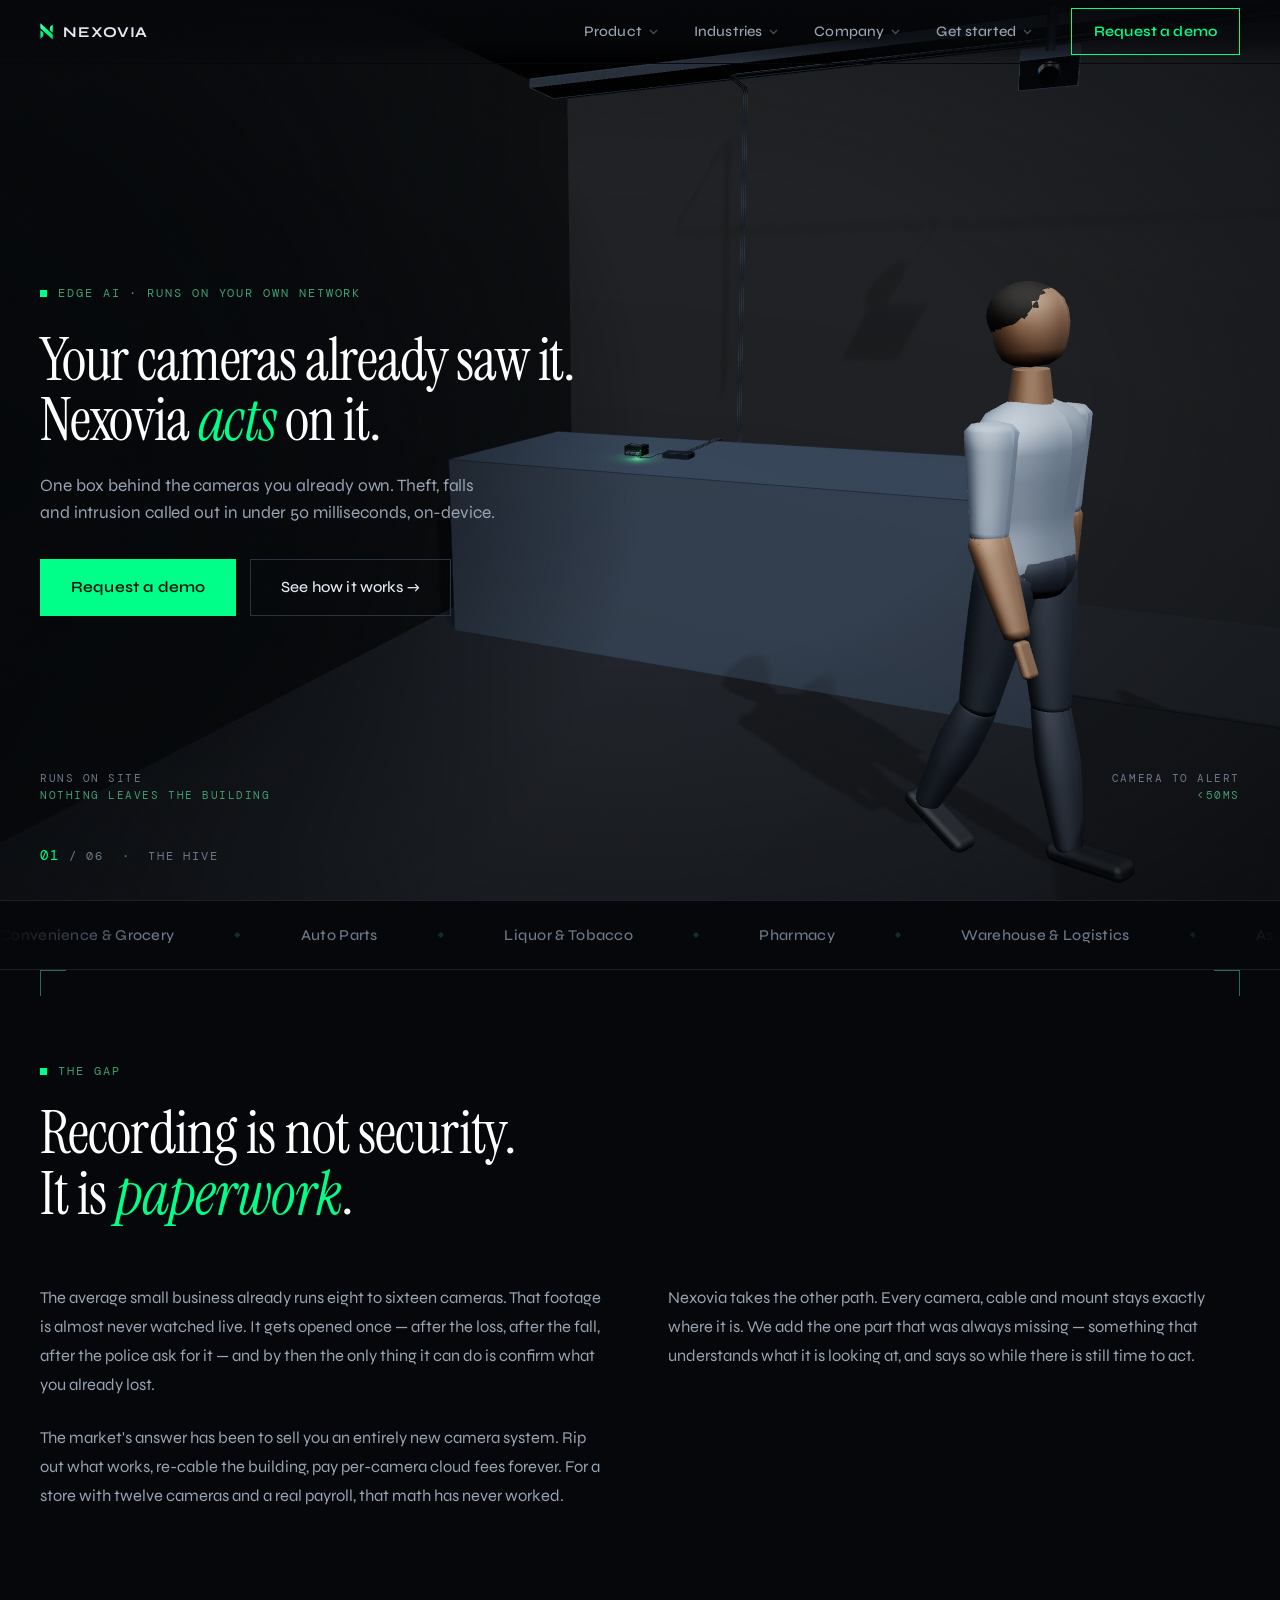
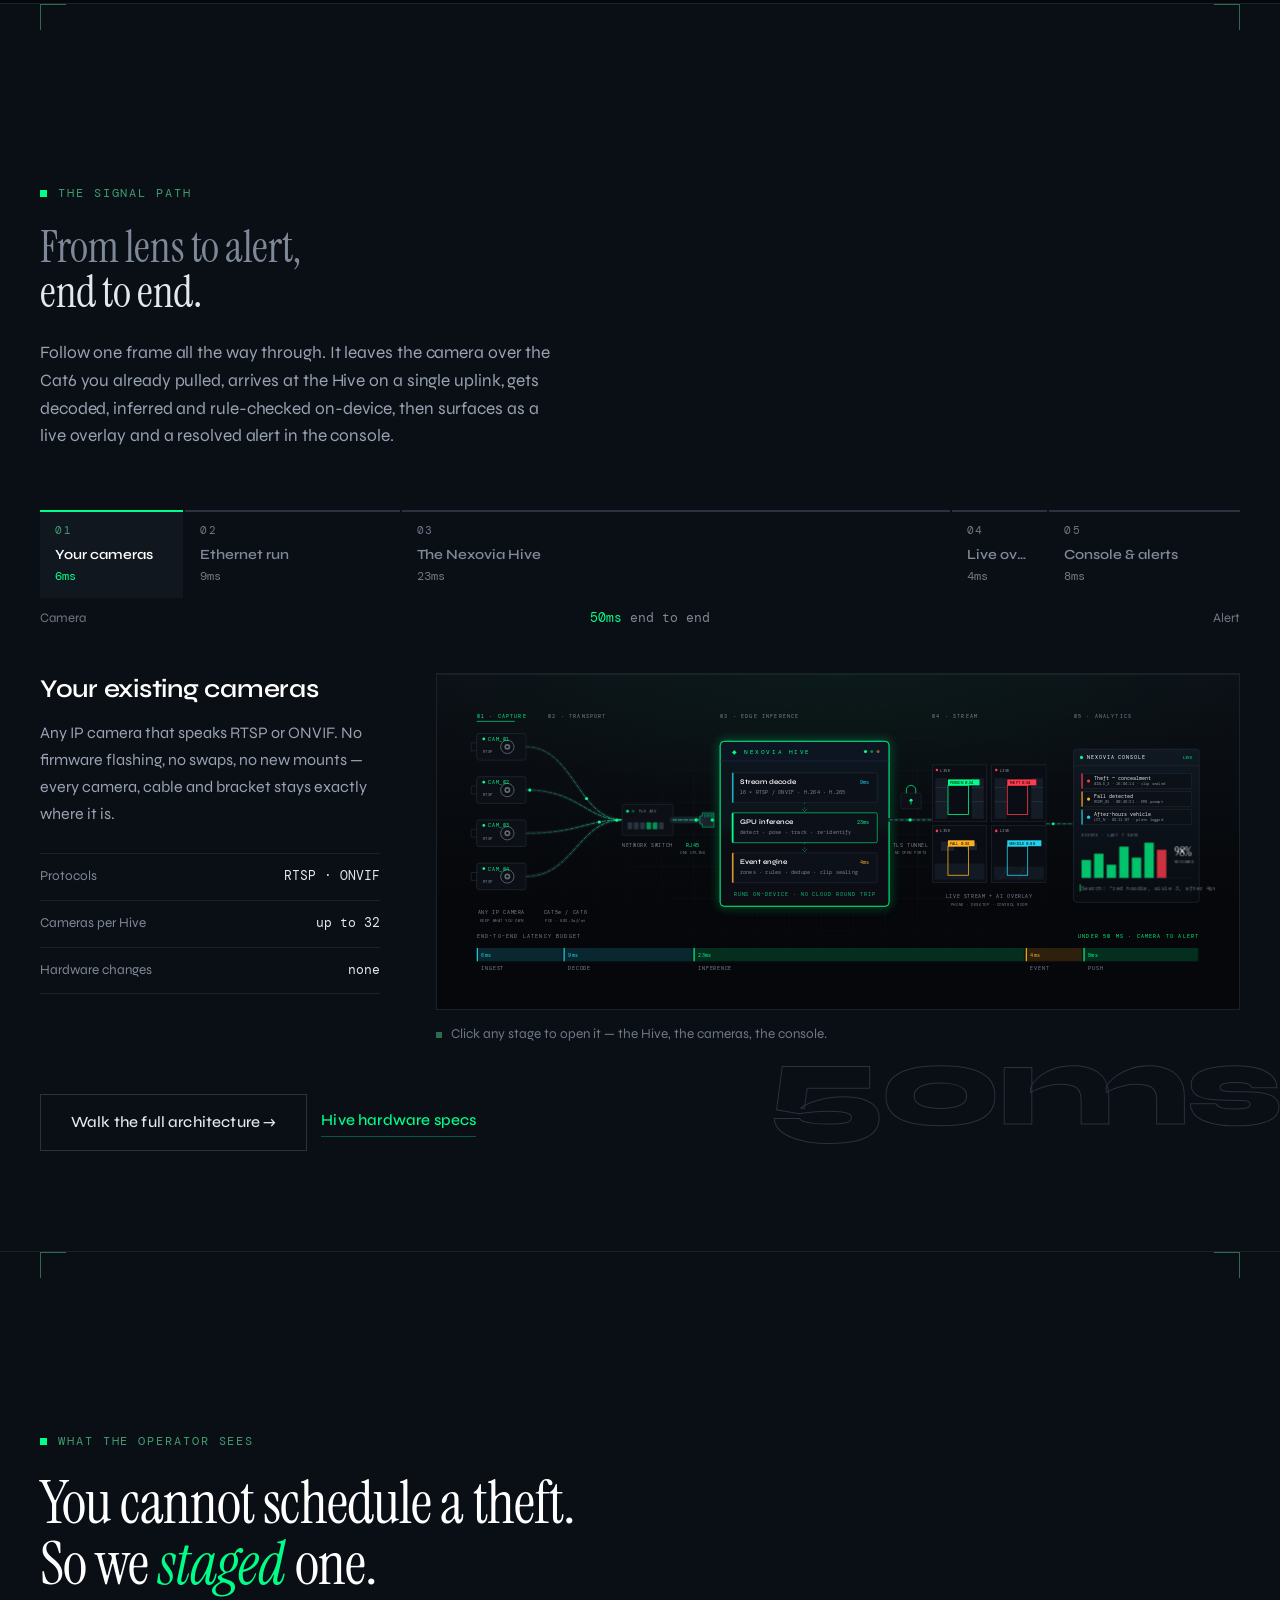
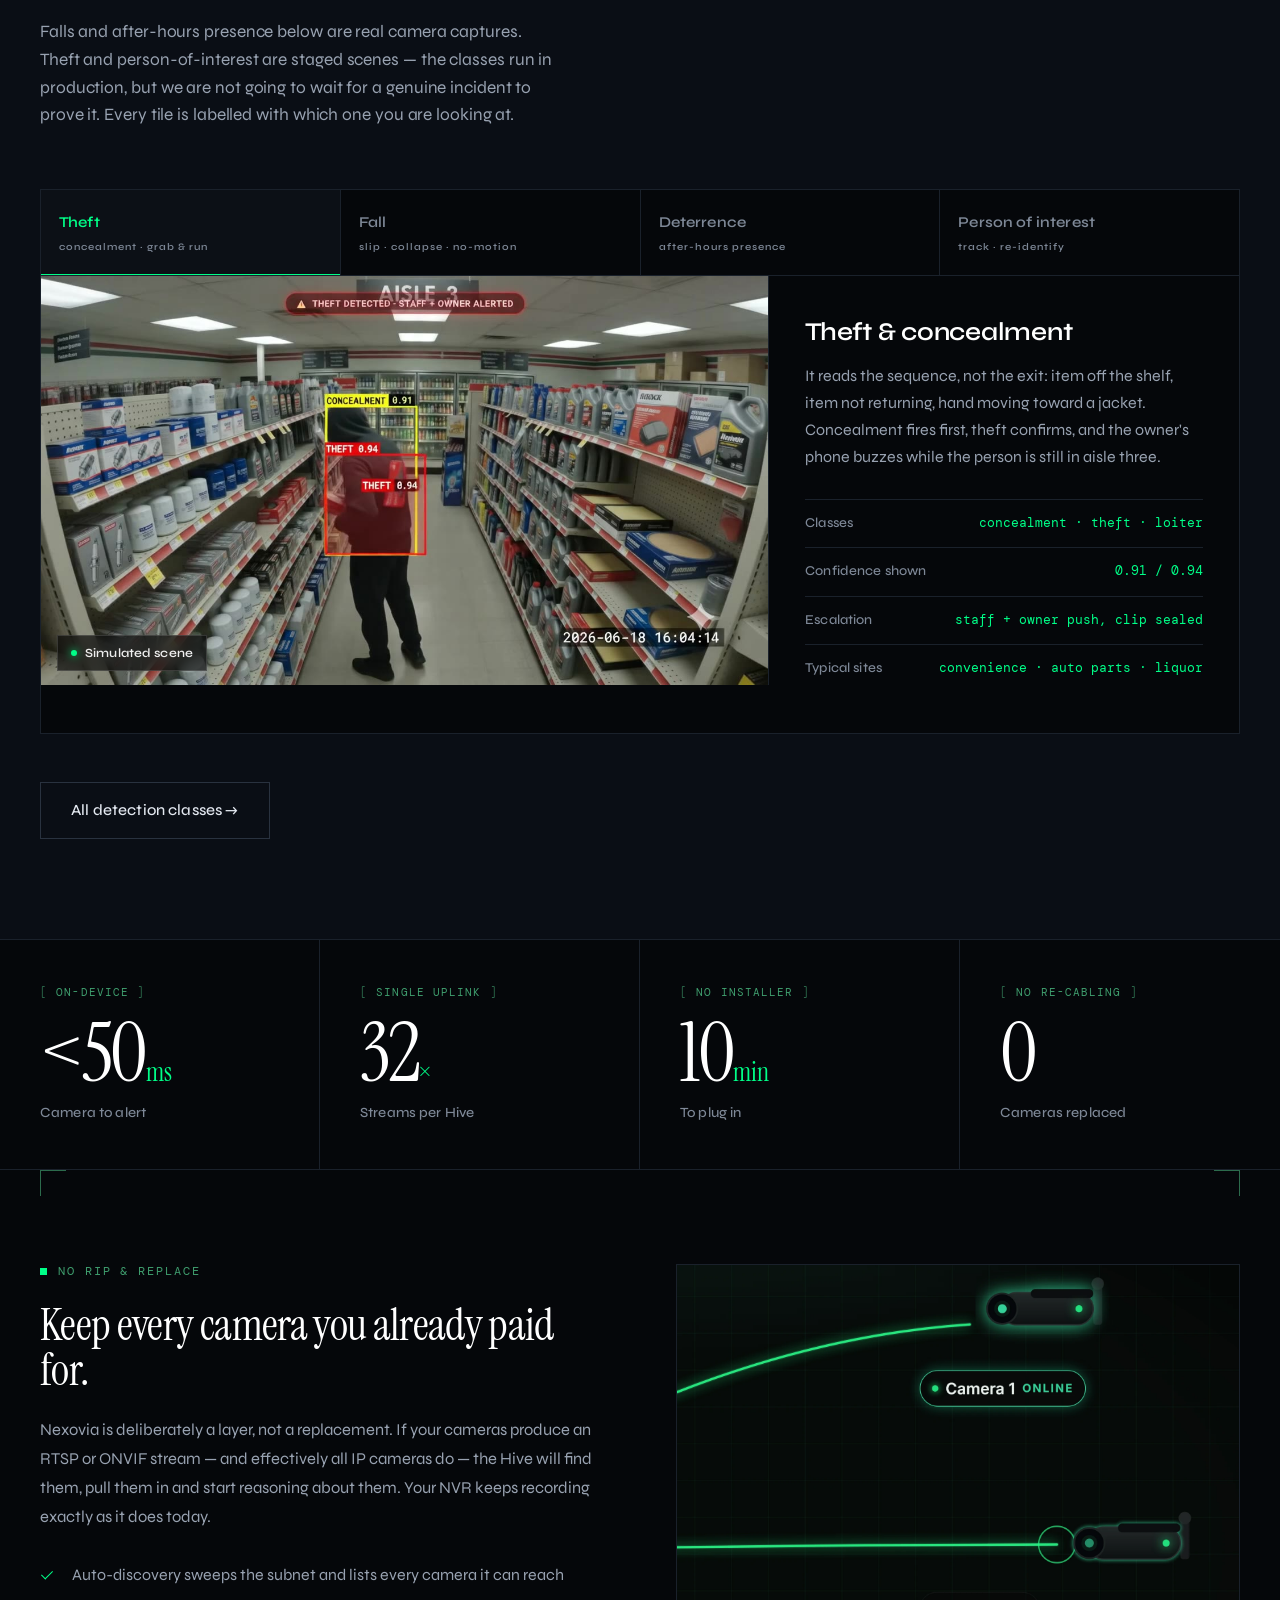
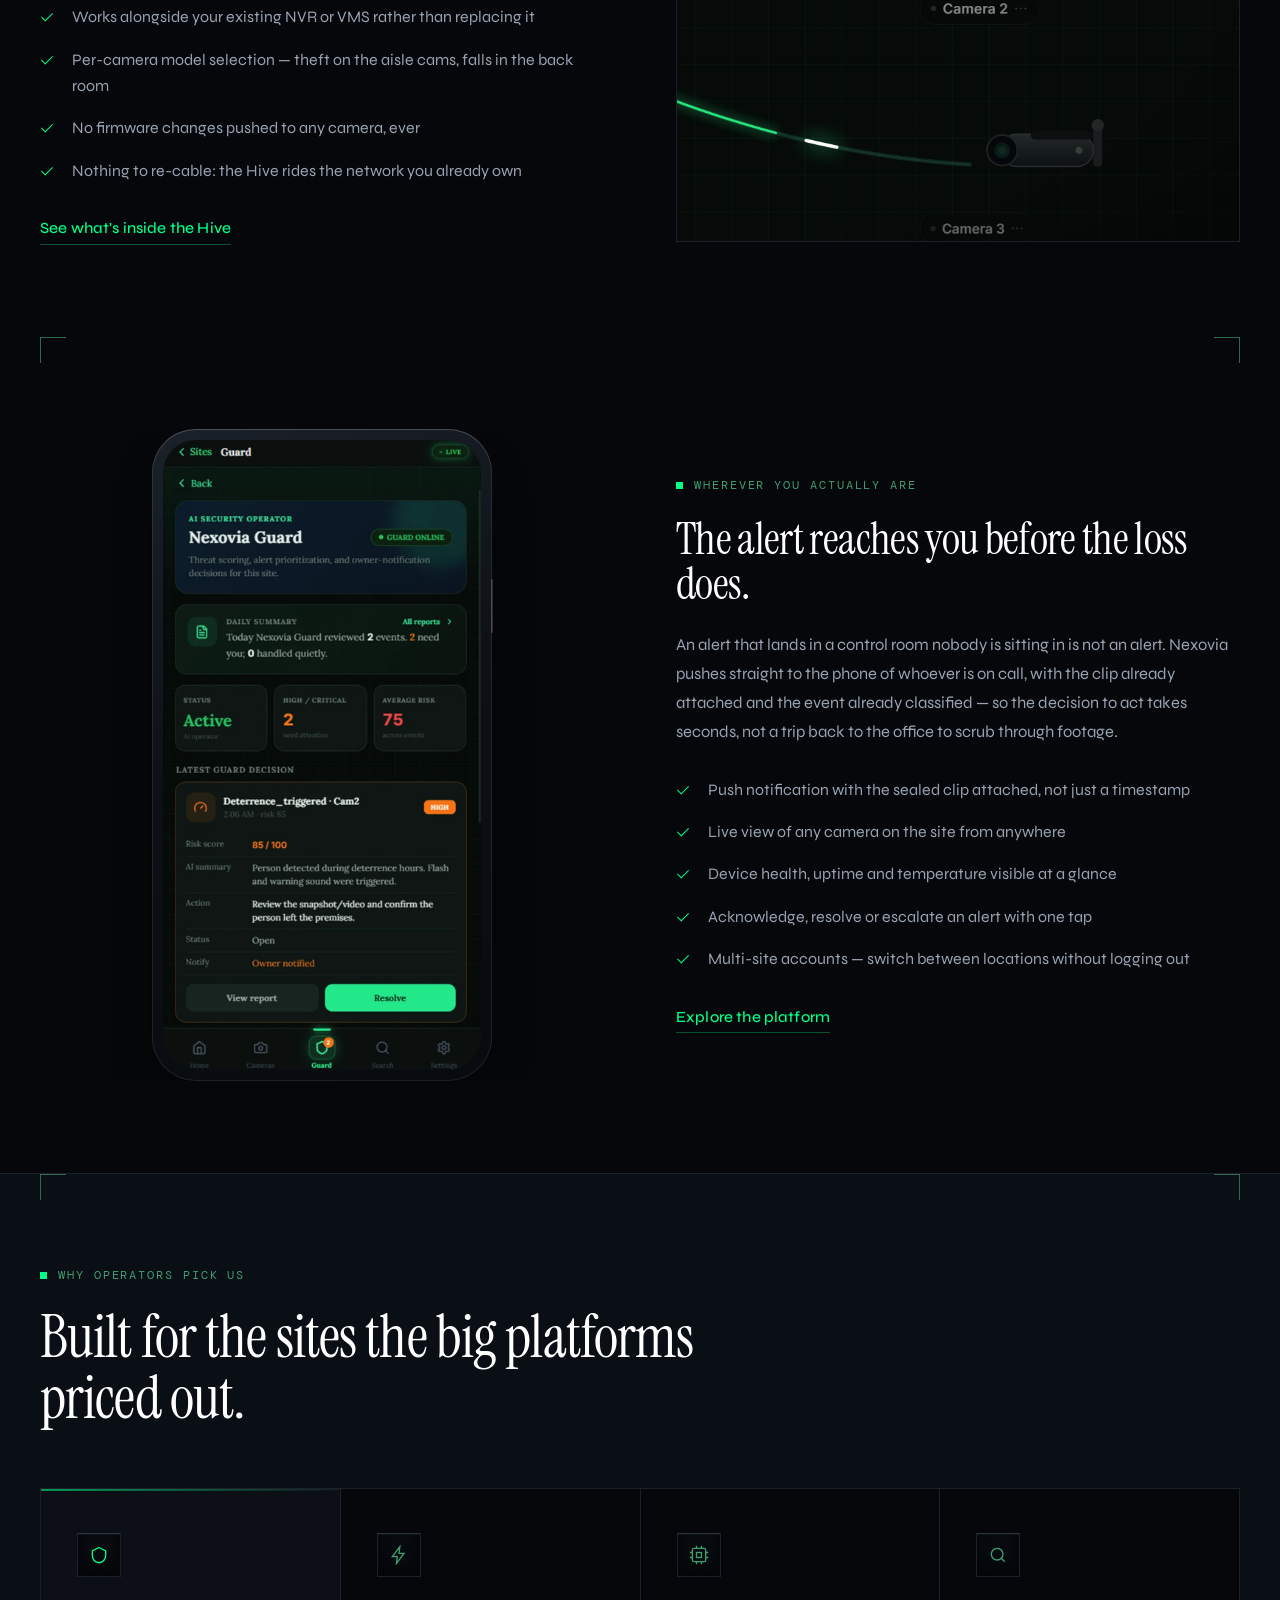
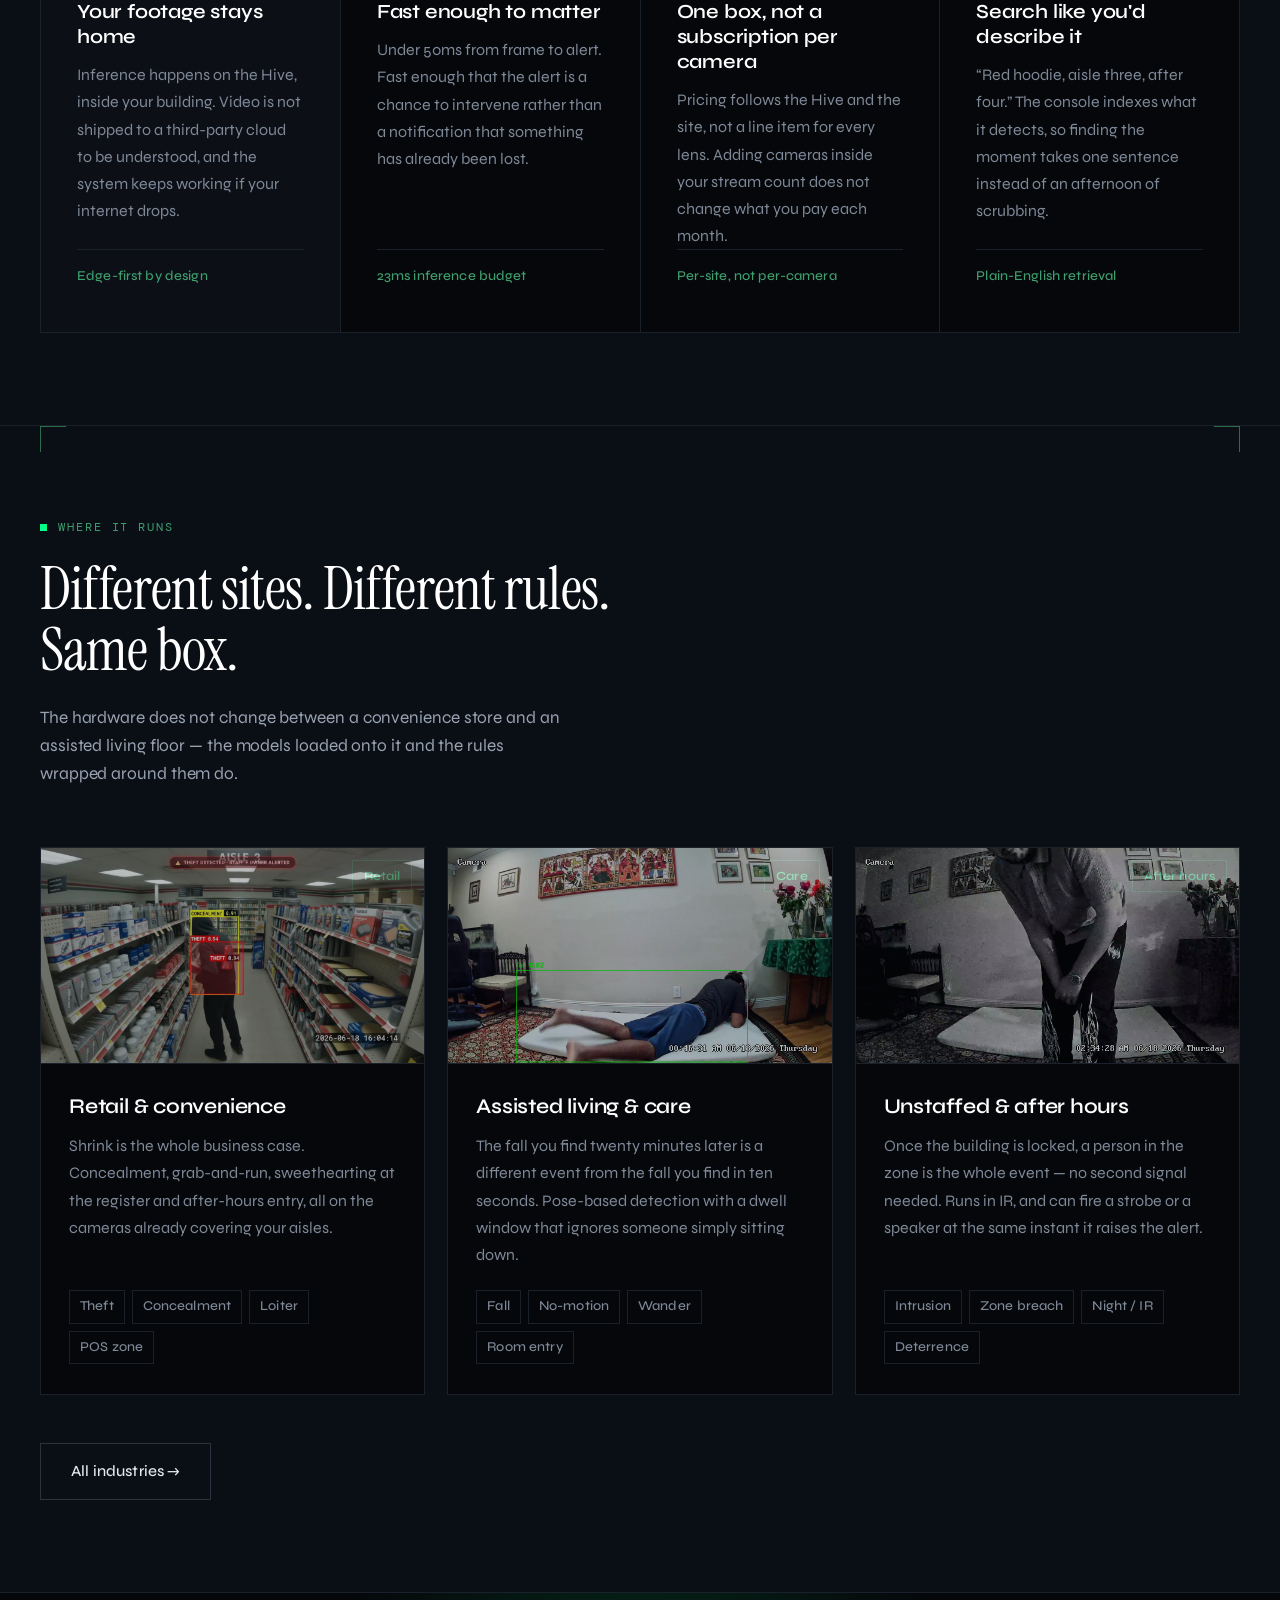
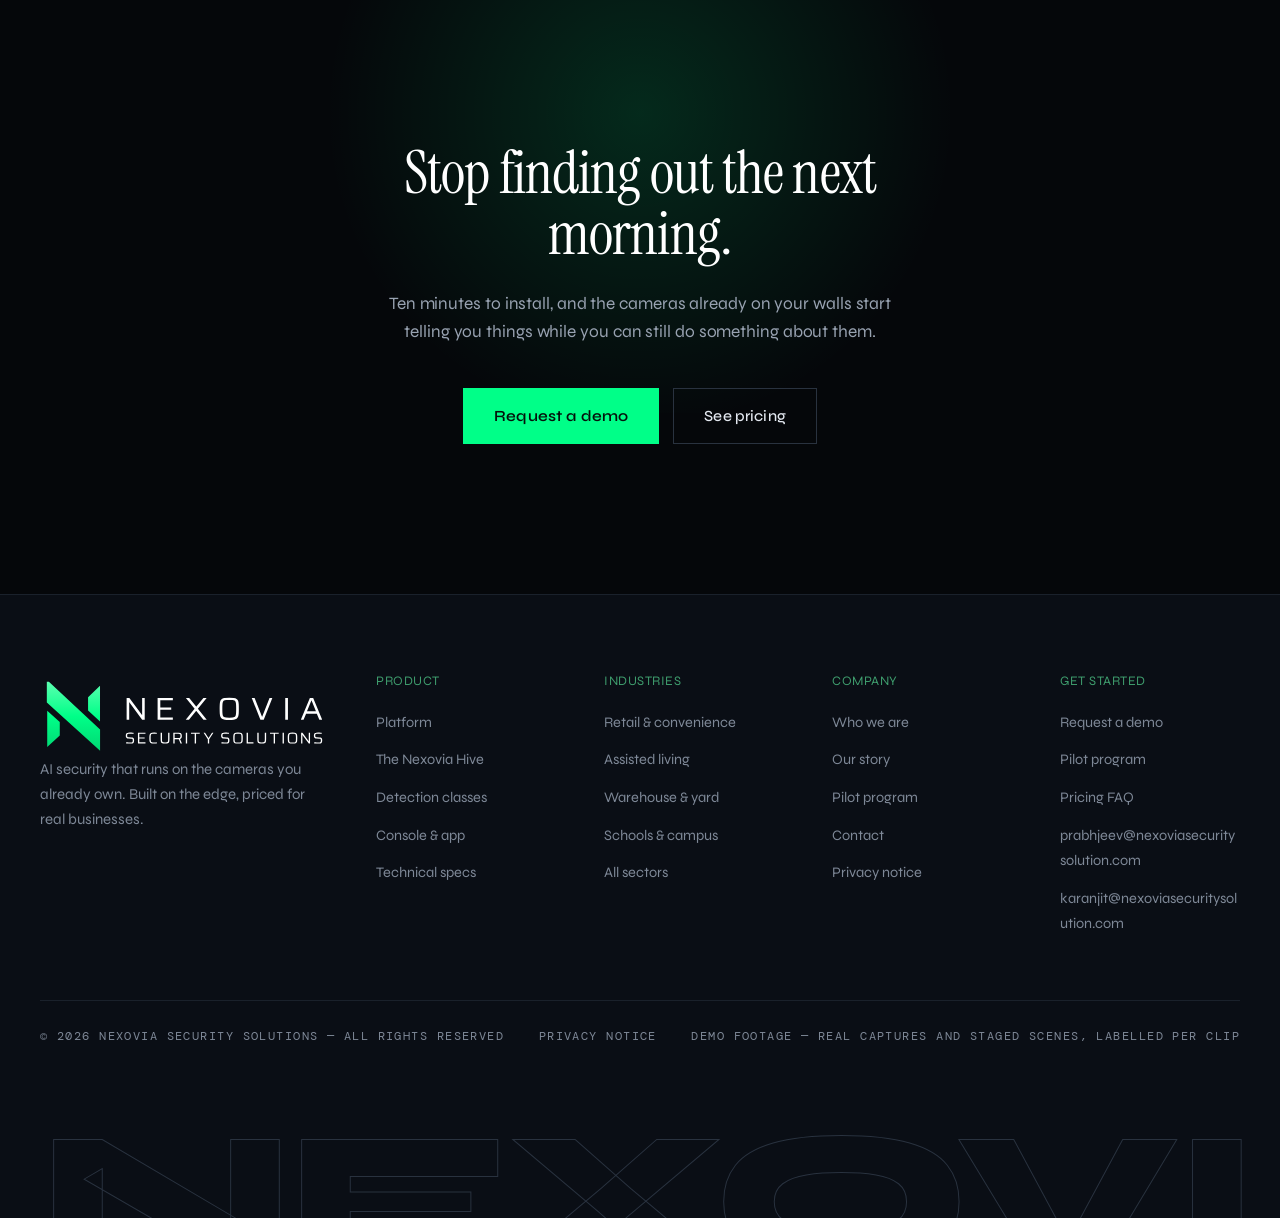
<file: index.html>
<!DOCTYPE html><!-- `class="dark"` switches global.css to its dark token block, so Watermelon
     components render on the brand's dark ground rather than shadcn's default
     light one. site.css still wins for --bg on the body, being unlayered. --><html lang="en" class="dark"><head><meta charset="utf-8"><meta name="viewport" content="width=device-width, initial-scale=1"><title>Nexovia — AI security that watches, understands, and acts</title><meta name="description" content="Nexovia turns the cameras you already own into an AI security operator. The Nexovia Hive plugs into your network over Ethernet and detects theft, falls and intrusion on-device in under 50ms."><!-- Icons resolve from the SITE ROOT, not /assets/img/. Crawlers request
         /favicon.ico directly and ignore these tags, so the root copy is the
         one that decides what Google prints beside the search result — it used
         to be Astro's scaffold logo. Keep the two in sync; see public/favicon.svg.

         .ico first and .svg second is deliberate: browsers that understand SVG
         take the later, richer declaration, and the rest fall back to the .ico. --><link rel="icon" href="/favicon.ico" sizes="32x32"><link rel="icon" href="/favicon.svg" type="image/svg+xml"><link rel="apple-touch-icon" href="/apple-touch-icon.png"><link rel="canonical" href="https://nexoviasecuritysolutions.com/"><!-- Social preview. Without these, pasting a link into WhatsApp, LinkedIn
         or Slack produced a bare URL with no title, no summary and no image —
         on a site whose whole job is to be shared with a prospect. --><meta property="og:type" content="website"><meta property="og:site_name" content="Nexovia Security Solutions"><meta property="og:title" content="Nexovia — AI security that watches, understands, and acts"><meta property="og:description" content="Nexovia turns the cameras you already own into an AI security operator. The Nexovia Hive plugs into your network over Ethernet and detects theft, falls and intrusion on-device in under 50ms."><meta property="og:url" content="https://nexoviasecuritysolutions.com/"><meta property="og:image" content="https://nexoviasecuritysolutions.com/assets/img/og-nexovia.jpg"><meta property="og:image:width" content="1200"><meta property="og:image:height" content="630"><meta property="og:image:alt" content="Nexovia — AI security for existing cameras. Plug in. Detect. Alert."><meta name="twitter:card" content="summary_large_image"><meta name="twitter:title" content="Nexovia — AI security that watches, understands, and acts"><meta name="twitter:description" content="Nexovia turns the cameras you already own into an AI security operator. The Nexovia Hive plugs into your network over Ethernet and detects theft, falls and intrusion on-device in under 50ms."><meta name="twitter:image" content="https://nexoviasecuritysolutions.com/assets/img/og-nexovia.jpg"><link rel="preconnect" href="https://fonts.googleapis.com"><link rel="preconnect" href="https://fonts.gstatic.com" crossorigin><link href="https://fonts.googleapis.com/css2?family=DM+Mono:wght@300;400;500&family=Instrument+Serif:ital@0;1&family=Syne:wght@400;500;600;700;800&display=swap" rel="stylesheet"><!-- must stay after the Tailwind entry above. ?v= is a build-time content
         hash — see assetVersion() in the frontmatter for why it has to be there. --><link rel="stylesheet" href="/assets/css/site.css?v=e04f79cdd3"><meta name="astro-view-transitions-enabled" content="true"><meta name="astro-view-transitions-fallback" content="animate"><script type="module" src="/_astro/ClientRouter.astro_astro_type_script_index_0_lang.Sx5bM3k1.js"></script><link rel="stylesheet" href="/_astro/Base.irPizhrA.css"><link rel="stylesheet" href="/_astro/index.B9IjTv2u.css"></head><body><!-- Cloudflare Scrape Shield rewrites every address AND every mailto href
         into a Cloudflare redirect link that only resolves once its
         decoder script runs. Any ad blocker or privacy extension blocks that
         script, and the visitor is left reading a bracketed placeholder with a
         dead link — which is what was happening on the contact page.

         email_off is Cloudflare’s documented opt-out and needs no dashboard
         access. It wraps the whole document deliberately: the nav builds its
         mailto links from a loop, so wrapping them individually cannot reach
         every one, and a future address would silently miss the treatment.

         Turning off Scrape Shield → Email Address Obfuscation in the
         Cloudflare dashboard would do the same thing globally. --><!--email_off--><header class="site-nav" data-open="false"><div class="site-nav-bar"><a class="site-nav-brand" href="/" data-astro-reload aria-label="Nexovia Security Solutions — home"><img class="site-nav-mark" src="/assets/img/nexovia-mark.svg" alt=""><span>NEXOVIA</span></a><nav class="site-nav-links" aria-label="Main"><div class="site-nav-group"><button type="button" class="site-nav-top">Product<svg class="site-nav-caret" width="9" height="6" viewBox="0 0 9 6" aria-hidden="true"><path d="M1 1l3.5 3.5L8 1" fill="none" stroke="currentColor" stroke-width="1.4"></path></svg></button><div class="site-nav-drop"><ul><li><a href="/platform">Platform</a></li><li><a href="/hive">The Nexovia Hive</a></li><li><a href="/capabilities">Detection classes</a></li><li><a href="/platform#console">Console &amp; app</a></li><li><a href="/hive#specs">Technical specs</a></li></ul></div></div><div class="site-nav-group"><button type="button" class="site-nav-top">Industries<svg class="site-nav-caret" width="9" height="6" viewBox="0 0 9 6" aria-hidden="true"><path d="M1 1l3.5 3.5L8 1" fill="none" stroke="currentColor" stroke-width="1.4"></path></svg></button><div class="site-nav-drop"><ul><li><a href="/industries#retail">Retail &amp; convenience</a></li><li><a href="/industries#care">Assisted living</a></li><li><a href="/industries#warehouse">Warehouse &amp; yard</a></li><li><a href="/industries#education">Schools &amp; campus</a></li><li><a href="/industries">All sectors</a></li></ul></div></div><div class="site-nav-group"><button type="button" class="site-nav-top">Company<svg class="site-nav-caret" width="9" height="6" viewBox="0 0 9 6" aria-hidden="true"><path d="M1 1l3.5 3.5L8 1" fill="none" stroke="currentColor" stroke-width="1.4"></path></svg></button><div class="site-nav-drop"><ul><li><a href="/about">Who we are</a></li><li><a href="/about#story">Our story</a></li><li><a href="/pilot">Pilot program</a></li><li><a href="/contact">Contact</a></li></ul></div></div><div class="site-nav-group"><button type="button" class="site-nav-top">Get started<svg class="site-nav-caret" width="9" height="6" viewBox="0 0 9 6" aria-hidden="true"><path d="M1 1l3.5 3.5L8 1" fill="none" stroke="currentColor" stroke-width="1.4"></path></svg></button><div class="site-nav-drop"><ul><li><a href="/contact">Request a demo</a></li><li><a href="/pilot">Pilot program</a></li><li><a href="/pricing#faq">Pricing FAQ</a></li><li><a href="mailto:prabhjeev@nexoviasecuritysolution.com">Email Prabhjeev</a></li><li><a href="mailto:karanjit@nexoviasecuritysolution.com">Email Karanjit</a></li></ul></div></div></nav><div class="site-nav-right"><a class="site-nav-cta" href="/contact">Request a demo</a><button type="button" class="site-nav-toggle" aria-expanded="false" aria-controls="site-nav-drawer"><span class="site-nav-burger" aria-hidden="true"><i></i><i></i><i></i></span><span class="site-nav-sr">Menu</span></button></div></div><div class="site-nav-drawer" id="site-nav-drawer" hidden><details class="site-nav-acc" name="site-nav-acc"><summary>Product<svg class="site-nav-caret" width="10" height="7" viewBox="0 0 9 6" aria-hidden="true"><path d="M1 1l3.5 3.5L8 1" fill="none" stroke="currentColor" stroke-width="1.4"></path></svg></summary><ul><li><a href="/platform">Platform</a></li><li><a href="/hive">The Nexovia Hive</a></li><li><a href="/capabilities">Detection classes</a></li><li><a href="/platform#console">Console &amp; app</a></li><li><a href="/hive#specs">Technical specs</a></li></ul></details><details class="site-nav-acc" name="site-nav-acc"><summary>Industries<svg class="site-nav-caret" width="10" height="7" viewBox="0 0 9 6" aria-hidden="true"><path d="M1 1l3.5 3.5L8 1" fill="none" stroke="currentColor" stroke-width="1.4"></path></svg></summary><ul><li><a href="/industries#retail">Retail &amp; convenience</a></li><li><a href="/industries#care">Assisted living</a></li><li><a href="/industries#warehouse">Warehouse &amp; yard</a></li><li><a href="/industries#education">Schools &amp; campus</a></li><li><a href="/industries">All sectors</a></li></ul></details><details class="site-nav-acc" name="site-nav-acc"><summary>Company<svg class="site-nav-caret" width="10" height="7" viewBox="0 0 9 6" aria-hidden="true"><path d="M1 1l3.5 3.5L8 1" fill="none" stroke="currentColor" stroke-width="1.4"></path></svg></summary><ul><li><a href="/about">Who we are</a></li><li><a href="/about#story">Our story</a></li><li><a href="/pilot">Pilot program</a></li><li><a href="/contact">Contact</a></li></ul></details><details class="site-nav-acc" name="site-nav-acc"><summary>Get started<svg class="site-nav-caret" width="10" height="7" viewBox="0 0 9 6" aria-hidden="true"><path d="M1 1l3.5 3.5L8 1" fill="none" stroke="currentColor" stroke-width="1.4"></path></svg></summary><ul><li><a href="/contact">Request a demo</a></li><li><a href="/pilot">Pilot program</a></li><li><a href="/pricing#faq">Pricing FAQ</a></li><li><a href="mailto:prabhjeev@nexoviasecuritysolution.com">Email Prabhjeev</a></li><li><a href="mailto:karanjit@nexoviasecuritysolution.com">Email Karanjit</a></li></ul></details><a class="site-nav-drawer-cta" href="/contact">Request a demo</a></div></header><script>
  /* Bound once to document, not to the button.

     <ClientRouter /> swaps the DOM on navigation, so a listener attached to the
     current button dies with it, and this inline script does not re-execute
     after a swap. Delegating to document survives both, and the __nxNav guard
     stops a second binding if this component is ever rendered twice. */
  (function () {
    if (window.__nxNav) return;
    window.__nxNav = true;

    /* A mouse click on a top-level item must not leave it focused: on any
       browser without :has() the dropdown would stay pinned open and a
       second one could be opened over it. Keyboard focus is untouched —
       this only fires for a real pointer press. */
    document.addEventListener('mouseup', function (e) {
      var top = e.target.closest && e.target.closest('.site-nav-top');
      if (top) top.blur();
    });

    var close = function () {
      document.querySelectorAll('.site-nav').forEach(function (nav) {
        nav.dataset.open = 'false';
        var d = nav.querySelector('.site-nav-drawer');
        var b = nav.querySelector('.site-nav-toggle');
        if (d) d.hidden = true;
        if (b) b.setAttribute('aria-expanded', 'false');
        nav.querySelectorAll('.site-nav-acc[open]').forEach(function (x) { x.open = false; });
      });
    };

    document.addEventListener('click', function (e) {
      var btn = e.target.closest ? e.target.closest('.site-nav-toggle') : null;
      if (btn) {
        var nav = btn.closest('.site-nav');
        var drawer = nav.querySelector('.site-nav-drawer');
        var open = nav.dataset.open !== 'true';
        nav.dataset.open = open ? 'true' : 'false';
        drawer.hidden = !open;
        btn.setAttribute('aria-expanded', open ? 'true' : 'false');
        return;
      }
      /* tapping a link inside the drawer should close it — on a same-page
         anchor there is no navigation to close it for us */
      if (e.target.closest && e.target.closest('.site-nav-drawer a')) close();
    });

    document.addEventListener('keydown', function (e) {
      if (e.key === 'Escape') close();
    });

    /* a client-side navigation renders a fresh, closed nav; reset the flag
       state on the new one so a stale open drawer never carries over */
    document.addEventListener('astro:page-load', close);

    /* Nav background on scroll. The nav is queried inside the handler rather
       than closed over: <ClientRouter /> swaps the header on navigation, so a
       captured reference goes stale after the first one. */
    var ticking = false;
    var setScrolled = function () {
      ticking = false;
      var on = window.scrollY > 12 ? 'true' : 'false';
      document.querySelectorAll('.site-nav').forEach(function (nav) {
        if (nav.dataset.scrolled !== on) nav.dataset.scrolled = on;
      });
    };
    window.addEventListener('scroll', function () {
      if (!ticking) { ticking = true; requestAnimationFrame(setScrolled); }
    }, { passive: true });
    document.addEventListener('astro:page-load', setScrolled);
    setScrolled();
  })();
</script><main class><section class="hero-rig"><div class="hero-sticky"><div class="hero-canvas" data-store-3d role="img" aria-label="3D cutaway of a shop floor: the Nexovia Hive and a PoE switch behind the counter, Cat6 running up to three ceiling cameras, with a fall in aisle 1 and a theft in aisle 2 flagged by detection boxes."><!-- The film's own key frame, captured at ?t=14.5 — the beat reduced
           motion parks on. It is the hero until the first frame renders, and
           it is the hero again if the WebGL context is refused or lost, which
           iOS does under memory pressure. Without it a failed context leaves
           an empty box where the hero should be. --><img class="hero-poster" src="/assets/img/nx_hero_poster.webp" alt="" aria-hidden="true" width="2645" height="1653" fetchpriority="high"></div><!-- Vignette. Its own element rather than a pseudo: .hero-canvas::after is
         already the chapter fade and .hero-over::before is the copy scrim. --><div class="hero-vig" aria-hidden="true"></div><div class="wrap wrap-wide hero-over"><div class="hero-copy"><div class="eyebrow hero-eyebrow">Edge AI · runs on your own network</div><h1 class="hero-h1">Your cameras already saw it.<br>Nexovia <em>acts</em> on it.</h1><p class="lede hero-lede">One box behind the cameras you already own. Theft, falls and intrusion called out in under 50 milliseconds, on-device.</p><div class="btn-row mt-32"><a href="/contact" class="btn btn-primary">Request a demo</a><a href="/platform" class="btn btn-ghost">See how it works →</a></div></div></div><div class="hero-chapter"><b data-ch-n>01</b> / 06 &nbsp;·&nbsp; <span data-ch-t>The Hive</span></div><!-- Guard Graph card. Mirrors the incident payload shape from the
         Hack26 pipeline: risk score, severity, summary, reasoning path,
         recommended actions, responder route. The numbers on it are
         illustrative, not query results. --><aside class="hero-app" data-app hidden><div class="hero-app-bar"><span class="hero-app-brand"><b>◆</b> Nexovia Guard</span><span data-app-cam>CAM_01 · 16:04:14</span></div><div class="hero-app-risk"><div class="hero-app-score"><span data-app-score>74</span><i>/100</i></div><div class="hero-app-sev" data-app-sev>HIGH</div></div><p class="hero-app-sum" data-app-sum></p><div class="hero-app-sec">Why it matters <i>— from the graph</i></div><ol class="hero-app-why" data-app-why></ol><!-- is-steps so the phone breakpoint can hide this header together with
           its list; without it the heading stayed above nothing. --><div class="hero-app-sec is-steps">Next steps</div><ol class="hero-app-steps" data-app-steps></ol><div class="hero-app-route"><span>Nearest responder</span><b data-app-route></b></div></aside><!-- Two marks, not four (Phase 7.1). The two dropped — "One shop floor /
         3 cameras · 1 Hive" and "[Cat6 you already have] / Switch → cameras" —
         narrated what the film already shows. These two make claims the film
         cannot: where the data stays, and how fast it moves. --><div class="hero-mark hero-m-bl">Runs on site<br><b>Nothing leaves the building</b></div><div class="hero-mark hero-m-br">Camera to alert<br><b>&lt;50ms</b></div></div></section><script type="module" src="/assets/js/store-3d.js"></script><script>
  /* The film runs on its own clock, so the only thing to wire is the
     chapter callback — the scene tells the panel where it is. Card copy
     mirrors the Guard Graph incident payload: risk score, severity,
     summary, reasoning path, recommended actions, responder route. */
  (function () {
    var stage = document.querySelector('[data-store-3d]');
    var sticky = document.querySelector('.hero-sticky');
    if (!stage || !sticky) return;

    var CH = [
      { n: '01', t: 'The Hive' },
      { n: '02', t: 'One uplink' },
      { n: '03', t: 'Your cameras' },
      { n: '04', t: 'The whole floor' },
      { n: '05', t: 'A fall in Aisle 1' },
      { n: '06', t: 'A possible theft in Aisle 2' }
    ];

    var CARDS = {
      4: {
        cam: 'CAM_01 · AISLE_1 · 16:03:58',
        score: 74, sev: 'HIGH',
        sum: 'Person down in Aisle 1 — no movement for eight seconds, no staff in the zone.',
        why: [
          'CAM_01 observes Aisle 1',
          'No movement 8s after the fall',
          'No staff member present in zone',
          'Detection confidence 93%'
        ],
        steps: [
          'Send the nearest staff member to Aisle 1',
          'Call the listed emergency contact',
          'Unlock the front door for paramedics',
          'Save the clip to the incident log'
        ],
        route: 'Staff A · Back Room → Main Aisle → Aisle 1 · ETA ~18s'
      },
      5: {
        cam: 'CAM_02 · AISLE_2 · 16:04:14',
        score: 87, sev: 'CRITICAL',
        sum: 'Possible theft near the spirits display in Aisle 2 — item concealed, subject moving toward the front door.',
        why: [
          'CAM_02 observes Aisle 2',
          'Aisle 2 contains spirits ($4,200)',
          '3 similar prior incidents in this zone',
          'Detection confidence 94%'
        ],
        steps: [
          'Lock the front door',
          'Call police or on-site security',
          'Send floor staff to Aisle 2',
          'Seal the clip to the evidence log'
        ],
        route: 'Staff B · Register → Main Aisle → Aisle 2 · ETA ~22s'
      }
    };

    var el = function (s) { return sticky.querySelector(s); };
    var app = el('[data-app]');
    var shown = -1;

    function paint(i) {
      el('[data-ch-n]').textContent = CH[i].n;
      el('[data-ch-t]').textContent = CH[i].t;
      sticky.classList.toggle('is-deep', i >= 4);

      var card = CARDS[i];
      if (!card) { app.hidden = true; shown = -1; return; }
      if (shown === i) return;
      shown = i;

      el('[data-app-cam]').textContent = card.cam;
      el('[data-app-score]').textContent = card.score;
      var sev = el('[data-app-sev]');
      sev.textContent = card.sev;
      sev.className = 'hero-app-sev sev-' + card.sev.toLowerCase();
      el('[data-app-sum]').textContent = card.sum;

      var fill = function (sel, rows) {
        var ul = el(sel);
        ul.innerHTML = '';
        rows.forEach(function (r, k) {
          var li = document.createElement('li');
          li.textContent = r;
          li.style.animationDelay = (0.12 + k * 0.09).toFixed(2) + 's';
          ul.appendChild(li);
        });
      };
      fill('[data-app-why]', card.why);
      fill('[data-app-steps]', card.steps);
      el('[data-app-route]').textContent = card.route;

      app.hidden = false;
      app.style.animation = 'none';
      void app.offsetWidth;
      app.style.animation = '';
    }

    stage.onChapter = paint;
    paint(0);
  })();
</script><div class="marquee"><div class="marquee-track"><span>Convenience &amp; Grocery</span><span>Auto Parts</span><span>Liquor &amp; Tobacco</span><span>Pharmacy</span><span>Warehouse &amp; Logistics</span><span>Assisted Living</span><span>Schools &amp; Campuses</span><span>Gas Stations</span><span>Self Storage</span><span>Convenience &amp; Grocery</span><span>Auto Parts</span><span>Liquor &amp; Tobacco</span><span>Pharmacy</span><span>Warehouse &amp; Logistics</span><span>Assisted Living</span><span>Schools &amp; Campuses</span><span>Gas Stations</span><span>Self Storage</span></div></div><section class="band"><div class="wrap"><div class="head-block rv"><div class="eyebrow">The gap</div><h2>Recording is not security.<br>It is <em>paperwork</em>.</h2></div><div class="two-col-text"><div class="rv"><p class="body-copy">The average small business already runs eight to sixteen cameras. That footage is almost never watched live. It gets opened once — after the loss, after the fall, after the police ask for it — and by then the only thing it can do is confirm what you already lost.</p><p class="body-copy mt-24">The market's answer has been to sell you an entirely new camera system. Rip out what works, re-cable the building, pay per-camera cloud fees forever. For a store with twelve cameras and a real payroll, that math has never worked.</p></div><div class="rv d1"><p class="body-copy">Nexovia takes the other path. Every camera, cable and mount stays exactly where it is. We add the one part that was always missing — something that understands what it is looking at, and says so while there is still time to act.</p></div></div></div></section><section class="path band-lg rule" id="signal-path"><div class="wrap wrap-wide"><div class="head-block rv"><div class="eyebrow">The signal path</div><h2 class="stack-h"><span>From lens to alert,</span>end to end.</h2><p class="lede mt-24">Follow one frame all the way through. It leaves the camera over the Cat6 you already pulled, arrives at the Hive on a single uplink, gets decoded, inferred and rule-checked on-device, then surfaces as a live overlay and a resolved alert in the console.</p></div><!-- The picker. role=tablist so arrow keys and screen readers get the
         right model for free; each segment controls its own panel. --><div class="path-pick rv" data-path><div class="path-bar" role="tablist" aria-label="Signal path stages"><button class="path-seg is-on" role="tab" aria-selected="true" aria-controls="leg-1" id="tab-1" style="--w:12%"><span class="path-n">01</span><span class="path-t">Your cameras</span><span class="path-ms">6ms</span></button><button class="path-seg" role="tab" aria-selected="false" aria-controls="leg-2" id="tab-2" tabindex="-1" style="--w:18%"><span class="path-n">02</span><span class="path-t">Ethernet run</span><span class="path-ms">9ms</span></button><button class="path-seg" role="tab" aria-selected="false" aria-controls="leg-3" id="tab-3" tabindex="-1" style="--w:46%"><span class="path-n">03</span><span class="path-t">The Nexovia Hive</span><span class="path-ms">23ms</span></button><button class="path-seg" role="tab" aria-selected="false" aria-controls="leg-4" id="tab-4" tabindex="-1" style="--w:8%"><span class="path-n">04</span><span class="path-t">Live overlay</span><span class="path-ms">4ms</span></button><button class="path-seg" role="tab" aria-selected="false" aria-controls="leg-5" id="tab-5" tabindex="-1" style="--w:16%"><span class="path-n">05</span><span class="path-t">Console &amp; alerts</span><span class="path-ms">8ms</span></button></div><div class="path-scale"><span>Camera</span><span class="path-total"><b>50ms</b> end to end</span><span>Alert</span></div><div class="path-body"><div class="path-copy"><div class="path-leg" role="tabpanel" id="leg-1" aria-labelledby="tab-1"><h3 class="h3">Your existing cameras</h3><p>Any IP camera that speaks RTSP or ONVIF. No firmware flashing, no swaps, no new mounts — every camera, cable and bracket stays exactly where it is.</p><dl class="path-spec"><div><dt>Protocols</dt><dd>RTSP · ONVIF</dd></div><div><dt>Cameras per Hive</dt><dd>up to 32</dd></div><div><dt>Hardware changes</dt><dd>none</dd></div></dl></div><div class="path-leg" role="tabpanel" id="leg-2" aria-labelledby="tab-2" hidden><h3 class="h3">The Ethernet run</h3><p>Streams travel the Cat5e/Cat6 already in your walls, through the PoE switch you already own, into a single uplink on the Hive.</p><dl class="path-spec"><div><dt>Cabling</dt><dd>Cat5e / Cat6</dd></div><div><dt>Power</dt><dd>802.3af / at</dd></div><div><dt>Uplinks to Hive</dt><dd>1×</dd></div></dl></div><div class="path-leg" role="tabpanel" id="leg-3" aria-labelledby="tab-3" hidden><h3 class="h3">The Nexovia Hive</h3><p>Decode, GPU inference and the event engine all run on the box. Video never has to leave the building, and there is no cloud round trip in the path.</p><dl class="path-spec"><div><dt>Decode</dt><dd>up to 32 × H.264 / H.265</dd></div><div><dt>Models</dt><dd>detect · pose · track · re-id</dd></div><div><dt>Inbound ports</dt><dd>0</dd></div></dl></div><div class="path-leg" role="tabpanel" id="leg-4" aria-labelledby="tab-4" hidden><h3 class="h3">Live view with overlay</h3><p>Every feed, annotated in real time — on a phone, a desktop, or a control-room wall. The boxes in the diagram are what the operator sees.</p><dl class="path-spec"><div><dt>Surfaces</dt><dd>phone · desktop · wall</dd></div><div><dt>Overlay</dt><dd>class + confidence</dd></div><div><dt>Tunnel</dt><dd>TLS, outbound only</dd></div></dl></div><div class="path-leg" role="tabpanel" id="leg-5" aria-labelledby="tab-5" hidden><h3 class="h3">Console &amp; alerts</h3><p>Sealed clips, plain-English search, and a push notification the second a rule trips — while the person is still in aisle three.</p><dl class="path-spec"><div><dt>Clip sealing</dt><dd>pre + post-roll, hashed</dd></div><div><dt>Search</dt><dd>plain English</dd></div><div><dt>Escalation</dt><dd>per event class</dd></div></dl></div></div><div class="path-art"><div class="flow-stage" data-wide-ok><div data-flow data-active="1"></div></div><p class="path-hint"><span class="path-hint-swipe">Swipe the diagram. </span>Click any stage to open it — the Hive, the cameras, the console.</p></div></div></div><!-- kept: the sum of the five legs, unlabelled, outline not fill --><p class="path-figure" aria-hidden="true">50ms</p><div class="btn-row mt-48 rv"><a href="/platform" class="btn btn-ghost">Walk the full architecture →</a><a href="/hive" class="btn btn-line"><span>Hive hardware specs</span></a></div></div></section><section class="band-lg rule" id="detections"><div class="wrap wrap-wide"><div class="head-block rv"><div class="eyebrow">What the operator sees</div><h2>You cannot schedule a theft.<br>So we <em>staged</em> one.</h2><p class="lede mt-24">Falls and after-hours presence below are real camera captures. Theft and person-of-interest are staged scenes — the classes run in production, but we are not going to wait for a genuine incident to prove it. Every tile is labelled with which one you are looking at.</p></div><div data-tabs class="rv"><div class="det-tabs" role="tablist" aria-label="Detection classes"><button class="det-tab" role="tab" aria-selected="true">Theft<i>concealment · grab &amp; run</i></button><button class="det-tab" role="tab" aria-selected="false">Fall<i>slip · collapse · no-motion</i></button><button class="det-tab" role="tab" aria-selected="false">Deterrence<i>after-hours presence</i></button><button class="det-tab" role="tab" aria-selected="false">Person of interest<i>track · re-identify</i></button></div><!-- THEFT --><div class="det-pane"><div class="det-stage"><div class="det-video"><video src="/assets/video/demo_theft_clean.mp4" poster="/assets/img/demo_theft_pic.jpg" muted loop playsinline preload="none" data-autoplay></video><span class="play-badge">Simulated scene</span></div><div class="det-panel"><h3>Theft &amp; concealment</h3><p>It reads the sequence, not the exit: item off the shelf, item not returning, hand moving toward a jacket. Concealment fires first, theft confirms, and the owner's phone buzzes while the person is still in aisle three.</p><ul class="det-meta"><li><span>Classes</span><b>concealment · theft · loiter</b></li><li><span>Confidence shown</span><b>0.91 / 0.94</b></li><li><span>Escalation</span><b>staff + owner push, clip sealed</b></li><li><span>Typical sites</span><b>convenience · auto parts · liquor</b></li></ul></div></div></div><!-- FALL --><div class="det-pane" hidden><div class="det-stage"><div class="det-video"><video src="/assets/video/demo_fall_trim.mp4" poster="/assets/img/demo_fall_pic.jpg" muted loop playsinline preload="none" data-autoplay></video><!-- The fall capture is the one clip whose box is NOT burned into the
                 export, so it is drawn over the video instead — which is what the
                 product does to a live feed anyway. data-at is the second the
                 detection lands; site.js snaps it on then and holds the last frame
                 so it does not flash past. Geometry is measured off the clip’s
                 final frame, not guessed. --><div class="ai-box" data-at="2.9" style="--l:24%; --t:53%; --w:55%; --h:44%" aria-hidden="true"><b>fall 0.92</b><i></i><i></i><i></i><i></i></div><span class="play-badge">Live model output</span></div><div class="det-panel"><h3>Fall &amp; medical event</h3><p>Pose keypoints, not a bounding box. A rapid drop, then a held horizontal pose with no recovery motion. A configurable dwell means someone sitting down never trips it.</p><ul class="det-meta"><li><span>Classes</span><b>fall · no-motion dwell</b></li><li><span>Confidence shown</span><b>0.92</b></li><li><span>Escalation</span><b>push + EMS prompt with clip</b></li><li><span>Typical sites</span><b>assisted living · warehouse · back-of-house</b></li></ul></div></div></div><!-- DETERRENCE --><div class="det-pane" hidden><div class="det-stage"><div class="det-video"><video src="/assets/video/demo_deterence_clean.mp4" poster="/assets/img/demo_deterence_upright_pic.jpg" muted loop playsinline preload="none" data-autoplay></video><span class="play-badge">Strobe fired · night capture</span></div><div class="det-panel"><h3>After-hours presence &amp; deterrence</h3><p>After hours the logic inverts: a person in the zone is the event, no second signal needed. Deterrence fires at the same instant as the alert — strobe, speaker, or straight to whoever is on call.</p><ul class="det-meta"><li><span>Classes</span><b>person · zone breach · schedule violation</b></li><li><span>Works in</span><b>IR / low-light night mode</b></li><li><span>Escalation</span><b>strobe · speaker · on-call push</b></li><li><span>Typical sites</span><b>storefront · yard · storage · dock</b></li></ul></div></div></div><!-- POI --><div class="det-pane" hidden><div class="det-stage"><div class="det-video"><img src="/assets/img/demo_poi_pic.jpg" alt="Nexovia tracking a person of interest across a retail aisle with a PERSON 0.92 detection box"><span class="play-badge">Simulated scene</span></div><div class="det-panel"><h3>Person of interest</h3><p>Flag a subject once and the Hive keeps hold of them across camera boundaries. Front door to back exit reads as one timeline, not six clips you stitch together yourself.</p><ul class="det-meta"><li><span>Classes</span><b>person · re-id · cross-camera track</b></li><li><span>Confidence shown</span><b>0.92</b></li><li><span>Output</span><b>single stitched timeline, exportable</b></li><li><span>Typical sites</span><b>multi-camera retail · campus · storage</b></li></ul></div></div></div></div><div class="btn-row mt-48 rv"><a href="/capabilities" class="btn btn-ghost">All detection classes →</a></div></div></section><div class="stats"><div class="stat rv"><span class="stat-q">On-device</span><div class="stat-n">&lt;<span data-count="50">50</span><i>ms</i></div><div class="stat-l">Camera to alert</div></div><div class="stat rv d1"><span class="stat-q">Single uplink</span><div class="stat-n"><span data-count="32">32</span><i>×</i></div><div class="stat-l">Streams per Hive</div></div><div class="stat rv d2"><span class="stat-q">No installer</span><div class="stat-n"><span data-count="10">10</span><i>min</i></div><div class="stat-l">To plug in</div></div><div class="stat rv d3"><span class="stat-q">No re-cabling</span><div class="stat-n"><span data-count="0">0</span></div><div class="stat-l">Cameras replaced</div></div></div><section class="band"><div class="wrap"><div class="split"><div class="split-body rv"><div class="eyebrow">No rip &amp; replace</div><h2>Keep every camera you already paid for.</h2><p class="body-copy mt-24">Nexovia is deliberately a layer, not a replacement. If your cameras produce an RTSP or ONVIF stream — and effectively all IP cameras do — the Hive will find them, pull them in and start reasoning about them. Your NVR keeps recording exactly as it does today.</p><ul class="check-list"><li>Auto-discovery sweeps the subnet and lists every camera it can reach</li><li>Works alongside your existing NVR or VMS rather than replacing it</li><li>Per-camera model selection — theft on the aisle cams, falls in the back room</li><li>No firmware changes pushed to any camera, ever</li><li>Nothing to re-cable: the Hive rides the network you already own</li></ul><a href="/hive" class="btn btn-line mt-32"><span>See what's inside the Hive</span></a></div><div class="split-media rv d1"><img src="/assets/img/nx_cameras.webp" alt="The Nexovia console listing discovered cameras and their online status"></div></div></div></section><section class="band"><div class="wrap"><div class="split flip"><div class="split-body rv d1"><div class="eyebrow">Wherever you actually are</div><h2>The alert reaches you before the loss does.</h2><p class="body-copy mt-24">An alert that lands in a control room nobody is sitting in is not an alert. Nexovia pushes straight to the phone of whoever is on call, with the clip already attached and the event already classified — so the decision to act takes seconds, not a trip back to the office to scrub through footage.</p><ul class="check-list"><li>Push notification with the sealed clip attached, not just a timestamp</li><li>Live view of any camera on the site from anywhere</li><li>Device health, uptime and temperature visible at a glance</li><li>Acknowledge, resolve or escalate an alert with one tap</li><li>Multi-site accounts — switch between locations without logging out</li></ul><a href="/platform" class="btn btn-line mt-32"><span>Explore the platform</span></a></div><div class="split-media rv" style="border:none;background:none"><!-- Real capture from the app, not a render. Replaced nx_mobile.webp
             (simulated) 2026-08-19. --><div class="phone-frame"><img src="/assets/img/nx_app_guard.webp" width="861" height="1705" loading="lazy" alt="The Nexovia app on a phone — Guard online, today's summary reading two events reviewed and two needing attention, with the latest decision at risk 85 and the owner already notified"></div></div></div></div></section><section class="band rule"><div class="wrap wrap-wide"><div class="head-block rv"><div class="eyebrow">Why operators pick us</div><h2>Built for the sites the big platforms priced out.</h2></div><div class="grid g4"><div class="cell rv"><div class="cell-icon"><svg viewBox="0 0 24 24" fill="none" stroke="currentColor" stroke-width="1.6"><path d="M12 3l8 4v5c0 5-3.4 8.4-8 9.5C7.4 20.4 4 17 4 12V7l8-4z"></path></svg></div><h3>Your footage stays home</h3><p>Inference happens on the Hive, inside your building. Video is not shipped to a third-party cloud to be understood, and the system keeps working if your internet drops.</p><div class="cell-foot">Edge-first by design</div></div><div class="cell rv d1"><div class="cell-icon"><svg viewBox="0 0 24 24" fill="none" stroke="currentColor" stroke-width="1.6"><path d="M13 2L4 14h6l-1 8 9-12h-6l1-8z"></path></svg></div><h3>Fast enough to matter</h3><p>Under 50ms from frame to alert. Fast enough that the alert is a chance to intervene rather than a notification that something has already been lost.</p><div class="cell-foot">23ms inference budget</div></div><div class="cell rv d2"><div class="cell-icon"><svg viewBox="0 0 24 24" fill="none" stroke="currentColor" stroke-width="1.6"><rect x="4" y="4" width="16" height="16" rx="2"></rect><rect x="9" y="9" width="6" height="6"></rect><path d="M9 1v3M15 1v3M9 20v3M15 20v3M1 9h3M1 15h3M20 9h3M20 15h3"></path></svg></div><h3>One box, not a subscription per camera</h3><p>Pricing follows the Hive and the site, not a line item for every lens. Adding cameras inside your stream count does not change what you pay each month.</p><div class="cell-foot">Per-site, not per-camera</div></div><div class="cell rv d3"><div class="cell-icon"><svg viewBox="0 0 24 24" fill="none" stroke="currentColor" stroke-width="1.6"><circle cx="11" cy="11" r="7"></circle><path d="M20 20l-4.3-4.3"></path></svg></div><h3>Search like you'd describe it</h3><p>“Red hoodie, aisle three, after four.” The console indexes what it detects, so finding the moment takes one sentence instead of an afternoon of scrubbing.</p><div class="cell-foot">Plain-English retrieval</div></div></div></div></section><section class="band rule"><div class="wrap wrap-wide"><div class="head-block rv"><div class="eyebrow">Where it runs</div><h2>Different sites. Different rules.<br>Same box.</h2><p class="lede mt-24">The hardware does not change between a convenience store and an assisted living floor — the models loaded onto it and the rules wrapped around them do.</p></div><div class="grid g3" style="background:transparent;border:none;gap:22px"><article class="ind-card rv"><div class="ind-visual"><span class="chip">Retail</span><img src="/assets/img/demo_theft_pic.jpg" alt="Theft detection in a retail aisle"></div><div class="ind-body"><h3>Retail &amp; convenience</h3><p>Shrink is the whole business case. Concealment, grab-and-run, sweethearting at the register and after-hours entry, all on the cameras already covering your aisles.</p><div class="chips"><span>Theft</span><span>Concealment</span><span>Loiter</span><span>POS zone</span></div></div></article><article class="ind-card rv d1"><div class="ind-visual"><span class="chip">Care</span><img src="/assets/img/demo_fall_pic.jpg" alt="Fall detection in a residential room"></div><div class="ind-body"><h3>Assisted living &amp; care</h3><p>The fall you find twenty minutes later is a different event from the fall you find in ten seconds. Pose-based detection with a dwell window that ignores someone simply sitting down.</p><div class="chips"><span>Fall</span><span>No-motion</span><span>Wander</span><span>Room entry</span></div></div></article><article class="ind-card rv d2"><div class="ind-visual"><span class="chip">After hours</span><img src="/assets/img/demo_deterence_pic.jpg" alt="Nexovia detecting a person inside a protected zone at night, in infrared"></div><div class="ind-body"><h3>Unstaffed &amp; after hours</h3><p>Once the building is locked, a person in the zone is the whole event — no second signal needed. Runs in IR, and can fire a strobe or a speaker at the same instant it raises the alert.</p><div class="chips"><span>Intrusion</span><span>Zone breach</span><span>Night / IR</span><span>Deterrence</span></div></div></article></div><div class="btn-row mt-48 rv"><a href="/industries" class="btn btn-ghost">All industries →</a></div></div></section><section class="cta-band"><div class="wrap"><h2 class="rv">Stop finding out the next morning.</h2><p class="lede rv d1">Ten minutes to install, and the cameras already on your walls start telling you things while you can still do something about them.</p><div class="btn-row rv d2" style="justify-content:center"><a href="/contact" class="btn btn-primary">Request a demo</a><a href="/pricing" class="btn btn-ghost">See pricing</a></div></div></section></main><footer class="foot"><div class="wrap wrap-wide"><div class="foot-grid"><div class="foot-brand"><a href="/" data-astro-reload class="brand" aria-label="Nexovia Security Solutions — home"><img class="brand-logo" src="/assets/img/nexovia-logo.svg" alt=""></a><p>AI security that runs on the cameras you already own. Built on the edge, priced for real businesses.</p></div><div class="foot-col"><h2>Product</h2><ul><li><a href="/platform">Platform</a></li><li><a href="/hive">The Nexovia Hive</a></li><li><a href="/capabilities">Detection classes</a></li><li><a href="/platform#console">Console &amp; app</a></li><li><a href="/hive#specs">Technical specs</a></li></ul></div><div class="foot-col"><h2>Industries</h2><ul><li><a href="/industries#retail">Retail &amp; convenience</a></li><li><a href="/industries#care">Assisted living</a></li><li><a href="/industries#warehouse">Warehouse &amp; yard</a></li><li><a href="/industries#education">Schools &amp; campus</a></li><li><a href="/industries">All sectors</a></li></ul></div><div class="foot-col"><h2>Company</h2><ul><li><a href="/about">Who we are</a></li><li><a href="/about#story">Our story</a></li><li><a href="/pilot">Pilot program</a></li><li><a href="/contact">Contact</a></li><li><a href="/privacy">Privacy notice</a></li></ul></div><div class="foot-col"><h2>Get started</h2><ul><li><a href="/contact">Request a demo</a></li><li><a href="/pilot">Pilot program</a></li><li><a href="/pricing#faq">Pricing FAQ</a></li><li><a href="mailto:prabhjeev@nexoviasecuritysolution.com">prabhjeev@nexoviasecuritysolution.com</a></li><li><a href="mailto:karanjit@nexoviasecuritysolution.com">karanjit@nexoviasecuritysolution.com</a></li></ul></div></div><!-- CalOPPA (Cal. Bus. & Prof. Code § 22575) wants the privacy link
             conspicuous and wants the word "Privacy" in the link text itself,
             so it sits in the bottom bar as well as the Company column. --><div class="foot-bar"><span>© 2026 NEXOVIA SECURITY SOLUTIONS — ALL RIGHTS RESERVED</span><span><a href="/privacy">PRIVACY NOTICE</a></span><span>DEMO FOOTAGE — REAL CAPTURES AND STAGED SCENES, LABELLED PER CLIP</span></div><div class="foot-word" aria-hidden="true">NEXOVIA</div></div></footer><!-- Legacy behaviour scripts, re-run on every client-side navigation.

         site.js is not optional: 149 of its 165 lines drive scroll reveals, the
         detection tabs, autoplay video, counters, the pricing FAQ, the clock and
         the contact form. Dropping it during the port left `.rv { opacity: 0 }`
         without its `.in` class and every revealed block on every page was
         invisible — 35 of 35 on the homepage, measured.

         `<ClientRouter />` swaps the DOM instead of reloading, and inline
         scripts inserted that way never execute. Left alone, site.js would run
         on the first page and never again: reveals, tabs, the FAQ and the form
         would all die the moment you clicked a nav link.

         Re-executing is safe here because all three are element-guarded, and
         because site.js's only window-level listener sits inside `if (nav)`
         where `.nav` is the OLD nav — an element that no longer exists — so
         nothing accumulates across navigations. The previous tags are removed
         each time so the DOM does not collect dead <script> nodes. --><script>(function(){const nxSrc = ["/assets/js/site.js?v=b98429ea2c","/assets/js/flow.js?v=64d377e8a0","/assets/js/hive-explode.js?v=ef043cd744"];

      (function () {
        /* content-hashed at build time, same reason as the stylesheet above */
        var SRC = nxSrc;
        document.addEventListener('astro:page-load', function () {
          document.querySelectorAll('script[data-nx-behaviour]').forEach(function (s) { s.remove(); });
          SRC.forEach(function (src) {
            var s = document.createElement('script');
            s.src = src;
            s.async = false;                 /* preserve order */
            s.setAttribute('data-nx-behaviour', '');
            document.body.appendChild(s);
          });
        });
      })();
    })();</script><!--/email_off--></body></html>
</file>
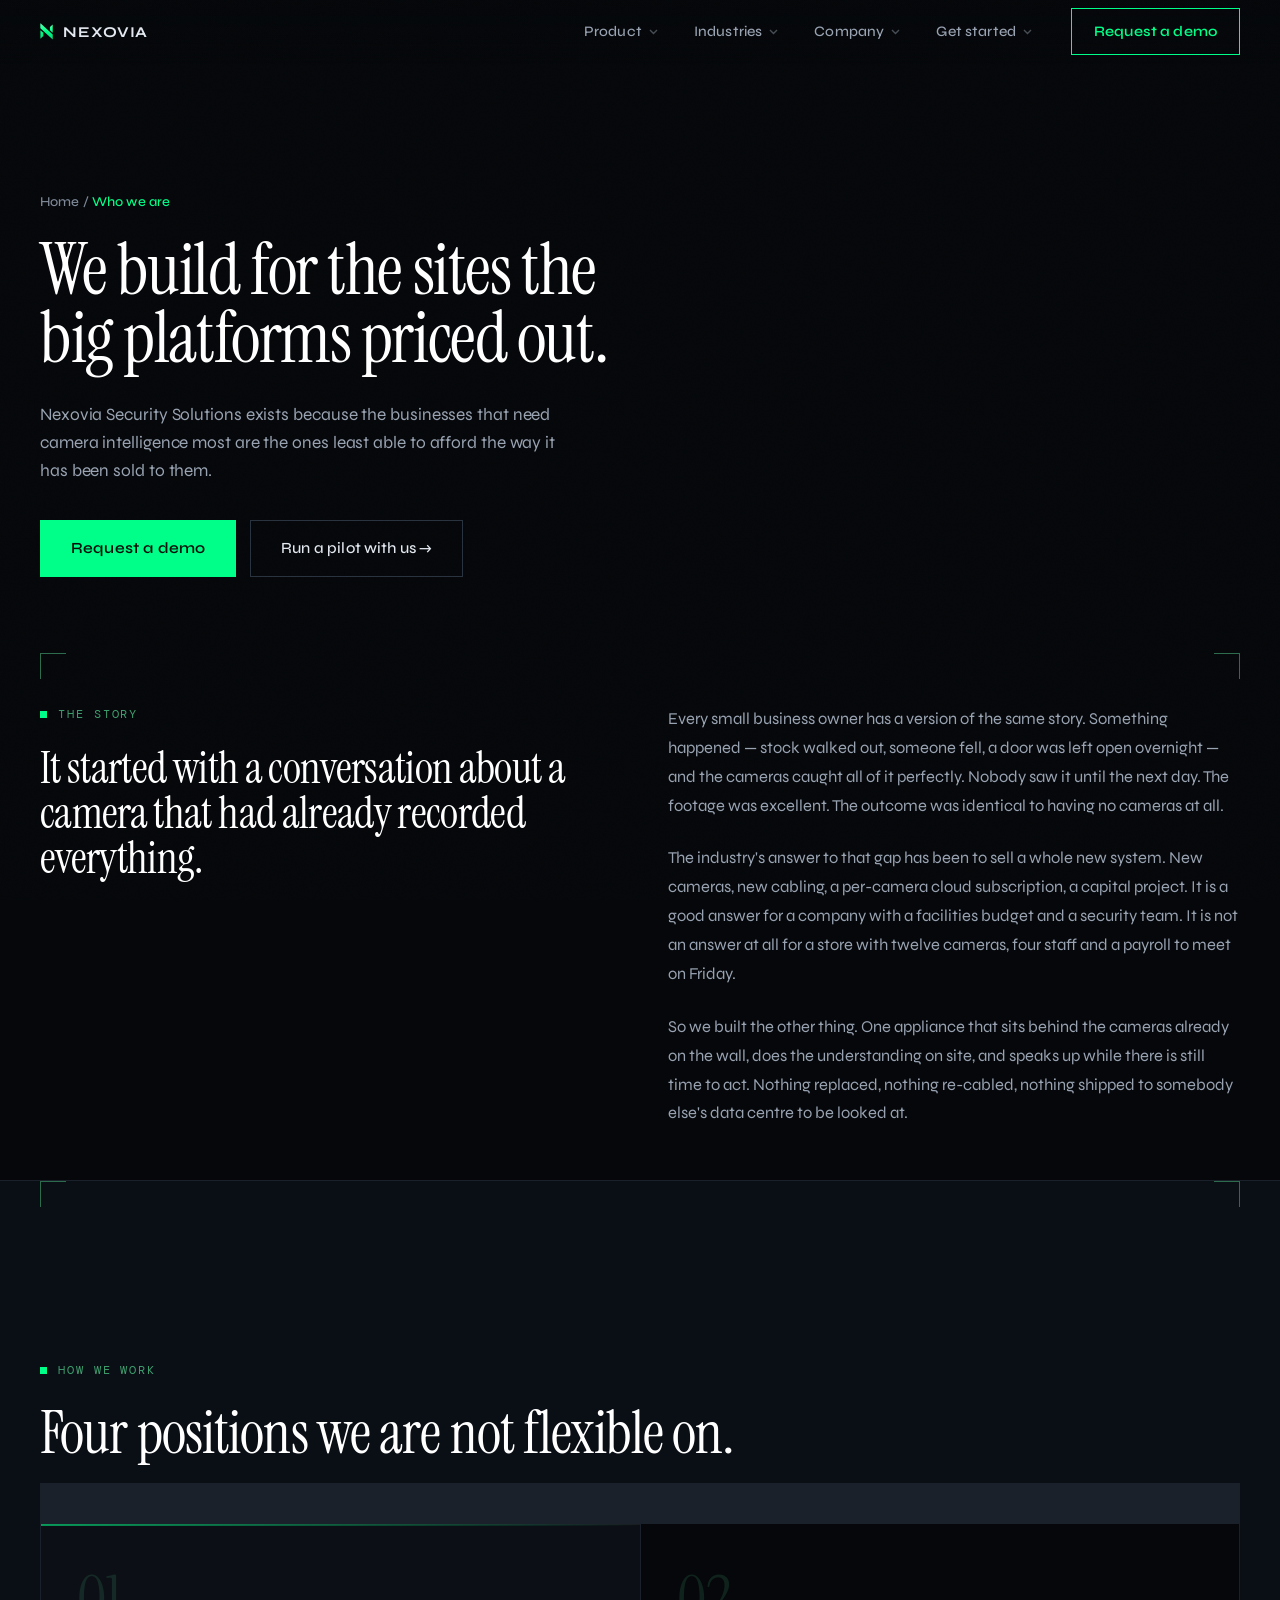
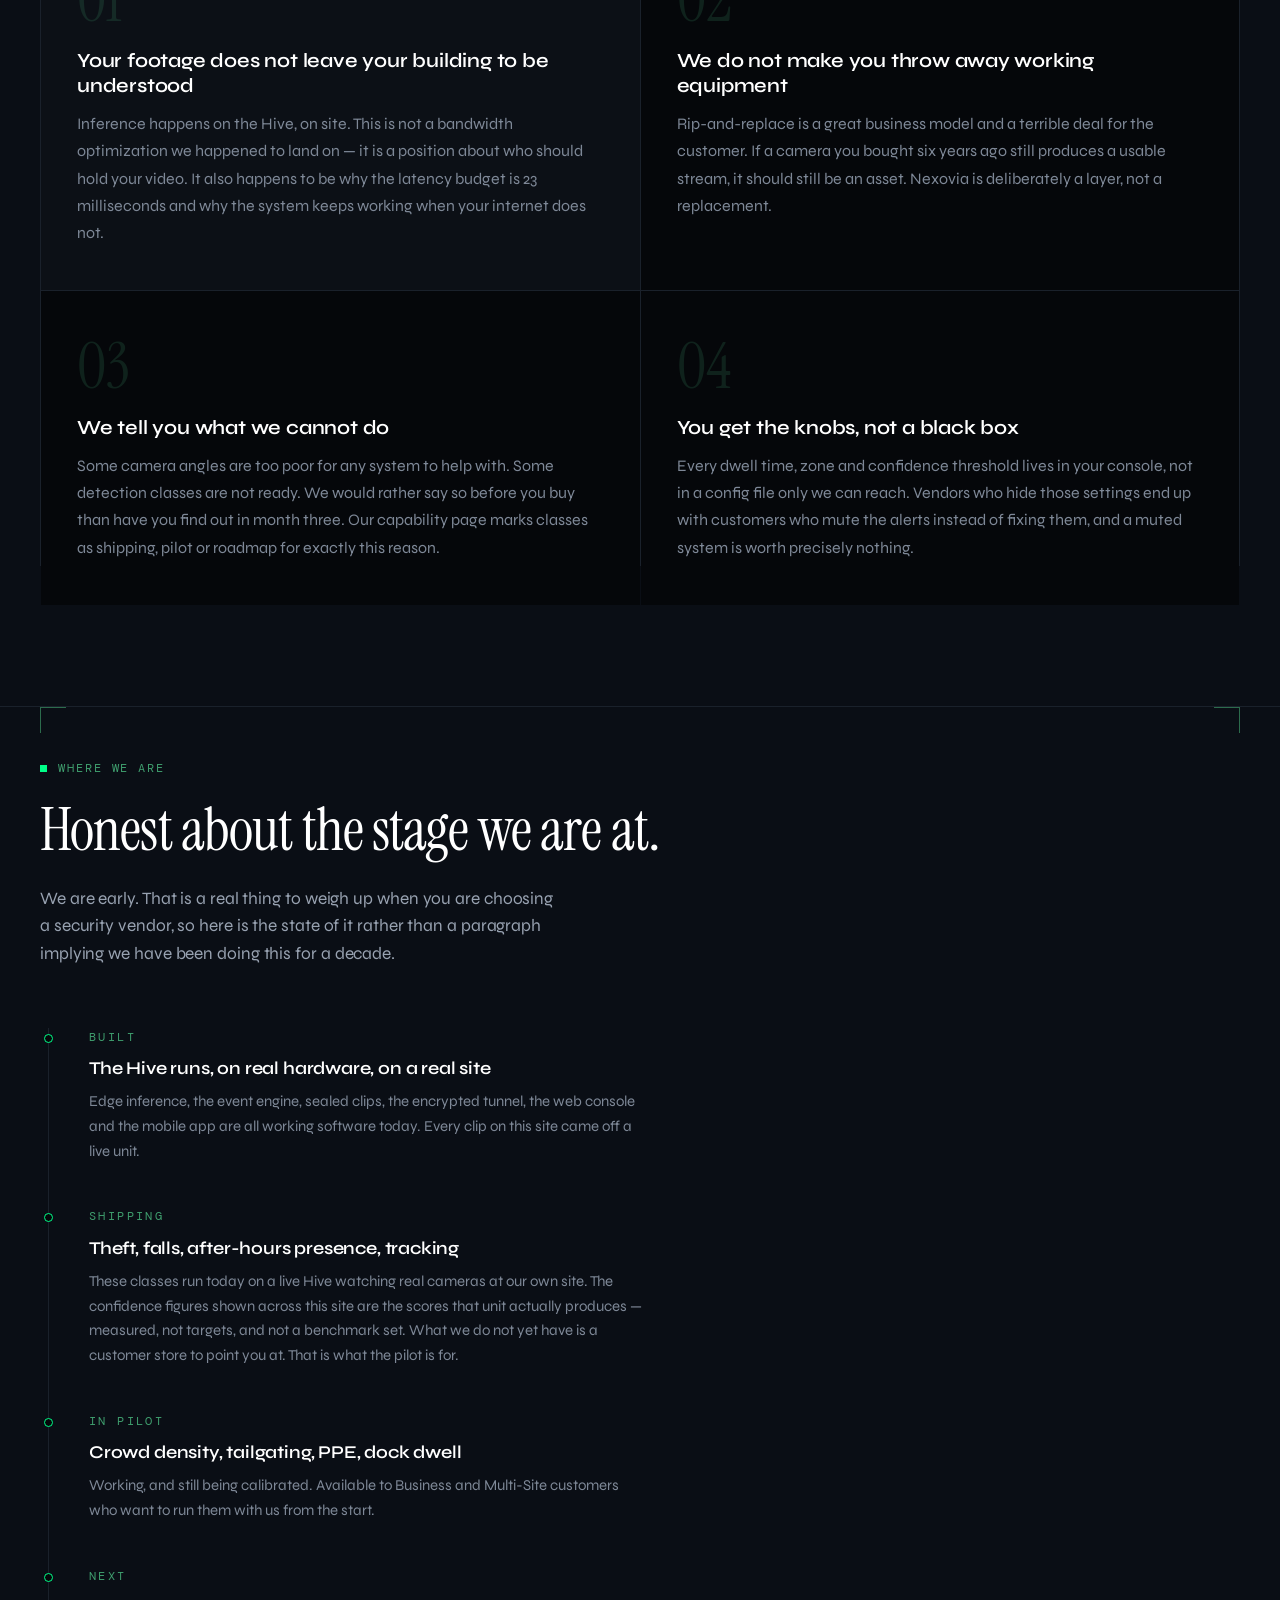
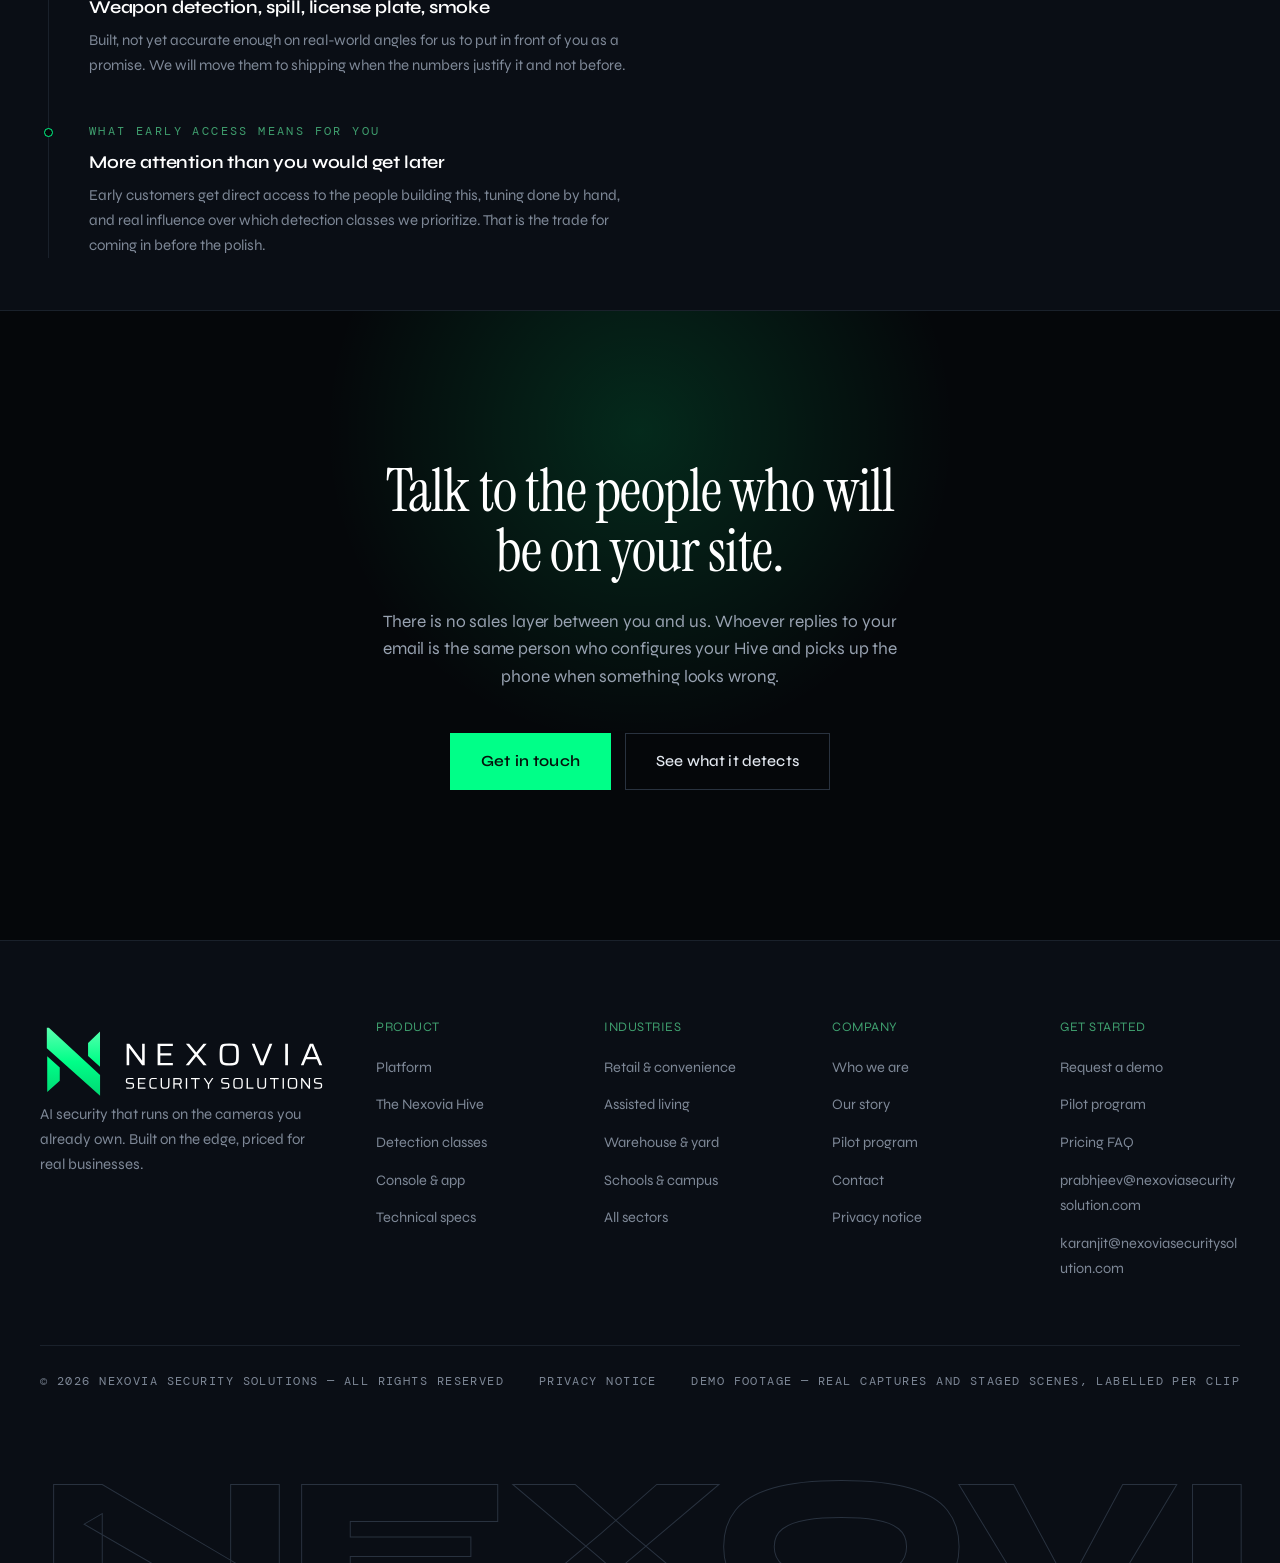
<file: about/index.html>
<!DOCTYPE html><!-- `class="dark"` switches global.css to its dark token block, so Watermelon
     components render on the brand's dark ground rather than shadcn's default
     light one. site.css still wins for --bg on the body, being unlayered. --><html lang="en" class="dark"><head><meta charset="utf-8"><meta name="viewport" content="width=device-width, initial-scale=1"><title>Who We Are — Nexovia Security Solutions</title><meta name="description" content="Nexovia builds edge AI security for the businesses the big platforms priced out. Our story, how we work, and the people behind the Hive."><!-- Icons resolve from the SITE ROOT, not /assets/img/. Crawlers request
         /favicon.ico directly and ignore these tags, so the root copy is the
         one that decides what Google prints beside the search result — it used
         to be Astro's scaffold logo. Keep the two in sync; see public/favicon.svg.

         .ico first and .svg second is deliberate: browsers that understand SVG
         take the later, richer declaration, and the rest fall back to the .ico. --><link rel="icon" href="/favicon.ico" sizes="32x32"><link rel="icon" href="/favicon.svg" type="image/svg+xml"><link rel="apple-touch-icon" href="/apple-touch-icon.png"><link rel="canonical" href="https://nexoviasecuritysolutions.com/about/"><!-- Social preview. Without these, pasting a link into WhatsApp, LinkedIn
         or Slack produced a bare URL with no title, no summary and no image —
         on a site whose whole job is to be shared with a prospect. --><meta property="og:type" content="website"><meta property="og:site_name" content="Nexovia Security Solutions"><meta property="og:title" content="Who We Are — Nexovia Security Solutions"><meta property="og:description" content="Nexovia builds edge AI security for the businesses the big platforms priced out. Our story, how we work, and the people behind the Hive."><meta property="og:url" content="https://nexoviasecuritysolutions.com/about/"><meta property="og:image" content="https://nexoviasecuritysolutions.com/assets/img/og-nexovia.jpg"><meta property="og:image:width" content="1200"><meta property="og:image:height" content="630"><meta property="og:image:alt" content="Nexovia — AI security for existing cameras. Plug in. Detect. Alert."><meta name="twitter:card" content="summary_large_image"><meta name="twitter:title" content="Who We Are — Nexovia Security Solutions"><meta name="twitter:description" content="Nexovia builds edge AI security for the businesses the big platforms priced out. Our story, how we work, and the people behind the Hive."><meta name="twitter:image" content="https://nexoviasecuritysolutions.com/assets/img/og-nexovia.jpg"><link rel="preconnect" href="https://fonts.googleapis.com"><link rel="preconnect" href="https://fonts.gstatic.com" crossorigin><link href="https://fonts.googleapis.com/css2?family=DM+Mono:wght@300;400;500&family=Instrument+Serif:ital@0;1&family=Syne:wght@400;500;600;700;800&display=swap" rel="stylesheet"><!-- must stay after the Tailwind entry above. ?v= is a build-time content
         hash — see assetVersion() in the frontmatter for why it has to be there. --><link rel="stylesheet" href="/assets/css/site.css?v=e04f79cdd3"><meta name="astro-view-transitions-enabled" content="true"><meta name="astro-view-transitions-fallback" content="animate"><script type="module" src="/_astro/ClientRouter.astro_astro_type_script_index_0_lang.Sx5bM3k1.js"></script><link rel="stylesheet" href="/_astro/Base.irPizhrA.css"></head><body><!-- Cloudflare Scrape Shield rewrites every address AND every mailto href
         into a Cloudflare redirect link that only resolves once its
         decoder script runs. Any ad blocker or privacy extension blocks that
         script, and the visitor is left reading a bracketed placeholder with a
         dead link — which is what was happening on the contact page.

         email_off is Cloudflare’s documented opt-out and needs no dashboard
         access. It wraps the whole document deliberately: the nav builds its
         mailto links from a loop, so wrapping them individually cannot reach
         every one, and a future address would silently miss the treatment.

         Turning off Scrape Shield → Email Address Obfuscation in the
         Cloudflare dashboard would do the same thing globally. --><!--email_off--><header class="site-nav" data-open="false"><div class="site-nav-bar"><a class="site-nav-brand" href="/" data-astro-reload aria-label="Nexovia Security Solutions — home"><img class="site-nav-mark" src="/assets/img/nexovia-mark.svg" alt=""><span>NEXOVIA</span></a><nav class="site-nav-links" aria-label="Main"><div class="site-nav-group"><button type="button" class="site-nav-top">Product<svg class="site-nav-caret" width="9" height="6" viewBox="0 0 9 6" aria-hidden="true"><path d="M1 1l3.5 3.5L8 1" fill="none" stroke="currentColor" stroke-width="1.4"></path></svg></button><div class="site-nav-drop"><ul><li><a href="/platform">Platform</a></li><li><a href="/hive">The Nexovia Hive</a></li><li><a href="/capabilities">Detection classes</a></li><li><a href="/platform#console">Console &amp; app</a></li><li><a href="/hive#specs">Technical specs</a></li></ul></div></div><div class="site-nav-group"><button type="button" class="site-nav-top">Industries<svg class="site-nav-caret" width="9" height="6" viewBox="0 0 9 6" aria-hidden="true"><path d="M1 1l3.5 3.5L8 1" fill="none" stroke="currentColor" stroke-width="1.4"></path></svg></button><div class="site-nav-drop"><ul><li><a href="/industries#retail">Retail &amp; convenience</a></li><li><a href="/industries#care">Assisted living</a></li><li><a href="/industries#warehouse">Warehouse &amp; yard</a></li><li><a href="/industries#education">Schools &amp; campus</a></li><li><a href="/industries">All sectors</a></li></ul></div></div><div class="site-nav-group"><button type="button" class="site-nav-top">Company<svg class="site-nav-caret" width="9" height="6" viewBox="0 0 9 6" aria-hidden="true"><path d="M1 1l3.5 3.5L8 1" fill="none" stroke="currentColor" stroke-width="1.4"></path></svg></button><div class="site-nav-drop"><ul><li><a href="/about">Who we are</a></li><li><a href="/about#story">Our story</a></li><li><a href="/pilot">Pilot program</a></li><li><a href="/contact">Contact</a></li></ul></div></div><div class="site-nav-group"><button type="button" class="site-nav-top">Get started<svg class="site-nav-caret" width="9" height="6" viewBox="0 0 9 6" aria-hidden="true"><path d="M1 1l3.5 3.5L8 1" fill="none" stroke="currentColor" stroke-width="1.4"></path></svg></button><div class="site-nav-drop"><ul><li><a href="/contact">Request a demo</a></li><li><a href="/pilot">Pilot program</a></li><li><a href="/pricing#faq">Pricing FAQ</a></li><li><a href="mailto:prabhjeev@nexoviasecuritysolution.com">Email Prabhjeev</a></li><li><a href="mailto:karanjit@nexoviasecuritysolution.com">Email Karanjit</a></li></ul></div></div></nav><div class="site-nav-right"><a class="site-nav-cta" href="/contact">Request a demo</a><button type="button" class="site-nav-toggle" aria-expanded="false" aria-controls="site-nav-drawer"><span class="site-nav-burger" aria-hidden="true"><i></i><i></i><i></i></span><span class="site-nav-sr">Menu</span></button></div></div><div class="site-nav-drawer" id="site-nav-drawer" hidden><details class="site-nav-acc" name="site-nav-acc"><summary>Product<svg class="site-nav-caret" width="10" height="7" viewBox="0 0 9 6" aria-hidden="true"><path d="M1 1l3.5 3.5L8 1" fill="none" stroke="currentColor" stroke-width="1.4"></path></svg></summary><ul><li><a href="/platform">Platform</a></li><li><a href="/hive">The Nexovia Hive</a></li><li><a href="/capabilities">Detection classes</a></li><li><a href="/platform#console">Console &amp; app</a></li><li><a href="/hive#specs">Technical specs</a></li></ul></details><details class="site-nav-acc" name="site-nav-acc"><summary>Industries<svg class="site-nav-caret" width="10" height="7" viewBox="0 0 9 6" aria-hidden="true"><path d="M1 1l3.5 3.5L8 1" fill="none" stroke="currentColor" stroke-width="1.4"></path></svg></summary><ul><li><a href="/industries#retail">Retail &amp; convenience</a></li><li><a href="/industries#care">Assisted living</a></li><li><a href="/industries#warehouse">Warehouse &amp; yard</a></li><li><a href="/industries#education">Schools &amp; campus</a></li><li><a href="/industries">All sectors</a></li></ul></details><details class="site-nav-acc" name="site-nav-acc"><summary>Company<svg class="site-nav-caret" width="10" height="7" viewBox="0 0 9 6" aria-hidden="true"><path d="M1 1l3.5 3.5L8 1" fill="none" stroke="currentColor" stroke-width="1.4"></path></svg></summary><ul><li><a href="/about">Who we are</a></li><li><a href="/about#story">Our story</a></li><li><a href="/pilot">Pilot program</a></li><li><a href="/contact">Contact</a></li></ul></details><details class="site-nav-acc" name="site-nav-acc"><summary>Get started<svg class="site-nav-caret" width="10" height="7" viewBox="0 0 9 6" aria-hidden="true"><path d="M1 1l3.5 3.5L8 1" fill="none" stroke="currentColor" stroke-width="1.4"></path></svg></summary><ul><li><a href="/contact">Request a demo</a></li><li><a href="/pilot">Pilot program</a></li><li><a href="/pricing#faq">Pricing FAQ</a></li><li><a href="mailto:prabhjeev@nexoviasecuritysolution.com">Email Prabhjeev</a></li><li><a href="mailto:karanjit@nexoviasecuritysolution.com">Email Karanjit</a></li></ul></details><a class="site-nav-drawer-cta" href="/contact">Request a demo</a></div></header><script>
  /* Bound once to document, not to the button.

     <ClientRouter /> swaps the DOM on navigation, so a listener attached to the
     current button dies with it, and this inline script does not re-execute
     after a swap. Delegating to document survives both, and the __nxNav guard
     stops a second binding if this component is ever rendered twice. */
  (function () {
    if (window.__nxNav) return;
    window.__nxNav = true;

    /* A mouse click on a top-level item must not leave it focused: on any
       browser without :has() the dropdown would stay pinned open and a
       second one could be opened over it. Keyboard focus is untouched —
       this only fires for a real pointer press. */
    document.addEventListener('mouseup', function (e) {
      var top = e.target.closest && e.target.closest('.site-nav-top');
      if (top) top.blur();
    });

    var close = function () {
      document.querySelectorAll('.site-nav').forEach(function (nav) {
        nav.dataset.open = 'false';
        var d = nav.querySelector('.site-nav-drawer');
        var b = nav.querySelector('.site-nav-toggle');
        if (d) d.hidden = true;
        if (b) b.setAttribute('aria-expanded', 'false');
        nav.querySelectorAll('.site-nav-acc[open]').forEach(function (x) { x.open = false; });
      });
    };

    document.addEventListener('click', function (e) {
      var btn = e.target.closest ? e.target.closest('.site-nav-toggle') : null;
      if (btn) {
        var nav = btn.closest('.site-nav');
        var drawer = nav.querySelector('.site-nav-drawer');
        var open = nav.dataset.open !== 'true';
        nav.dataset.open = open ? 'true' : 'false';
        drawer.hidden = !open;
        btn.setAttribute('aria-expanded', open ? 'true' : 'false');
        return;
      }
      /* tapping a link inside the drawer should close it — on a same-page
         anchor there is no navigation to close it for us */
      if (e.target.closest && e.target.closest('.site-nav-drawer a')) close();
    });

    document.addEventListener('keydown', function (e) {
      if (e.key === 'Escape') close();
    });

    /* a client-side navigation renders a fresh, closed nav; reset the flag
       state on the new one so a stale open drawer never carries over */
    document.addEventListener('astro:page-load', close);

    /* Nav background on scroll. The nav is queried inside the handler rather
       than closed over: <ClientRouter /> swaps the header on navigation, so a
       captured reference goes stale after the first one. */
    var ticking = false;
    var setScrolled = function () {
      ticking = false;
      var on = window.scrollY > 12 ? 'true' : 'false';
      document.querySelectorAll('.site-nav').forEach(function (nav) {
        if (nav.dataset.scrolled !== on) nav.dataset.scrolled = on;
      });
    };
    window.addEventListener('scroll', function () {
      if (!ticking) { ticking = true; requestAnimationFrame(setScrolled); }
    }, { passive: true });
    document.addEventListener('astro:page-load', setScrolled);
    setScrolled();
  })();
</script><main class="page-body"><section class="page-head"><div class="wrap"><div class="ph-copy"><div class="crumb"><a href="/" data-astro-reload>Home</a> / <span>Who we are</span></div><h1>We build for the sites the big platforms priced out.</h1><p class="lede">Nexovia Security Solutions exists because the businesses that need camera intelligence most are the ones least able to afford the way it has been sold to them.</p><div class="btn-row"><a href="/contact" class="btn btn-primary">Request a demo</a><a href="/pilot" class="btn btn-ghost">Run a pilot with us →</a></div></div><!-- head-stats removed 2026-08-19 at the client's request. The four were
         "2 people building it / 8 classes shipping / 4 in pilot / 0 sales
         layer". Note that "4 in pilot" was the only place on the site making a
         countable claim about live deployments, and it is still on
         /capabilities. If that number is not defensible, it should come out
         there too — see the customer-proof item under "Blocked on you". --></div></section><section class="band-xs" id="story"><div class="wrap"><div class="two-col-text"><div class="rv"><div class="eyebrow">The story</div><h2 style="font-size:clamp(28px,3.4vw,46px)">It started with a conversation about a camera that had already recorded everything.</h2></div><div class="rv d1"><p class="body-copy">Every small business owner has a version of the same story. Something happened — stock walked out, someone fell, a door was left open overnight — and the cameras caught all of it perfectly. Nobody saw it until the next day. The footage was excellent. The outcome was identical to having no cameras at all.</p><p class="body-copy mt-24">The industry's answer to that gap has been to sell a whole new system. New cameras, new cabling, a per-camera cloud subscription, a capital project. It is a good answer for a company with a facilities budget and a security team. It is not an answer at all for a store with twelve cameras, four staff and a payroll to meet on Friday.</p><p class="body-copy mt-24">So we built the other thing. One appliance that sits behind the cameras already on the wall, does the understanding on site, and speaks up while there is still time to act. Nothing replaced, nothing re-cabled, nothing shipped to somebody else's data centre to be looked at.</p></div></div></div></section><section class="band-lg rule"><div class="wrap wrap-wide"><div class="head-block rv"><div class="eyebrow">How we work</div><h2>Four positions we are not flexible on.</h2></div><div class="grid g2"><div class="cell rv"><div class="kicker-num">01</div><h3>Your footage does not leave your building to be understood</h3><p>Inference happens on the Hive, on site. This is not a bandwidth optimization we happened to land on — it is a position about who should hold your video. It also happens to be why the latency budget is 23 milliseconds and why the system keeps working when your internet does not.</p></div><div class="cell rv d1"><div class="kicker-num">02</div><h3>We do not make you throw away working equipment</h3><p>Rip-and-replace is a great business model and a terrible deal for the customer. If a camera you bought six years ago still produces a usable stream, it should still be an asset. Nexovia is deliberately a layer, not a replacement.</p></div><div class="cell rv d2"><div class="kicker-num">03</div><h3>We tell you what we cannot do</h3><p>Some camera angles are too poor for any system to help with. Some detection classes are not ready. We would rather say so before you buy than have you find out in month three. Our capability page marks classes as shipping, pilot or roadmap for exactly this reason.</p></div><div class="cell rv d3"><div class="kicker-num">04</div><h3>You get the knobs, not a black box</h3><p>Every dwell time, zone and confidence threshold lives in your console, not in a config file only we can reach. Vendors who hide those settings end up with customers who mute the alerts instead of fixing them, and a muted system is worth precisely nothing.</p></div></div></div></section><section class="band-xs rule"><div class="wrap wrap-wide"><div class="head-block rv"><div class="eyebrow">Where we are</div><h2>Honest about the stage we are at.</h2><p class="lede mt-24">We are early. That is a real thing to weigh up when you are choosing a security vendor, so here is the state of it rather than a paragraph implying we have been doing this for a decade.</p></div><div class="timeline rv"><div class="tl-item"><div class="tl-date">Built</div><h3 class="h4">The Hive runs, on real hardware, on a real site</h3><p>Edge inference, the event engine, sealed clips, the encrypted tunnel, the web console and the mobile app are all working software today. Every clip on this site came off a live unit.</p></div><div class="tl-item"><div class="tl-date">Shipping</div><h3 class="h4">Theft, falls, after-hours presence, tracking</h3><p>These classes run today on a live Hive watching real cameras at our own site. The confidence figures shown across this site are the scores that unit actually produces — measured, not targets, and not a benchmark set. What we do not yet have is a customer store to point you at. That is what the pilot is for.</p></div><div class="tl-item"><div class="tl-date">In pilot</div><h3 class="h4">Crowd density, tailgating, PPE, dock dwell</h3><p>Working, and still being calibrated. Available to Business and Multi-Site customers who want to run them with us from the start.</p></div><div class="tl-item"><div class="tl-date">Next</div><h3 class="h4">Weapon detection, spill, license plate, smoke</h3><p>Built, not yet accurate enough on real-world angles for us to put in front of you as a promise. We will move them to shipping when the numbers justify it and not before.</p></div><div class="tl-item"><div class="tl-date">What early access means for you</div><h3 class="h4">More attention than you would get later</h3><p>Early customers get direct access to the people building this, tuning done by hand, and real influence over which detection classes we prioritize. That is the trade for coming in before the polish.</p></div></div></div></section><section class="cta-band"><div class="wrap"><h2 class="rv">Talk to the people who will be on your site.</h2><p class="lede rv d1">There is no sales layer between you and us. Whoever replies to your email is the same person who configures your Hive and picks up the phone when something looks wrong.</p><div class="btn-row rv d2" style="justify-content:center"><a href="/contact" class="btn btn-primary">Get in touch</a><a href="/capabilities" class="btn btn-ghost">See what it detects</a></div></div></section></main><footer class="foot"><div class="wrap wrap-wide"><div class="foot-grid"><div class="foot-brand"><a href="/" data-astro-reload class="brand" aria-label="Nexovia Security Solutions — home"><img class="brand-logo" src="/assets/img/nexovia-logo.svg" alt=""></a><p>AI security that runs on the cameras you already own. Built on the edge, priced for real businesses.</p></div><div class="foot-col"><h2>Product</h2><ul><li><a href="/platform">Platform</a></li><li><a href="/hive">The Nexovia Hive</a></li><li><a href="/capabilities">Detection classes</a></li><li><a href="/platform#console">Console &amp; app</a></li><li><a href="/hive#specs">Technical specs</a></li></ul></div><div class="foot-col"><h2>Industries</h2><ul><li><a href="/industries#retail">Retail &amp; convenience</a></li><li><a href="/industries#care">Assisted living</a></li><li><a href="/industries#warehouse">Warehouse &amp; yard</a></li><li><a href="/industries#education">Schools &amp; campus</a></li><li><a href="/industries">All sectors</a></li></ul></div><div class="foot-col"><h2>Company</h2><ul><li><a href="/about">Who we are</a></li><li><a href="/about#story">Our story</a></li><li><a href="/pilot">Pilot program</a></li><li><a href="/contact">Contact</a></li><li><a href="/privacy">Privacy notice</a></li></ul></div><div class="foot-col"><h2>Get started</h2><ul><li><a href="/contact">Request a demo</a></li><li><a href="/pilot">Pilot program</a></li><li><a href="/pricing#faq">Pricing FAQ</a></li><li><a href="mailto:prabhjeev@nexoviasecuritysolution.com">prabhjeev@nexoviasecuritysolution.com</a></li><li><a href="mailto:karanjit@nexoviasecuritysolution.com">karanjit@nexoviasecuritysolution.com</a></li></ul></div></div><!-- CalOPPA (Cal. Bus. & Prof. Code § 22575) wants the privacy link
             conspicuous and wants the word "Privacy" in the link text itself,
             so it sits in the bottom bar as well as the Company column. --><div class="foot-bar"><span>© 2026 NEXOVIA SECURITY SOLUTIONS — ALL RIGHTS RESERVED</span><span><a href="/privacy">PRIVACY NOTICE</a></span><span>DEMO FOOTAGE — REAL CAPTURES AND STAGED SCENES, LABELLED PER CLIP</span></div><div class="foot-word" aria-hidden="true">NEXOVIA</div></div></footer><!-- Legacy behaviour scripts, re-run on every client-side navigation.

         site.js is not optional: 149 of its 165 lines drive scroll reveals, the
         detection tabs, autoplay video, counters, the pricing FAQ, the clock and
         the contact form. Dropping it during the port left `.rv { opacity: 0 }`
         without its `.in` class and every revealed block on every page was
         invisible — 35 of 35 on the homepage, measured.

         `<ClientRouter />` swaps the DOM instead of reloading, and inline
         scripts inserted that way never execute. Left alone, site.js would run
         on the first page and never again: reveals, tabs, the FAQ and the form
         would all die the moment you clicked a nav link.

         Re-executing is safe here because all three are element-guarded, and
         because site.js's only window-level listener sits inside `if (nav)`
         where `.nav` is the OLD nav — an element that no longer exists — so
         nothing accumulates across navigations. The previous tags are removed
         each time so the DOM does not collect dead <script> nodes. --><script>(function(){const nxSrc = ["/assets/js/site.js?v=b98429ea2c","/assets/js/flow.js?v=64d377e8a0","/assets/js/hive-explode.js?v=ef043cd744"];

      (function () {
        /* content-hashed at build time, same reason as the stylesheet above */
        var SRC = nxSrc;
        document.addEventListener('astro:page-load', function () {
          document.querySelectorAll('script[data-nx-behaviour]').forEach(function (s) { s.remove(); });
          SRC.forEach(function (src) {
            var s = document.createElement('script');
            s.src = src;
            s.async = false;                 /* preserve order */
            s.setAttribute('data-nx-behaviour', '');
            document.body.appendChild(s);
          });
        });
      })();
    })();</script><!--/email_off--></body></html>
</file>
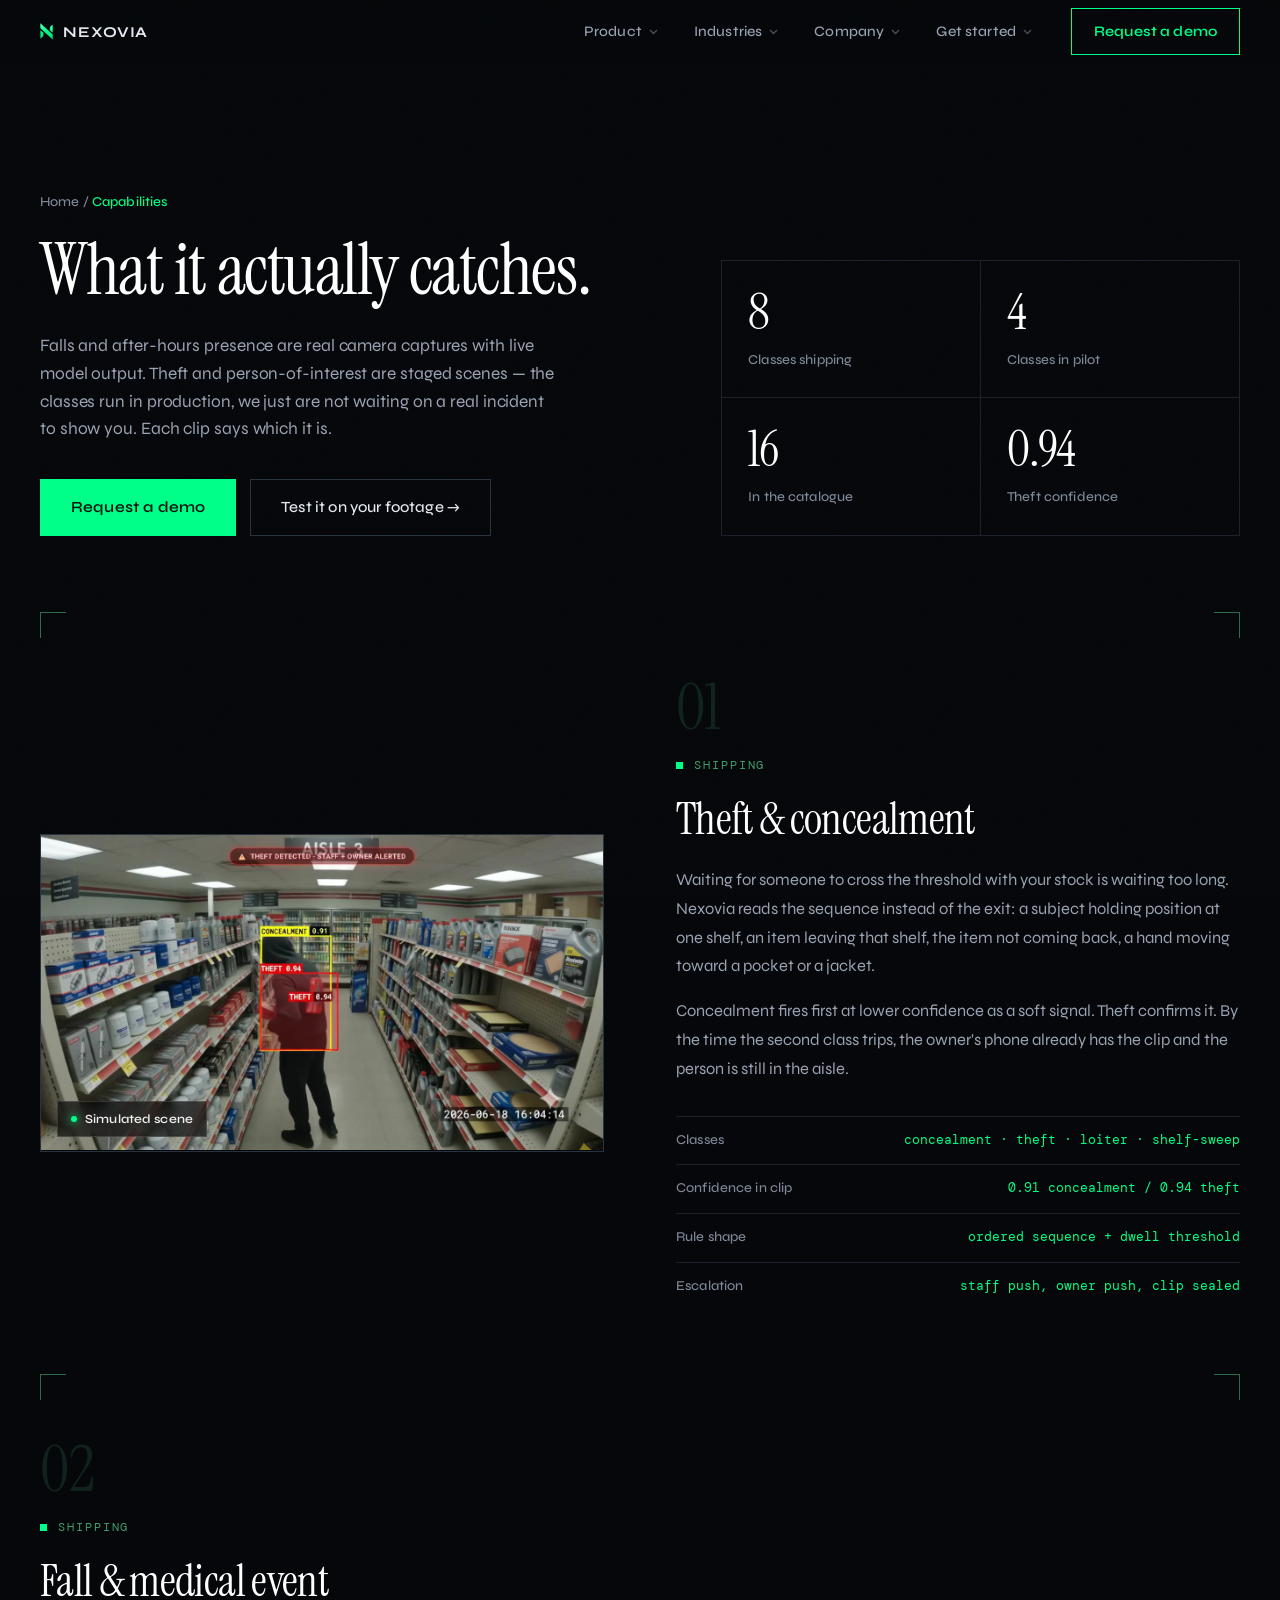
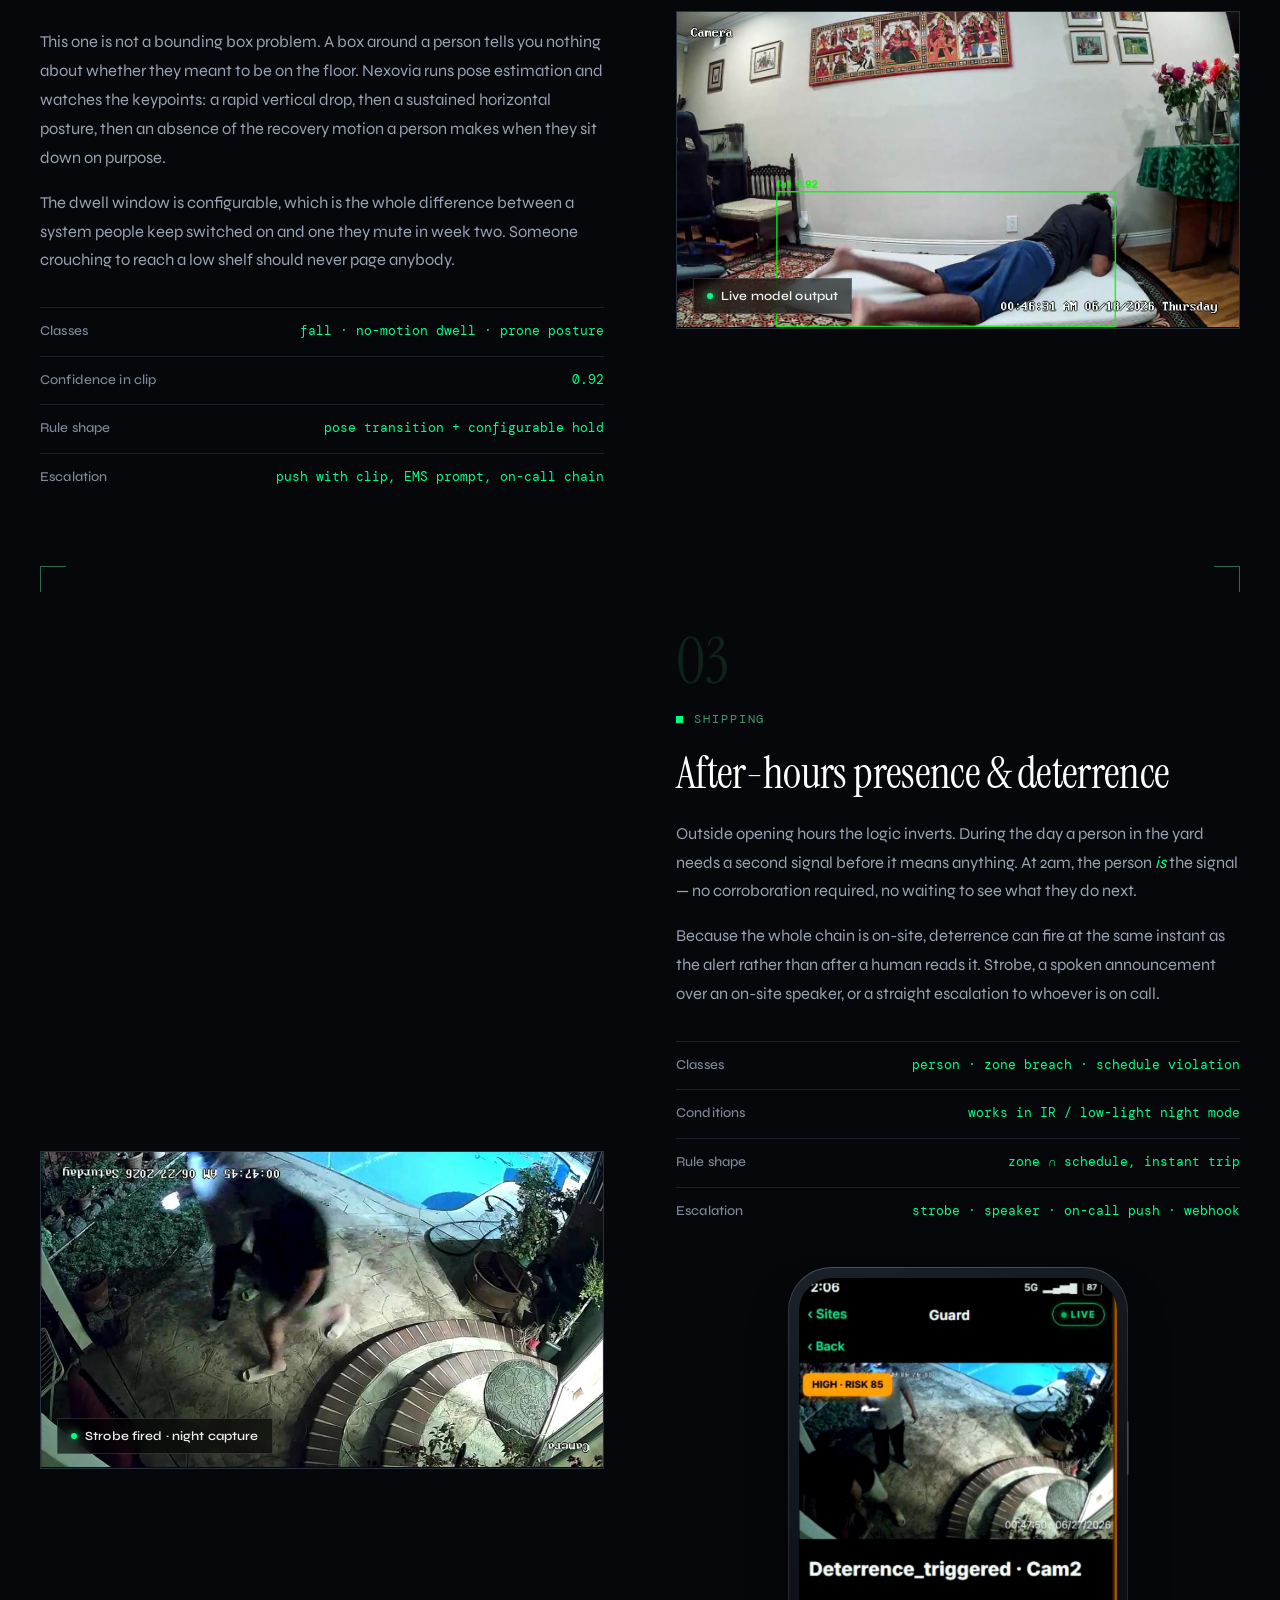
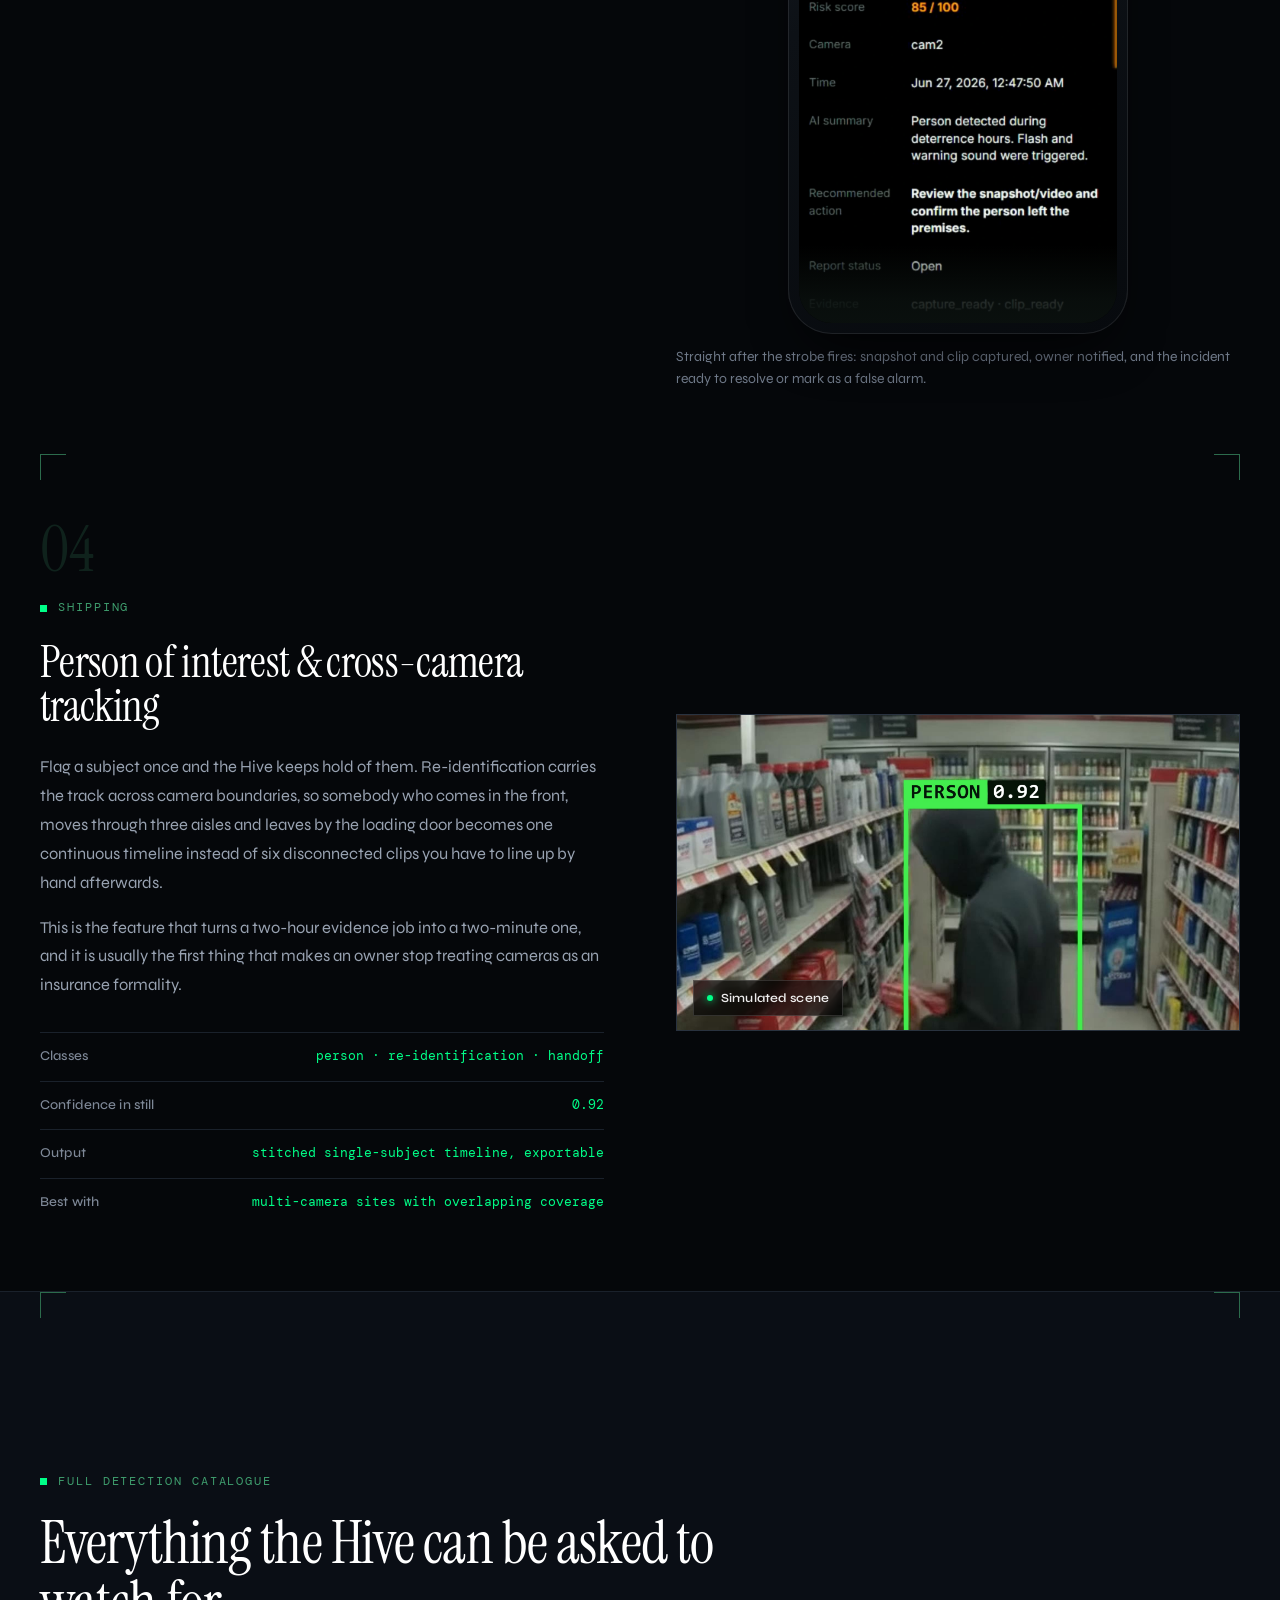
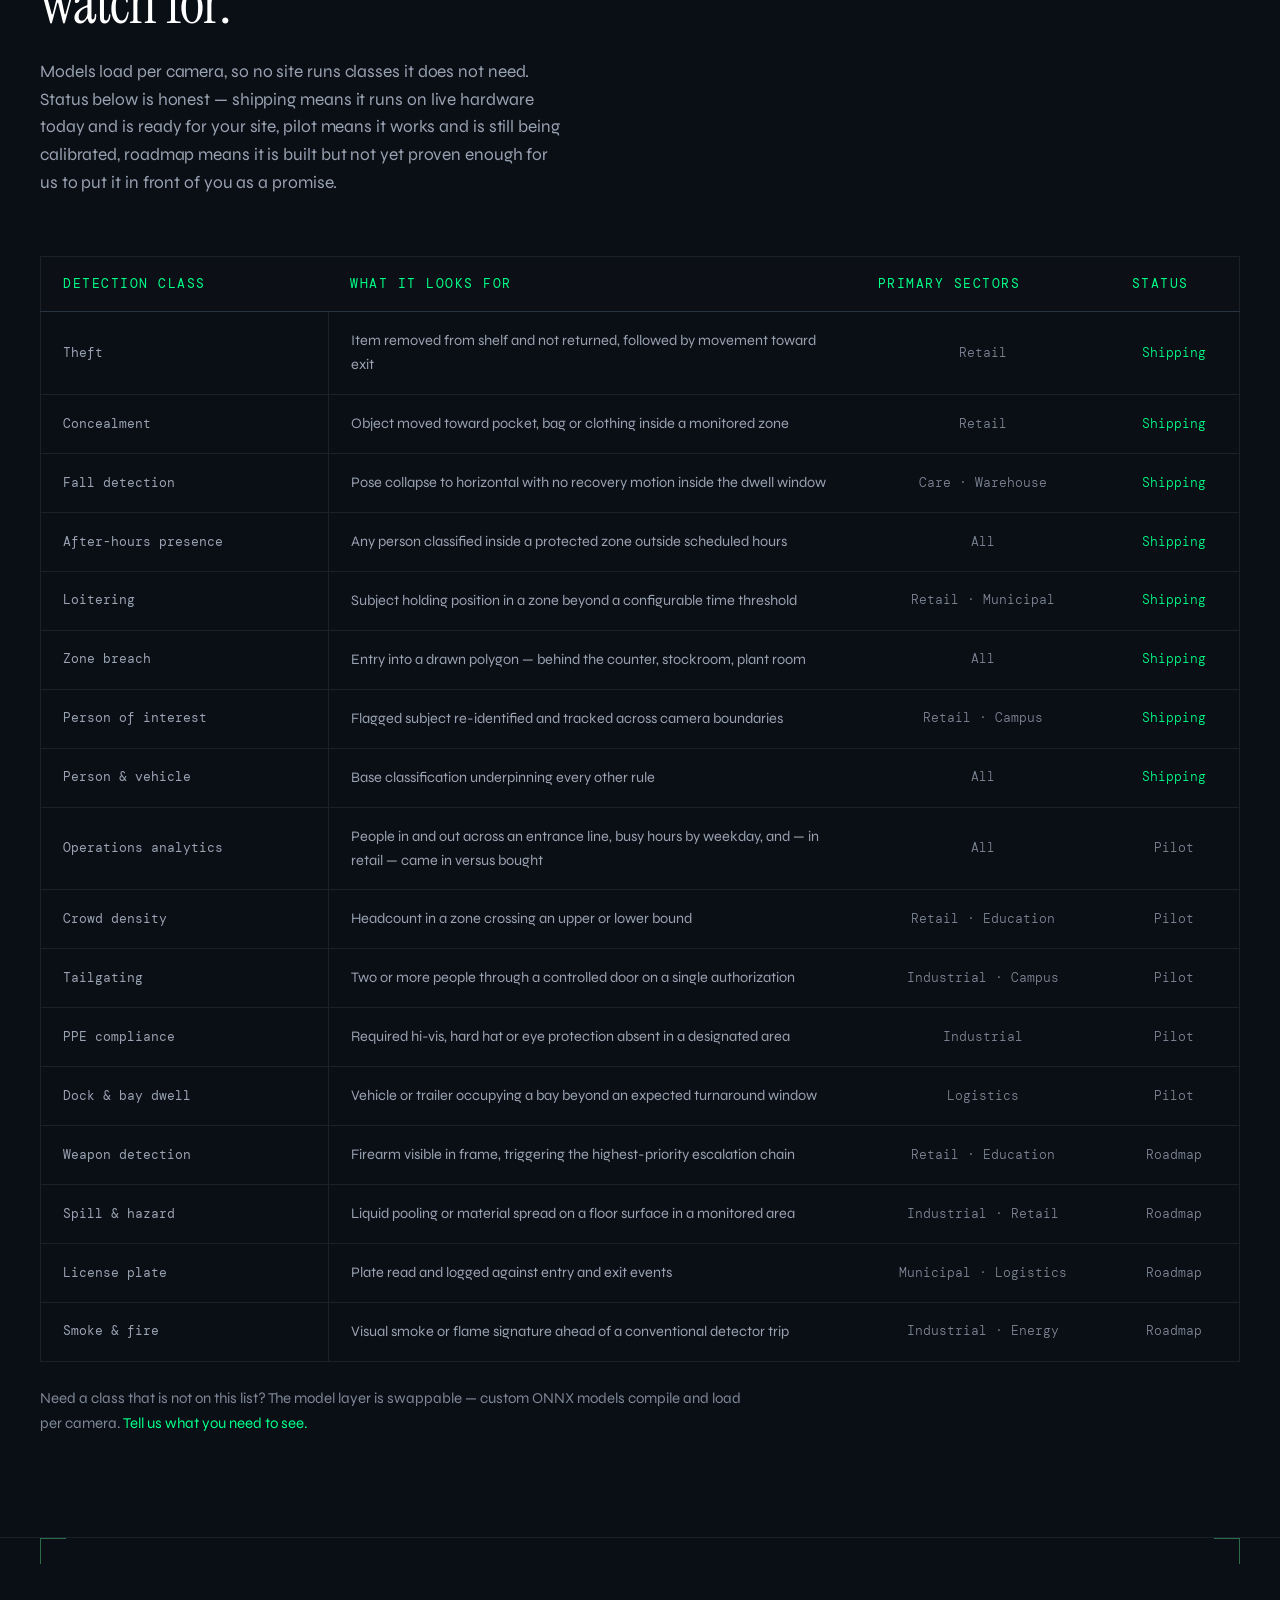
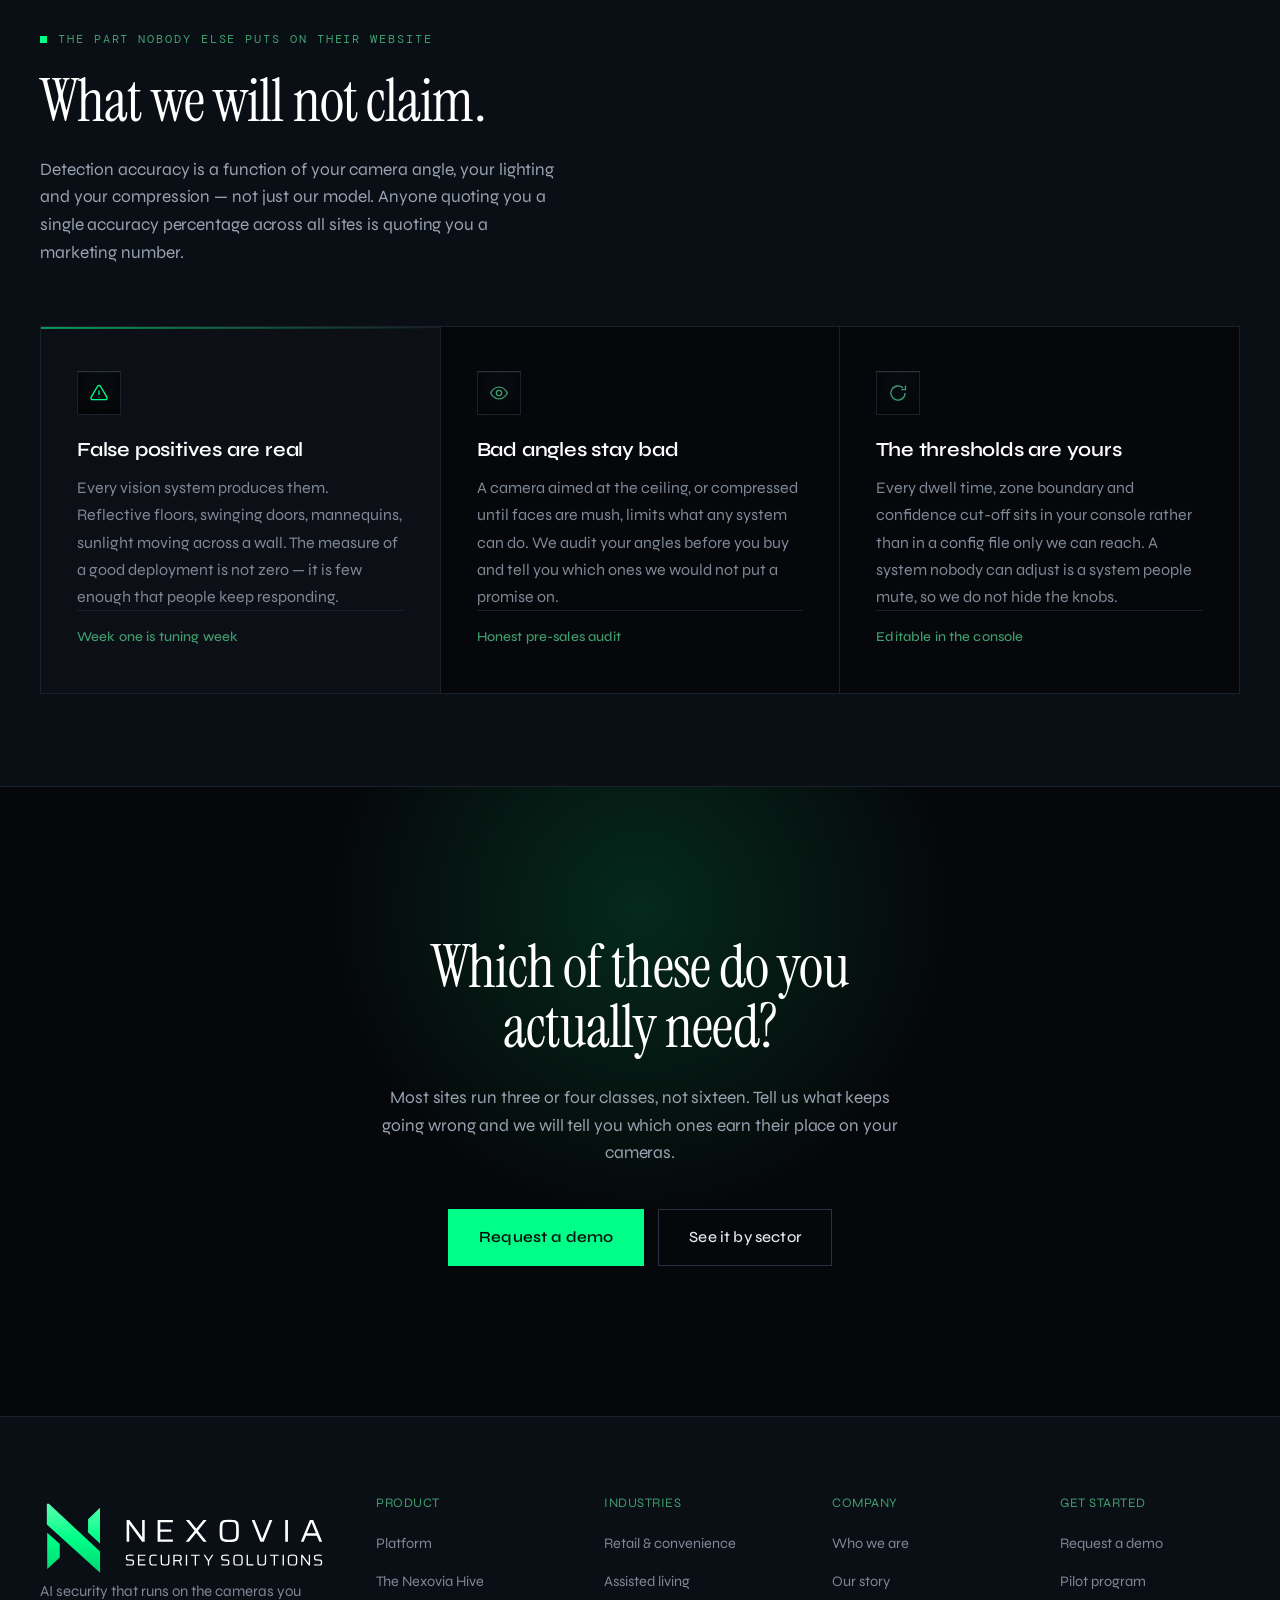
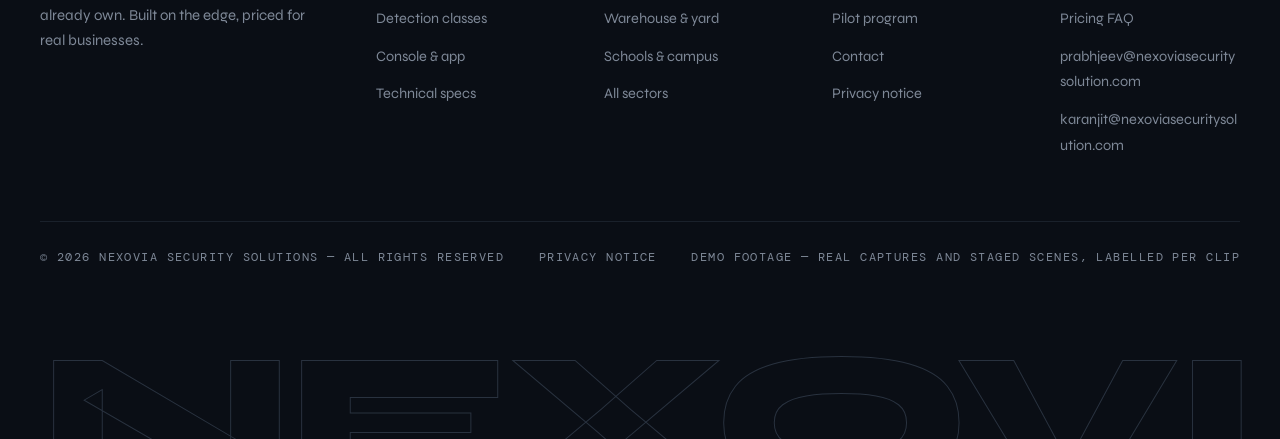
<file: capabilities/index.html>
<!DOCTYPE html><!-- `class="dark"` switches global.css to its dark token block, so Watermelon
     components render on the brand's dark ground rather than shadcn's default
     light one. site.css still wins for --bg on the body, being unlayered. --><html lang="en" class="dark"><head><meta charset="utf-8"><meta name="viewport" content="width=device-width, initial-scale=1"><title>Capabilities — What Nexovia Detects | Nexovia</title><meta name="description" content="Theft and concealment, falls, after-hours presence, person-of-interest tracking and more. Real captures and staged scenes, labelled per clip, plus the full detection catalogue."><!-- Icons resolve from the SITE ROOT, not /assets/img/. Crawlers request
         /favicon.ico directly and ignore these tags, so the root copy is the
         one that decides what Google prints beside the search result — it used
         to be Astro's scaffold logo. Keep the two in sync; see public/favicon.svg.

         .ico first and .svg second is deliberate: browsers that understand SVG
         take the later, richer declaration, and the rest fall back to the .ico. --><link rel="icon" href="/favicon.ico" sizes="32x32"><link rel="icon" href="/favicon.svg" type="image/svg+xml"><link rel="apple-touch-icon" href="/apple-touch-icon.png"><link rel="canonical" href="https://nexoviasecuritysolutions.com/capabilities/"><!-- Social preview. Without these, pasting a link into WhatsApp, LinkedIn
         or Slack produced a bare URL with no title, no summary and no image —
         on a site whose whole job is to be shared with a prospect. --><meta property="og:type" content="website"><meta property="og:site_name" content="Nexovia Security Solutions"><meta property="og:title" content="Capabilities — What Nexovia Detects | Nexovia"><meta property="og:description" content="Theft and concealment, falls, after-hours presence, person-of-interest tracking and more. Real captures and staged scenes, labelled per clip, plus the full detection catalogue."><meta property="og:url" content="https://nexoviasecuritysolutions.com/capabilities/"><meta property="og:image" content="https://nexoviasecuritysolutions.com/assets/img/og-nexovia.jpg"><meta property="og:image:width" content="1200"><meta property="og:image:height" content="630"><meta property="og:image:alt" content="Nexovia — AI security for existing cameras. Plug in. Detect. Alert."><meta name="twitter:card" content="summary_large_image"><meta name="twitter:title" content="Capabilities — What Nexovia Detects | Nexovia"><meta name="twitter:description" content="Theft and concealment, falls, after-hours presence, person-of-interest tracking and more. Real captures and staged scenes, labelled per clip, plus the full detection catalogue."><meta name="twitter:image" content="https://nexoviasecuritysolutions.com/assets/img/og-nexovia.jpg"><link rel="preconnect" href="https://fonts.googleapis.com"><link rel="preconnect" href="https://fonts.gstatic.com" crossorigin><link href="https://fonts.googleapis.com/css2?family=DM+Mono:wght@300;400;500&family=Instrument+Serif:ital@0;1&family=Syne:wght@400;500;600;700;800&display=swap" rel="stylesheet"><!-- must stay after the Tailwind entry above. ?v= is a build-time content
         hash — see assetVersion() in the frontmatter for why it has to be there. --><link rel="stylesheet" href="/assets/css/site.css?v=e04f79cdd3"><meta name="astro-view-transitions-enabled" content="true"><meta name="astro-view-transitions-fallback" content="animate"><script type="module" src="/_astro/ClientRouter.astro_astro_type_script_index_0_lang.Sx5bM3k1.js"></script><link rel="stylesheet" href="/_astro/Base.irPizhrA.css"></head><body><!-- Cloudflare Scrape Shield rewrites every address AND every mailto href
         into a Cloudflare redirect link that only resolves once its
         decoder script runs. Any ad blocker or privacy extension blocks that
         script, and the visitor is left reading a bracketed placeholder with a
         dead link — which is what was happening on the contact page.

         email_off is Cloudflare’s documented opt-out and needs no dashboard
         access. It wraps the whole document deliberately: the nav builds its
         mailto links from a loop, so wrapping them individually cannot reach
         every one, and a future address would silently miss the treatment.

         Turning off Scrape Shield → Email Address Obfuscation in the
         Cloudflare dashboard would do the same thing globally. --><!--email_off--><header class="site-nav" data-open="false"><div class="site-nav-bar"><a class="site-nav-brand" href="/" data-astro-reload aria-label="Nexovia Security Solutions — home"><img class="site-nav-mark" src="/assets/img/nexovia-mark.svg" alt=""><span>NEXOVIA</span></a><nav class="site-nav-links" aria-label="Main"><div class="site-nav-group"><button type="button" class="site-nav-top">Product<svg class="site-nav-caret" width="9" height="6" viewBox="0 0 9 6" aria-hidden="true"><path d="M1 1l3.5 3.5L8 1" fill="none" stroke="currentColor" stroke-width="1.4"></path></svg></button><div class="site-nav-drop"><ul><li><a href="/platform">Platform</a></li><li><a href="/hive">The Nexovia Hive</a></li><li><a href="/capabilities">Detection classes</a></li><li><a href="/platform#console">Console &amp; app</a></li><li><a href="/hive#specs">Technical specs</a></li></ul></div></div><div class="site-nav-group"><button type="button" class="site-nav-top">Industries<svg class="site-nav-caret" width="9" height="6" viewBox="0 0 9 6" aria-hidden="true"><path d="M1 1l3.5 3.5L8 1" fill="none" stroke="currentColor" stroke-width="1.4"></path></svg></button><div class="site-nav-drop"><ul><li><a href="/industries#retail">Retail &amp; convenience</a></li><li><a href="/industries#care">Assisted living</a></li><li><a href="/industries#warehouse">Warehouse &amp; yard</a></li><li><a href="/industries#education">Schools &amp; campus</a></li><li><a href="/industries">All sectors</a></li></ul></div></div><div class="site-nav-group"><button type="button" class="site-nav-top">Company<svg class="site-nav-caret" width="9" height="6" viewBox="0 0 9 6" aria-hidden="true"><path d="M1 1l3.5 3.5L8 1" fill="none" stroke="currentColor" stroke-width="1.4"></path></svg></button><div class="site-nav-drop"><ul><li><a href="/about">Who we are</a></li><li><a href="/about#story">Our story</a></li><li><a href="/pilot">Pilot program</a></li><li><a href="/contact">Contact</a></li></ul></div></div><div class="site-nav-group"><button type="button" class="site-nav-top">Get started<svg class="site-nav-caret" width="9" height="6" viewBox="0 0 9 6" aria-hidden="true"><path d="M1 1l3.5 3.5L8 1" fill="none" stroke="currentColor" stroke-width="1.4"></path></svg></button><div class="site-nav-drop"><ul><li><a href="/contact">Request a demo</a></li><li><a href="/pilot">Pilot program</a></li><li><a href="/pricing#faq">Pricing FAQ</a></li><li><a href="mailto:prabhjeev@nexoviasecuritysolution.com">Email Prabhjeev</a></li><li><a href="mailto:karanjit@nexoviasecuritysolution.com">Email Karanjit</a></li></ul></div></div></nav><div class="site-nav-right"><a class="site-nav-cta" href="/contact">Request a demo</a><button type="button" class="site-nav-toggle" aria-expanded="false" aria-controls="site-nav-drawer"><span class="site-nav-burger" aria-hidden="true"><i></i><i></i><i></i></span><span class="site-nav-sr">Menu</span></button></div></div><div class="site-nav-drawer" id="site-nav-drawer" hidden><details class="site-nav-acc" name="site-nav-acc"><summary>Product<svg class="site-nav-caret" width="10" height="7" viewBox="0 0 9 6" aria-hidden="true"><path d="M1 1l3.5 3.5L8 1" fill="none" stroke="currentColor" stroke-width="1.4"></path></svg></summary><ul><li><a href="/platform">Platform</a></li><li><a href="/hive">The Nexovia Hive</a></li><li><a href="/capabilities">Detection classes</a></li><li><a href="/platform#console">Console &amp; app</a></li><li><a href="/hive#specs">Technical specs</a></li></ul></details><details class="site-nav-acc" name="site-nav-acc"><summary>Industries<svg class="site-nav-caret" width="10" height="7" viewBox="0 0 9 6" aria-hidden="true"><path d="M1 1l3.5 3.5L8 1" fill="none" stroke="currentColor" stroke-width="1.4"></path></svg></summary><ul><li><a href="/industries#retail">Retail &amp; convenience</a></li><li><a href="/industries#care">Assisted living</a></li><li><a href="/industries#warehouse">Warehouse &amp; yard</a></li><li><a href="/industries#education">Schools &amp; campus</a></li><li><a href="/industries">All sectors</a></li></ul></details><details class="site-nav-acc" name="site-nav-acc"><summary>Company<svg class="site-nav-caret" width="10" height="7" viewBox="0 0 9 6" aria-hidden="true"><path d="M1 1l3.5 3.5L8 1" fill="none" stroke="currentColor" stroke-width="1.4"></path></svg></summary><ul><li><a href="/about">Who we are</a></li><li><a href="/about#story">Our story</a></li><li><a href="/pilot">Pilot program</a></li><li><a href="/contact">Contact</a></li></ul></details><details class="site-nav-acc" name="site-nav-acc"><summary>Get started<svg class="site-nav-caret" width="10" height="7" viewBox="0 0 9 6" aria-hidden="true"><path d="M1 1l3.5 3.5L8 1" fill="none" stroke="currentColor" stroke-width="1.4"></path></svg></summary><ul><li><a href="/contact">Request a demo</a></li><li><a href="/pilot">Pilot program</a></li><li><a href="/pricing#faq">Pricing FAQ</a></li><li><a href="mailto:prabhjeev@nexoviasecuritysolution.com">Email Prabhjeev</a></li><li><a href="mailto:karanjit@nexoviasecuritysolution.com">Email Karanjit</a></li></ul></details><a class="site-nav-drawer-cta" href="/contact">Request a demo</a></div></header><script>
  /* Bound once to document, not to the button.

     <ClientRouter /> swaps the DOM on navigation, so a listener attached to the
     current button dies with it, and this inline script does not re-execute
     after a swap. Delegating to document survives both, and the __nxNav guard
     stops a second binding if this component is ever rendered twice. */
  (function () {
    if (window.__nxNav) return;
    window.__nxNav = true;

    /* A mouse click on a top-level item must not leave it focused: on any
       browser without :has() the dropdown would stay pinned open and a
       second one could be opened over it. Keyboard focus is untouched —
       this only fires for a real pointer press. */
    document.addEventListener('mouseup', function (e) {
      var top = e.target.closest && e.target.closest('.site-nav-top');
      if (top) top.blur();
    });

    var close = function () {
      document.querySelectorAll('.site-nav').forEach(function (nav) {
        nav.dataset.open = 'false';
        var d = nav.querySelector('.site-nav-drawer');
        var b = nav.querySelector('.site-nav-toggle');
        if (d) d.hidden = true;
        if (b) b.setAttribute('aria-expanded', 'false');
        nav.querySelectorAll('.site-nav-acc[open]').forEach(function (x) { x.open = false; });
      });
    };

    document.addEventListener('click', function (e) {
      var btn = e.target.closest ? e.target.closest('.site-nav-toggle') : null;
      if (btn) {
        var nav = btn.closest('.site-nav');
        var drawer = nav.querySelector('.site-nav-drawer');
        var open = nav.dataset.open !== 'true';
        nav.dataset.open = open ? 'true' : 'false';
        drawer.hidden = !open;
        btn.setAttribute('aria-expanded', open ? 'true' : 'false');
        return;
      }
      /* tapping a link inside the drawer should close it — on a same-page
         anchor there is no navigation to close it for us */
      if (e.target.closest && e.target.closest('.site-nav-drawer a')) close();
    });

    document.addEventListener('keydown', function (e) {
      if (e.key === 'Escape') close();
    });

    /* a client-side navigation renders a fresh, closed nav; reset the flag
       state on the new one so a stale open drawer never carries over */
    document.addEventListener('astro:page-load', close);

    /* Nav background on scroll. The nav is queried inside the handler rather
       than closed over: <ClientRouter /> swaps the header on navigation, so a
       captured reference goes stale after the first one. */
    var ticking = false;
    var setScrolled = function () {
      ticking = false;
      var on = window.scrollY > 12 ? 'true' : 'false';
      document.querySelectorAll('.site-nav').forEach(function (nav) {
        if (nav.dataset.scrolled !== on) nav.dataset.scrolled = on;
      });
    };
    window.addEventListener('scroll', function () {
      if (!ticking) { ticking = true; requestAnimationFrame(setScrolled); }
    }, { passive: true });
    document.addEventListener('astro:page-load', setScrolled);
    setScrolled();
  })();
</script><main class="page-body"><section class="page-head"><div class="wrap"><div class="ph-copy"><div class="crumb"><a href="/" data-astro-reload>Home</a> / <span>Capabilities</span></div><h1>What it actually catches.</h1><p class="lede">Falls and after-hours presence are real camera captures with live model output. Theft and person-of-interest are staged scenes — the classes run in production, we just are not waiting on a real incident to show you. Each clip says which it is.</p><div class="btn-row"><a href="/contact" class="btn btn-primary">Request a demo</a><a href="/contact" class="btn btn-ghost">Test it on your footage →</a></div></div><div class="head-stats rv"><div class="head-stat"><b>8</b><span>Classes shipping</span></div><div class="head-stat"><b>4</b><span>Classes in pilot</span></div><div class="head-stat"><b>16</b><span>In the catalogue</span></div><div class="head-stat"><b>0.94</b><span>Theft confidence</span></div></div></div></section><section class="band-sm" id="theft"><div class="wrap wrap-wide"><div class="split"><div class="det-video rv" style="border:1px solid var(--nx-border-lit)"><video src="/assets/video/demo_theft_clean.mp4" poster="/assets/img/demo_theft_pic.jpg" muted loop playsinline preload="metadata" data-autoplay aria-label="Nexovia flagging concealment then theft in a retail aisle"></video><span class="play-badge">Simulated scene</span></div><div class="split-body rv d1"><div class="kicker-num">01</div><div class="eyebrow">Shipping</div><h2>Theft &amp; concealment</h2><p class="body-copy mt-24">Waiting for someone to cross the threshold with your stock is waiting too long. Nexovia reads the sequence instead of the exit: a subject holding position at one shelf, an item leaving that shelf, the item not coming back, a hand moving toward a pocket or a jacket.</p><p class="body-copy mt-16">Concealment fires first at lower confidence as a soft signal. Theft confirms it. By the time the second class trips, the owner's phone already has the clip and the person is still in the aisle.</p><ul class="det-meta mt-32"><li><span>Classes</span><b>concealment · theft · loiter · shelf-sweep</b></li><li><span>Confidence in clip</span><b>0.91 concealment / 0.94 theft</b></li><li><span>Rule shape</span><b>ordered sequence + dwell threshold</b></li><li><span>Escalation</span><b>staff push, owner push, clip sealed</b></li></ul></div></div></div></section><section class="band-sm" id="fall"><div class="wrap wrap-wide"><div class="split flip"><div class="split-body rv d1"><div class="kicker-num">02</div><div class="eyebrow">Shipping</div><h2>Fall &amp; medical event</h2><p class="body-copy mt-24">This one is not a bounding box problem. A box around a person tells you nothing about whether they meant to be on the floor. Nexovia runs pose estimation and watches the keypoints: a rapid vertical drop, then a sustained horizontal posture, then an absence of the recovery motion a person makes when they sit down on purpose.</p><p class="body-copy mt-16">The dwell window is configurable, which is the whole difference between a system people keep switched on and one they mute in week two. Someone crouching to reach a low shelf should never page anybody.</p><ul class="det-meta mt-32"><li><span>Classes</span><b>fall · no-motion dwell · prone posture</b></li><li><span>Confidence in clip</span><b>0.92</b></li><li><span>Rule shape</span><b>pose transition + configurable hold</b></li><li><span>Escalation</span><b>push with clip, EMS prompt, on-call chain</b></li></ul></div><div class="det-video rv" style="border:1px solid var(--nx-border-lit)"><video src="/assets/video/demo_fall_trim.mp4" poster="/assets/img/demo_fall_pic.jpg" muted loop playsinline preload="metadata" data-autoplay aria-label="Nexovia detecting a fall with pose estimation"></video><!-- The fall capture is the one clip whose box is NOT burned into the
             export, so it is drawn over the video instead — which is what the
             product does to a live feed anyway. data-at is the second the
             detection lands; site.js snaps it on then and holds the last frame
             so it does not flash past. Geometry is measured off the clip’s
             final frame, not guessed. --><div class="ai-box" data-at="2.9" style="--l:24%; --t:53%; --w:55%; --h:44%" aria-hidden="true"><b>fall 0.92</b><i></i><i></i><i></i><i></i></div><span class="play-badge">Live model output</span></div></div></div></section><section class="band-sm" id="deterrence"><div class="wrap wrap-wide"><div class="split"><div class="det-video rv" style="border:1px solid var(--nx-border-lit)"><video src="/assets/video/demo_deterence_clean.mp4" poster="/assets/img/demo_deterence_upright_pic.jpg" muted loop playsinline preload="metadata" data-autoplay aria-label="Nexovia detecting two people in a protected outdoor zone at night, the moment the deterrent strobe fires"></video><span class="play-badge">Strobe fired · night capture</span></div><div class="split-body rv d1"><div class="kicker-num">03</div><div class="eyebrow">Shipping</div><h2>After-hours presence &amp; deterrence</h2><p class="body-copy mt-24">Outside opening hours the logic inverts. During the day a person in the yard needs a second signal before it means anything. At 2am, the person <em>is</em> the signal — no corroboration required, no waiting to see what they do next.</p><p class="body-copy mt-16">Because the whole chain is on-site, deterrence can fire at the same instant as the alert rather than after a human reads it. Strobe, a spoken announcement over an on-site speaker, or a straight escalation to whoever is on call.</p><ul class="det-meta mt-32"><li><span>Classes</span><b>person · zone breach · schedule violation</b></li><li><span>Conditions</span><b>works in IR / low-light night mode</b></li><li><span>Rule shape</span><b>zone ∩ schedule, instant trip</b></li><li><span>Escalation</span><b>strobe · speaker · on-call push · webhook</b></li></ul><!-- The clip beside this section is genuine IR capture but carries no
             model output on screen, which left "deterrence" as the one class
             illustrated by footage that shows nothing happening. This is a real
             capture of the app immediately after a strobe fires, so the section
             now shows the response rather than only the scene. --><figure class="cap-shot mt-32 rv"><!-- Regenerated 2026-08-19 from Nexovia_Guard_Demo.mp4 (t=86s, the
               "Deterrence, reviewed" beat). The previous asset was internally
               contradictory: the card was titled Deterrence_triggered · Cam2 and
               timed 2:06 AM Jun 18, but the evidence thumbnail on it showed the
               LIVING ROOM — the fall clip, not the deterrence one. It read as
               the product attaching the wrong footage to an incident, which is
               the single worst thing a security tool can appear to do.
               Now carries the Jun 27 pool capture the event actually refers to. --><div class="phone-frame is-cut"><img src="/assets/img/nx_app_deterrence.webp" width="834" height="1690" loading="lazy" alt="The Nexovia app after a deterrent fired — the incident card for Deterrence_triggered on Cam2, risk 85 of 100, showing the night capture of two people in the yard, the AI summary, the recommended action and the owner already notified"></div><figcaption>Straight after the strobe fires: snapshot and clip captured, owner notified, and the incident ready to resolve or mark as a false alarm.</figcaption></figure></div></div></div></section><section class="band-sm" id="poi"><div class="wrap wrap-wide"><div class="split flip"><div class="split-body rv d1"><div class="kicker-num">04</div><div class="eyebrow">Shipping</div><h2>Person of interest &amp; cross-camera tracking</h2><p class="body-copy mt-24">Flag a subject once and the Hive keeps hold of them. Re-identification carries the track across camera boundaries, so somebody who comes in the front, moves through three aisles and leaves by the loading door becomes one continuous timeline instead of six disconnected clips you have to line up by hand afterwards.</p><p class="body-copy mt-16">This is the feature that turns a two-hour evidence job into a two-minute one, and it is usually the first thing that makes an owner stop treating cameras as an insurance formality.</p><ul class="det-meta mt-32"><li><span>Classes</span><b>person · re-identification · handoff</b></li><li><span>Confidence in still</span><b>0.92</b></li><li><span>Output</span><b>stitched single-subject timeline, exportable</b></li><li><span>Best with</span><b>multi-camera sites with overlapping coverage</b></li></ul></div><div class="det-video rv" style="border:1px solid var(--nx-border-lit)"><img src="/assets/img/demo_poi_pic.jpg" alt="Nexovia tracking a person of interest across a retail aisle at 0.92 confidence"><span class="play-badge">Simulated scene</span></div></div></div></section><section class="band-lg rule" id="catalogue"><div class="wrap wrap-wide"><div class="head-block rv"><div class="eyebrow">Full detection catalogue</div><h2>Everything the Hive can be asked to watch for.</h2><p class="lede mt-24">Models load per camera, so no site runs classes it does not need. Status below is honest — shipping means it runs on live hardware today and is ready for your site, pilot means it works and is still being calibrated, roadmap means it is built but not yet proven enough for us to put it in front of you as a promise.</p></div><div class="table-scroll rv" data-wide-ok><table class="cmp"><thead><tr><th style="width:24%">Detection class</th><th style="width:44%;text-align:left">What it looks for</th><th>Primary sectors</th><th>Status</th></tr></thead><tbody><tr><th>Theft</th><td class="desc">Item removed from shelf and not returned, followed by movement toward exit</td><td>Retail</td><td class="yes">Shipping</td></tr><tr><th>Concealment</th><td class="desc">Object moved toward pocket, bag or clothing inside a monitored zone</td><td>Retail</td><td class="yes">Shipping</td></tr><tr><th>Fall detection</th><td class="desc">Pose collapse to horizontal with no recovery motion inside the dwell window</td><td>Care · Warehouse</td><td class="yes">Shipping</td></tr><tr><th>After-hours presence</th><td class="desc">Any person classified inside a protected zone outside scheduled hours</td><td>All</td><td class="yes">Shipping</td></tr><tr><th>Loitering</th><td class="desc">Subject holding position in a zone beyond a configurable time threshold</td><td>Retail · Municipal</td><td class="yes">Shipping</td></tr><tr><th>Zone breach</th><td class="desc">Entry into a drawn polygon — behind the counter, stockroom, plant room</td><td>All</td><td class="yes">Shipping</td></tr><tr><th>Person of interest</th><td class="desc">Flagged subject re-identified and tracked across camera boundaries</td><td>Retail · Campus</td><td class="yes">Shipping</td></tr><tr><th>Person &amp; vehicle</th><td class="desc">Base classification underpinning every other rule</td><td>All</td><td class="yes">Shipping</td></tr><tr><th>Operations analytics</th><td class="desc">People in and out across an entrance line, busy hours by weekday, and — in retail — came in versus bought</td><td>All</td><td>Pilot</td></tr><tr><th>Crowd density</th><td class="desc">Headcount in a zone crossing an upper or lower bound</td><td>Retail · Education</td><td>Pilot</td></tr><tr><th>Tailgating</th><td class="desc">Two or more people through a controlled door on a single authorization</td><td>Industrial · Campus</td><td>Pilot</td></tr><tr><th>PPE compliance</th><td class="desc">Required hi-vis, hard hat or eye protection absent in a designated area</td><td>Industrial</td><td>Pilot</td></tr><tr><th>Dock &amp; bay dwell</th><td class="desc">Vehicle or trailer occupying a bay beyond an expected turnaround window</td><td>Logistics</td><td>Pilot</td></tr><tr><th>Weapon detection</th><td class="desc">Firearm visible in frame, triggering the highest-priority escalation chain</td><td>Retail · Education</td><td>Roadmap</td></tr><tr><th>Spill &amp; hazard</th><td class="desc">Liquid pooling or material spread on a floor surface in a monitored area</td><td>Industrial · Retail</td><td>Roadmap</td></tr><tr><th>License plate</th><td class="desc">Plate read and logged against entry and exit events</td><td>Municipal · Logistics</td><td>Roadmap</td></tr><tr><th>Smoke &amp; fire</th><td class="desc">Visual smoke or flame signature ahead of a conventional detector trip</td><td>Industrial · Energy</td><td>Roadmap</td></tr></tbody></table></div><p class="small mt-24 rv">Need a class that is not on this list? The model layer is swappable — custom ONNX models compile and load per camera. <a href="/contact" style="color:var(--nx-accent)">Tell us what you need to see.</a></p></div></section><section class="band rule" id="accuracy"><div class="wrap wrap-wide"><div class="head-block rv"><div class="eyebrow">The part nobody else puts on their website</div><h2>What we will not claim.</h2><p class="lede mt-24">Detection accuracy is a function of your camera angle, your lighting and your compression — not just our model. Anyone quoting you a single accuracy percentage across all sites is quoting you a marketing number.</p></div><div class="grid g3"><div class="cell rv"><div class="cell-icon"><svg viewBox="0 0 24 24" fill="none" stroke="currentColor" stroke-width="1.6"><path d="M12 9v5M12 17.5v.5"></path><path d="M10.3 3.9L2.6 17a2 2 0 0 0 1.7 3h15.4a2 2 0 0 0 1.7-3L13.7 3.9a2 2 0 0 0-3.4 0z"></path></svg></div><h3>False positives are real</h3><p>Every vision system produces them. Reflective floors, swinging doors, mannequins, sunlight moving across a wall. The measure of a good deployment is not zero — it is few enough that people keep responding.</p><div class="cell-foot">Week one is tuning week</div></div><div class="cell rv d1"><div class="cell-icon"><svg viewBox="0 0 24 24" fill="none" stroke="currentColor" stroke-width="1.6"><circle cx="12" cy="12" r="3.2"></circle><path d="M2 12s3.6-7 10-7 10 7 10 7-3.6 7-10 7-10-7-10-7z"></path></svg></div><h3>Bad angles stay bad</h3><p>A camera aimed at the ceiling, or compressed until faces are mush, limits what any system can do. We audit your angles before you buy and tell you which ones we would not put a promise on.</p><div class="cell-foot">Honest pre-sales audit</div></div><div class="cell rv d2"><div class="cell-icon"><svg viewBox="0 0 24 24" fill="none" stroke="currentColor" stroke-width="1.6"><path d="M20.5 12a8.5 8.5 0 1 1-2.5-6"></path><path d="M21 3v5h-5"></path></svg></div><h3>The thresholds are yours</h3><p>Every dwell time, zone boundary and confidence cut-off sits in your console rather than in a config file only we can reach. A system nobody can adjust is a system people mute, so we do not hide the knobs.</p><div class="cell-foot">Editable in the console</div></div></div></div></section><section class="cta-band"><div class="wrap"><h2 class="rv">Which of these do you actually need?</h2><p class="lede rv d1">Most sites run three or four classes, not sixteen. Tell us what keeps going wrong and we will tell you which ones earn their place on your cameras.</p><div class="btn-row rv d2" style="justify-content:center"><a href="/contact" class="btn btn-primary">Request a demo</a><a href="/industries" class="btn btn-ghost">See it by sector</a></div></div></section></main><footer class="foot"><div class="wrap wrap-wide"><div class="foot-grid"><div class="foot-brand"><a href="/" data-astro-reload class="brand" aria-label="Nexovia Security Solutions — home"><img class="brand-logo" src="/assets/img/nexovia-logo.svg" alt=""></a><p>AI security that runs on the cameras you already own. Built on the edge, priced for real businesses.</p></div><div class="foot-col"><h2>Product</h2><ul><li><a href="/platform">Platform</a></li><li><a href="/hive">The Nexovia Hive</a></li><li><a href="/capabilities">Detection classes</a></li><li><a href="/platform#console">Console &amp; app</a></li><li><a href="/hive#specs">Technical specs</a></li></ul></div><div class="foot-col"><h2>Industries</h2><ul><li><a href="/industries#retail">Retail &amp; convenience</a></li><li><a href="/industries#care">Assisted living</a></li><li><a href="/industries#warehouse">Warehouse &amp; yard</a></li><li><a href="/industries#education">Schools &amp; campus</a></li><li><a href="/industries">All sectors</a></li></ul></div><div class="foot-col"><h2>Company</h2><ul><li><a href="/about">Who we are</a></li><li><a href="/about#story">Our story</a></li><li><a href="/pilot">Pilot program</a></li><li><a href="/contact">Contact</a></li><li><a href="/privacy">Privacy notice</a></li></ul></div><div class="foot-col"><h2>Get started</h2><ul><li><a href="/contact">Request a demo</a></li><li><a href="/pilot">Pilot program</a></li><li><a href="/pricing#faq">Pricing FAQ</a></li><li><a href="mailto:prabhjeev@nexoviasecuritysolution.com">prabhjeev@nexoviasecuritysolution.com</a></li><li><a href="mailto:karanjit@nexoviasecuritysolution.com">karanjit@nexoviasecuritysolution.com</a></li></ul></div></div><!-- CalOPPA (Cal. Bus. & Prof. Code § 22575) wants the privacy link
             conspicuous and wants the word "Privacy" in the link text itself,
             so it sits in the bottom bar as well as the Company column. --><div class="foot-bar"><span>© 2026 NEXOVIA SECURITY SOLUTIONS — ALL RIGHTS RESERVED</span><span><a href="/privacy">PRIVACY NOTICE</a></span><span>DEMO FOOTAGE — REAL CAPTURES AND STAGED SCENES, LABELLED PER CLIP</span></div><div class="foot-word" aria-hidden="true">NEXOVIA</div></div></footer><!-- Legacy behaviour scripts, re-run on every client-side navigation.

         site.js is not optional: 149 of its 165 lines drive scroll reveals, the
         detection tabs, autoplay video, counters, the pricing FAQ, the clock and
         the contact form. Dropping it during the port left `.rv { opacity: 0 }`
         without its `.in` class and every revealed block on every page was
         invisible — 35 of 35 on the homepage, measured.

         `<ClientRouter />` swaps the DOM instead of reloading, and inline
         scripts inserted that way never execute. Left alone, site.js would run
         on the first page and never again: reveals, tabs, the FAQ and the form
         would all die the moment you clicked a nav link.

         Re-executing is safe here because all three are element-guarded, and
         because site.js's only window-level listener sits inside `if (nav)`
         where `.nav` is the OLD nav — an element that no longer exists — so
         nothing accumulates across navigations. The previous tags are removed
         each time so the DOM does not collect dead <script> nodes. --><script>(function(){const nxSrc = ["/assets/js/site.js?v=b98429ea2c","/assets/js/flow.js?v=64d377e8a0","/assets/js/hive-explode.js?v=ef043cd744"];

      (function () {
        /* content-hashed at build time, same reason as the stylesheet above */
        var SRC = nxSrc;
        document.addEventListener('astro:page-load', function () {
          document.querySelectorAll('script[data-nx-behaviour]').forEach(function (s) { s.remove(); });
          SRC.forEach(function (src) {
            var s = document.createElement('script');
            s.src = src;
            s.async = false;                 /* preserve order */
            s.setAttribute('data-nx-behaviour', '');
            document.body.appendChild(s);
          });
        });
      })();
    })();</script><!--/email_off--></body></html>
</file>
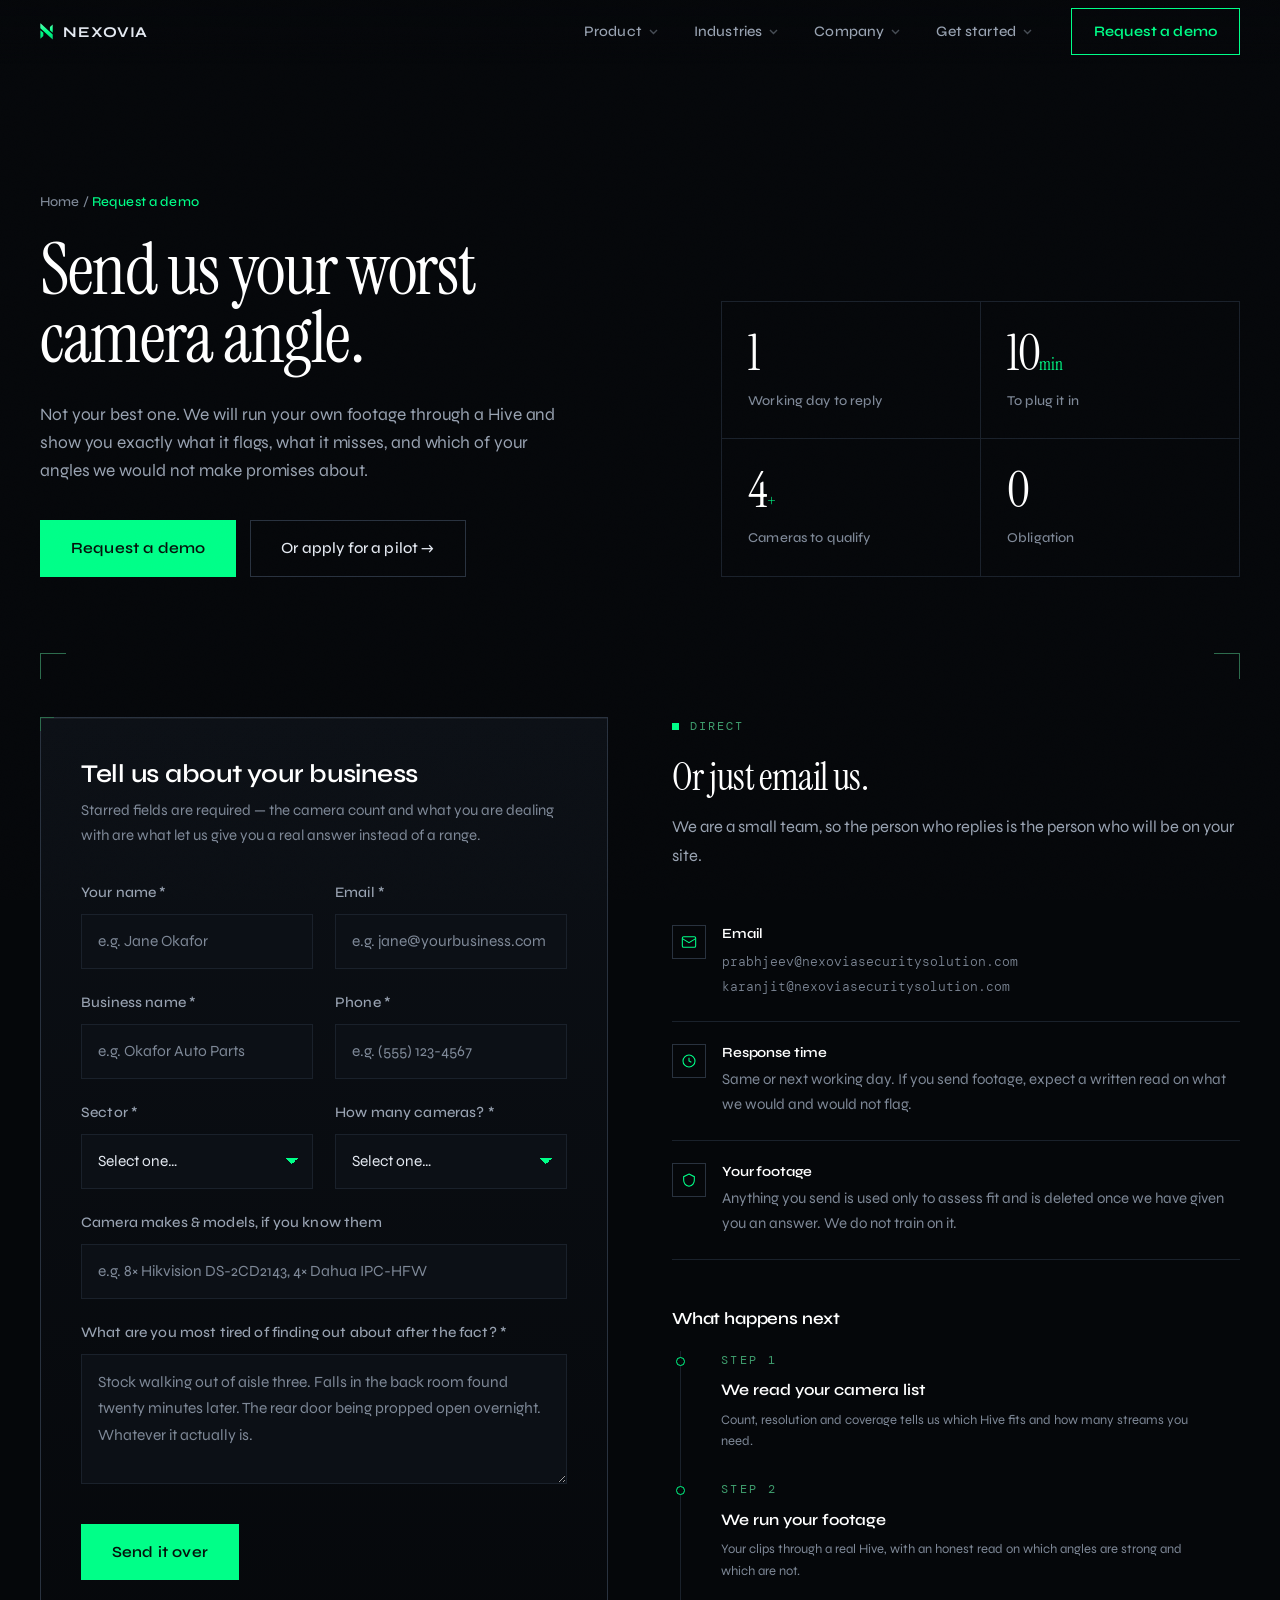
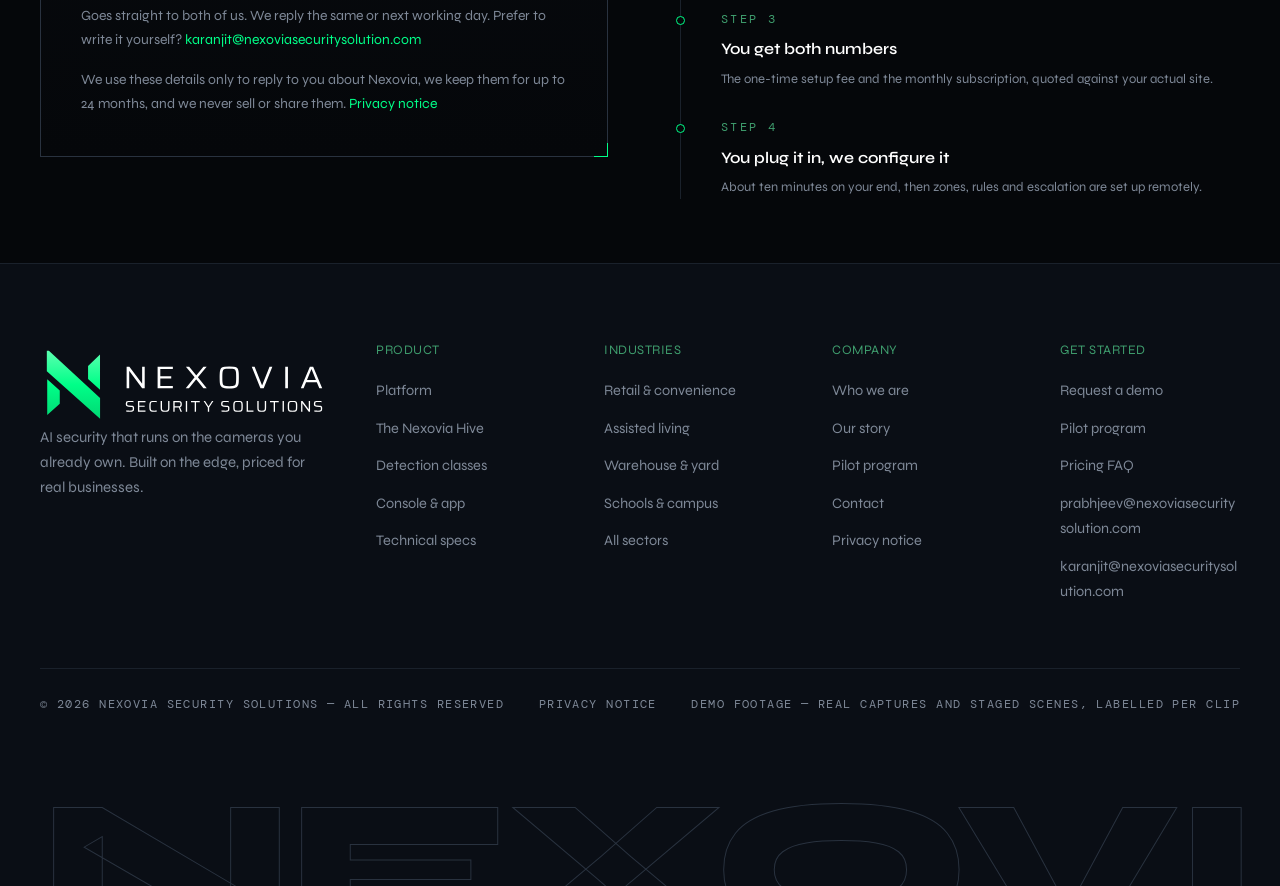
<file: contact/index.html>
<!DOCTYPE html><!-- `class="dark"` switches global.css to its dark token block, so Watermelon
     components render on the brand's dark ground rather than shadcn's default
     light one. site.css still wins for --bg on the body, being unlayered. --><html lang="en" class="dark"><head><meta charset="utf-8"><meta name="viewport" content="width=device-width, initial-scale=1"><title>Request a Demo — Nexovia</title><meta name="description" content="Send us your camera list and we will size a Hive, run your own footage through it, and quote both the setup fee and the monthly subscription."><!-- Icons resolve from the SITE ROOT, not /assets/img/. Crawlers request
         /favicon.ico directly and ignore these tags, so the root copy is the
         one that decides what Google prints beside the search result — it used
         to be Astro's scaffold logo. Keep the two in sync; see public/favicon.svg.

         .ico first and .svg second is deliberate: browsers that understand SVG
         take the later, richer declaration, and the rest fall back to the .ico. --><link rel="icon" href="/favicon.ico" sizes="32x32"><link rel="icon" href="/favicon.svg" type="image/svg+xml"><link rel="apple-touch-icon" href="/apple-touch-icon.png"><link rel="canonical" href="https://nexoviasecuritysolutions.com/contact/"><!-- Social preview. Without these, pasting a link into WhatsApp, LinkedIn
         or Slack produced a bare URL with no title, no summary and no image —
         on a site whose whole job is to be shared with a prospect. --><meta property="og:type" content="website"><meta property="og:site_name" content="Nexovia Security Solutions"><meta property="og:title" content="Request a Demo — Nexovia"><meta property="og:description" content="Send us your camera list and we will size a Hive, run your own footage through it, and quote both the setup fee and the monthly subscription."><meta property="og:url" content="https://nexoviasecuritysolutions.com/contact/"><meta property="og:image" content="https://nexoviasecuritysolutions.com/assets/img/og-nexovia.jpg"><meta property="og:image:width" content="1200"><meta property="og:image:height" content="630"><meta property="og:image:alt" content="Nexovia — AI security for existing cameras. Plug in. Detect. Alert."><meta name="twitter:card" content="summary_large_image"><meta name="twitter:title" content="Request a Demo — Nexovia"><meta name="twitter:description" content="Send us your camera list and we will size a Hive, run your own footage through it, and quote both the setup fee and the monthly subscription."><meta name="twitter:image" content="https://nexoviasecuritysolutions.com/assets/img/og-nexovia.jpg"><link rel="preconnect" href="https://fonts.googleapis.com"><link rel="preconnect" href="https://fonts.gstatic.com" crossorigin><link href="https://fonts.googleapis.com/css2?family=DM+Mono:wght@300;400;500&family=Instrument+Serif:ital@0;1&family=Syne:wght@400;500;600;700;800&display=swap" rel="stylesheet"><!-- must stay after the Tailwind entry above. ?v= is a build-time content
         hash — see assetVersion() in the frontmatter for why it has to be there. --><link rel="stylesheet" href="/assets/css/site.css?v=e04f79cdd3"><meta name="astro-view-transitions-enabled" content="true"><meta name="astro-view-transitions-fallback" content="animate"><script type="module" src="/_astro/ClientRouter.astro_astro_type_script_index_0_lang.Sx5bM3k1.js"></script><link rel="stylesheet" href="/_astro/Base.irPizhrA.css"></head><body><!-- Cloudflare Scrape Shield rewrites every address AND every mailto href
         into a Cloudflare redirect link that only resolves once its
         decoder script runs. Any ad blocker or privacy extension blocks that
         script, and the visitor is left reading a bracketed placeholder with a
         dead link — which is what was happening on the contact page.

         email_off is Cloudflare’s documented opt-out and needs no dashboard
         access. It wraps the whole document deliberately: the nav builds its
         mailto links from a loop, so wrapping them individually cannot reach
         every one, and a future address would silently miss the treatment.

         Turning off Scrape Shield → Email Address Obfuscation in the
         Cloudflare dashboard would do the same thing globally. --><!--email_off--><header class="site-nav" data-open="false"><div class="site-nav-bar"><a class="site-nav-brand" href="/" data-astro-reload aria-label="Nexovia Security Solutions — home"><img class="site-nav-mark" src="/assets/img/nexovia-mark.svg" alt=""><span>NEXOVIA</span></a><nav class="site-nav-links" aria-label="Main"><div class="site-nav-group"><button type="button" class="site-nav-top">Product<svg class="site-nav-caret" width="9" height="6" viewBox="0 0 9 6" aria-hidden="true"><path d="M1 1l3.5 3.5L8 1" fill="none" stroke="currentColor" stroke-width="1.4"></path></svg></button><div class="site-nav-drop"><ul><li><a href="/platform">Platform</a></li><li><a href="/hive">The Nexovia Hive</a></li><li><a href="/capabilities">Detection classes</a></li><li><a href="/platform#console">Console &amp; app</a></li><li><a href="/hive#specs">Technical specs</a></li></ul></div></div><div class="site-nav-group"><button type="button" class="site-nav-top">Industries<svg class="site-nav-caret" width="9" height="6" viewBox="0 0 9 6" aria-hidden="true"><path d="M1 1l3.5 3.5L8 1" fill="none" stroke="currentColor" stroke-width="1.4"></path></svg></button><div class="site-nav-drop"><ul><li><a href="/industries#retail">Retail &amp; convenience</a></li><li><a href="/industries#care">Assisted living</a></li><li><a href="/industries#warehouse">Warehouse &amp; yard</a></li><li><a href="/industries#education">Schools &amp; campus</a></li><li><a href="/industries">All sectors</a></li></ul></div></div><div class="site-nav-group"><button type="button" class="site-nav-top">Company<svg class="site-nav-caret" width="9" height="6" viewBox="0 0 9 6" aria-hidden="true"><path d="M1 1l3.5 3.5L8 1" fill="none" stroke="currentColor" stroke-width="1.4"></path></svg></button><div class="site-nav-drop"><ul><li><a href="/about">Who we are</a></li><li><a href="/about#story">Our story</a></li><li><a href="/pilot">Pilot program</a></li><li><a href="/contact">Contact</a></li></ul></div></div><div class="site-nav-group"><button type="button" class="site-nav-top">Get started<svg class="site-nav-caret" width="9" height="6" viewBox="0 0 9 6" aria-hidden="true"><path d="M1 1l3.5 3.5L8 1" fill="none" stroke="currentColor" stroke-width="1.4"></path></svg></button><div class="site-nav-drop"><ul><li><a href="/contact">Request a demo</a></li><li><a href="/pilot">Pilot program</a></li><li><a href="/pricing#faq">Pricing FAQ</a></li><li><a href="mailto:prabhjeev@nexoviasecuritysolution.com">Email Prabhjeev</a></li><li><a href="mailto:karanjit@nexoviasecuritysolution.com">Email Karanjit</a></li></ul></div></div></nav><div class="site-nav-right"><a class="site-nav-cta" href="/contact">Request a demo</a><button type="button" class="site-nav-toggle" aria-expanded="false" aria-controls="site-nav-drawer"><span class="site-nav-burger" aria-hidden="true"><i></i><i></i><i></i></span><span class="site-nav-sr">Menu</span></button></div></div><div class="site-nav-drawer" id="site-nav-drawer" hidden><details class="site-nav-acc" name="site-nav-acc"><summary>Product<svg class="site-nav-caret" width="10" height="7" viewBox="0 0 9 6" aria-hidden="true"><path d="M1 1l3.5 3.5L8 1" fill="none" stroke="currentColor" stroke-width="1.4"></path></svg></summary><ul><li><a href="/platform">Platform</a></li><li><a href="/hive">The Nexovia Hive</a></li><li><a href="/capabilities">Detection classes</a></li><li><a href="/platform#console">Console &amp; app</a></li><li><a href="/hive#specs">Technical specs</a></li></ul></details><details class="site-nav-acc" name="site-nav-acc"><summary>Industries<svg class="site-nav-caret" width="10" height="7" viewBox="0 0 9 6" aria-hidden="true"><path d="M1 1l3.5 3.5L8 1" fill="none" stroke="currentColor" stroke-width="1.4"></path></svg></summary><ul><li><a href="/industries#retail">Retail &amp; convenience</a></li><li><a href="/industries#care">Assisted living</a></li><li><a href="/industries#warehouse">Warehouse &amp; yard</a></li><li><a href="/industries#education">Schools &amp; campus</a></li><li><a href="/industries">All sectors</a></li></ul></details><details class="site-nav-acc" name="site-nav-acc"><summary>Company<svg class="site-nav-caret" width="10" height="7" viewBox="0 0 9 6" aria-hidden="true"><path d="M1 1l3.5 3.5L8 1" fill="none" stroke="currentColor" stroke-width="1.4"></path></svg></summary><ul><li><a href="/about">Who we are</a></li><li><a href="/about#story">Our story</a></li><li><a href="/pilot">Pilot program</a></li><li><a href="/contact">Contact</a></li></ul></details><details class="site-nav-acc" name="site-nav-acc"><summary>Get started<svg class="site-nav-caret" width="10" height="7" viewBox="0 0 9 6" aria-hidden="true"><path d="M1 1l3.5 3.5L8 1" fill="none" stroke="currentColor" stroke-width="1.4"></path></svg></summary><ul><li><a href="/contact">Request a demo</a></li><li><a href="/pilot">Pilot program</a></li><li><a href="/pricing#faq">Pricing FAQ</a></li><li><a href="mailto:prabhjeev@nexoviasecuritysolution.com">Email Prabhjeev</a></li><li><a href="mailto:karanjit@nexoviasecuritysolution.com">Email Karanjit</a></li></ul></details><a class="site-nav-drawer-cta" href="/contact">Request a demo</a></div></header><script>
  /* Bound once to document, not to the button.

     <ClientRouter /> swaps the DOM on navigation, so a listener attached to the
     current button dies with it, and this inline script does not re-execute
     after a swap. Delegating to document survives both, and the __nxNav guard
     stops a second binding if this component is ever rendered twice. */
  (function () {
    if (window.__nxNav) return;
    window.__nxNav = true;

    /* A mouse click on a top-level item must not leave it focused: on any
       browser without :has() the dropdown would stay pinned open and a
       second one could be opened over it. Keyboard focus is untouched —
       this only fires for a real pointer press. */
    document.addEventListener('mouseup', function (e) {
      var top = e.target.closest && e.target.closest('.site-nav-top');
      if (top) top.blur();
    });

    var close = function () {
      document.querySelectorAll('.site-nav').forEach(function (nav) {
        nav.dataset.open = 'false';
        var d = nav.querySelector('.site-nav-drawer');
        var b = nav.querySelector('.site-nav-toggle');
        if (d) d.hidden = true;
        if (b) b.setAttribute('aria-expanded', 'false');
        nav.querySelectorAll('.site-nav-acc[open]').forEach(function (x) { x.open = false; });
      });
    };

    document.addEventListener('click', function (e) {
      var btn = e.target.closest ? e.target.closest('.site-nav-toggle') : null;
      if (btn) {
        var nav = btn.closest('.site-nav');
        var drawer = nav.querySelector('.site-nav-drawer');
        var open = nav.dataset.open !== 'true';
        nav.dataset.open = open ? 'true' : 'false';
        drawer.hidden = !open;
        btn.setAttribute('aria-expanded', open ? 'true' : 'false');
        return;
      }
      /* tapping a link inside the drawer should close it — on a same-page
         anchor there is no navigation to close it for us */
      if (e.target.closest && e.target.closest('.site-nav-drawer a')) close();
    });

    document.addEventListener('keydown', function (e) {
      if (e.key === 'Escape') close();
    });

    /* a client-side navigation renders a fresh, closed nav; reset the flag
       state on the new one so a stale open drawer never carries over */
    document.addEventListener('astro:page-load', close);

    /* Nav background on scroll. The nav is queried inside the handler rather
       than closed over: <ClientRouter /> swaps the header on navigation, so a
       captured reference goes stale after the first one. */
    var ticking = false;
    var setScrolled = function () {
      ticking = false;
      var on = window.scrollY > 12 ? 'true' : 'false';
      document.querySelectorAll('.site-nav').forEach(function (nav) {
        if (nav.dataset.scrolled !== on) nav.dataset.scrolled = on;
      });
    };
    window.addEventListener('scroll', function () {
      if (!ticking) { ticking = true; requestAnimationFrame(setScrolled); }
    }, { passive: true });
    document.addEventListener('astro:page-load', setScrolled);
    setScrolled();
  })();
</script><main class="page-body"><section class="page-head"><div class="wrap"><div class="ph-copy"><div class="crumb"><a href="/" data-astro-reload>Home</a> / <span>Request a demo</span></div><h1>Send us your worst camera angle.</h1><p class="lede">Not your best one. We will run your own footage through a Hive and show you exactly what it flags, what it misses, and which of your angles we would not make promises about.</p><div class="btn-row"><a href="/contact" class="btn btn-primary">Request a demo</a><a href="/pilot/apply" class="btn btn-ghost">Or apply for a pilot →</a></div></div><div class="head-stats rv"><div class="head-stat"><b>1</b><span>Working day to reply</span></div><div class="head-stat"><b>10<i>min</i></b><span>To plug it in</span></div><div class="head-stat"><b>4<i>+</i></b><span>Cameras to qualify</span></div><div class="head-stat"><b>0</b><span>Obligation</span></div></div></div></section><section class="band-sm"><div class="wrap"><div class="split" style="gap:64px;align-items:start"><!-- ─────────── FORM ─────────── --><div class="rv"><div class="panel panel-lit corner-marks"><h2 class="h3" style="margin-bottom:8px">Tell us about your business</h2><p class="small" style="margin-bottom:32px">Starred fields are required — the camera count and what you are dealing with are what let us give you a real answer instead of a range.</p><!-- Posts to the Pages Function. `action`/`method` are real so the
               form still submits if JS fails; data-mailto is now only the
               fallback when the endpoint is unavailable, not the primary path. --><form action="/api/contact" method="post" data-contact data-mailto="prabhjeev@nexoviasecuritysolution.com,karanjit@nexoviasecuritysolution.com"><div class="form-grid"><div class="field"><label for="name">Your name *</label><input id="name" name="name" type="text" required placeholder="e.g. Jane Okafor"></div><div class="field"><label for="email">Email *</label><input id="email" name="email" type="email" required placeholder="e.g. jane@yourbusiness.com"></div><div class="field"><label for="company">Business name *</label><input id="company" name="company" type="text" required placeholder="e.g. Okafor Auto Parts"></div><div class="field"><label for="phone">Phone *</label><input id="phone" name="phone" type="tel" required minlength="7" placeholder="e.g. (555) 123-4567"></div><div class="field"><label for="sector">Sector *</label><select id="sector" name="sector" required><option value="">Select one…</option><option>Retail &amp; convenience</option><option>Assisted living &amp; care</option><option>Warehouse, yard &amp; logistics</option><option>Schools &amp; campus</option><option>Fuel &amp; forecourt</option><option>Self storage</option><option>Municipal &amp; public space</option><option>Hospitality &amp; venues</option><option>Trade counter / builders merchant</option><option>Other</option></select></div><div class="field"><label for="cameras">How many cameras? *</label><select id="cameras" name="cameras" required><option value="">Select one…</option><option>1 – 4</option><option>5 – 8</option><option>9 – 16</option><option>17 – 32</option><option>32+</option><option>Multiple sites</option></select></div><div class="field field-full"><label for="brands">Camera makes &amp; models, if you know them</label><input id="brands" name="camera_models" type="text" placeholder="e.g. 8× Hikvision DS-2CD2143, 4× Dahua IPC-HFW"></div><div class="field field-full"><label for="problem">What are you most tired of finding out about after the fact? *</label><textarea id="problem" name="problem" required minlength="20" placeholder="Stock walking out of aisle three. Falls in the back room found twenty minutes later. The rear door being propped open overnight. Whatever it actually is."></textarea></div></div><!-- Honeypot. Hidden from people, filled by bots. Not type=hidden,
                 which bots skip — it has to look like a real field to them. --><div class="hp" aria-hidden="true"><label for="website">Website</label><input id="website" name="website" type="text" tabindex="-1" autocomplete="off"></div><div class="btn-row mt-32"><button type="submit" class="btn btn-primary" data-submit>Send it over</button></div><p class="form-note mt-24">Goes straight to both of us. We reply the same or next working day. Prefer to write it yourself? <a href="mailto:karanjit@nexoviasecuritysolution.com" style="color:var(--nx-accent)">karanjit@nexoviasecuritysolution.com</a></p><!-- CCPA notice at collection (Civ. Code § 1798.100(a)): the
                 categories, the purpose and the retention have to be given at
                 or before the point of collection, not only on /privacy. Kept
                 to one sentence so it informs rather than lawyers at someone. --><p class="form-note mt-16">We use these details only to reply to you about Nexovia, we keep them for up to 24 months, and we never sell or share them. <a href="/privacy" style="color:var(--nx-accent)">Privacy notice</a></p><!-- Three outcomes, three messages. The previous version showed a
                 single note the moment the mailto link was triggered, whether or
                 not anything actually happened. --><p class="form-note mt-16 form-msg form-ok" hidden style="color:var(--nx-accent)">✓ Sent. We have it — expect a reply the same or next working day.</p><p class="form-note mt-16 form-msg form-fallback" hidden style="color:var(--warn)">We could not send that from here. Your email client should have opened with the details filled in — press send there and it reaches us. If nothing opened, email <a href="mailto:karanjit@nexoviasecuritysolution.com" style="color:var(--nx-accent)">karanjit@nexoviasecuritysolution.com</a>.</p><p class="form-note mt-16 form-msg form-err" hidden style="color:var(--warn)">Something went wrong sending that. Please email <a href="mailto:karanjit@nexoviasecuritysolution.com" style="color:var(--nx-accent)">karanjit@nexoviasecuritysolution.com</a> directly — we do not want to lose your enquiry.</p></form></div></div><!-- ─────────── SIDEBAR ─────────── --><div class="rv d1"><div class="eyebrow">Direct</div><h2 style="font-size:clamp(26px,3vw,38px);margin-bottom:8px">Or just email us.</h2><p class="body-copy mt-16" style="margin-bottom:32px">We are a small team, so the person who replies is the person who will be on your site.</p><div class="contact-line"><div class="ci"><svg viewBox="0 0 24 24" fill="none" stroke="currentColor" stroke-width="1.6"><rect x="2" y="4" width="20" height="16" rx="2"></rect><path d="M2 7l10 6 10-6"></path></svg></div><div><h3 class="h4">Email</h3><a href="mailto:prabhjeev@nexoviasecuritysolution.com">prabhjeev@nexoviasecuritysolution.com</a><br><a href="mailto:karanjit@nexoviasecuritysolution.com">karanjit@nexoviasecuritysolution.com</a></div></div><div class="contact-line"><div class="ci"><svg viewBox="0 0 24 24" fill="none" stroke="currentColor" stroke-width="1.6"><circle cx="12" cy="12" r="9"></circle><path d="M12 7v5l3.5 2"></path></svg></div><div><h3 class="h4">Response time</h3><p>Same or next working day. If you send footage, expect a written read on what we would and would not flag.</p></div></div><div class="contact-line"><div class="ci"><svg viewBox="0 0 24 24" fill="none" stroke="currentColor" stroke-width="1.6"><path d="M12 3l8 4v5c0 5-3.4 8.4-8 9.5C7.4 20.4 4 17 4 12V7l8-4z"></path></svg></div><div><h3 class="h4">Your footage</h3><p>Anything you send is used only to assess fit and is deleted once we have given you an answer. We do not train on it.</p></div></div><h3 class="h4 mt-48" style="margin-bottom:20px">What happens next</h3><div class="timeline"><div class="tl-item" style="padding-bottom:28px"><div class="tl-date">Step 1</div><h4 style="font-size:16px">We read your camera list</h4><p style="font-size:13px">Count, resolution and coverage tells us which Hive fits and how many streams you need.</p></div><div class="tl-item" style="padding-bottom:28px"><div class="tl-date">Step 2</div><h4 style="font-size:16px">We run your footage</h4><p style="font-size:13px">Your clips through a real Hive, with an honest read on which angles are strong and which are not.</p></div><div class="tl-item" style="padding-bottom:28px"><div class="tl-date">Step 3</div><h4 style="font-size:16px">You get both numbers</h4><p style="font-size:13px">The one-time setup fee and the monthly subscription, quoted against your actual site.</p></div><div class="tl-item"><div class="tl-date">Step 4</div><h4 style="font-size:16px">You plug it in, we configure it</h4><p style="font-size:13px">About ten minutes on your end, then zones, rules and escalation are set up remotely.</p></div></div></div></div></div></section></main><footer class="foot"><div class="wrap wrap-wide"><div class="foot-grid"><div class="foot-brand"><a href="/" data-astro-reload class="brand" aria-label="Nexovia Security Solutions — home"><img class="brand-logo" src="/assets/img/nexovia-logo.svg" alt=""></a><p>AI security that runs on the cameras you already own. Built on the edge, priced for real businesses.</p></div><div class="foot-col"><h2>Product</h2><ul><li><a href="/platform">Platform</a></li><li><a href="/hive">The Nexovia Hive</a></li><li><a href="/capabilities">Detection classes</a></li><li><a href="/platform#console">Console &amp; app</a></li><li><a href="/hive#specs">Technical specs</a></li></ul></div><div class="foot-col"><h2>Industries</h2><ul><li><a href="/industries#retail">Retail &amp; convenience</a></li><li><a href="/industries#care">Assisted living</a></li><li><a href="/industries#warehouse">Warehouse &amp; yard</a></li><li><a href="/industries#education">Schools &amp; campus</a></li><li><a href="/industries">All sectors</a></li></ul></div><div class="foot-col"><h2>Company</h2><ul><li><a href="/about">Who we are</a></li><li><a href="/about#story">Our story</a></li><li><a href="/pilot">Pilot program</a></li><li><a href="/contact">Contact</a></li><li><a href="/privacy">Privacy notice</a></li></ul></div><div class="foot-col"><h2>Get started</h2><ul><li><a href="/contact">Request a demo</a></li><li><a href="/pilot">Pilot program</a></li><li><a href="/pricing#faq">Pricing FAQ</a></li><li><a href="mailto:prabhjeev@nexoviasecuritysolution.com">prabhjeev@nexoviasecuritysolution.com</a></li><li><a href="mailto:karanjit@nexoviasecuritysolution.com">karanjit@nexoviasecuritysolution.com</a></li></ul></div></div><!-- CalOPPA (Cal. Bus. & Prof. Code § 22575) wants the privacy link
             conspicuous and wants the word "Privacy" in the link text itself,
             so it sits in the bottom bar as well as the Company column. --><div class="foot-bar"><span>© 2026 NEXOVIA SECURITY SOLUTIONS — ALL RIGHTS RESERVED</span><span><a href="/privacy">PRIVACY NOTICE</a></span><span>DEMO FOOTAGE — REAL CAPTURES AND STAGED SCENES, LABELLED PER CLIP</span></div><div class="foot-word" aria-hidden="true">NEXOVIA</div></div></footer><!-- Legacy behaviour scripts, re-run on every client-side navigation.

         site.js is not optional: 149 of its 165 lines drive scroll reveals, the
         detection tabs, autoplay video, counters, the pricing FAQ, the clock and
         the contact form. Dropping it during the port left `.rv { opacity: 0 }`
         without its `.in` class and every revealed block on every page was
         invisible — 35 of 35 on the homepage, measured.

         `<ClientRouter />` swaps the DOM instead of reloading, and inline
         scripts inserted that way never execute. Left alone, site.js would run
         on the first page and never again: reveals, tabs, the FAQ and the form
         would all die the moment you clicked a nav link.

         Re-executing is safe here because all three are element-guarded, and
         because site.js's only window-level listener sits inside `if (nav)`
         where `.nav` is the OLD nav — an element that no longer exists — so
         nothing accumulates across navigations. The previous tags are removed
         each time so the DOM does not collect dead <script> nodes. --><script>(function(){const nxSrc = ["/assets/js/site.js?v=b98429ea2c","/assets/js/flow.js?v=64d377e8a0","/assets/js/hive-explode.js?v=ef043cd744"];

      (function () {
        /* content-hashed at build time, same reason as the stylesheet above */
        var SRC = nxSrc;
        document.addEventListener('astro:page-load', function () {
          document.querySelectorAll('script[data-nx-behaviour]').forEach(function (s) { s.remove(); });
          SRC.forEach(function (src) {
            var s = document.createElement('script');
            s.src = src;
            s.async = false;                 /* preserve order */
            s.setAttribute('data-nx-behaviour', '');
            document.body.appendChild(s);
          });
        });
      })();
    })();</script><!--/email_off--></body></html>
</file>
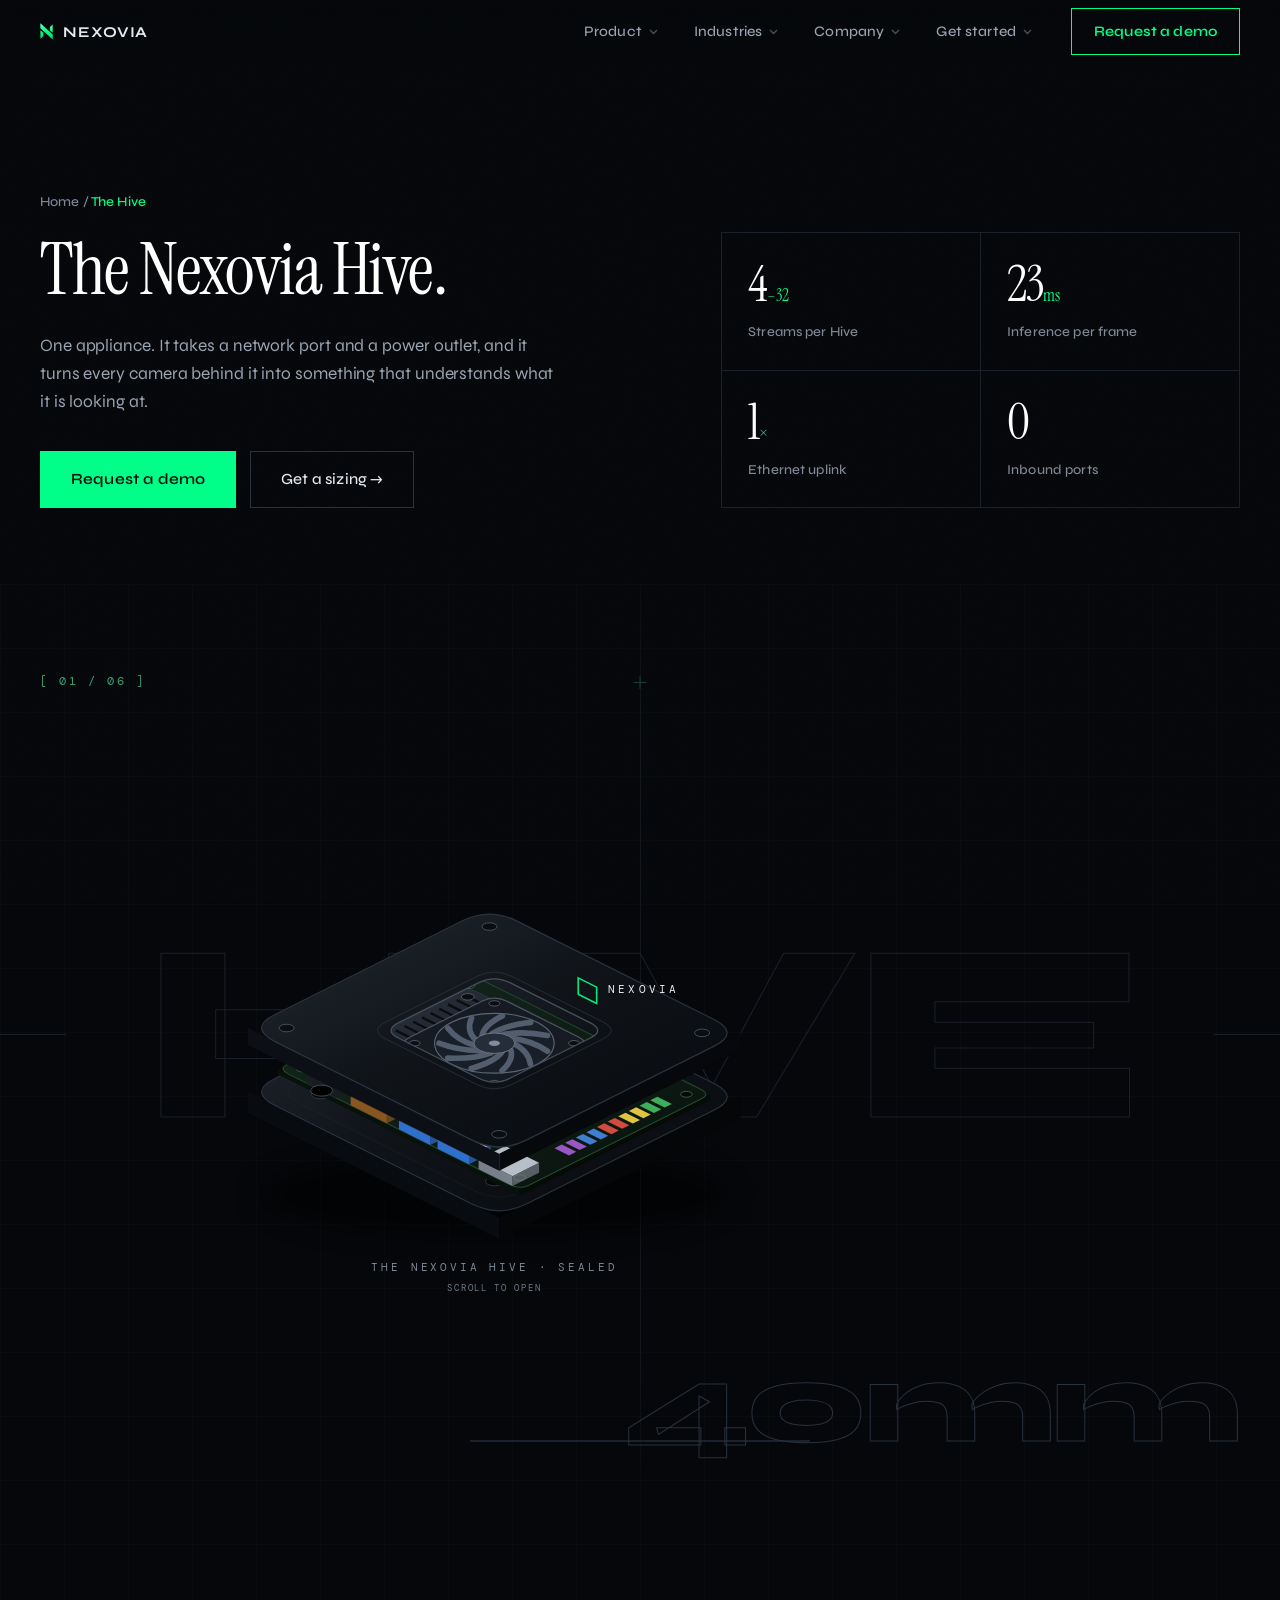
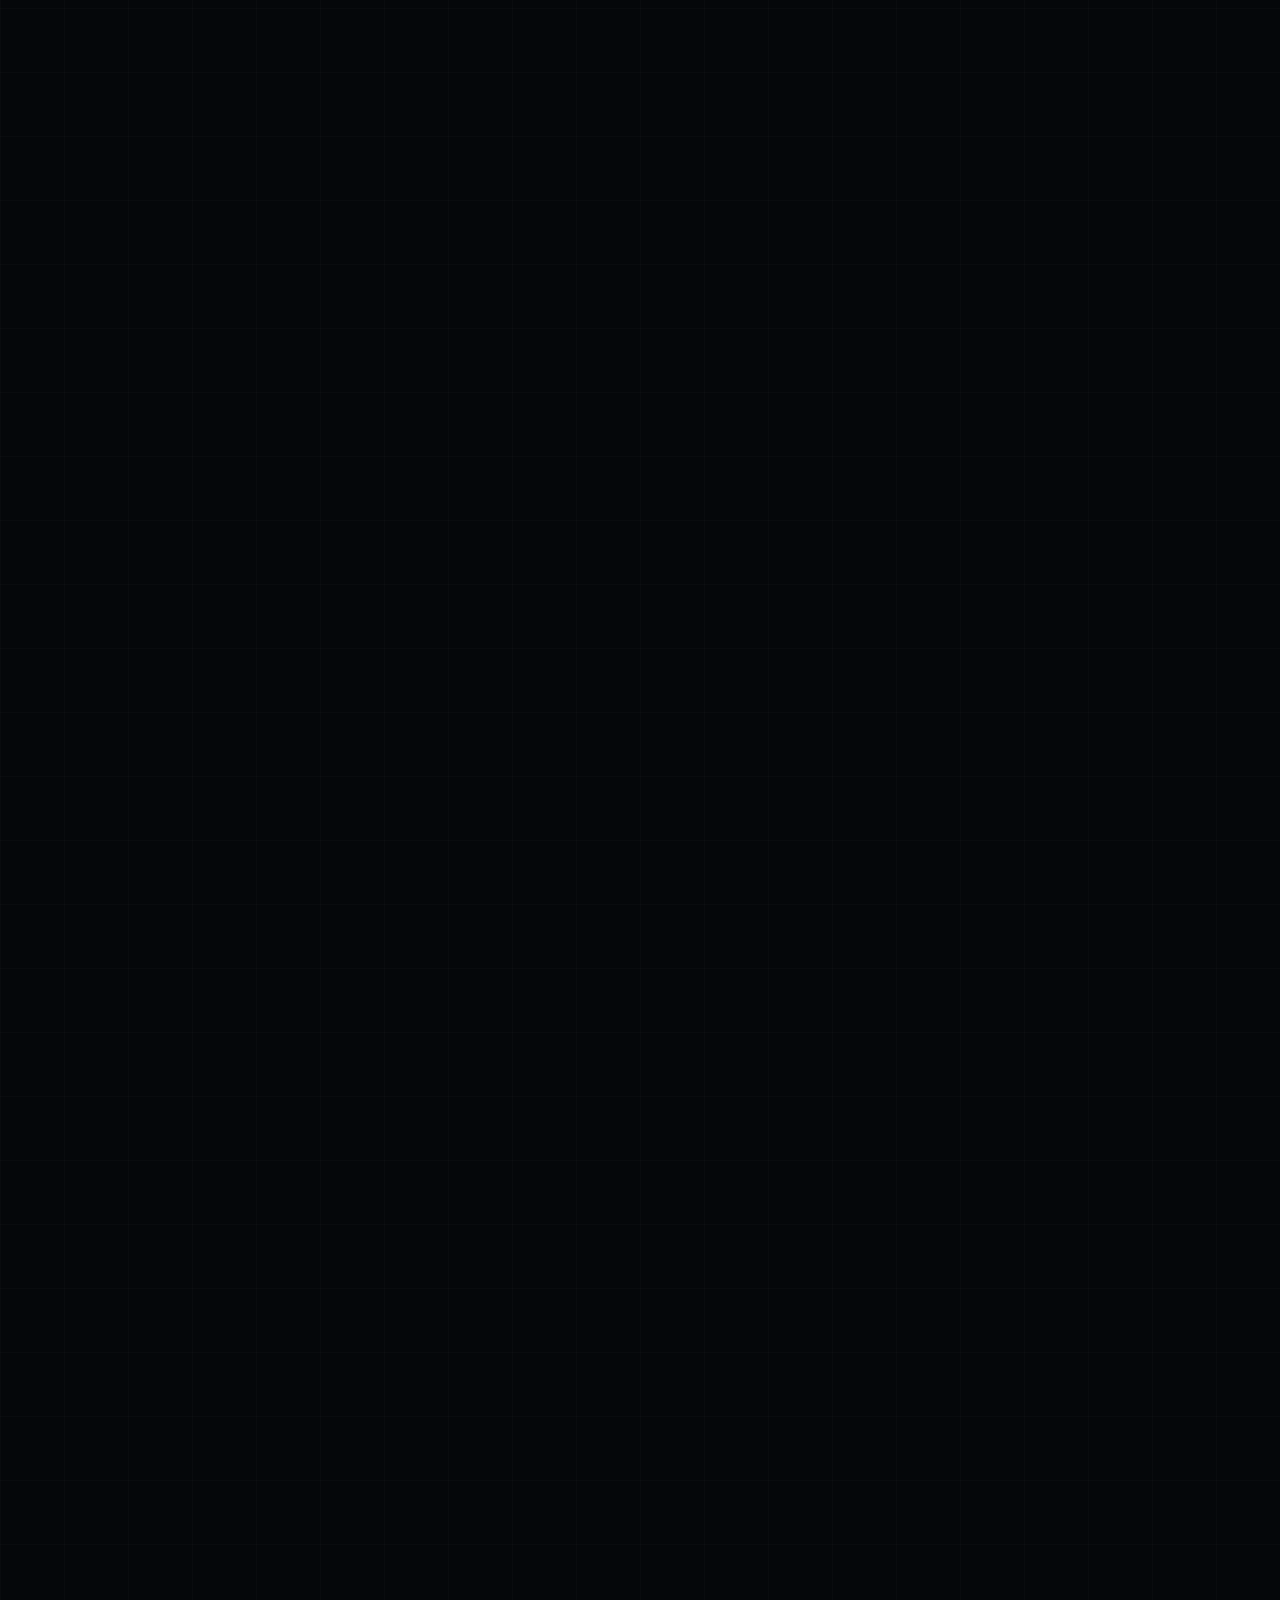
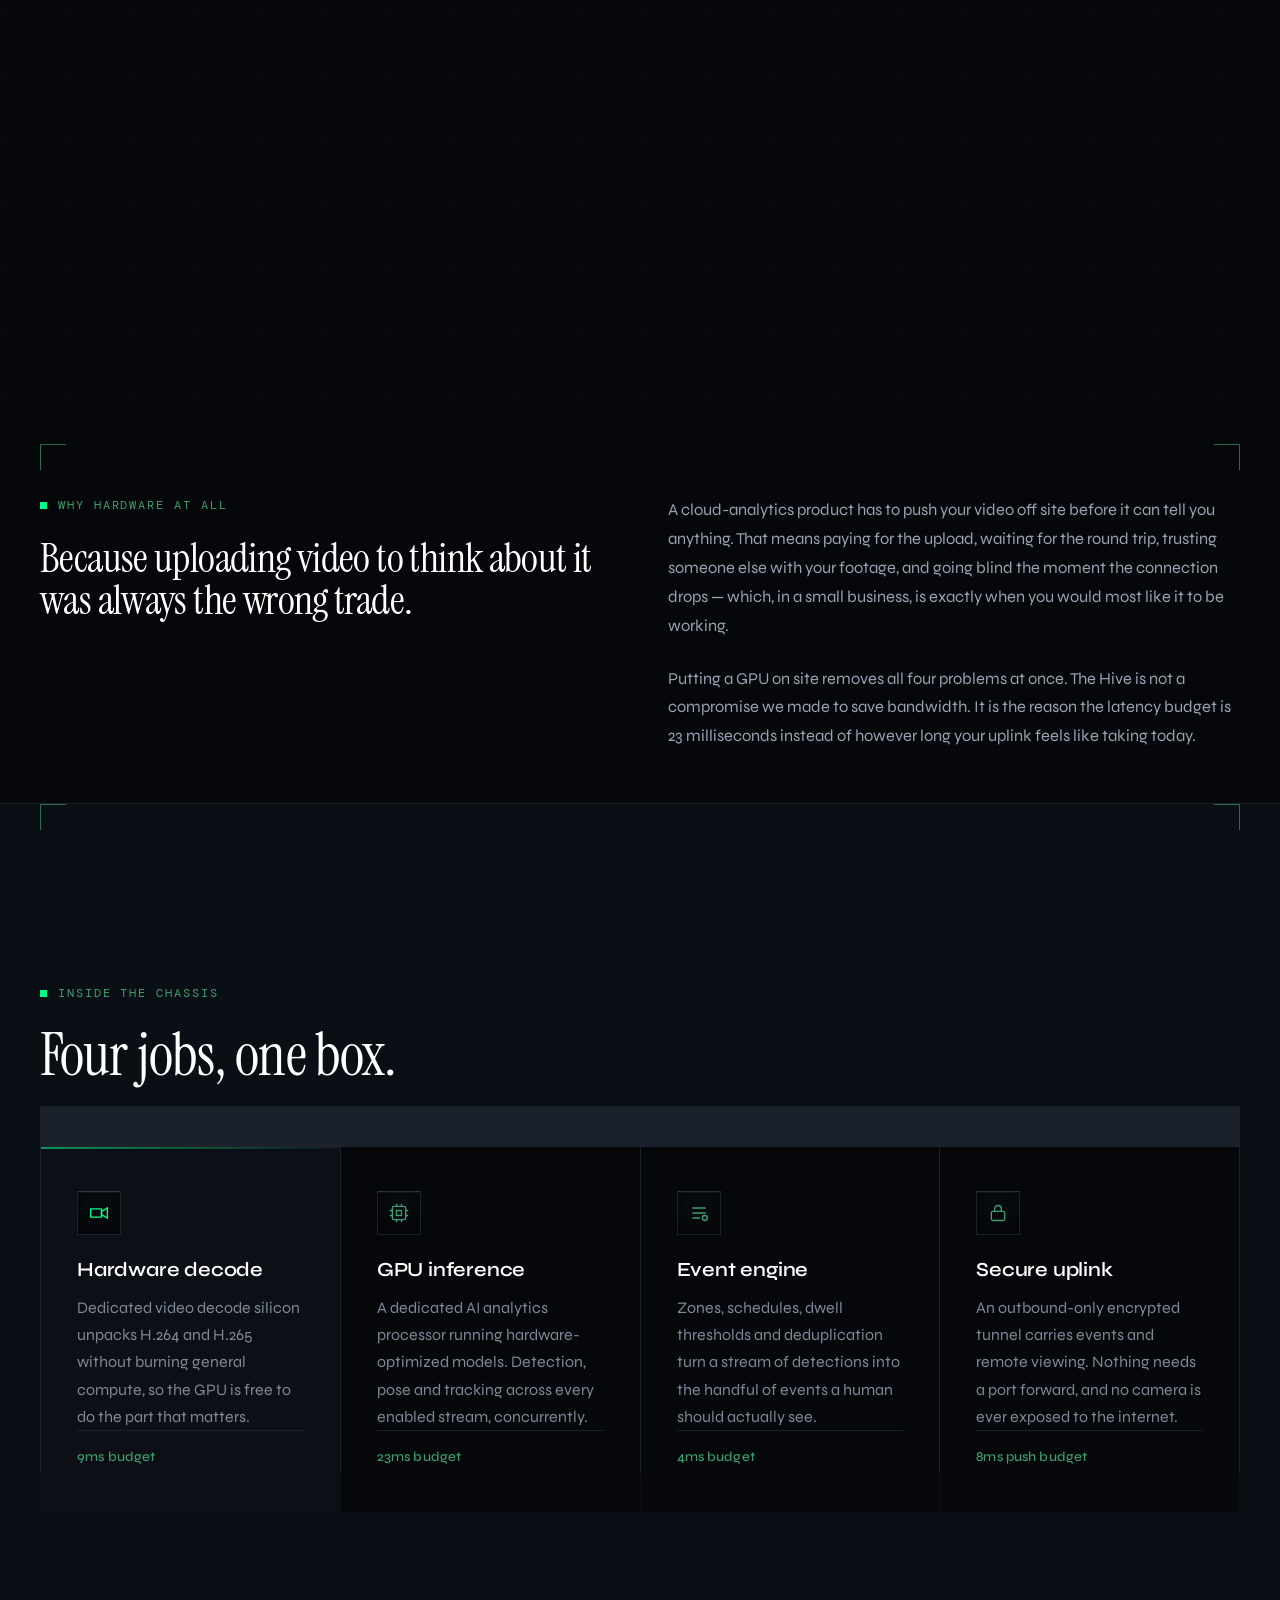
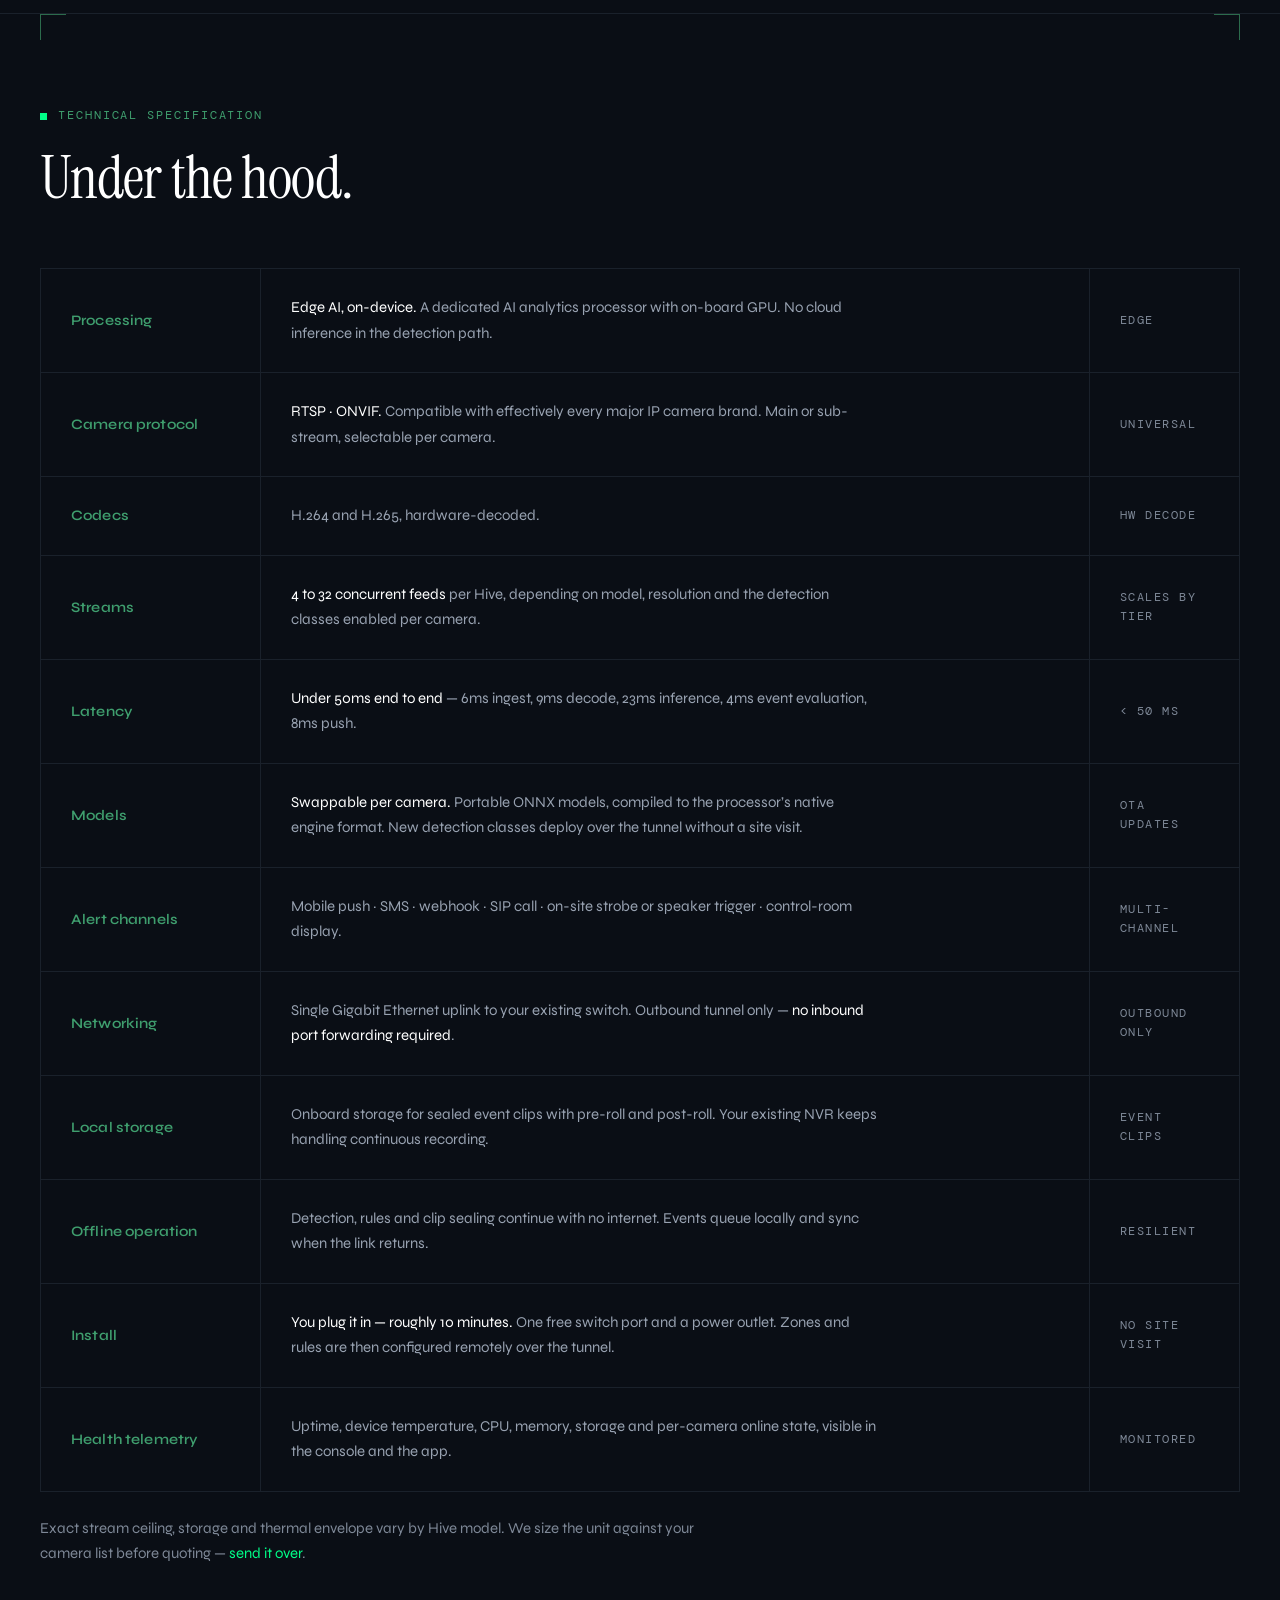
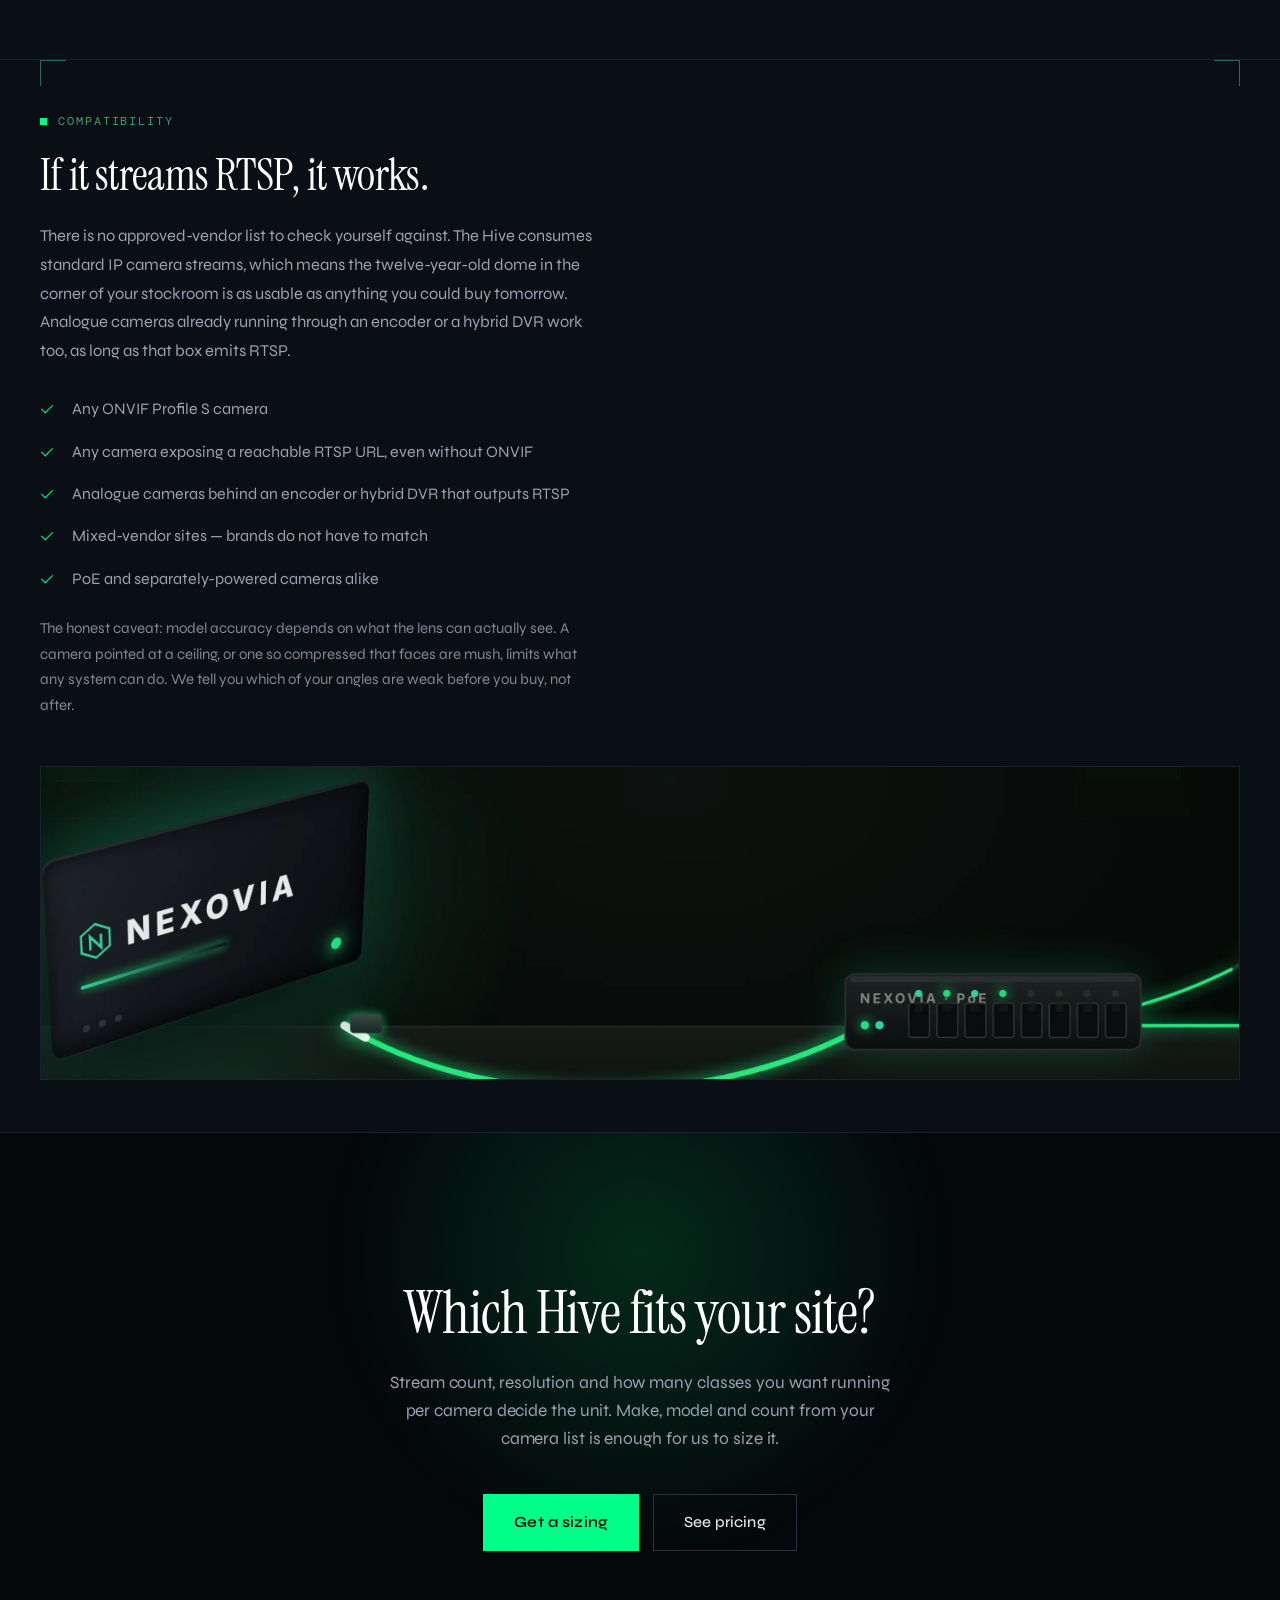
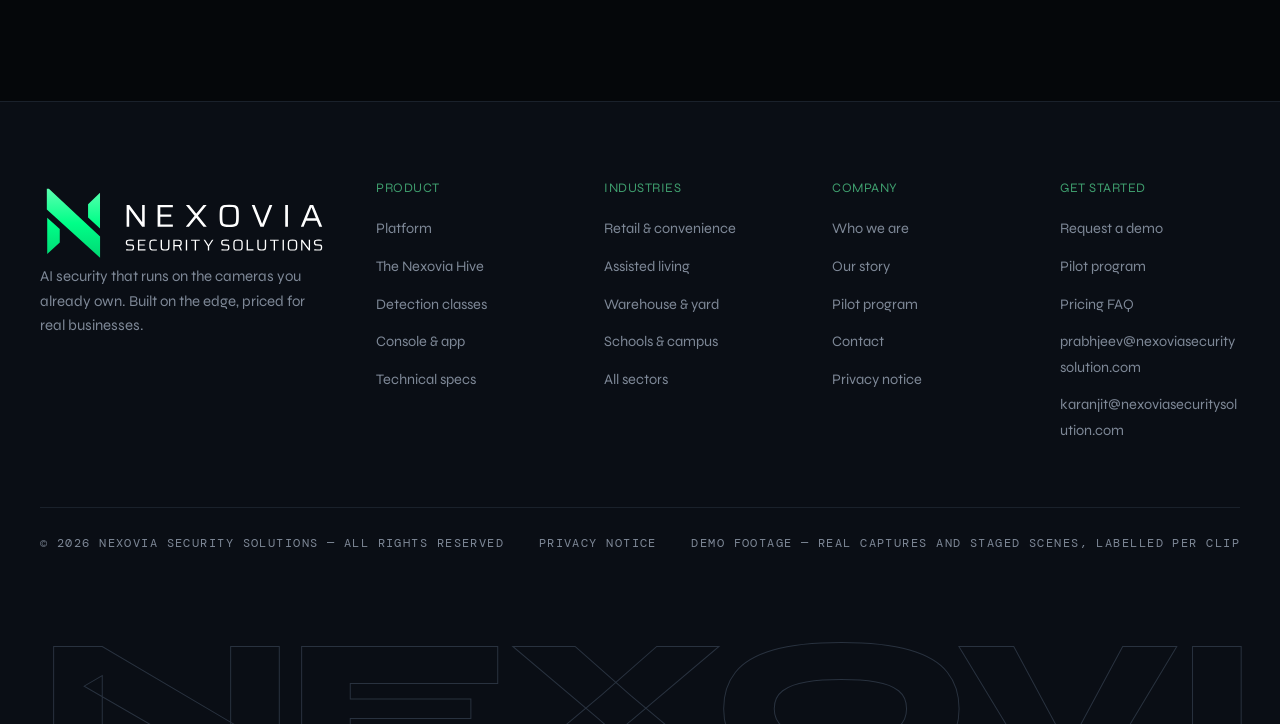
<file: hive/index.html>
<!DOCTYPE html><!-- `class="dark"` switches global.css to its dark token block, so Watermelon
     components render on the brand's dark ground rather than shadcn's default
     light one. site.css still wins for --bg on the body, being unlayered. --><html lang="en" class="dark"><head><meta charset="utf-8"><meta name="viewport" content="width=device-width, initial-scale=1"><title>The Nexovia Hive — Edge AI Hardware | Nexovia</title><meta name="description" content="The Nexovia Hive is an AI-accelerated edge appliance that reads 4 to 32 RTSP streams, runs GPU inference on-device in 23ms, and needs one Ethernet run and a power outlet."><!-- Icons resolve from the SITE ROOT, not /assets/img/. Crawlers request
         /favicon.ico directly and ignore these tags, so the root copy is the
         one that decides what Google prints beside the search result — it used
         to be Astro's scaffold logo. Keep the two in sync; see public/favicon.svg.

         .ico first and .svg second is deliberate: browsers that understand SVG
         take the later, richer declaration, and the rest fall back to the .ico. --><link rel="icon" href="/favicon.ico" sizes="32x32"><link rel="icon" href="/favicon.svg" type="image/svg+xml"><link rel="apple-touch-icon" href="/apple-touch-icon.png"><link rel="canonical" href="https://nexoviasecuritysolutions.com/hive/"><!-- Social preview. Without these, pasting a link into WhatsApp, LinkedIn
         or Slack produced a bare URL with no title, no summary and no image —
         on a site whose whole job is to be shared with a prospect. --><meta property="og:type" content="website"><meta property="og:site_name" content="Nexovia Security Solutions"><meta property="og:title" content="The Nexovia Hive — Edge AI Hardware | Nexovia"><meta property="og:description" content="The Nexovia Hive is an AI-accelerated edge appliance that reads 4 to 32 RTSP streams, runs GPU inference on-device in 23ms, and needs one Ethernet run and a power outlet."><meta property="og:url" content="https://nexoviasecuritysolutions.com/hive/"><meta property="og:image" content="https://nexoviasecuritysolutions.com/assets/img/og-nexovia.jpg"><meta property="og:image:width" content="1200"><meta property="og:image:height" content="630"><meta property="og:image:alt" content="Nexovia — AI security for existing cameras. Plug in. Detect. Alert."><meta name="twitter:card" content="summary_large_image"><meta name="twitter:title" content="The Nexovia Hive — Edge AI Hardware | Nexovia"><meta name="twitter:description" content="The Nexovia Hive is an AI-accelerated edge appliance that reads 4 to 32 RTSP streams, runs GPU inference on-device in 23ms, and needs one Ethernet run and a power outlet."><meta name="twitter:image" content="https://nexoviasecuritysolutions.com/assets/img/og-nexovia.jpg"><link rel="preconnect" href="https://fonts.googleapis.com"><link rel="preconnect" href="https://fonts.gstatic.com" crossorigin><link href="https://fonts.googleapis.com/css2?family=DM+Mono:wght@300;400;500&family=Instrument+Serif:ital@0;1&family=Syne:wght@400;500;600;700;800&display=swap" rel="stylesheet"><!-- must stay after the Tailwind entry above. ?v= is a build-time content
         hash — see assetVersion() in the frontmatter for why it has to be there. --><link rel="stylesheet" href="/assets/css/site.css?v=e04f79cdd3"><meta name="astro-view-transitions-enabled" content="true"><meta name="astro-view-transitions-fallback" content="animate"><script type="module" src="/_astro/ClientRouter.astro_astro_type_script_index_0_lang.Sx5bM3k1.js"></script><link rel="stylesheet" href="/_astro/Base.irPizhrA.css"></head><body><!-- Cloudflare Scrape Shield rewrites every address AND every mailto href
         into a Cloudflare redirect link that only resolves once its
         decoder script runs. Any ad blocker or privacy extension blocks that
         script, and the visitor is left reading a bracketed placeholder with a
         dead link — which is what was happening on the contact page.

         email_off is Cloudflare’s documented opt-out and needs no dashboard
         access. It wraps the whole document deliberately: the nav builds its
         mailto links from a loop, so wrapping them individually cannot reach
         every one, and a future address would silently miss the treatment.

         Turning off Scrape Shield → Email Address Obfuscation in the
         Cloudflare dashboard would do the same thing globally. --><!--email_off--><header class="site-nav" data-open="false"><div class="site-nav-bar"><a class="site-nav-brand" href="/" data-astro-reload aria-label="Nexovia Security Solutions — home"><img class="site-nav-mark" src="/assets/img/nexovia-mark.svg" alt=""><span>NEXOVIA</span></a><nav class="site-nav-links" aria-label="Main"><div class="site-nav-group"><button type="button" class="site-nav-top">Product<svg class="site-nav-caret" width="9" height="6" viewBox="0 0 9 6" aria-hidden="true"><path d="M1 1l3.5 3.5L8 1" fill="none" stroke="currentColor" stroke-width="1.4"></path></svg></button><div class="site-nav-drop"><ul><li><a href="/platform">Platform</a></li><li><a href="/hive">The Nexovia Hive</a></li><li><a href="/capabilities">Detection classes</a></li><li><a href="/platform#console">Console &amp; app</a></li><li><a href="/hive#specs">Technical specs</a></li></ul></div></div><div class="site-nav-group"><button type="button" class="site-nav-top">Industries<svg class="site-nav-caret" width="9" height="6" viewBox="0 0 9 6" aria-hidden="true"><path d="M1 1l3.5 3.5L8 1" fill="none" stroke="currentColor" stroke-width="1.4"></path></svg></button><div class="site-nav-drop"><ul><li><a href="/industries#retail">Retail &amp; convenience</a></li><li><a href="/industries#care">Assisted living</a></li><li><a href="/industries#warehouse">Warehouse &amp; yard</a></li><li><a href="/industries#education">Schools &amp; campus</a></li><li><a href="/industries">All sectors</a></li></ul></div></div><div class="site-nav-group"><button type="button" class="site-nav-top">Company<svg class="site-nav-caret" width="9" height="6" viewBox="0 0 9 6" aria-hidden="true"><path d="M1 1l3.5 3.5L8 1" fill="none" stroke="currentColor" stroke-width="1.4"></path></svg></button><div class="site-nav-drop"><ul><li><a href="/about">Who we are</a></li><li><a href="/about#story">Our story</a></li><li><a href="/pilot">Pilot program</a></li><li><a href="/contact">Contact</a></li></ul></div></div><div class="site-nav-group"><button type="button" class="site-nav-top">Get started<svg class="site-nav-caret" width="9" height="6" viewBox="0 0 9 6" aria-hidden="true"><path d="M1 1l3.5 3.5L8 1" fill="none" stroke="currentColor" stroke-width="1.4"></path></svg></button><div class="site-nav-drop"><ul><li><a href="/contact">Request a demo</a></li><li><a href="/pilot">Pilot program</a></li><li><a href="/pricing#faq">Pricing FAQ</a></li><li><a href="mailto:prabhjeev@nexoviasecuritysolution.com">Email Prabhjeev</a></li><li><a href="mailto:karanjit@nexoviasecuritysolution.com">Email Karanjit</a></li></ul></div></div></nav><div class="site-nav-right"><a class="site-nav-cta" href="/contact">Request a demo</a><button type="button" class="site-nav-toggle" aria-expanded="false" aria-controls="site-nav-drawer"><span class="site-nav-burger" aria-hidden="true"><i></i><i></i><i></i></span><span class="site-nav-sr">Menu</span></button></div></div><div class="site-nav-drawer" id="site-nav-drawer" hidden><details class="site-nav-acc" name="site-nav-acc"><summary>Product<svg class="site-nav-caret" width="10" height="7" viewBox="0 0 9 6" aria-hidden="true"><path d="M1 1l3.5 3.5L8 1" fill="none" stroke="currentColor" stroke-width="1.4"></path></svg></summary><ul><li><a href="/platform">Platform</a></li><li><a href="/hive">The Nexovia Hive</a></li><li><a href="/capabilities">Detection classes</a></li><li><a href="/platform#console">Console &amp; app</a></li><li><a href="/hive#specs">Technical specs</a></li></ul></details><details class="site-nav-acc" name="site-nav-acc"><summary>Industries<svg class="site-nav-caret" width="10" height="7" viewBox="0 0 9 6" aria-hidden="true"><path d="M1 1l3.5 3.5L8 1" fill="none" stroke="currentColor" stroke-width="1.4"></path></svg></summary><ul><li><a href="/industries#retail">Retail &amp; convenience</a></li><li><a href="/industries#care">Assisted living</a></li><li><a href="/industries#warehouse">Warehouse &amp; yard</a></li><li><a href="/industries#education">Schools &amp; campus</a></li><li><a href="/industries">All sectors</a></li></ul></details><details class="site-nav-acc" name="site-nav-acc"><summary>Company<svg class="site-nav-caret" width="10" height="7" viewBox="0 0 9 6" aria-hidden="true"><path d="M1 1l3.5 3.5L8 1" fill="none" stroke="currentColor" stroke-width="1.4"></path></svg></summary><ul><li><a href="/about">Who we are</a></li><li><a href="/about#story">Our story</a></li><li><a href="/pilot">Pilot program</a></li><li><a href="/contact">Contact</a></li></ul></details><details class="site-nav-acc" name="site-nav-acc"><summary>Get started<svg class="site-nav-caret" width="10" height="7" viewBox="0 0 9 6" aria-hidden="true"><path d="M1 1l3.5 3.5L8 1" fill="none" stroke="currentColor" stroke-width="1.4"></path></svg></summary><ul><li><a href="/contact">Request a demo</a></li><li><a href="/pilot">Pilot program</a></li><li><a href="/pricing#faq">Pricing FAQ</a></li><li><a href="mailto:prabhjeev@nexoviasecuritysolution.com">Email Prabhjeev</a></li><li><a href="mailto:karanjit@nexoviasecuritysolution.com">Email Karanjit</a></li></ul></details><a class="site-nav-drawer-cta" href="/contact">Request a demo</a></div></header><script>
  /* Bound once to document, not to the button.

     <ClientRouter /> swaps the DOM on navigation, so a listener attached to the
     current button dies with it, and this inline script does not re-execute
     after a swap. Delegating to document survives both, and the __nxNav guard
     stops a second binding if this component is ever rendered twice. */
  (function () {
    if (window.__nxNav) return;
    window.__nxNav = true;

    /* A mouse click on a top-level item must not leave it focused: on any
       browser without :has() the dropdown would stay pinned open and a
       second one could be opened over it. Keyboard focus is untouched —
       this only fires for a real pointer press. */
    document.addEventListener('mouseup', function (e) {
      var top = e.target.closest && e.target.closest('.site-nav-top');
      if (top) top.blur();
    });

    var close = function () {
      document.querySelectorAll('.site-nav').forEach(function (nav) {
        nav.dataset.open = 'false';
        var d = nav.querySelector('.site-nav-drawer');
        var b = nav.querySelector('.site-nav-toggle');
        if (d) d.hidden = true;
        if (b) b.setAttribute('aria-expanded', 'false');
        nav.querySelectorAll('.site-nav-acc[open]').forEach(function (x) { x.open = false; });
      });
    };

    document.addEventListener('click', function (e) {
      var btn = e.target.closest ? e.target.closest('.site-nav-toggle') : null;
      if (btn) {
        var nav = btn.closest('.site-nav');
        var drawer = nav.querySelector('.site-nav-drawer');
        var open = nav.dataset.open !== 'true';
        nav.dataset.open = open ? 'true' : 'false';
        drawer.hidden = !open;
        btn.setAttribute('aria-expanded', open ? 'true' : 'false');
        return;
      }
      /* tapping a link inside the drawer should close it — on a same-page
         anchor there is no navigation to close it for us */
      if (e.target.closest && e.target.closest('.site-nav-drawer a')) close();
    });

    document.addEventListener('keydown', function (e) {
      if (e.key === 'Escape') close();
    });

    /* a client-side navigation renders a fresh, closed nav; reset the flag
       state on the new one so a stale open drawer never carries over */
    document.addEventListener('astro:page-load', close);

    /* Nav background on scroll. The nav is queried inside the handler rather
       than closed over: <ClientRouter /> swaps the header on navigation, so a
       captured reference goes stale after the first one. */
    var ticking = false;
    var setScrolled = function () {
      ticking = false;
      var on = window.scrollY > 12 ? 'true' : 'false';
      document.querySelectorAll('.site-nav').forEach(function (nav) {
        if (nav.dataset.scrolled !== on) nav.dataset.scrolled = on;
      });
    };
    window.addEventListener('scroll', function () {
      if (!ticking) { ticking = true; requestAnimationFrame(setScrolled); }
    }, { passive: true });
    document.addEventListener('astro:page-load', setScrolled);
    setScrolled();
  })();
</script><main class="page-body"><section class="page-head"><div class="wrap"><div class="ph-copy"><div class="crumb"><a href="/" data-astro-reload>Home</a> / <span>The Hive</span></div><h1>The Nexovia Hive.</h1><p class="lede">One appliance. It takes a network port and a power outlet, and it turns every camera behind it into something that understands what it is looking at.</p><div class="btn-row"><a href="/contact" class="btn btn-primary">Request a demo</a><a href="/contact" class="btn btn-ghost">Get a sizing →</a></div></div><div class="head-stats rv"><div class="head-stat"><b>4<i>–32</i></b><span>Streams per Hive</span></div><div class="head-stat"><b>23<i>ms</i></b><span>Inference per frame</span></div><div class="head-stat"><b>1<i>×</i></b><span>Ethernet uplink</span></div><div class="head-stat"><b>0</b><span>Inbound ports</span></div></div></div></section><section class="scrub" id="teardown" data-chapters="6" data-scrub-p><div class="scrub-stage"><!-- 5.3 registration marks --><div class="scrub-reg" aria-hidden="true"></div><div class="scrub-rule is-l" aria-hidden="true"></div><div class="scrub-rule is-r" aria-hidden="true"></div><!-- 5.4 type behind the subject, occluded by the parts as they separate --><div class="scrub-word" aria-hidden="true">HIVE</div><!-- 5.1 chapter counter --><div class="scrub-counter" data-scrub-counter aria-hidden="true">[ 01 / 06 ]</div><div class="wrap wrap-wide"><div data-hive-explode></div></div><div class="scrub-rail" aria-hidden="true"></div><!-- 5.6 giant corner numeral, unlabelled: the enclosure's long edge --><p class="scrub-numeral" aria-hidden="true">40mm</p></div><div class="wrap"><p class="flow-hint">Swipe the teardown to read the callouts</p></div></section><section class="band-xs"><div class="wrap"><div class="two-col-text"><div class="rv"><div class="eyebrow">Why hardware at all</div><h2 style="font-size:clamp(28px,3.2vw,44px)">Because uploading video to think about it was always the wrong trade.</h2></div><div class="rv d1"><p class="body-copy">A cloud-analytics product has to push your video off site before it can tell you anything. That means paying for the upload, waiting for the round trip, trusting someone else with your footage, and going blind the moment the connection drops — which, in a small business, is exactly when you would most like it to be working.</p><p class="body-copy mt-24">Putting a GPU on site removes all four problems at once. The Hive is not a compromise we made to save bandwidth. It is the reason the latency budget is 23 milliseconds instead of however long your uplink feels like taking today.</p></div></div></div></section><section class="band-lg rule"><div class="wrap wrap-wide"><div class="head-block rv"><div class="eyebrow">Inside the chassis</div><h2>Four jobs, one box.</h2></div><div class="grid g4"><div class="cell rv"><div class="cell-icon"><svg viewBox="0 0 24 24" fill="none" stroke="currentColor" stroke-width="1.6"><path d="M2 7h13v10H2z"></path><path d="M15 10l7-4v12l-7-4z"></path></svg></div><h3>Hardware decode</h3><p>Dedicated video decode silicon unpacks H.264 and H.265 without burning general compute, so the GPU is free to do the part that matters.</p><div class="cell-foot">9ms budget</div></div><div class="cell rv d1"><div class="cell-icon"><svg viewBox="0 0 24 24" fill="none" stroke="currentColor" stroke-width="1.6"><rect x="4" y="4" width="16" height="16" rx="2"></rect><rect x="9" y="9" width="6" height="6"></rect><path d="M9 1v3M15 1v3M9 20v3M15 20v3M1 9h3M1 15h3M20 9h3M20 15h3"></path></svg></div><h3>GPU inference</h3><p>A dedicated AI analytics processor running hardware-optimized models. Detection, pose and tracking across every enabled stream, concurrently.</p><div class="cell-foot">23ms budget</div></div><div class="cell rv d2"><div class="cell-icon"><svg viewBox="0 0 24 24" fill="none" stroke="currentColor" stroke-width="1.6"><path d="M4 6h16M4 12h16M4 18h9"></path><circle cx="19" cy="18" r="3"></circle></svg></div><h3>Event engine</h3><p>Zones, schedules, dwell thresholds and deduplication turn a stream of detections into the handful of events a human should actually see.</p><div class="cell-foot">4ms budget</div></div><div class="cell rv d3"><div class="cell-icon"><svg viewBox="0 0 24 24" fill="none" stroke="currentColor" stroke-width="1.6"><rect x="4" y="10" width="16" height="11" rx="2"></rect><path d="M8 10V7a4 4 0 0 1 8 0v3"></path></svg></div><h3>Secure uplink</h3><p>An outbound-only encrypted tunnel carries events and remote viewing. Nothing needs a port forward, and no camera is ever exposed to the internet.</p><div class="cell-foot">8ms push budget</div></div></div></div></section><section class="band rule" id="specs"><div class="wrap wrap-wide"><div class="head-block rv"><div class="eyebrow">Technical specification</div><h2>Under the hood.</h2></div><div class="spec-table rv"><div class="spec-row"><div class="spec-k">Processing</div><div class="spec-v"><strong>Edge AI, on-device.</strong> A dedicated AI analytics processor with on-board GPU. No cloud inference in the detection path.</div><div class="spec-x">EDGE</div></div><div class="spec-row"><div class="spec-k">Camera protocol</div><div class="spec-v"><strong>RTSP · ONVIF.</strong> Compatible with effectively every major IP camera brand. Main or sub-stream, selectable per camera.</div><div class="spec-x">UNIVERSAL</div></div><div class="spec-row"><div class="spec-k">Codecs</div><div class="spec-v">H.264 and H.265, hardware-decoded.</div><div class="spec-x">HW DECODE</div></div><div class="spec-row"><div class="spec-k">Streams</div><div class="spec-v"><strong>4 to 32 concurrent feeds</strong> per Hive, depending on model, resolution and the detection classes enabled per camera.</div><div class="spec-x">SCALES BY TIER</div></div><div class="spec-row"><div class="spec-k">Latency</div><div class="spec-v"><strong>Under 50ms end to end</strong> — 6ms ingest, 9ms decode, 23ms inference, 4ms event evaluation, 8ms push.</div><div class="spec-x">&lt; 50 MS</div></div><div class="spec-row"><div class="spec-k">Models</div><div class="spec-v"><strong>Swappable per camera.</strong> Portable ONNX models, compiled to the processor’s native engine format. New detection classes deploy over the tunnel without a site visit.</div><div class="spec-x">OTA UPDATES</div></div><div class="spec-row"><div class="spec-k">Alert channels</div><div class="spec-v">Mobile push · SMS · webhook · SIP call · on-site strobe or speaker trigger · control-room display.</div><div class="spec-x">MULTI-CHANNEL</div></div><div class="spec-row"><div class="spec-k">Networking</div><div class="spec-v">Single Gigabit Ethernet uplink to your existing switch. Outbound tunnel only — <strong>no inbound port forwarding required</strong>.</div><div class="spec-x">OUTBOUND ONLY</div></div><div class="spec-row"><div class="spec-k">Local storage</div><div class="spec-v">Onboard storage for sealed event clips with pre-roll and post-roll. Your existing NVR keeps handling continuous recording.</div><div class="spec-x">EVENT CLIPS</div></div><div class="spec-row"><div class="spec-k">Offline operation</div><div class="spec-v">Detection, rules and clip sealing continue with no internet. Events queue locally and sync when the link returns.</div><div class="spec-x">RESILIENT</div></div><div class="spec-row"><div class="spec-k">Install</div><div class="spec-v"><strong>You plug it in — roughly 10 minutes.</strong> One free switch port and a power outlet. Zones and rules are then configured remotely over the tunnel.</div><div class="spec-x">NO SITE VISIT</div></div><div class="spec-row"><div class="spec-k">Health telemetry</div><div class="spec-v">Uptime, device temperature, CPU, memory, storage and per-camera online state, visible in the console and the app.</div><div class="spec-x">MONITORED</div></div></div><p class="small mt-24 rv">Exact stream ceiling, storage and thermal envelope vary by Hive model. We size the unit against your camera list before quoting — <a href="/contact" style="color:var(--nx-accent)">send it over</a>.</p></div></section><section class="band-xs rule"><div class="wrap"><div class="split"><div class="split-body rv"><div class="eyebrow">Compatibility</div><h2>If it streams RTSP, it works.</h2><p class="body-copy mt-24">There is no approved-vendor list to check yourself against. The Hive consumes standard IP camera streams, which means the twelve-year-old dome in the corner of your stockroom is as usable as anything you could buy tomorrow. Analogue cameras already running through an encoder or a hybrid DVR work too, as long as that box emits RTSP.</p><ul class="check-list"><li>Any ONVIF Profile S camera</li><li>Any camera exposing a reachable RTSP URL, even without ONVIF</li><li>Analogue cameras behind an encoder or hybrid DVR that outputs RTSP</li><li>Mixed-vendor sites — brands do not have to match</li><li>PoE and separately-powered cameras alike</li></ul><p class="small mt-24">The honest caveat: model accuracy depends on what the lens can actually see. A camera pointed at a ceiling, or one so compressed that faces are mush, limits what any system can do. We tell you which of your angles are weak before you buy, not after.</p></div></div><!-- Full width, not the right half of the split.

         nx_arrival.webp is a 2800x728 banner — 3.84:1, cut at 2x on 2026-10-07
         from the 4K render of the opening "01 — ARRIVAL" beat
         (nexovia_videos/nexovia-video/out/hi/arrival.png, crop 640,828 2800x728). `.split-media img` is
         `height: auto`, so in a split column it rendered 602x157 next to a
         581px-tall block of text: a thin strip stranded in an otherwise empty
         column. Cropping it to fill that column was not an option either —
         `object-fit: cover` at that ratio keeps only the middle ~27%, which is
         the empty stretch between the card and the switch.

         A banner wants the full measure. Here it spans the section, which is
         also how it reads in the film it came from. --><div class="arrival-band rv d1"><img src="/assets/img/nx_arrival.webp" alt="The Nexovia Hive arriving on site and joining the existing camera network over one Ethernet run"></div></div></section><section class="cta-band"><div class="wrap"><h2 class="rv">Which Hive fits your site?</h2><p class="lede rv d1">Stream count, resolution and how many classes you want running per camera decide the unit. Make, model and count from your camera list is enough for us to size it.</p><div class="btn-row rv d2" style="justify-content:center"><a href="/contact" class="btn btn-primary">Get a sizing</a><a href="/pricing" class="btn btn-ghost">See pricing</a></div></div></section></main><footer class="foot"><div class="wrap wrap-wide"><div class="foot-grid"><div class="foot-brand"><a href="/" data-astro-reload class="brand" aria-label="Nexovia Security Solutions — home"><img class="brand-logo" src="/assets/img/nexovia-logo.svg" alt=""></a><p>AI security that runs on the cameras you already own. Built on the edge, priced for real businesses.</p></div><div class="foot-col"><h2>Product</h2><ul><li><a href="/platform">Platform</a></li><li><a href="/hive">The Nexovia Hive</a></li><li><a href="/capabilities">Detection classes</a></li><li><a href="/platform#console">Console &amp; app</a></li><li><a href="/hive#specs">Technical specs</a></li></ul></div><div class="foot-col"><h2>Industries</h2><ul><li><a href="/industries#retail">Retail &amp; convenience</a></li><li><a href="/industries#care">Assisted living</a></li><li><a href="/industries#warehouse">Warehouse &amp; yard</a></li><li><a href="/industries#education">Schools &amp; campus</a></li><li><a href="/industries">All sectors</a></li></ul></div><div class="foot-col"><h2>Company</h2><ul><li><a href="/about">Who we are</a></li><li><a href="/about#story">Our story</a></li><li><a href="/pilot">Pilot program</a></li><li><a href="/contact">Contact</a></li><li><a href="/privacy">Privacy notice</a></li></ul></div><div class="foot-col"><h2>Get started</h2><ul><li><a href="/contact">Request a demo</a></li><li><a href="/pilot">Pilot program</a></li><li><a href="/pricing#faq">Pricing FAQ</a></li><li><a href="mailto:prabhjeev@nexoviasecuritysolution.com">prabhjeev@nexoviasecuritysolution.com</a></li><li><a href="mailto:karanjit@nexoviasecuritysolution.com">karanjit@nexoviasecuritysolution.com</a></li></ul></div></div><!-- CalOPPA (Cal. Bus. & Prof. Code § 22575) wants the privacy link
             conspicuous and wants the word "Privacy" in the link text itself,
             so it sits in the bottom bar as well as the Company column. --><div class="foot-bar"><span>© 2026 NEXOVIA SECURITY SOLUTIONS — ALL RIGHTS RESERVED</span><span><a href="/privacy">PRIVACY NOTICE</a></span><span>DEMO FOOTAGE — REAL CAPTURES AND STAGED SCENES, LABELLED PER CLIP</span></div><div class="foot-word" aria-hidden="true">NEXOVIA</div></div></footer><!-- Legacy behaviour scripts, re-run on every client-side navigation.

         site.js is not optional: 149 of its 165 lines drive scroll reveals, the
         detection tabs, autoplay video, counters, the pricing FAQ, the clock and
         the contact form. Dropping it during the port left `.rv { opacity: 0 }`
         without its `.in` class and every revealed block on every page was
         invisible — 35 of 35 on the homepage, measured.

         `<ClientRouter />` swaps the DOM instead of reloading, and inline
         scripts inserted that way never execute. Left alone, site.js would run
         on the first page and never again: reveals, tabs, the FAQ and the form
         would all die the moment you clicked a nav link.

         Re-executing is safe here because all three are element-guarded, and
         because site.js's only window-level listener sits inside `if (nav)`
         where `.nav` is the OLD nav — an element that no longer exists — so
         nothing accumulates across navigations. The previous tags are removed
         each time so the DOM does not collect dead <script> nodes. --><script>(function(){const nxSrc = ["/assets/js/site.js?v=b98429ea2c","/assets/js/flow.js?v=64d377e8a0","/assets/js/hive-explode.js?v=ef043cd744"];

      (function () {
        /* content-hashed at build time, same reason as the stylesheet above */
        var SRC = nxSrc;
        document.addEventListener('astro:page-load', function () {
          document.querySelectorAll('script[data-nx-behaviour]').forEach(function (s) { s.remove(); });
          SRC.forEach(function (src) {
            var s = document.createElement('script');
            s.src = src;
            s.async = false;                 /* preserve order */
            s.setAttribute('data-nx-behaviour', '');
            document.body.appendChild(s);
          });
        });
      })();
    })();</script><!--/email_off--></body></html>
</file>
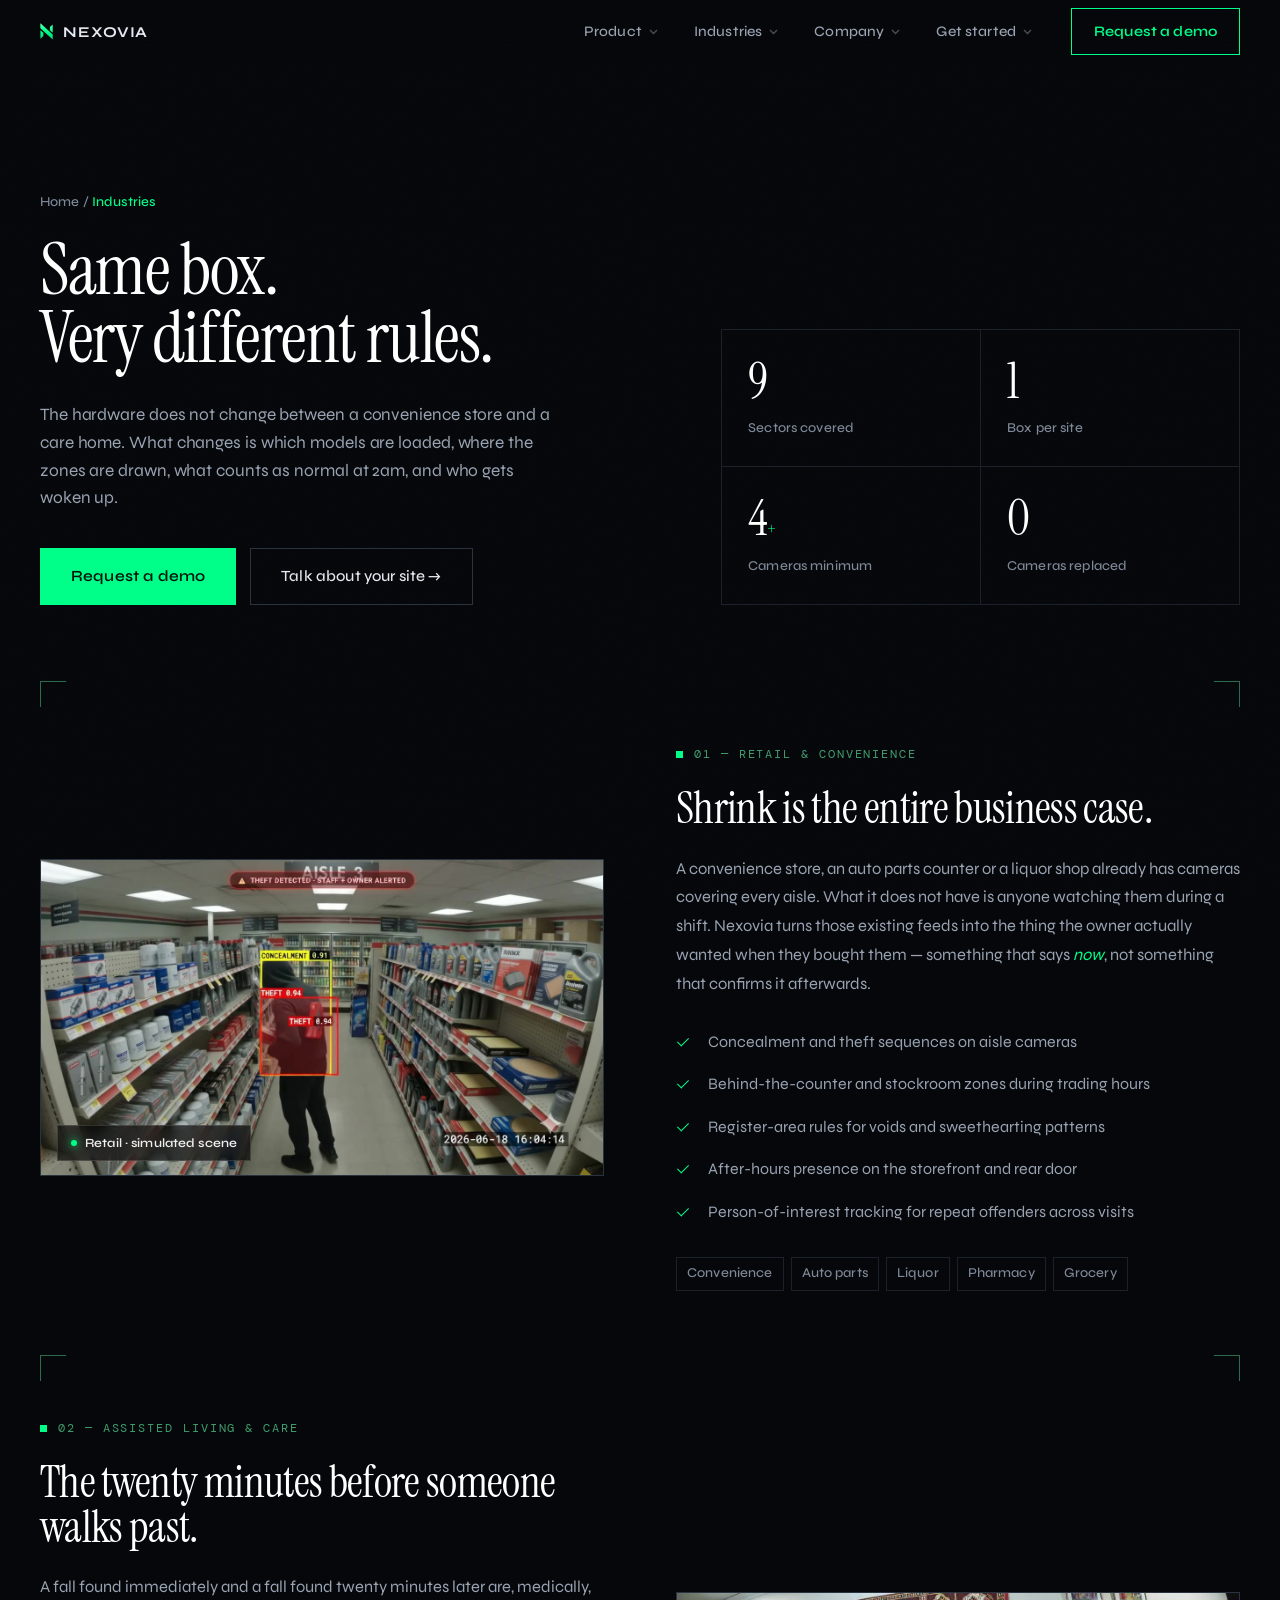
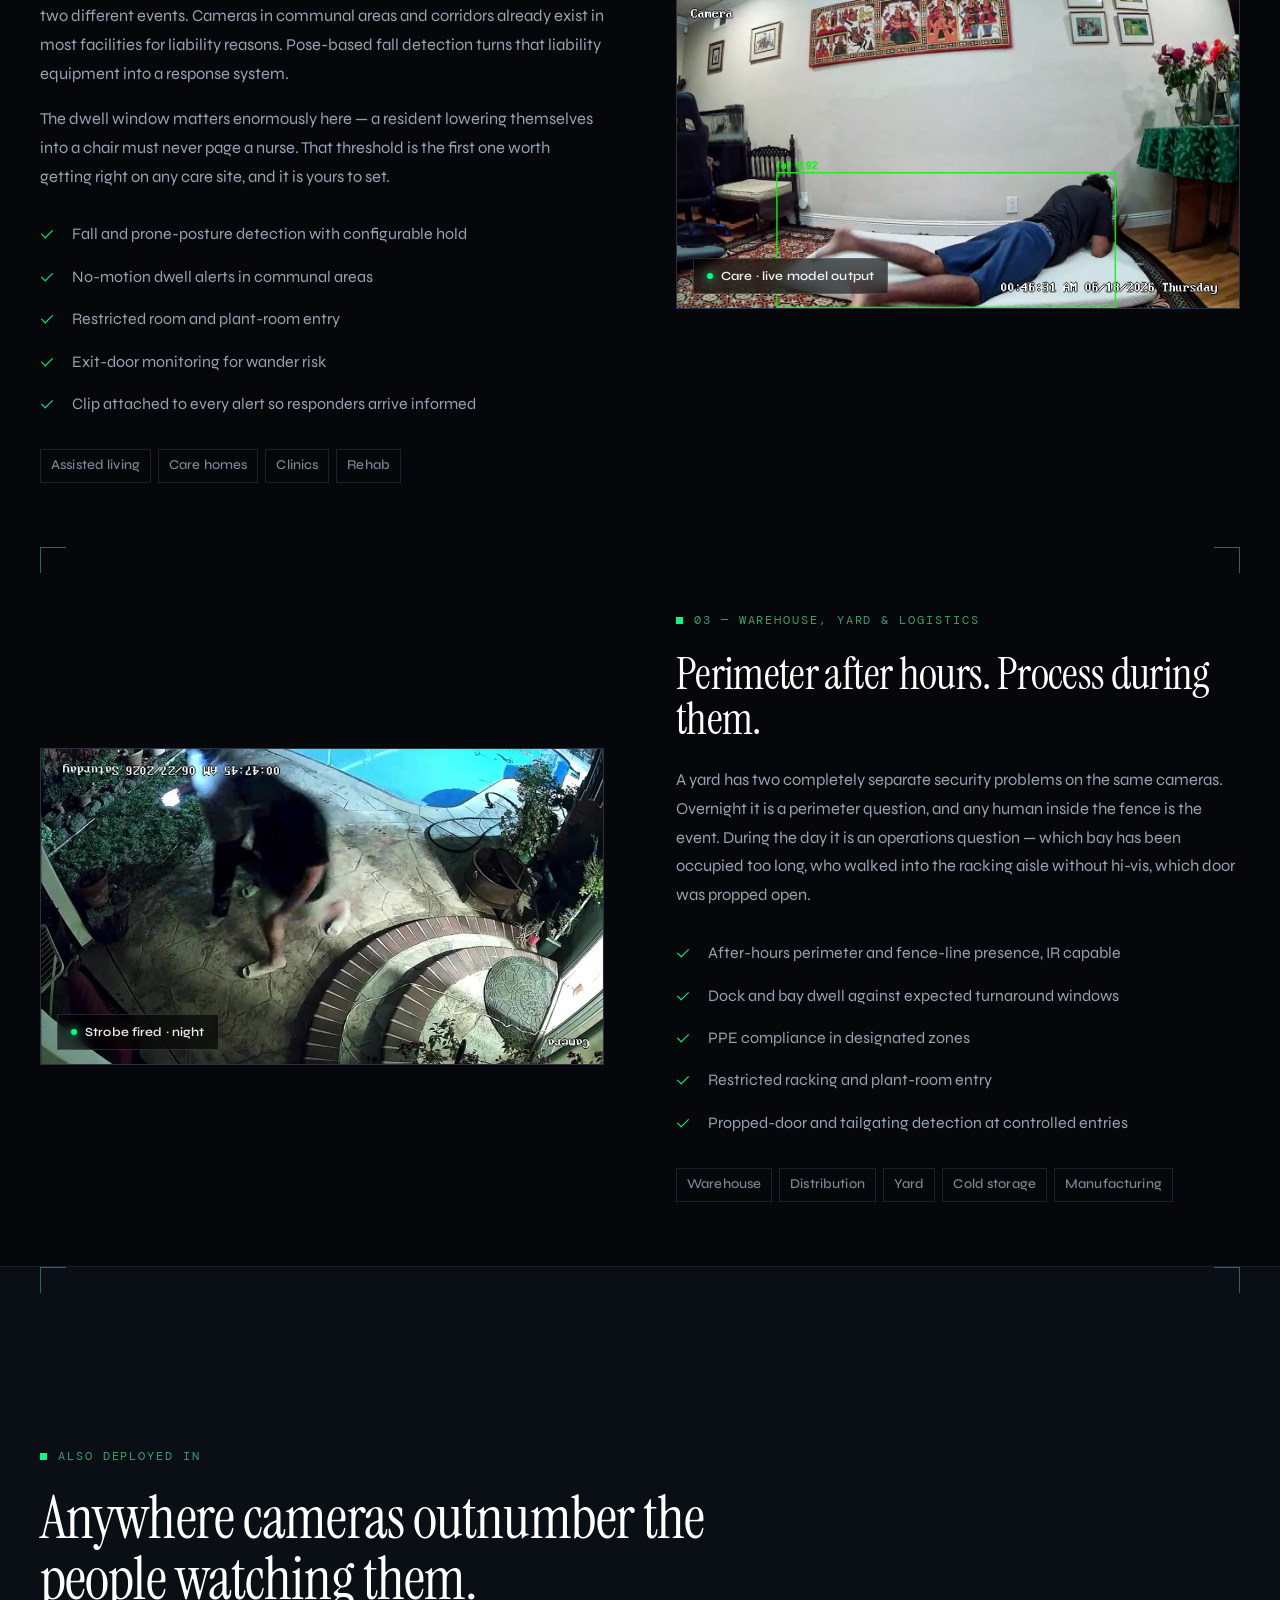
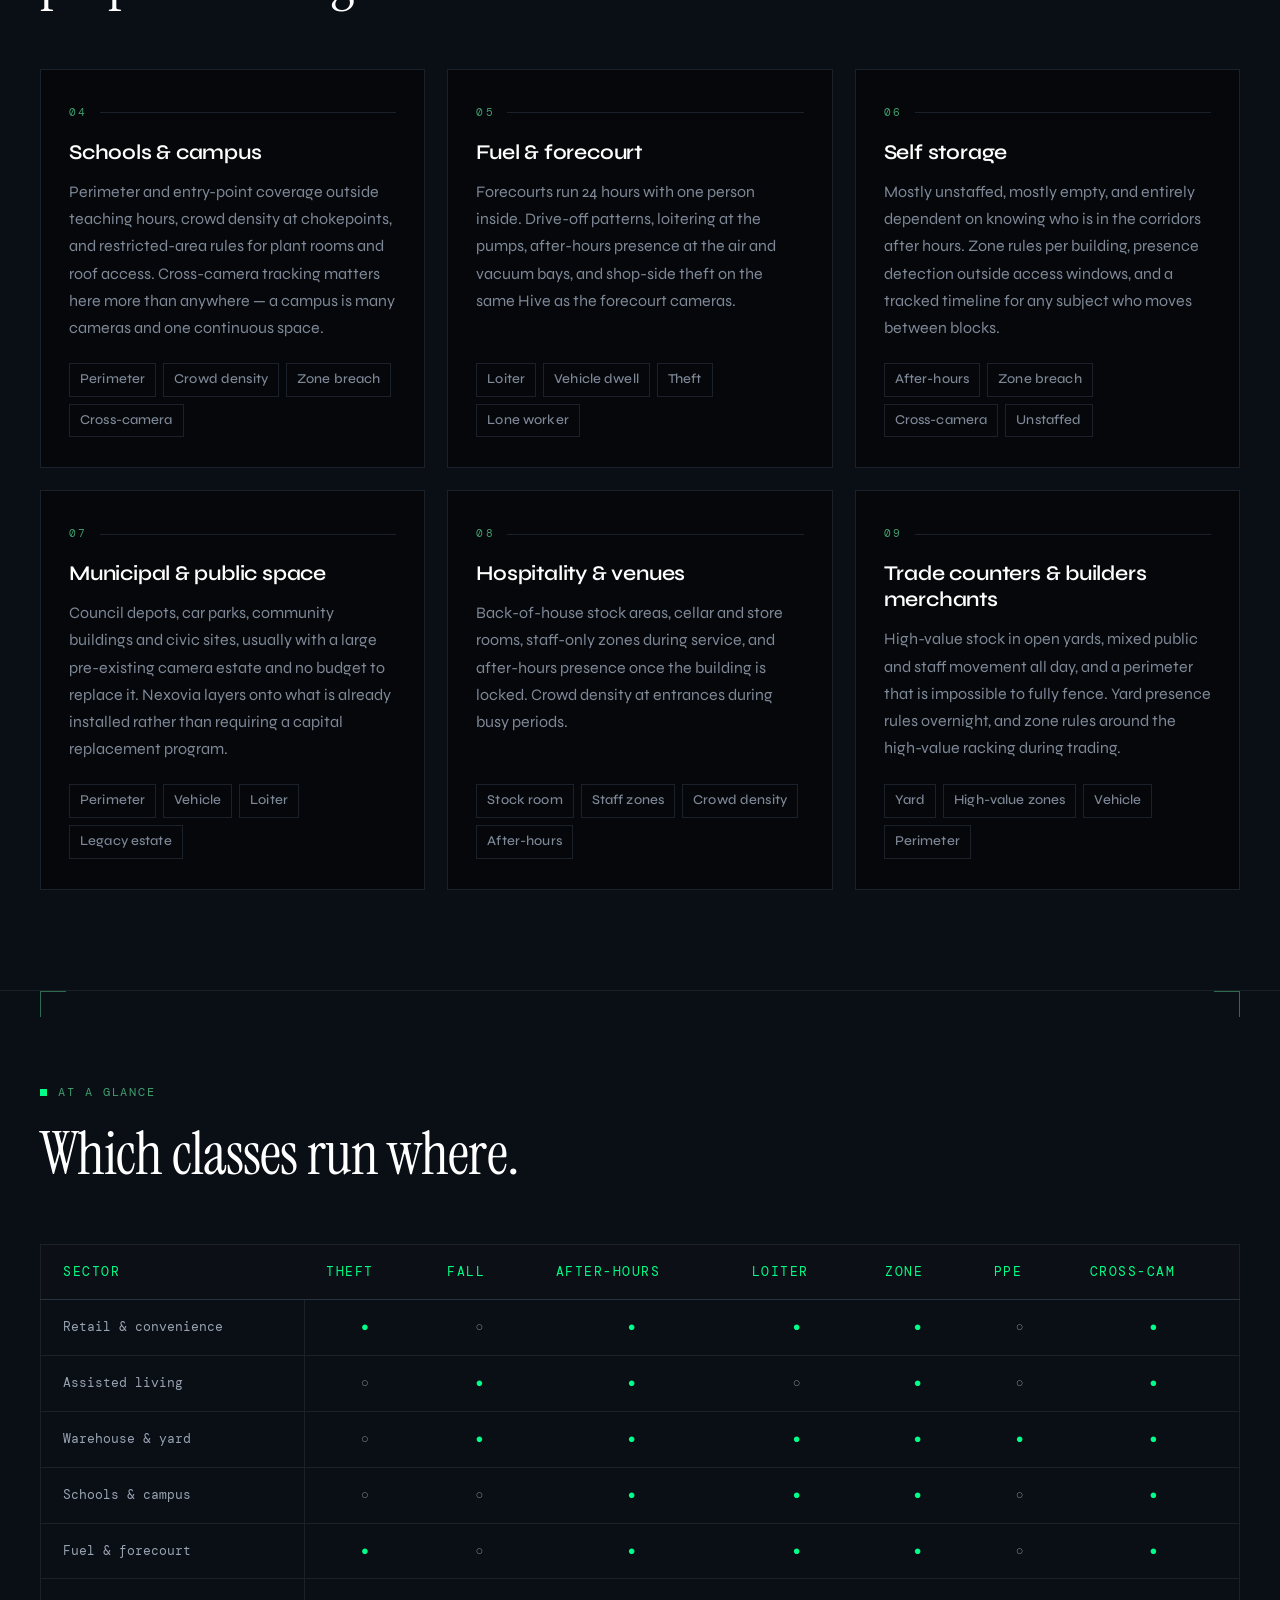
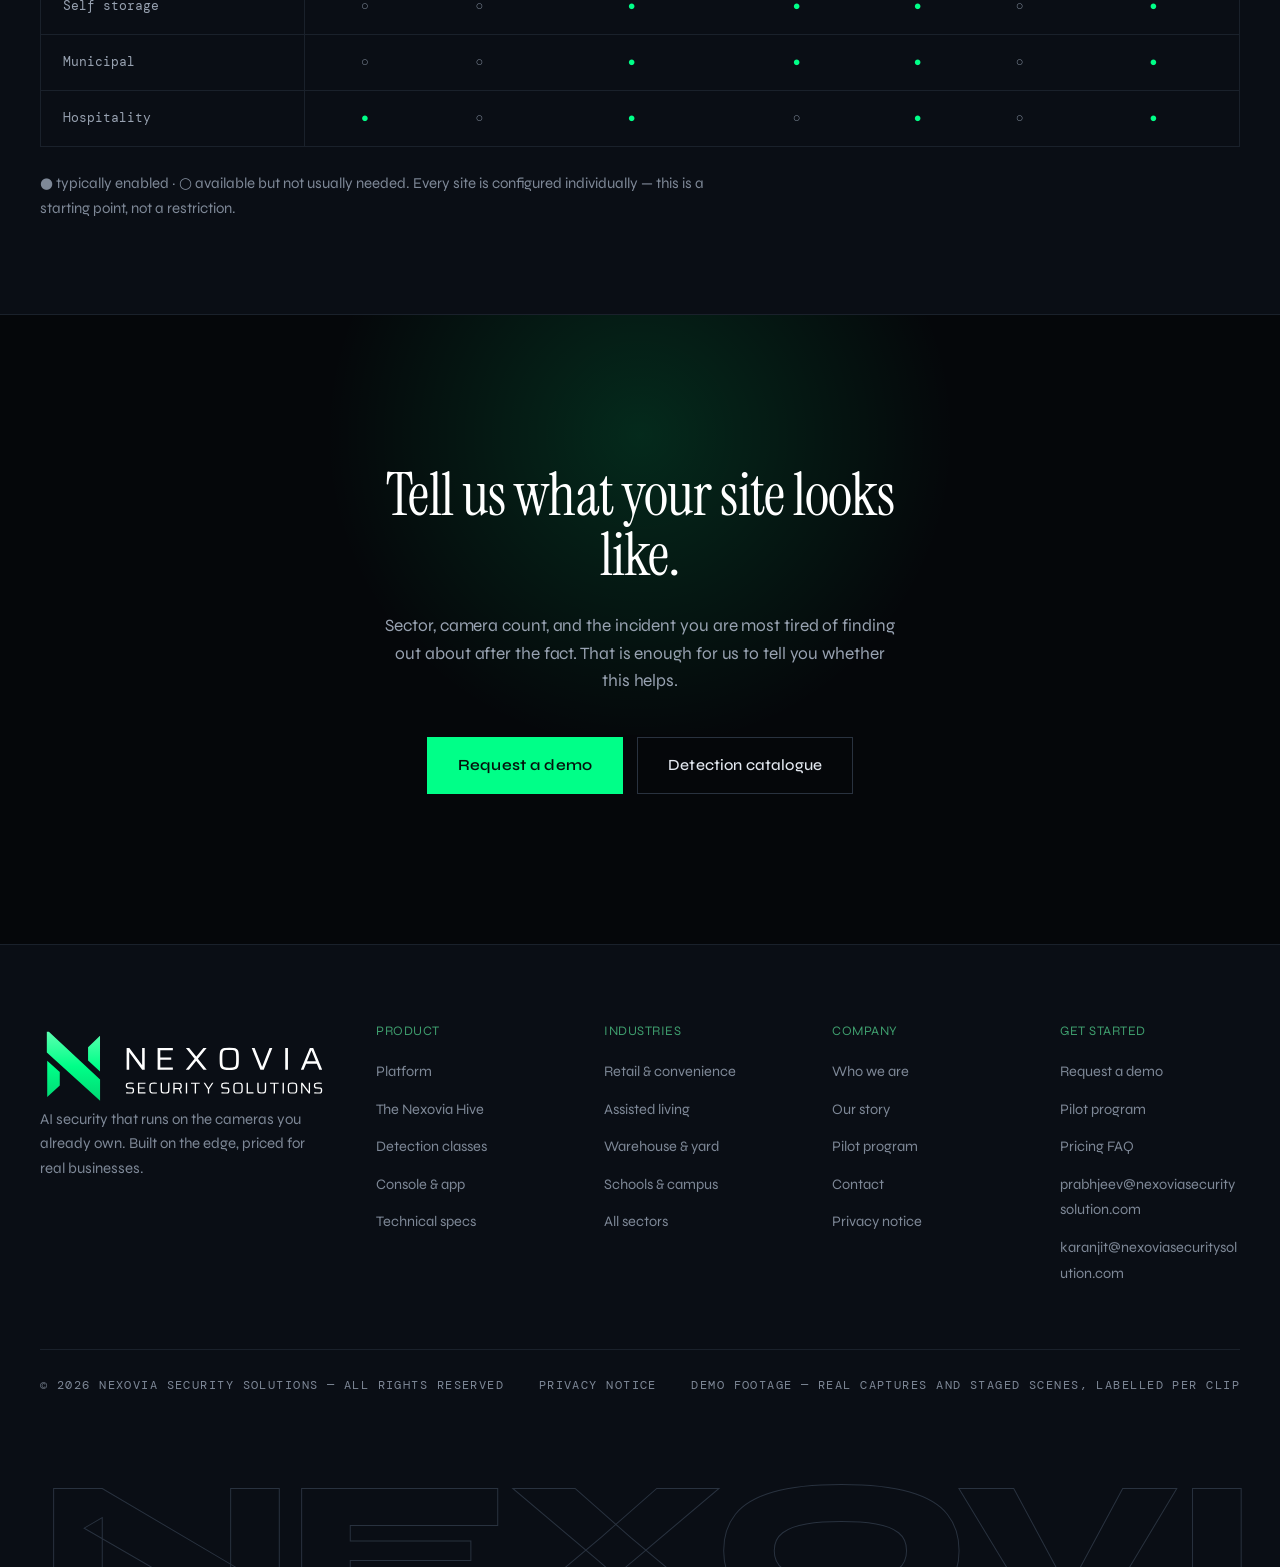
<file: industries/index.html>
<!DOCTYPE html><!-- `class="dark"` switches global.css to its dark token block, so Watermelon
     components render on the brand's dark ground rather than shadcn's default
     light one. site.css still wins for --bg on the body, being unlayered. --><html lang="en" class="dark"><head><meta charset="utf-8"><meta name="viewport" content="width=device-width, initial-scale=1"><title>Industries — Where Nexovia Runs | Nexovia</title><meta name="description" content="Retail and convenience, assisted living, warehouse and yard, schools, fuel and forecourt, self storage. Same Hive, different models and rules per sector."><!-- Icons resolve from the SITE ROOT, not /assets/img/. Crawlers request
         /favicon.ico directly and ignore these tags, so the root copy is the
         one that decides what Google prints beside the search result — it used
         to be Astro's scaffold logo. Keep the two in sync; see public/favicon.svg.

         .ico first and .svg second is deliberate: browsers that understand SVG
         take the later, richer declaration, and the rest fall back to the .ico. --><link rel="icon" href="/favicon.ico" sizes="32x32"><link rel="icon" href="/favicon.svg" type="image/svg+xml"><link rel="apple-touch-icon" href="/apple-touch-icon.png"><link rel="canonical" href="https://nexoviasecuritysolutions.com/industries/"><!-- Social preview. Without these, pasting a link into WhatsApp, LinkedIn
         or Slack produced a bare URL with no title, no summary and no image —
         on a site whose whole job is to be shared with a prospect. --><meta property="og:type" content="website"><meta property="og:site_name" content="Nexovia Security Solutions"><meta property="og:title" content="Industries — Where Nexovia Runs | Nexovia"><meta property="og:description" content="Retail and convenience, assisted living, warehouse and yard, schools, fuel and forecourt, self storage. Same Hive, different models and rules per sector."><meta property="og:url" content="https://nexoviasecuritysolutions.com/industries/"><meta property="og:image" content="https://nexoviasecuritysolutions.com/assets/img/og-nexovia.jpg"><meta property="og:image:width" content="1200"><meta property="og:image:height" content="630"><meta property="og:image:alt" content="Nexovia — AI security for existing cameras. Plug in. Detect. Alert."><meta name="twitter:card" content="summary_large_image"><meta name="twitter:title" content="Industries — Where Nexovia Runs | Nexovia"><meta name="twitter:description" content="Retail and convenience, assisted living, warehouse and yard, schools, fuel and forecourt, self storage. Same Hive, different models and rules per sector."><meta name="twitter:image" content="https://nexoviasecuritysolutions.com/assets/img/og-nexovia.jpg"><link rel="preconnect" href="https://fonts.googleapis.com"><link rel="preconnect" href="https://fonts.gstatic.com" crossorigin><link href="https://fonts.googleapis.com/css2?family=DM+Mono:wght@300;400;500&family=Instrument+Serif:ital@0;1&family=Syne:wght@400;500;600;700;800&display=swap" rel="stylesheet"><!-- must stay after the Tailwind entry above. ?v= is a build-time content
         hash — see assetVersion() in the frontmatter for why it has to be there. --><link rel="stylesheet" href="/assets/css/site.css?v=e04f79cdd3"><meta name="astro-view-transitions-enabled" content="true"><meta name="astro-view-transitions-fallback" content="animate"><script type="module" src="/_astro/ClientRouter.astro_astro_type_script_index_0_lang.Sx5bM3k1.js"></script><link rel="stylesheet" href="/_astro/Base.irPizhrA.css"></head><body><!-- Cloudflare Scrape Shield rewrites every address AND every mailto href
         into a Cloudflare redirect link that only resolves once its
         decoder script runs. Any ad blocker or privacy extension blocks that
         script, and the visitor is left reading a bracketed placeholder with a
         dead link — which is what was happening on the contact page.

         email_off is Cloudflare’s documented opt-out and needs no dashboard
         access. It wraps the whole document deliberately: the nav builds its
         mailto links from a loop, so wrapping them individually cannot reach
         every one, and a future address would silently miss the treatment.

         Turning off Scrape Shield → Email Address Obfuscation in the
         Cloudflare dashboard would do the same thing globally. --><!--email_off--><header class="site-nav" data-open="false"><div class="site-nav-bar"><a class="site-nav-brand" href="/" data-astro-reload aria-label="Nexovia Security Solutions — home"><img class="site-nav-mark" src="/assets/img/nexovia-mark.svg" alt=""><span>NEXOVIA</span></a><nav class="site-nav-links" aria-label="Main"><div class="site-nav-group"><button type="button" class="site-nav-top">Product<svg class="site-nav-caret" width="9" height="6" viewBox="0 0 9 6" aria-hidden="true"><path d="M1 1l3.5 3.5L8 1" fill="none" stroke="currentColor" stroke-width="1.4"></path></svg></button><div class="site-nav-drop"><ul><li><a href="/platform">Platform</a></li><li><a href="/hive">The Nexovia Hive</a></li><li><a href="/capabilities">Detection classes</a></li><li><a href="/platform#console">Console &amp; app</a></li><li><a href="/hive#specs">Technical specs</a></li></ul></div></div><div class="site-nav-group"><button type="button" class="site-nav-top">Industries<svg class="site-nav-caret" width="9" height="6" viewBox="0 0 9 6" aria-hidden="true"><path d="M1 1l3.5 3.5L8 1" fill="none" stroke="currentColor" stroke-width="1.4"></path></svg></button><div class="site-nav-drop"><ul><li><a href="/industries#retail">Retail &amp; convenience</a></li><li><a href="/industries#care">Assisted living</a></li><li><a href="/industries#warehouse">Warehouse &amp; yard</a></li><li><a href="/industries#education">Schools &amp; campus</a></li><li><a href="/industries">All sectors</a></li></ul></div></div><div class="site-nav-group"><button type="button" class="site-nav-top">Company<svg class="site-nav-caret" width="9" height="6" viewBox="0 0 9 6" aria-hidden="true"><path d="M1 1l3.5 3.5L8 1" fill="none" stroke="currentColor" stroke-width="1.4"></path></svg></button><div class="site-nav-drop"><ul><li><a href="/about">Who we are</a></li><li><a href="/about#story">Our story</a></li><li><a href="/pilot">Pilot program</a></li><li><a href="/contact">Contact</a></li></ul></div></div><div class="site-nav-group"><button type="button" class="site-nav-top">Get started<svg class="site-nav-caret" width="9" height="6" viewBox="0 0 9 6" aria-hidden="true"><path d="M1 1l3.5 3.5L8 1" fill="none" stroke="currentColor" stroke-width="1.4"></path></svg></button><div class="site-nav-drop"><ul><li><a href="/contact">Request a demo</a></li><li><a href="/pilot">Pilot program</a></li><li><a href="/pricing#faq">Pricing FAQ</a></li><li><a href="mailto:prabhjeev@nexoviasecuritysolution.com">Email Prabhjeev</a></li><li><a href="mailto:karanjit@nexoviasecuritysolution.com">Email Karanjit</a></li></ul></div></div></nav><div class="site-nav-right"><a class="site-nav-cta" href="/contact">Request a demo</a><button type="button" class="site-nav-toggle" aria-expanded="false" aria-controls="site-nav-drawer"><span class="site-nav-burger" aria-hidden="true"><i></i><i></i><i></i></span><span class="site-nav-sr">Menu</span></button></div></div><div class="site-nav-drawer" id="site-nav-drawer" hidden><details class="site-nav-acc" name="site-nav-acc"><summary>Product<svg class="site-nav-caret" width="10" height="7" viewBox="0 0 9 6" aria-hidden="true"><path d="M1 1l3.5 3.5L8 1" fill="none" stroke="currentColor" stroke-width="1.4"></path></svg></summary><ul><li><a href="/platform">Platform</a></li><li><a href="/hive">The Nexovia Hive</a></li><li><a href="/capabilities">Detection classes</a></li><li><a href="/platform#console">Console &amp; app</a></li><li><a href="/hive#specs">Technical specs</a></li></ul></details><details class="site-nav-acc" name="site-nav-acc"><summary>Industries<svg class="site-nav-caret" width="10" height="7" viewBox="0 0 9 6" aria-hidden="true"><path d="M1 1l3.5 3.5L8 1" fill="none" stroke="currentColor" stroke-width="1.4"></path></svg></summary><ul><li><a href="/industries#retail">Retail &amp; convenience</a></li><li><a href="/industries#care">Assisted living</a></li><li><a href="/industries#warehouse">Warehouse &amp; yard</a></li><li><a href="/industries#education">Schools &amp; campus</a></li><li><a href="/industries">All sectors</a></li></ul></details><details class="site-nav-acc" name="site-nav-acc"><summary>Company<svg class="site-nav-caret" width="10" height="7" viewBox="0 0 9 6" aria-hidden="true"><path d="M1 1l3.5 3.5L8 1" fill="none" stroke="currentColor" stroke-width="1.4"></path></svg></summary><ul><li><a href="/about">Who we are</a></li><li><a href="/about#story">Our story</a></li><li><a href="/pilot">Pilot program</a></li><li><a href="/contact">Contact</a></li></ul></details><details class="site-nav-acc" name="site-nav-acc"><summary>Get started<svg class="site-nav-caret" width="10" height="7" viewBox="0 0 9 6" aria-hidden="true"><path d="M1 1l3.5 3.5L8 1" fill="none" stroke="currentColor" stroke-width="1.4"></path></svg></summary><ul><li><a href="/contact">Request a demo</a></li><li><a href="/pilot">Pilot program</a></li><li><a href="/pricing#faq">Pricing FAQ</a></li><li><a href="mailto:prabhjeev@nexoviasecuritysolution.com">Email Prabhjeev</a></li><li><a href="mailto:karanjit@nexoviasecuritysolution.com">Email Karanjit</a></li></ul></details><a class="site-nav-drawer-cta" href="/contact">Request a demo</a></div></header><script>
  /* Bound once to document, not to the button.

     <ClientRouter /> swaps the DOM on navigation, so a listener attached to the
     current button dies with it, and this inline script does not re-execute
     after a swap. Delegating to document survives both, and the __nxNav guard
     stops a second binding if this component is ever rendered twice. */
  (function () {
    if (window.__nxNav) return;
    window.__nxNav = true;

    /* A mouse click on a top-level item must not leave it focused: on any
       browser without :has() the dropdown would stay pinned open and a
       second one could be opened over it. Keyboard focus is untouched —
       this only fires for a real pointer press. */
    document.addEventListener('mouseup', function (e) {
      var top = e.target.closest && e.target.closest('.site-nav-top');
      if (top) top.blur();
    });

    var close = function () {
      document.querySelectorAll('.site-nav').forEach(function (nav) {
        nav.dataset.open = 'false';
        var d = nav.querySelector('.site-nav-drawer');
        var b = nav.querySelector('.site-nav-toggle');
        if (d) d.hidden = true;
        if (b) b.setAttribute('aria-expanded', 'false');
        nav.querySelectorAll('.site-nav-acc[open]').forEach(function (x) { x.open = false; });
      });
    };

    document.addEventListener('click', function (e) {
      var btn = e.target.closest ? e.target.closest('.site-nav-toggle') : null;
      if (btn) {
        var nav = btn.closest('.site-nav');
        var drawer = nav.querySelector('.site-nav-drawer');
        var open = nav.dataset.open !== 'true';
        nav.dataset.open = open ? 'true' : 'false';
        drawer.hidden = !open;
        btn.setAttribute('aria-expanded', open ? 'true' : 'false');
        return;
      }
      /* tapping a link inside the drawer should close it — on a same-page
         anchor there is no navigation to close it for us */
      if (e.target.closest && e.target.closest('.site-nav-drawer a')) close();
    });

    document.addEventListener('keydown', function (e) {
      if (e.key === 'Escape') close();
    });

    /* a client-side navigation renders a fresh, closed nav; reset the flag
       state on the new one so a stale open drawer never carries over */
    document.addEventListener('astro:page-load', close);

    /* Nav background on scroll. The nav is queried inside the handler rather
       than closed over: <ClientRouter /> swaps the header on navigation, so a
       captured reference goes stale after the first one. */
    var ticking = false;
    var setScrolled = function () {
      ticking = false;
      var on = window.scrollY > 12 ? 'true' : 'false';
      document.querySelectorAll('.site-nav').forEach(function (nav) {
        if (nav.dataset.scrolled !== on) nav.dataset.scrolled = on;
      });
    };
    window.addEventListener('scroll', function () {
      if (!ticking) { ticking = true; requestAnimationFrame(setScrolled); }
    }, { passive: true });
    document.addEventListener('astro:page-load', setScrolled);
    setScrolled();
  })();
</script><main class="page-body"><section class="page-head"><div class="wrap"><div class="ph-copy"><div class="crumb"><a href="/" data-astro-reload>Home</a> / <span>Industries</span></div><h1>Same box.<br>Very different rules.</h1><p class="lede">The hardware does not change between a convenience store and a care home. What changes is which models are loaded, where the zones are drawn, what counts as normal at 2am, and who gets woken up.</p><div class="btn-row"><a href="/contact" class="btn btn-primary">Request a demo</a><a href="/contact" class="btn btn-ghost">Talk about your site →</a></div></div><div class="head-stats rv"><div class="head-stat"><b>9</b><span>Sectors covered</span></div><div class="head-stat"><b>1</b><span>Box per site</span></div><div class="head-stat"><b>4<i>+</i></b><span>Cameras minimum</span></div><div class="head-stat"><b>0</b><span>Cameras replaced</span></div></div></div></section><section class="band-sm" id="retail"><div class="wrap wrap-wide"><div class="split"><div class="det-video rv" style="border:1px solid var(--nx-border-lit)"><video src="/assets/video/demo_theft_clean.mp4" poster="/assets/img/demo_theft_pic.jpg" muted loop playsinline preload="metadata" data-autoplay></video><span class="play-badge">Retail · simulated scene</span></div><div class="split-body rv d1"><div class="eyebrow">01 — Retail &amp; convenience</div><h2>Shrink is the entire business case.</h2><p class="body-copy mt-24">A convenience store, an auto parts counter or a liquor shop already has cameras covering every aisle. What it does not have is anyone watching them during a shift. Nexovia turns those existing feeds into the thing the owner actually wanted when they bought them — something that says <em>now</em>, not something that confirms it afterwards.</p><ul class="check-list"><li>Concealment and theft sequences on aisle cameras</li><li>Behind-the-counter and stockroom zones during trading hours</li><li>Register-area rules for voids and sweethearting patterns</li><li>After-hours presence on the storefront and rear door</li><li>Person-of-interest tracking for repeat offenders across visits</li></ul><div class="chips mt-32"><span>Convenience</span><span>Auto parts</span><span>Liquor</span><span>Pharmacy</span><span>Grocery</span></div></div></div></div></section><section class="band-sm" id="care"><div class="wrap wrap-wide"><div class="split flip"><div class="split-body rv d1"><div class="eyebrow">02 — Assisted living &amp; care</div><h2>The twenty minutes before someone walks past.</h2><p class="body-copy mt-24">A fall found immediately and a fall found twenty minutes later are, medically, two different events. Cameras in communal areas and corridors already exist in most facilities for liability reasons. Pose-based fall detection turns that liability equipment into a response system.</p><p class="body-copy mt-16">The dwell window matters enormously here — a resident lowering themselves into a chair must never page a nurse. That threshold is the first one worth getting right on any care site, and it is yours to set.</p><ul class="check-list"><li>Fall and prone-posture detection with configurable hold</li><li>No-motion dwell alerts in communal areas</li><li>Restricted room and plant-room entry</li><li>Exit-door monitoring for wander risk</li><li>Clip attached to every alert so responders arrive informed</li></ul><div class="chips mt-32"><span>Assisted living</span><span>Care homes</span><span>Clinics</span><span>Rehab</span></div></div><div class="det-video rv" style="border:1px solid var(--nx-border-lit)"><video src="/assets/video/demo_fall_trim.mp4" poster="/assets/img/demo_fall_pic.jpg" muted loop playsinline preload="metadata" data-autoplay></video><!-- The fall capture is the one clip whose box is NOT burned into the
             export, so it is drawn over the video instead — which is what the
             product does to a live feed anyway. data-at is the second the
             detection lands; site.js snaps it on then and holds the last frame
             so it does not flash past. Geometry is measured off the clip’s
             final frame, not guessed. --><div class="ai-box" data-at="2.9" style="--l:24%; --t:53%; --w:55%; --h:44%" aria-hidden="true"><b>fall 0.92</b><i></i><i></i><i></i><i></i></div><span class="play-badge">Care · live model output</span></div></div></div></section><section class="band-sm" id="warehouse"><div class="wrap wrap-wide"><div class="split"><div class="det-video rv" style="border:1px solid var(--nx-border-lit)"><video src="/assets/video/demo_deterence_clean.mp4" poster="/assets/img/demo_deterence_upright_pic.jpg" muted loop playsinline preload="metadata" data-autoplay></video><span class="play-badge">Strobe fired · night</span></div><div class="split-body rv d1"><div class="eyebrow">03 — Warehouse, yard &amp; logistics</div><h2>Perimeter after hours. Process during them.</h2><p class="body-copy mt-24">A yard has two completely separate security problems on the same cameras. Overnight it is a perimeter question, and any human inside the fence is the event. During the day it is an operations question — which bay has been occupied too long, who walked into the racking aisle without hi-vis, which door was propped open.</p><ul class="check-list"><li>After-hours perimeter and fence-line presence, IR capable</li><li>Dock and bay dwell against expected turnaround windows</li><li>PPE compliance in designated zones</li><li>Restricted racking and plant-room entry</li><li>Propped-door and tailgating detection at controlled entries</li></ul><div class="chips mt-32"><span>Warehouse</span><span>Distribution</span><span>Yard</span><span>Cold storage</span><span>Manufacturing</span></div></div></div></div></section><section class="band-lg rule"><div class="wrap wrap-wide"><div class="head-block rv"><div class="eyebrow">Also deployed in</div><h2>Anywhere cameras outnumber the people watching them.</h2></div><div class="grid g3" style="background:transparent;border:none;gap:22px"><article class="ind-card ind-card-text rv" id="education"><div class="ind-body"><div class="ind-num">04</div><h3>Schools &amp; campus</h3><p>Perimeter and entry-point coverage outside teaching hours, crowd density at chokepoints, and restricted-area rules for plant rooms and roof access. Cross-camera tracking matters here more than anywhere — a campus is many cameras and one continuous space.</p><div class="chips"><span>Perimeter</span><span>Crowd density</span><span>Zone breach</span><span>Cross-camera</span></div></div></article><article class="ind-card ind-card-text rv d1" id="fuel"><div class="ind-body"><div class="ind-num">05</div><h3>Fuel &amp; forecourt</h3><p>Forecourts run 24 hours with one person inside. Drive-off patterns, loitering at the pumps, after-hours presence at the air and vacuum bays, and shop-side theft on the same Hive as the forecourt cameras.</p><div class="chips"><span>Loiter</span><span>Vehicle dwell</span><span>Theft</span><span>Lone worker</span></div></div></article><article class="ind-card ind-card-text rv d2" id="storage"><div class="ind-body"><div class="ind-num">06</div><h3>Self storage</h3><p>Mostly unstaffed, mostly empty, and entirely dependent on knowing who is in the corridors after hours. Zone rules per building, presence detection outside access windows, and a tracked timeline for any subject who moves between blocks.</p><div class="chips"><span>After-hours</span><span>Zone breach</span><span>Cross-camera</span><span>Unstaffed</span></div></div></article><article class="ind-card ind-card-text rv d3" id="municipal"><div class="ind-body"><div class="ind-num">07</div><h3>Municipal &amp; public space</h3><p>Council depots, car parks, community buildings and civic sites, usually with a large pre-existing camera estate and no budget to replace it. Nexovia layers onto what is already installed rather than requiring a capital replacement program.</p><div class="chips"><span>Perimeter</span><span>Vehicle</span><span>Loiter</span><span>Legacy estate</span></div></div></article><article class="ind-card ind-card-text rv d4" id="hospitality"><div class="ind-body"><div class="ind-num">08</div><h3>Hospitality &amp; venues</h3><p>Back-of-house stock areas, cellar and store rooms, staff-only zones during service, and after-hours presence once the building is locked. Crowd density at entrances during busy periods.</p><div class="chips"><span>Stock room</span><span>Staff zones</span><span>Crowd density</span><span>After-hours</span></div></div></article><article class="ind-card ind-card-text rv d5" id="trade"><div class="ind-body"><div class="ind-num">09</div><h3>Trade counters &amp; builders merchants</h3><p>High-value stock in open yards, mixed public and staff movement all day, and a perimeter that is impossible to fully fence. Yard presence rules overnight, and zone rules around the high-value racking during trading.</p><div class="chips"><span>Yard</span><span>High-value zones</span><span>Vehicle</span><span>Perimeter</span></div></div></article></div></div></section><section class="band rule"><div class="wrap wrap-wide"><div class="head-block rv"><div class="eyebrow">At a glance</div><h2>Which classes run where.</h2></div><div class="table-scroll rv" data-wide-ok><table class="cmp"><thead><tr><th style="width:22%">Sector</th><th>Theft</th><th>Fall</th><th>After-hours</th><th>Loiter</th><th>Zone</th><th>PPE</th><th>Cross-cam</th></tr></thead><tbody><tr><th>Retail &amp; convenience</th><td class="yes">●</td><td class="no">○</td><td class="yes">●</td><td class="yes">●</td><td class="yes">●</td><td class="no">○</td><td class="yes">●</td></tr><tr><th>Assisted living</th><td class="no">○</td><td class="yes">●</td><td class="yes">●</td><td class="no">○</td><td class="yes">●</td><td class="no">○</td><td class="yes">●</td></tr><tr><th>Warehouse &amp; yard</th><td class="no">○</td><td class="yes">●</td><td class="yes">●</td><td class="yes">●</td><td class="yes">●</td><td class="yes">●</td><td class="yes">●</td></tr><tr><th>Schools &amp; campus</th><td class="no">○</td><td class="no">○</td><td class="yes">●</td><td class="yes">●</td><td class="yes">●</td><td class="no">○</td><td class="yes">●</td></tr><tr><th>Fuel &amp; forecourt</th><td class="yes">●</td><td class="no">○</td><td class="yes">●</td><td class="yes">●</td><td class="yes">●</td><td class="no">○</td><td class="yes">●</td></tr><tr><th>Self storage</th><td class="no">○</td><td class="no">○</td><td class="yes">●</td><td class="yes">●</td><td class="yes">●</td><td class="no">○</td><td class="yes">●</td></tr><tr><th>Municipal</th><td class="no">○</td><td class="no">○</td><td class="yes">●</td><td class="yes">●</td><td class="yes">●</td><td class="no">○</td><td class="yes">●</td></tr><tr><th>Hospitality</th><td class="yes">●</td><td class="no">○</td><td class="yes">●</td><td class="no">○</td><td class="yes">●</td><td class="no">○</td><td class="yes">●</td></tr></tbody></table></div><p class="small mt-24 rv">● typically enabled · ○ available but not usually needed. Every site is configured individually — this is a starting point, not a restriction.</p></div></section><section class="cta-band"><div class="wrap"><h2 class="rv">Tell us what your site looks like.</h2><p class="lede rv d1">Sector, camera count, and the incident you are most tired of finding out about after the fact. That is enough for us to tell you whether this helps.</p><div class="btn-row rv d2" style="justify-content:center"><a href="/contact" class="btn btn-primary">Request a demo</a><a href="/capabilities" class="btn btn-ghost">Detection catalogue</a></div></div></section></main><footer class="foot"><div class="wrap wrap-wide"><div class="foot-grid"><div class="foot-brand"><a href="/" data-astro-reload class="brand" aria-label="Nexovia Security Solutions — home"><img class="brand-logo" src="/assets/img/nexovia-logo.svg" alt=""></a><p>AI security that runs on the cameras you already own. Built on the edge, priced for real businesses.</p></div><div class="foot-col"><h2>Product</h2><ul><li><a href="/platform">Platform</a></li><li><a href="/hive">The Nexovia Hive</a></li><li><a href="/capabilities">Detection classes</a></li><li><a href="/platform#console">Console &amp; app</a></li><li><a href="/hive#specs">Technical specs</a></li></ul></div><div class="foot-col"><h2>Industries</h2><ul><li><a href="/industries#retail">Retail &amp; convenience</a></li><li><a href="/industries#care">Assisted living</a></li><li><a href="/industries#warehouse">Warehouse &amp; yard</a></li><li><a href="/industries#education">Schools &amp; campus</a></li><li><a href="/industries">All sectors</a></li></ul></div><div class="foot-col"><h2>Company</h2><ul><li><a href="/about">Who we are</a></li><li><a href="/about#story">Our story</a></li><li><a href="/pilot">Pilot program</a></li><li><a href="/contact">Contact</a></li><li><a href="/privacy">Privacy notice</a></li></ul></div><div class="foot-col"><h2>Get started</h2><ul><li><a href="/contact">Request a demo</a></li><li><a href="/pilot">Pilot program</a></li><li><a href="/pricing#faq">Pricing FAQ</a></li><li><a href="mailto:prabhjeev@nexoviasecuritysolution.com">prabhjeev@nexoviasecuritysolution.com</a></li><li><a href="mailto:karanjit@nexoviasecuritysolution.com">karanjit@nexoviasecuritysolution.com</a></li></ul></div></div><!-- CalOPPA (Cal. Bus. & Prof. Code § 22575) wants the privacy link
             conspicuous and wants the word "Privacy" in the link text itself,
             so it sits in the bottom bar as well as the Company column. --><div class="foot-bar"><span>© 2026 NEXOVIA SECURITY SOLUTIONS — ALL RIGHTS RESERVED</span><span><a href="/privacy">PRIVACY NOTICE</a></span><span>DEMO FOOTAGE — REAL CAPTURES AND STAGED SCENES, LABELLED PER CLIP</span></div><div class="foot-word" aria-hidden="true">NEXOVIA</div></div></footer><!-- Legacy behaviour scripts, re-run on every client-side navigation.

         site.js is not optional: 149 of its 165 lines drive scroll reveals, the
         detection tabs, autoplay video, counters, the pricing FAQ, the clock and
         the contact form. Dropping it during the port left `.rv { opacity: 0 }`
         without its `.in` class and every revealed block on every page was
         invisible — 35 of 35 on the homepage, measured.

         `<ClientRouter />` swaps the DOM instead of reloading, and inline
         scripts inserted that way never execute. Left alone, site.js would run
         on the first page and never again: reveals, tabs, the FAQ and the form
         would all die the moment you clicked a nav link.

         Re-executing is safe here because all three are element-guarded, and
         because site.js's only window-level listener sits inside `if (nav)`
         where `.nav` is the OLD nav — an element that no longer exists — so
         nothing accumulates across navigations. The previous tags are removed
         each time so the DOM does not collect dead <script> nodes. --><script>(function(){const nxSrc = ["/assets/js/site.js?v=b98429ea2c","/assets/js/flow.js?v=64d377e8a0","/assets/js/hive-explode.js?v=ef043cd744"];

      (function () {
        /* content-hashed at build time, same reason as the stylesheet above */
        var SRC = nxSrc;
        document.addEventListener('astro:page-load', function () {
          document.querySelectorAll('script[data-nx-behaviour]').forEach(function (s) { s.remove(); });
          SRC.forEach(function (src) {
            var s = document.createElement('script');
            s.src = src;
            s.async = false;                 /* preserve order */
            s.setAttribute('data-nx-behaviour', '');
            document.body.appendChild(s);
          });
        });
      })();
    })();</script><!--/email_off--></body></html>
</file>
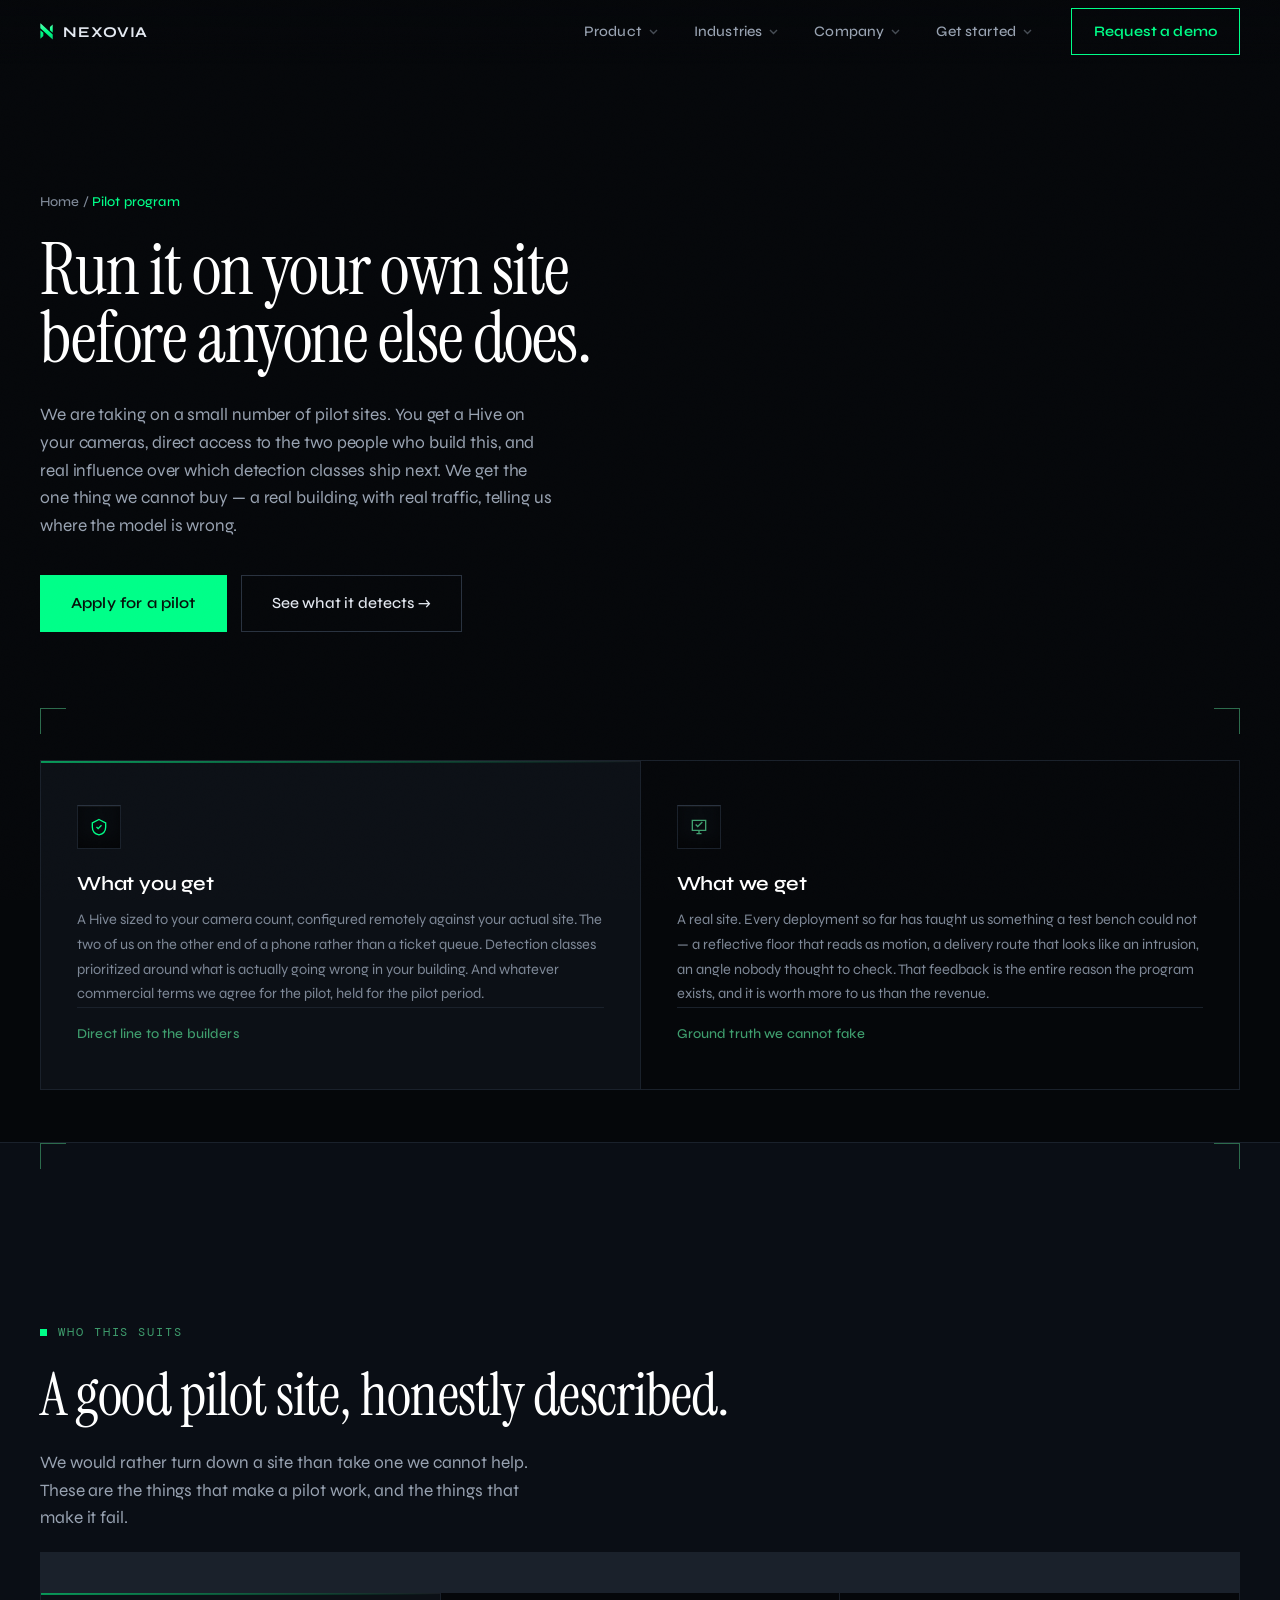
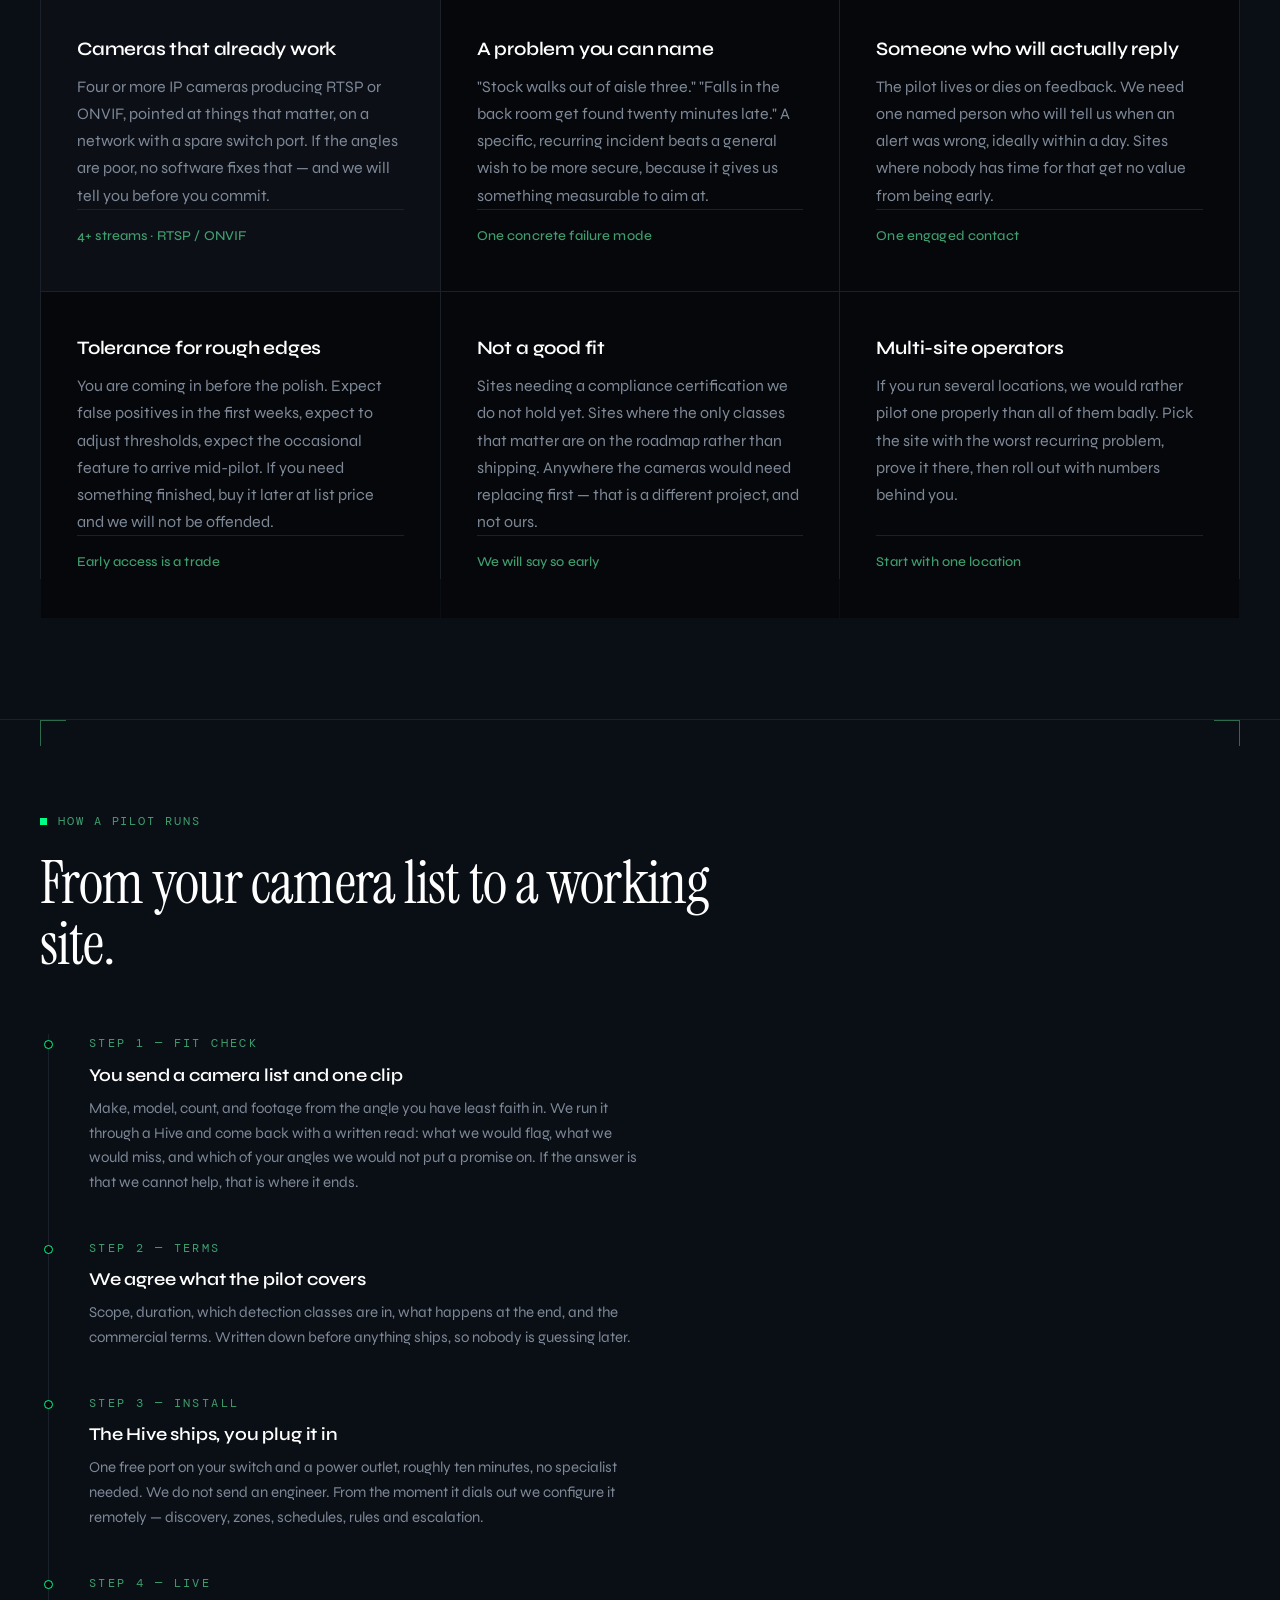
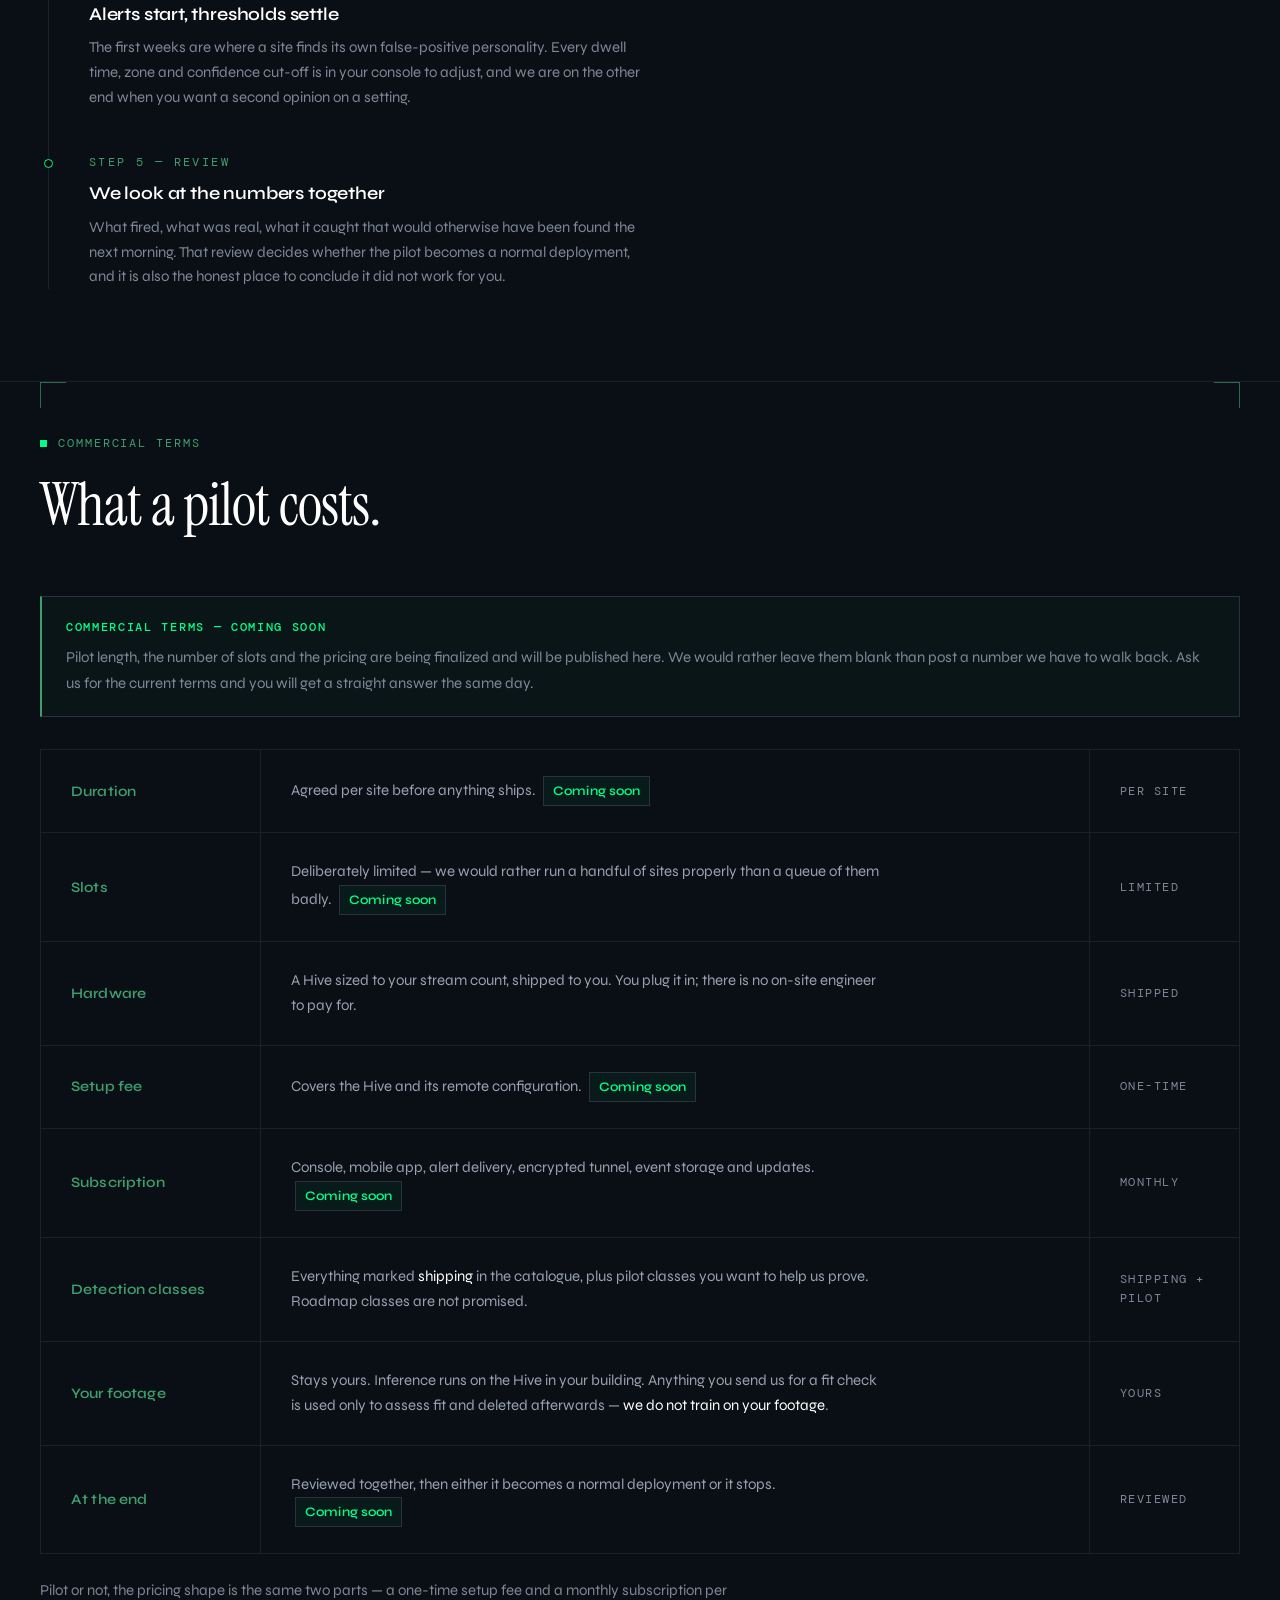
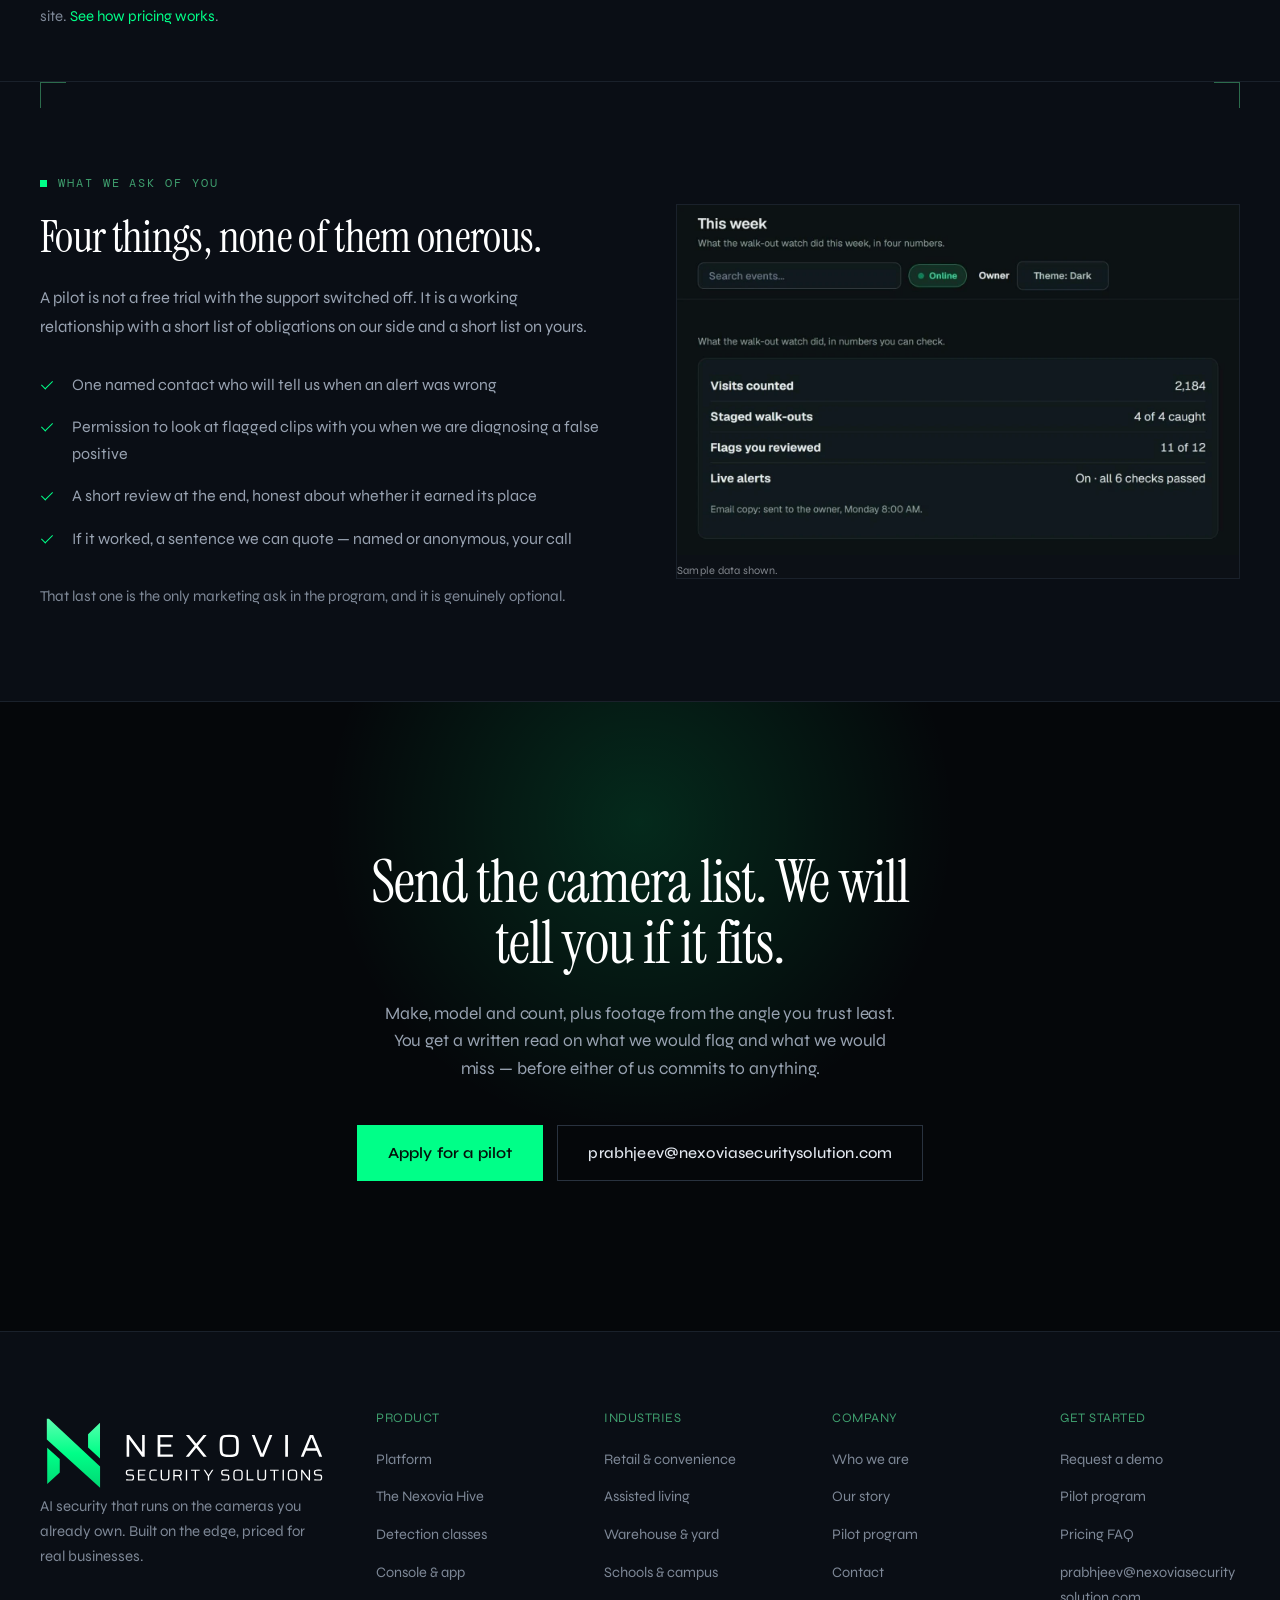
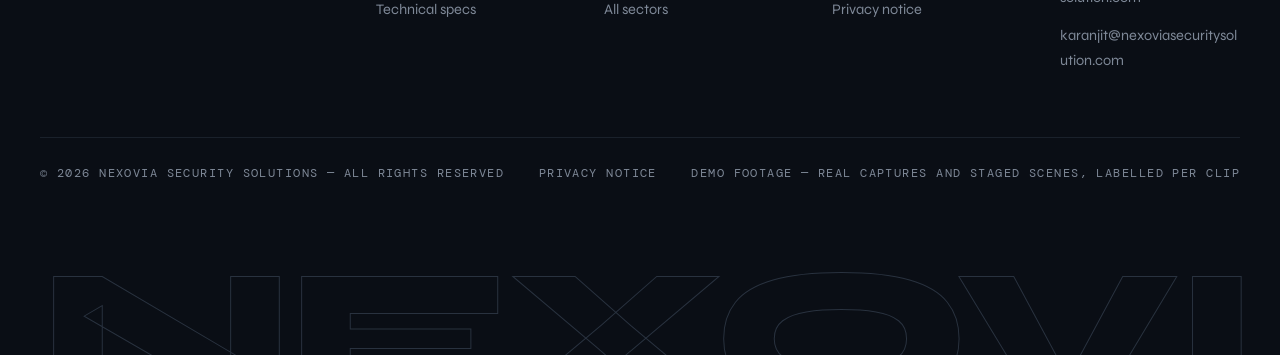
<file: pilot/index.html>
<!DOCTYPE html><!-- `class="dark"` switches global.css to its dark token block, so Watermelon
     components render on the brand's dark ground rather than shadcn's default
     light one. site.css still wins for --bg on the body, being unlayered. --><html lang="en" class="dark"><head><meta charset="utf-8"><meta name="viewport" content="width=device-width, initial-scale=1"><title>Pilot Program — Run Nexovia on Your Own Site | Nexovia</title><meta name="description" content="A small number of sites run Nexovia early, with direct access to the people building it and real influence over which detection classes ship next."><!-- Icons resolve from the SITE ROOT, not /assets/img/. Crawlers request
         /favicon.ico directly and ignore these tags, so the root copy is the
         one that decides what Google prints beside the search result — it used
         to be Astro's scaffold logo. Keep the two in sync; see public/favicon.svg.

         .ico first and .svg second is deliberate: browsers that understand SVG
         take the later, richer declaration, and the rest fall back to the .ico. --><link rel="icon" href="/favicon.ico" sizes="32x32"><link rel="icon" href="/favicon.svg" type="image/svg+xml"><link rel="apple-touch-icon" href="/apple-touch-icon.png"><link rel="canonical" href="https://nexoviasecuritysolutions.com/pilot/"><!-- Social preview. Without these, pasting a link into WhatsApp, LinkedIn
         or Slack produced a bare URL with no title, no summary and no image —
         on a site whose whole job is to be shared with a prospect. --><meta property="og:type" content="website"><meta property="og:site_name" content="Nexovia Security Solutions"><meta property="og:title" content="Pilot Program — Run Nexovia on Your Own Site | Nexovia"><meta property="og:description" content="A small number of sites run Nexovia early, with direct access to the people building it and real influence over which detection classes ship next."><meta property="og:url" content="https://nexoviasecuritysolutions.com/pilot/"><meta property="og:image" content="https://nexoviasecuritysolutions.com/assets/img/og-nexovia.jpg"><meta property="og:image:width" content="1200"><meta property="og:image:height" content="630"><meta property="og:image:alt" content="Nexovia — AI security for existing cameras. Plug in. Detect. Alert."><meta name="twitter:card" content="summary_large_image"><meta name="twitter:title" content="Pilot Program — Run Nexovia on Your Own Site | Nexovia"><meta name="twitter:description" content="A small number of sites run Nexovia early, with direct access to the people building it and real influence over which detection classes ship next."><meta name="twitter:image" content="https://nexoviasecuritysolutions.com/assets/img/og-nexovia.jpg"><link rel="preconnect" href="https://fonts.googleapis.com"><link rel="preconnect" href="https://fonts.gstatic.com" crossorigin><link href="https://fonts.googleapis.com/css2?family=DM+Mono:wght@300;400;500&family=Instrument+Serif:ital@0;1&family=Syne:wght@400;500;600;700;800&display=swap" rel="stylesheet"><!-- must stay after the Tailwind entry above. ?v= is a build-time content
         hash — see assetVersion() in the frontmatter for why it has to be there. --><link rel="stylesheet" href="/assets/css/site.css?v=e04f79cdd3"><meta name="astro-view-transitions-enabled" content="true"><meta name="astro-view-transitions-fallback" content="animate"><script type="module" src="/_astro/ClientRouter.astro_astro_type_script_index_0_lang.Sx5bM3k1.js"></script><link rel="stylesheet" href="/_astro/Base.irPizhrA.css"></head><body><!-- Cloudflare Scrape Shield rewrites every address AND every mailto href
         into a Cloudflare redirect link that only resolves once its
         decoder script runs. Any ad blocker or privacy extension blocks that
         script, and the visitor is left reading a bracketed placeholder with a
         dead link — which is what was happening on the contact page.

         email_off is Cloudflare’s documented opt-out and needs no dashboard
         access. It wraps the whole document deliberately: the nav builds its
         mailto links from a loop, so wrapping them individually cannot reach
         every one, and a future address would silently miss the treatment.

         Turning off Scrape Shield → Email Address Obfuscation in the
         Cloudflare dashboard would do the same thing globally. --><!--email_off--><header class="site-nav" data-open="false"><div class="site-nav-bar"><a class="site-nav-brand" href="/" data-astro-reload aria-label="Nexovia Security Solutions — home"><img class="site-nav-mark" src="/assets/img/nexovia-mark.svg" alt=""><span>NEXOVIA</span></a><nav class="site-nav-links" aria-label="Main"><div class="site-nav-group"><button type="button" class="site-nav-top">Product<svg class="site-nav-caret" width="9" height="6" viewBox="0 0 9 6" aria-hidden="true"><path d="M1 1l3.5 3.5L8 1" fill="none" stroke="currentColor" stroke-width="1.4"></path></svg></button><div class="site-nav-drop"><ul><li><a href="/platform">Platform</a></li><li><a href="/hive">The Nexovia Hive</a></li><li><a href="/capabilities">Detection classes</a></li><li><a href="/platform#console">Console &amp; app</a></li><li><a href="/hive#specs">Technical specs</a></li></ul></div></div><div class="site-nav-group"><button type="button" class="site-nav-top">Industries<svg class="site-nav-caret" width="9" height="6" viewBox="0 0 9 6" aria-hidden="true"><path d="M1 1l3.5 3.5L8 1" fill="none" stroke="currentColor" stroke-width="1.4"></path></svg></button><div class="site-nav-drop"><ul><li><a href="/industries#retail">Retail &amp; convenience</a></li><li><a href="/industries#care">Assisted living</a></li><li><a href="/industries#warehouse">Warehouse &amp; yard</a></li><li><a href="/industries#education">Schools &amp; campus</a></li><li><a href="/industries">All sectors</a></li></ul></div></div><div class="site-nav-group"><button type="button" class="site-nav-top">Company<svg class="site-nav-caret" width="9" height="6" viewBox="0 0 9 6" aria-hidden="true"><path d="M1 1l3.5 3.5L8 1" fill="none" stroke="currentColor" stroke-width="1.4"></path></svg></button><div class="site-nav-drop"><ul><li><a href="/about">Who we are</a></li><li><a href="/about#story">Our story</a></li><li><a href="/pilot">Pilot program</a></li><li><a href="/contact">Contact</a></li></ul></div></div><div class="site-nav-group"><button type="button" class="site-nav-top">Get started<svg class="site-nav-caret" width="9" height="6" viewBox="0 0 9 6" aria-hidden="true"><path d="M1 1l3.5 3.5L8 1" fill="none" stroke="currentColor" stroke-width="1.4"></path></svg></button><div class="site-nav-drop"><ul><li><a href="/contact">Request a demo</a></li><li><a href="/pilot">Pilot program</a></li><li><a href="/pricing#faq">Pricing FAQ</a></li><li><a href="mailto:prabhjeev@nexoviasecuritysolution.com">Email Prabhjeev</a></li><li><a href="mailto:karanjit@nexoviasecuritysolution.com">Email Karanjit</a></li></ul></div></div></nav><div class="site-nav-right"><a class="site-nav-cta" href="/contact">Request a demo</a><button type="button" class="site-nav-toggle" aria-expanded="false" aria-controls="site-nav-drawer"><span class="site-nav-burger" aria-hidden="true"><i></i><i></i><i></i></span><span class="site-nav-sr">Menu</span></button></div></div><div class="site-nav-drawer" id="site-nav-drawer" hidden><details class="site-nav-acc" name="site-nav-acc"><summary>Product<svg class="site-nav-caret" width="10" height="7" viewBox="0 0 9 6" aria-hidden="true"><path d="M1 1l3.5 3.5L8 1" fill="none" stroke="currentColor" stroke-width="1.4"></path></svg></summary><ul><li><a href="/platform">Platform</a></li><li><a href="/hive">The Nexovia Hive</a></li><li><a href="/capabilities">Detection classes</a></li><li><a href="/platform#console">Console &amp; app</a></li><li><a href="/hive#specs">Technical specs</a></li></ul></details><details class="site-nav-acc" name="site-nav-acc"><summary>Industries<svg class="site-nav-caret" width="10" height="7" viewBox="0 0 9 6" aria-hidden="true"><path d="M1 1l3.5 3.5L8 1" fill="none" stroke="currentColor" stroke-width="1.4"></path></svg></summary><ul><li><a href="/industries#retail">Retail &amp; convenience</a></li><li><a href="/industries#care">Assisted living</a></li><li><a href="/industries#warehouse">Warehouse &amp; yard</a></li><li><a href="/industries#education">Schools &amp; campus</a></li><li><a href="/industries">All sectors</a></li></ul></details><details class="site-nav-acc" name="site-nav-acc"><summary>Company<svg class="site-nav-caret" width="10" height="7" viewBox="0 0 9 6" aria-hidden="true"><path d="M1 1l3.5 3.5L8 1" fill="none" stroke="currentColor" stroke-width="1.4"></path></svg></summary><ul><li><a href="/about">Who we are</a></li><li><a href="/about#story">Our story</a></li><li><a href="/pilot">Pilot program</a></li><li><a href="/contact">Contact</a></li></ul></details><details class="site-nav-acc" name="site-nav-acc"><summary>Get started<svg class="site-nav-caret" width="10" height="7" viewBox="0 0 9 6" aria-hidden="true"><path d="M1 1l3.5 3.5L8 1" fill="none" stroke="currentColor" stroke-width="1.4"></path></svg></summary><ul><li><a href="/contact">Request a demo</a></li><li><a href="/pilot">Pilot program</a></li><li><a href="/pricing#faq">Pricing FAQ</a></li><li><a href="mailto:prabhjeev@nexoviasecuritysolution.com">Email Prabhjeev</a></li><li><a href="mailto:karanjit@nexoviasecuritysolution.com">Email Karanjit</a></li></ul></details><a class="site-nav-drawer-cta" href="/contact">Request a demo</a></div></header><script>
  /* Bound once to document, not to the button.

     <ClientRouter /> swaps the DOM on navigation, so a listener attached to the
     current button dies with it, and this inline script does not re-execute
     after a swap. Delegating to document survives both, and the __nxNav guard
     stops a second binding if this component is ever rendered twice. */
  (function () {
    if (window.__nxNav) return;
    window.__nxNav = true;

    /* A mouse click on a top-level item must not leave it focused: on any
       browser without :has() the dropdown would stay pinned open and a
       second one could be opened over it. Keyboard focus is untouched —
       this only fires for a real pointer press. */
    document.addEventListener('mouseup', function (e) {
      var top = e.target.closest && e.target.closest('.site-nav-top');
      if (top) top.blur();
    });

    var close = function () {
      document.querySelectorAll('.site-nav').forEach(function (nav) {
        nav.dataset.open = 'false';
        var d = nav.querySelector('.site-nav-drawer');
        var b = nav.querySelector('.site-nav-toggle');
        if (d) d.hidden = true;
        if (b) b.setAttribute('aria-expanded', 'false');
        nav.querySelectorAll('.site-nav-acc[open]').forEach(function (x) { x.open = false; });
      });
    };

    document.addEventListener('click', function (e) {
      var btn = e.target.closest ? e.target.closest('.site-nav-toggle') : null;
      if (btn) {
        var nav = btn.closest('.site-nav');
        var drawer = nav.querySelector('.site-nav-drawer');
        var open = nav.dataset.open !== 'true';
        nav.dataset.open = open ? 'true' : 'false';
        drawer.hidden = !open;
        btn.setAttribute('aria-expanded', open ? 'true' : 'false');
        return;
      }
      /* tapping a link inside the drawer should close it — on a same-page
         anchor there is no navigation to close it for us */
      if (e.target.closest && e.target.closest('.site-nav-drawer a')) close();
    });

    document.addEventListener('keydown', function (e) {
      if (e.key === 'Escape') close();
    });

    /* a client-side navigation renders a fresh, closed nav; reset the flag
       state on the new one so a stale open drawer never carries over */
    document.addEventListener('astro:page-load', close);

    /* Nav background on scroll. The nav is queried inside the handler rather
       than closed over: <ClientRouter /> swaps the header on navigation, so a
       captured reference goes stale after the first one. */
    var ticking = false;
    var setScrolled = function () {
      ticking = false;
      var on = window.scrollY > 12 ? 'true' : 'false';
      document.querySelectorAll('.site-nav').forEach(function (nav) {
        if (nav.dataset.scrolled !== on) nav.dataset.scrolled = on;
      });
    };
    window.addEventListener('scroll', function () {
      if (!ticking) { ticking = true; requestAnimationFrame(setScrolled); }
    }, { passive: true });
    document.addEventListener('astro:page-load', setScrolled);
    setScrolled();
  })();
</script><main class="page-body"><section class="page-head"><div class="wrap"><div class="ph-copy"><div class="crumb"><a href="/" data-astro-reload>Home</a> / <span>Pilot program</span></div><h1>Run it on your own site before anyone else does.</h1><p class="lede">We are taking on a small number of pilot sites. You get a Hive on your cameras, direct access to the two people who build this, and real influence over which detection classes ship next. We get the one thing we cannot buy — a real building, with real traffic, telling us where the model is wrong.</p><div class="btn-row mt-32"><a href="/pilot/apply" class="btn btn-primary">Apply for a pilot</a><a href="/capabilities" class="btn btn-ghost">See what it detects →</a></div></div><!-- head-stats removed 2026-08-19 at the client's request. The four were
         "4+ cameras to qualify / 2 people you deal with / 8 classes shipping /
         0 on-site engineers". Kept out rather than reworded — the page head
         reads cleaner without a stat rail under it, and three of the four are
         restated in the body copy anyway. --></div></section><section class="band-xs"><div class="wrap wrap-wide"><div class="grid g2 rv"><div class="cell"><div class="cell-icon"><svg viewBox="0 0 24 24" fill="none" stroke="currentColor" stroke-width="1.6"><path d="M12 3l8 4v5c0 5-3.4 8.4-8 9.5C7.4 20.4 4 17 4 12V7l8-4z"></path><path d="M9 12l2 2 4-4"></path></svg></div><h2 class="h3">What you get</h2><p style="font-size:14.5px">A Hive sized to your camera count, configured remotely against your actual site. The two of us on the other end of a phone rather than a ticket queue. Detection classes prioritized around what is actually going wrong in your building. And whatever commercial terms we agree for the pilot, held for the pilot period.</p><div class="cell-foot">Direct line to the builders</div></div><div class="cell"><div class="cell-icon"><svg viewBox="0 0 24 24" fill="none" stroke="currentColor" stroke-width="1.6"><path d="M4 4h16v12H4z"></path><path d="M9 20h6M12 16v4"></path><path d="M8 9l2.5 2.5L16 6"></path></svg></div><h2 class="h3">What we get</h2><p style="font-size:14.5px">A real site. Every deployment so far has taught us something a test bench could not — a reflective floor that reads as motion, a delivery route that looks like an intrusion, an angle nobody thought to check. That feedback is the entire reason the program exists, and it is worth more to us than the revenue.</p><div class="cell-foot">Ground truth we cannot fake</div></div></div></div></section><section class="band-lg rule"><div class="wrap wrap-wide"><div class="head-block rv"><div class="eyebrow">Who this suits</div><h2>A good pilot site, honestly described.</h2><p class="lede mt-24">We would rather turn down a site than take one we cannot help. These are the things that make a pilot work, and the things that make it fail.</p></div><div class="grid g3"><div class="cell rv"><h3 style="font-size:19px">Cameras that already work</h3><p>Four or more IP cameras producing RTSP or ONVIF, pointed at things that matter, on a network with a spare switch port. If the angles are poor, no software fixes that — and we will tell you before you commit.</p><div class="cell-foot">4+ streams · RTSP / ONVIF</div></div><div class="cell rv d1"><h3 style="font-size:19px">A problem you can name</h3><p>"Stock walks out of aisle three." "Falls in the back room get found twenty minutes late." A specific, recurring incident beats a general wish to be more secure, because it gives us something measurable to aim at.</p><div class="cell-foot">One concrete failure mode</div></div><div class="cell rv d2"><h3 style="font-size:19px">Someone who will actually reply</h3><p>The pilot lives or dies on feedback. We need one named person who will tell us when an alert was wrong, ideally within a day. Sites where nobody has time for that get no value from being early.</p><div class="cell-foot">One engaged contact</div></div><div class="cell rv d3"><h3 style="font-size:19px">Tolerance for rough edges</h3><p>You are coming in before the polish. Expect false positives in the first weeks, expect to adjust thresholds, expect the occasional feature to arrive mid-pilot. If you need something finished, buy it later at list price and we will not be offended.</p><div class="cell-foot">Early access is a trade</div></div><div class="cell rv d4"><h3 style="font-size:19px">Not a good fit</h3><p>Sites needing a compliance certification we do not hold yet. Sites where the only classes that matter are on the roadmap rather than shipping. Anywhere the cameras would need replacing first — that is a different project, and not ours.</p><div class="cell-foot">We will say so early</div></div><div class="cell rv d5"><h3 style="font-size:19px">Multi-site operators</h3><p>If you run several locations, we would rather pilot one properly than all of them badly. Pick the site with the worst recurring problem, prove it there, then roll out with numbers behind you.</p><div class="cell-foot">Start with one location</div></div></div></div></section><section class="band rule"><div class="wrap wrap-wide"><div class="head-block rv"><div class="eyebrow">How a pilot runs</div><h2>From your camera list to a working site.</h2></div><div class="timeline rv"><div class="tl-item"><div class="tl-date">Step 1 — Fit check</div><h3 class="h4">You send a camera list and one clip</h3><p>Make, model, count, and footage from the angle you have least faith in. We run it through a Hive and come back with a written read: what we would flag, what we would miss, and which of your angles we would not put a promise on. If the answer is that we cannot help, that is where it ends.</p></div><div class="tl-item"><div class="tl-date">Step 2 — Terms</div><h3 class="h4">We agree what the pilot covers</h3><p>Scope, duration, which detection classes are in, what happens at the end, and the commercial terms. Written down before anything ships, so nobody is guessing later.</p></div><div class="tl-item"><div class="tl-date">Step 3 — Install</div><h3 class="h4">The Hive ships, you plug it in</h3><p>One free port on your switch and a power outlet, roughly ten minutes, no specialist needed. We do not send an engineer. From the moment it dials out we configure it remotely — discovery, zones, schedules, rules and escalation.</p></div><div class="tl-item"><div class="tl-date">Step 4 — Live</div><h3 class="h4">Alerts start, thresholds settle</h3><p>The first weeks are where a site finds its own false-positive personality. Every dwell time, zone and confidence cut-off is in your console to adjust, and we are on the other end when you want a second opinion on a setting.</p></div><div class="tl-item"><div class="tl-date">Step 5 — Review</div><h3 class="h4">We look at the numbers together</h3><p>What fired, what was real, what it caught that would otherwise have been found the next morning. That review decides whether the pilot becomes a normal deployment, and it is also the honest place to conclude it did not work for you.</p></div></div></div></section><section class="band-xs rule" id="terms"><div class="wrap wrap-wide"><div class="head-block rv"><div class="eyebrow">Commercial terms</div><h2>What a pilot costs.</h2></div><!-- ───────────────────────────────────────────────────────────
         TODO before launch — four commercial decisions only you can make.
         Replace the placeholder note below and fill in the panel:
           1. Duration of the pilot (e.g. 60 / 90 days)
           2. How many pilot slots are open
           3. Pricing: is the initial fee discounted, waived, or full?
              Is the monthly subscription free during the pilot?
           4. What happens at the end — does it auto-convert, and does
              the pilot rate carry over or move to list price?
         Replace each .soon chip with the real value, then delete the
         .soon-note block above.
         ─────────────────────────────────────────────────────────── --><div class="soon-note rv"><b>Commercial terms — coming soon</b>Pilot length, the number of slots and the pricing are being finalized and will be published here. We would rather leave them blank than post a number we have to walk back. Ask us for the current terms and you will get a straight answer the same day.</div><div class="spec-table rv"><div class="spec-row"><div class="spec-k">Duration</div><div class="spec-v">Agreed per site before anything ships. <span class="soon">Coming soon</span></div><div class="spec-x">PER SITE</div></div><div class="spec-row"><div class="spec-k">Slots</div><div class="spec-v">Deliberately limited — we would rather run a handful of sites properly than a queue of them badly. <span class="soon">Coming soon</span></div><div class="spec-x">LIMITED</div></div><div class="spec-row"><div class="spec-k">Hardware</div><div class="spec-v">A Hive sized to your stream count, shipped to you. You plug it in; there is no on-site engineer to pay for.</div><div class="spec-x">SHIPPED</div></div><div class="spec-row"><div class="spec-k">Setup fee</div><div class="spec-v">Covers the Hive and its remote configuration. <span class="soon">Coming soon</span></div><div class="spec-x">ONE-TIME</div></div><div class="spec-row"><div class="spec-k">Subscription</div><div class="spec-v">Console, mobile app, alert delivery, encrypted tunnel, event storage and updates. <span class="soon">Coming soon</span></div><div class="spec-x">MONTHLY</div></div><div class="spec-row"><div class="spec-k">Detection classes</div><div class="spec-v">Everything marked <strong>shipping</strong> in the catalogue, plus pilot classes you want to help us prove. Roadmap classes are not promised.</div><div class="spec-x">SHIPPING + PILOT</div></div><div class="spec-row"><div class="spec-k">Your footage</div><div class="spec-v">Stays yours. Inference runs on the Hive in your building. Anything you send us for a fit check is used only to assess fit and deleted afterwards — <strong>we do not train on your footage</strong>.</div><div class="spec-x">YOURS</div></div><div class="spec-row"><div class="spec-k">At the end</div><div class="spec-v">Reviewed together, then either it becomes a normal deployment or it stops. <span class="soon">Coming soon</span></div><div class="spec-x">REVIEWED</div></div></div><p class="small mt-24 rv">Pilot or not, the pricing shape is the same two parts — a one-time setup fee and a monthly subscription per site. <a href="/pricing" style="color:var(--nx-accent)">See how pricing works</a>.</p></div></section><section class="band rule"><div class="wrap"><div class="split"><div class="split-body rv"><div class="eyebrow">What we ask of you</div><h2>Four things, none of them onerous.</h2><p class="body-copy mt-24">A pilot is not a free trial with the support switched off. It is a working relationship with a short list of obligations on our side and a short list on yours.</p><ul class="check-list"><li>One named contact who will tell us when an alert was wrong</li><li>Permission to look at flagged clips with you when we are diagnosing a false positive</li><li>A short review at the end, honest about whether it earned its place</li><li>If it worked, a sentence we can quote — named or anonymous, your call</li></ul><p class="small mt-32">That last one is the only marketing ask in the program, and it is genuinely optional.</p></div><div class="split-media rv d1"><!-- Real console UI ("This week" page) with SAMPLE DATA, 2026-10-06.
             It is the pilot scorecard: flags the owner reviewed, staged
             walk-outs caught, and whether live alerts have earned switching on.
             Replaced the phone capture of a fall (nx_app_fall.webp, kept). --><img src="/assets/img/nx_this_week.webp" width="1396" height="868" loading="lazy" alt="The Nexovia weekly summary, shown with sample data — 2,184 visits counted, 4 of 4 staged walk-outs caught, 11 of 12 flags reviewed, and live alerts on with all six checks passed"><p class="sample-note">Sample data shown.</p></div></div></div></section><section class="cta-band"><div class="wrap"><h2 class="rv">Send the camera list. We will tell you if it fits.</h2><p class="lede rv d1">Make, model and count, plus footage from the angle you trust least. You get a written read on what we would flag and what we would miss — before either of us commits to anything.</p><div class="btn-row rv d2" style="justify-content:center"><a href="/pilot/apply" class="btn btn-primary">Apply for a pilot</a><a href="mailto:prabhjeev@nexoviasecuritysolution.com" class="btn btn-ghost">prabhjeev@nexoviasecuritysolution.com</a></div></div></section></main><footer class="foot"><div class="wrap wrap-wide"><div class="foot-grid"><div class="foot-brand"><a href="/" data-astro-reload class="brand" aria-label="Nexovia Security Solutions — home"><img class="brand-logo" src="/assets/img/nexovia-logo.svg" alt=""></a><p>AI security that runs on the cameras you already own. Built on the edge, priced for real businesses.</p></div><div class="foot-col"><h2>Product</h2><ul><li><a href="/platform">Platform</a></li><li><a href="/hive">The Nexovia Hive</a></li><li><a href="/capabilities">Detection classes</a></li><li><a href="/platform#console">Console &amp; app</a></li><li><a href="/hive#specs">Technical specs</a></li></ul></div><div class="foot-col"><h2>Industries</h2><ul><li><a href="/industries#retail">Retail &amp; convenience</a></li><li><a href="/industries#care">Assisted living</a></li><li><a href="/industries#warehouse">Warehouse &amp; yard</a></li><li><a href="/industries#education">Schools &amp; campus</a></li><li><a href="/industries">All sectors</a></li></ul></div><div class="foot-col"><h2>Company</h2><ul><li><a href="/about">Who we are</a></li><li><a href="/about#story">Our story</a></li><li><a href="/pilot">Pilot program</a></li><li><a href="/contact">Contact</a></li><li><a href="/privacy">Privacy notice</a></li></ul></div><div class="foot-col"><h2>Get started</h2><ul><li><a href="/contact">Request a demo</a></li><li><a href="/pilot">Pilot program</a></li><li><a href="/pricing#faq">Pricing FAQ</a></li><li><a href="mailto:prabhjeev@nexoviasecuritysolution.com">prabhjeev@nexoviasecuritysolution.com</a></li><li><a href="mailto:karanjit@nexoviasecuritysolution.com">karanjit@nexoviasecuritysolution.com</a></li></ul></div></div><!-- CalOPPA (Cal. Bus. & Prof. Code § 22575) wants the privacy link
             conspicuous and wants the word "Privacy" in the link text itself,
             so it sits in the bottom bar as well as the Company column. --><div class="foot-bar"><span>© 2026 NEXOVIA SECURITY SOLUTIONS — ALL RIGHTS RESERVED</span><span><a href="/privacy">PRIVACY NOTICE</a></span><span>DEMO FOOTAGE — REAL CAPTURES AND STAGED SCENES, LABELLED PER CLIP</span></div><div class="foot-word" aria-hidden="true">NEXOVIA</div></div></footer><!-- Legacy behaviour scripts, re-run on every client-side navigation.

         site.js is not optional: 149 of its 165 lines drive scroll reveals, the
         detection tabs, autoplay video, counters, the pricing FAQ, the clock and
         the contact form. Dropping it during the port left `.rv { opacity: 0 }`
         without its `.in` class and every revealed block on every page was
         invisible — 35 of 35 on the homepage, measured.

         `<ClientRouter />` swaps the DOM instead of reloading, and inline
         scripts inserted that way never execute. Left alone, site.js would run
         on the first page and never again: reveals, tabs, the FAQ and the form
         would all die the moment you clicked a nav link.

         Re-executing is safe here because all three are element-guarded, and
         because site.js's only window-level listener sits inside `if (nav)`
         where `.nav` is the OLD nav — an element that no longer exists — so
         nothing accumulates across navigations. The previous tags are removed
         each time so the DOM does not collect dead <script> nodes. --><script>(function(){const nxSrc = ["/assets/js/site.js?v=b98429ea2c","/assets/js/flow.js?v=64d377e8a0","/assets/js/hive-explode.js?v=ef043cd744"];

      (function () {
        /* content-hashed at build time, same reason as the stylesheet above */
        var SRC = nxSrc;
        document.addEventListener('astro:page-load', function () {
          document.querySelectorAll('script[data-nx-behaviour]').forEach(function (s) { s.remove(); });
          SRC.forEach(function (src) {
            var s = document.createElement('script');
            s.src = src;
            s.async = false;                 /* preserve order */
            s.setAttribute('data-nx-behaviour', '');
            document.body.appendChild(s);
          });
        });
      })();
    })();</script><!--/email_off--></body></html>
</file>
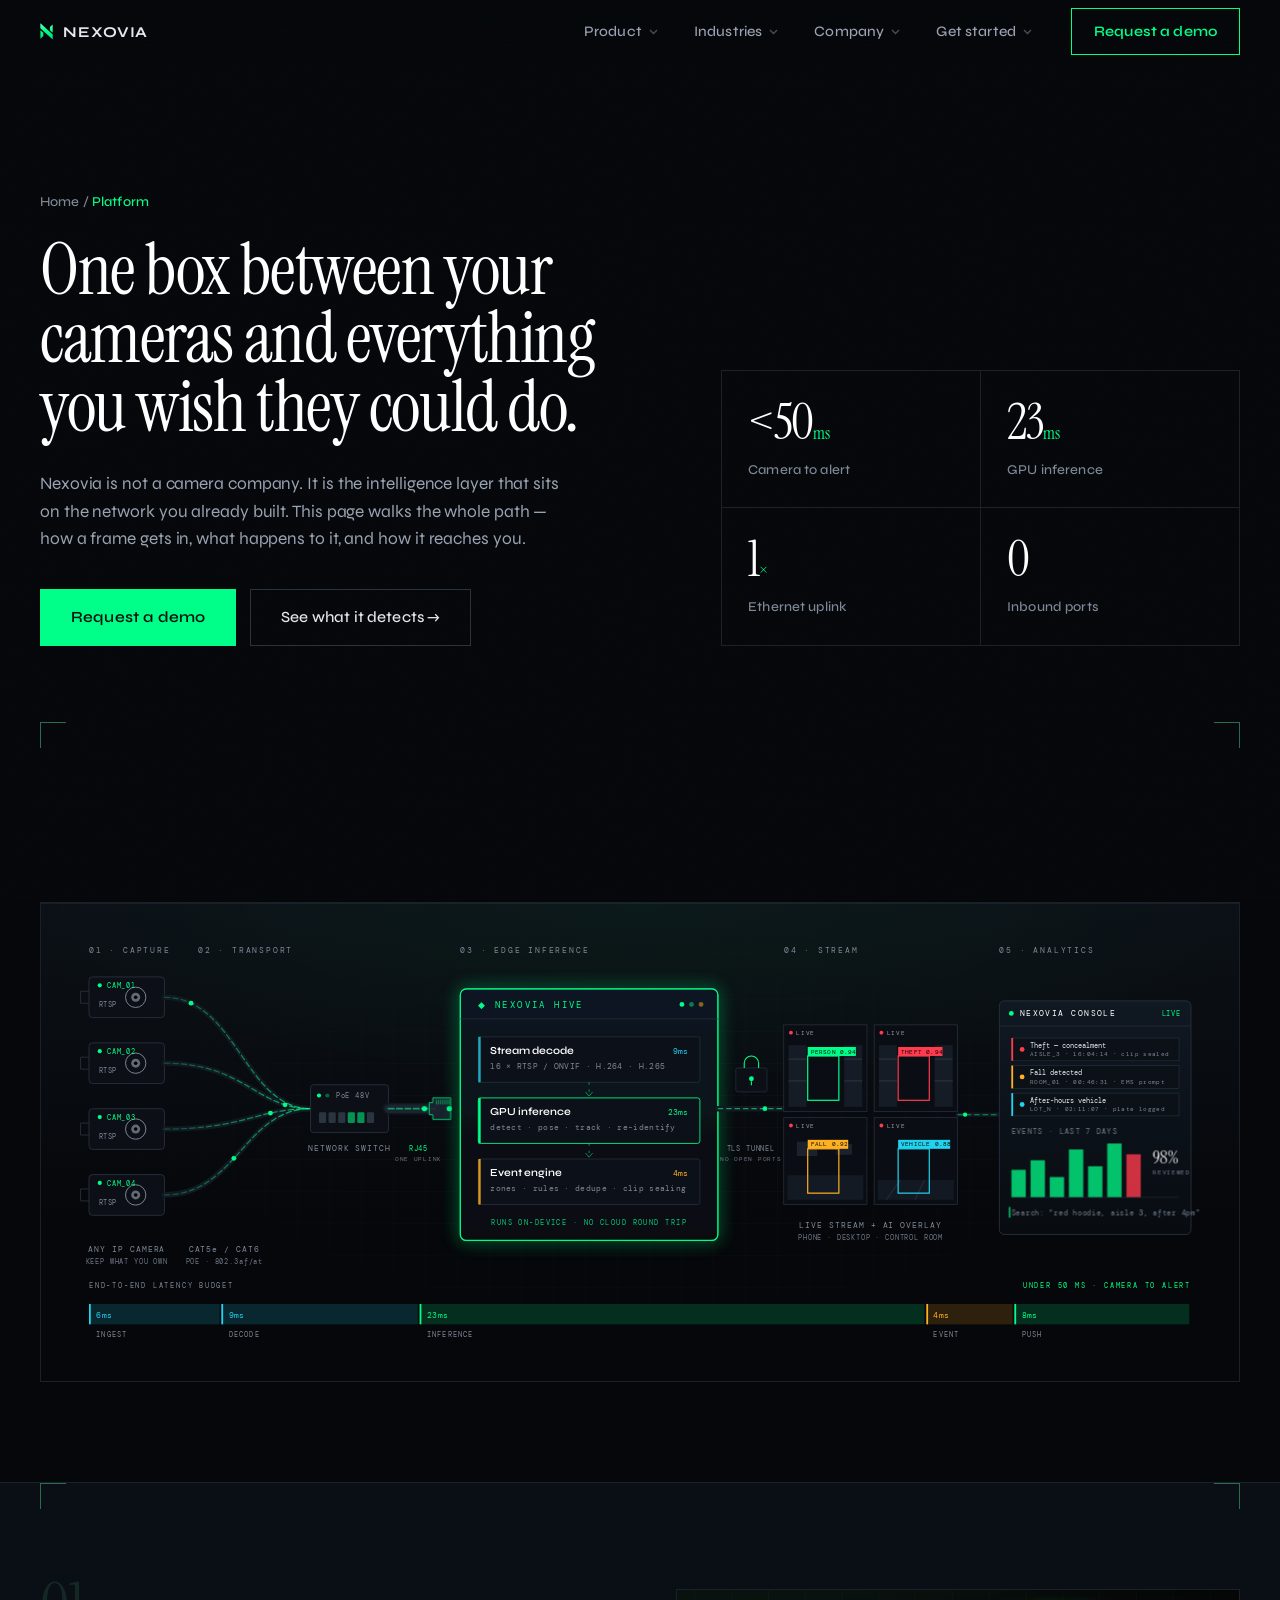
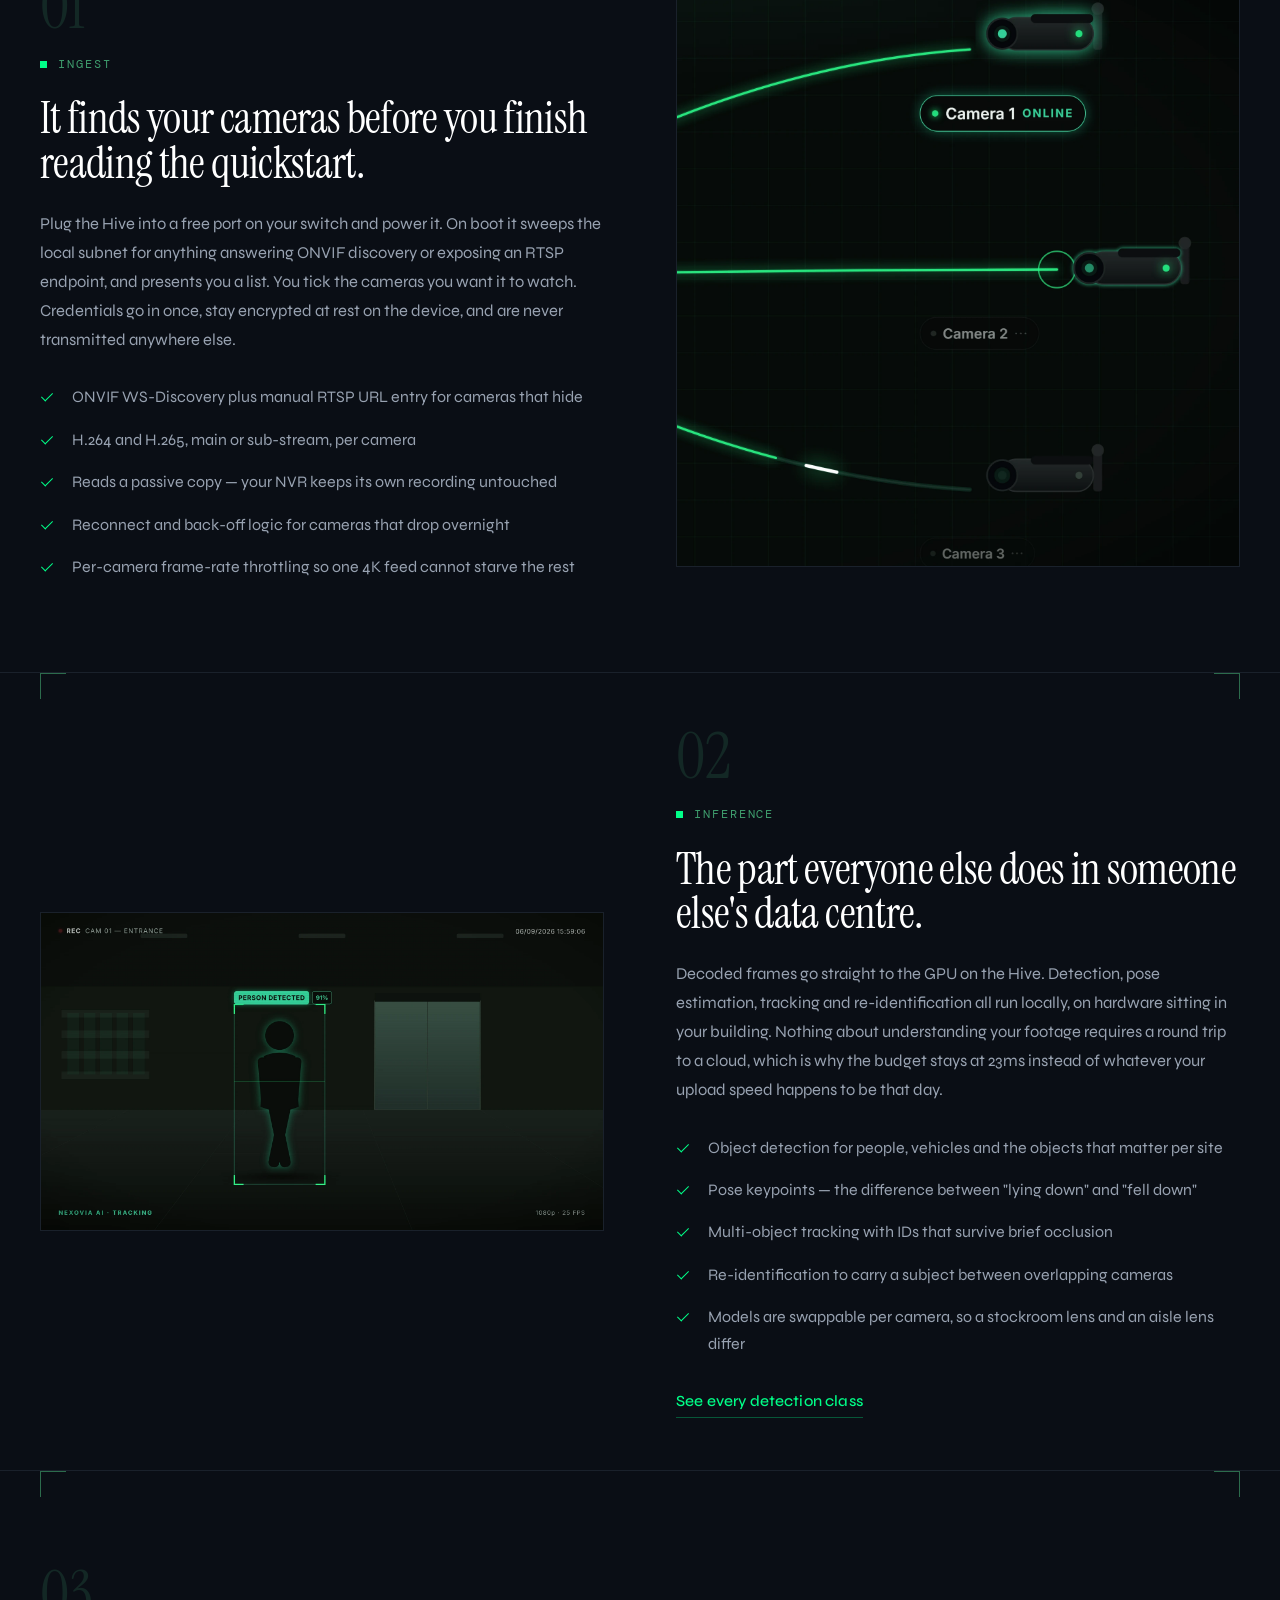
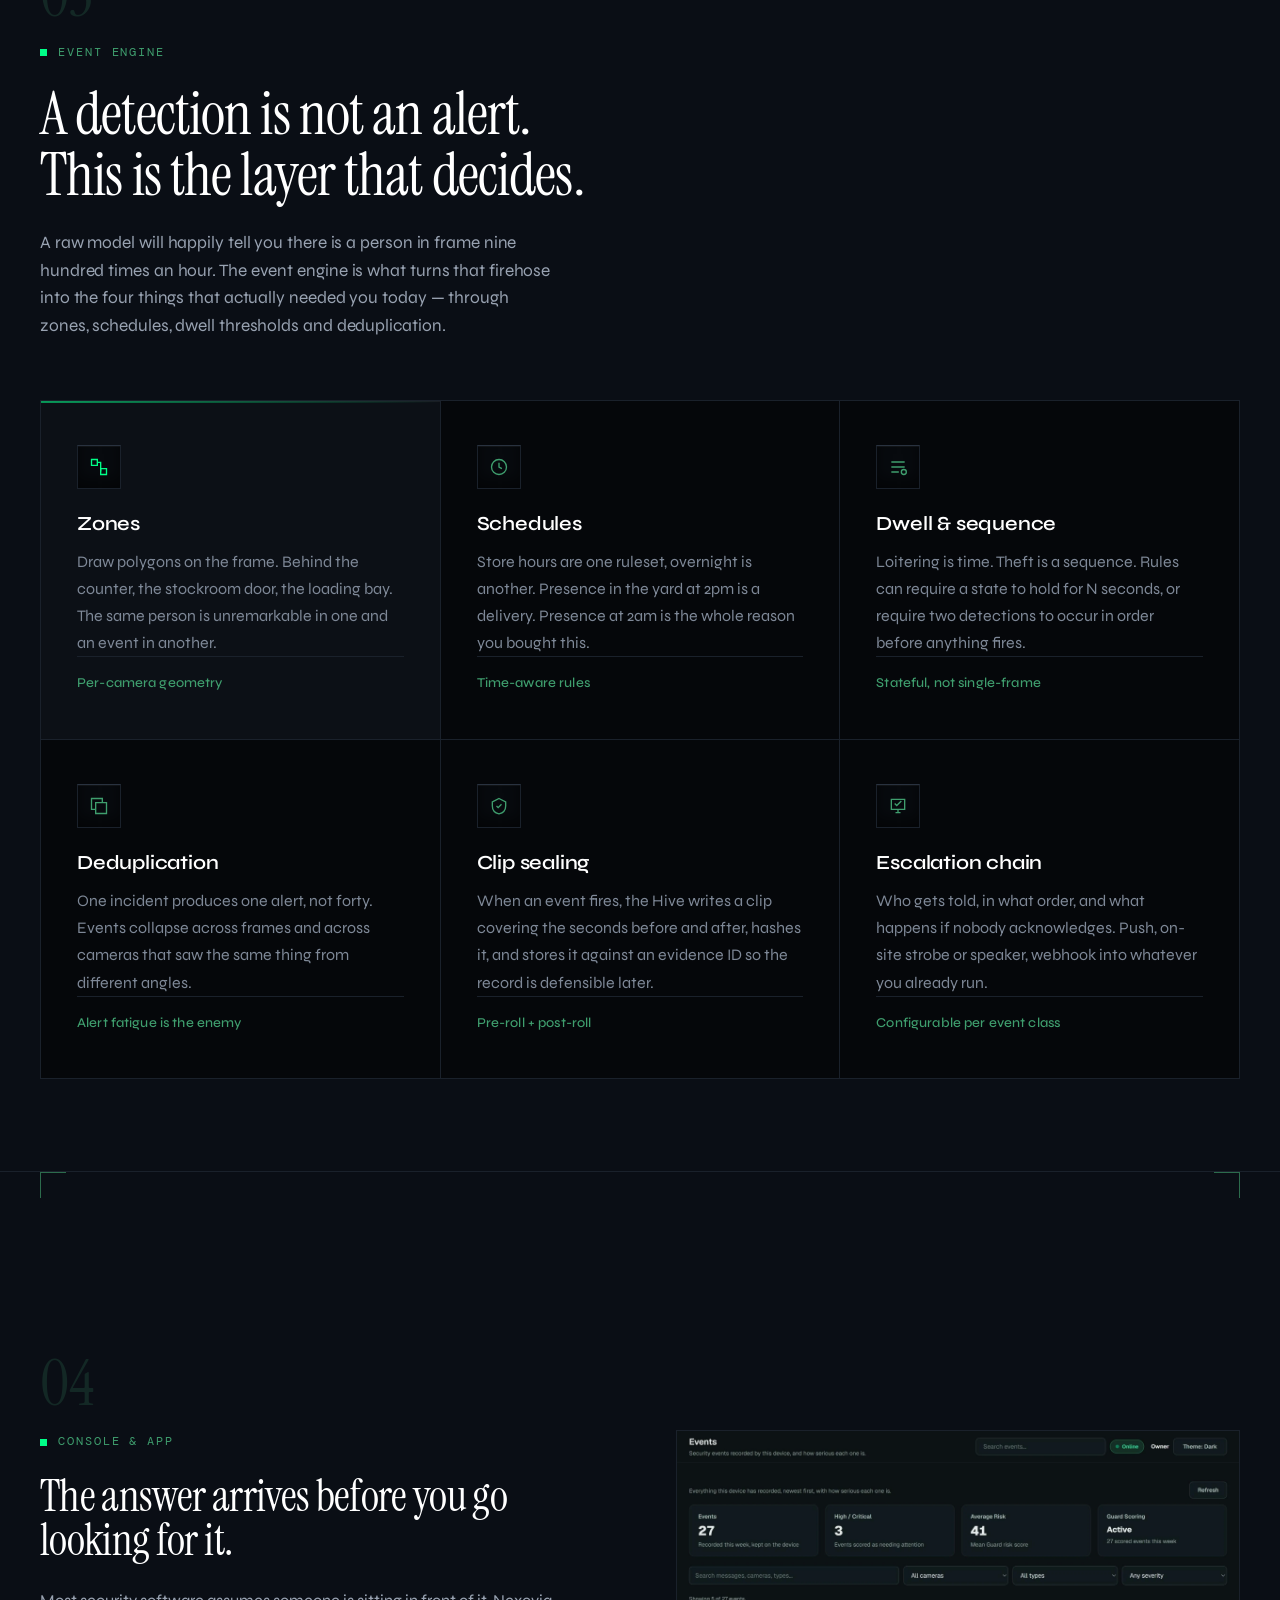
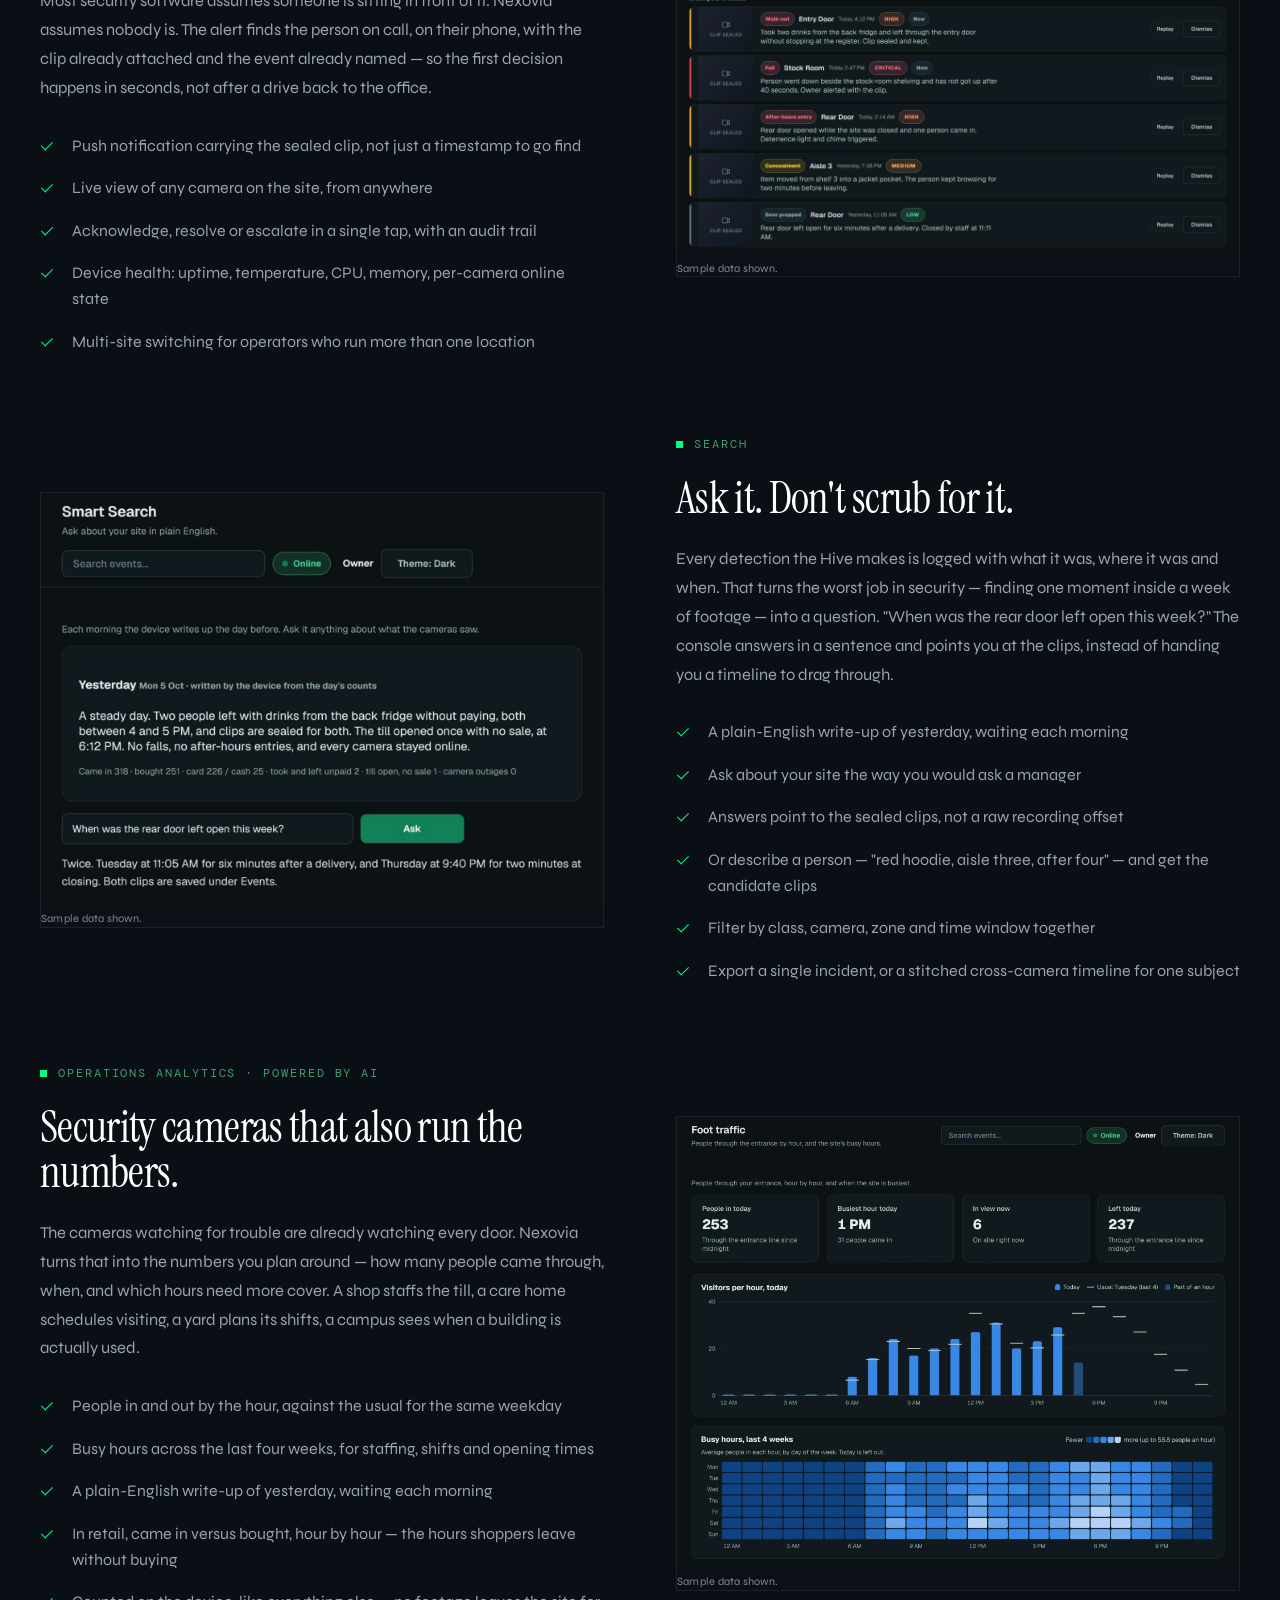
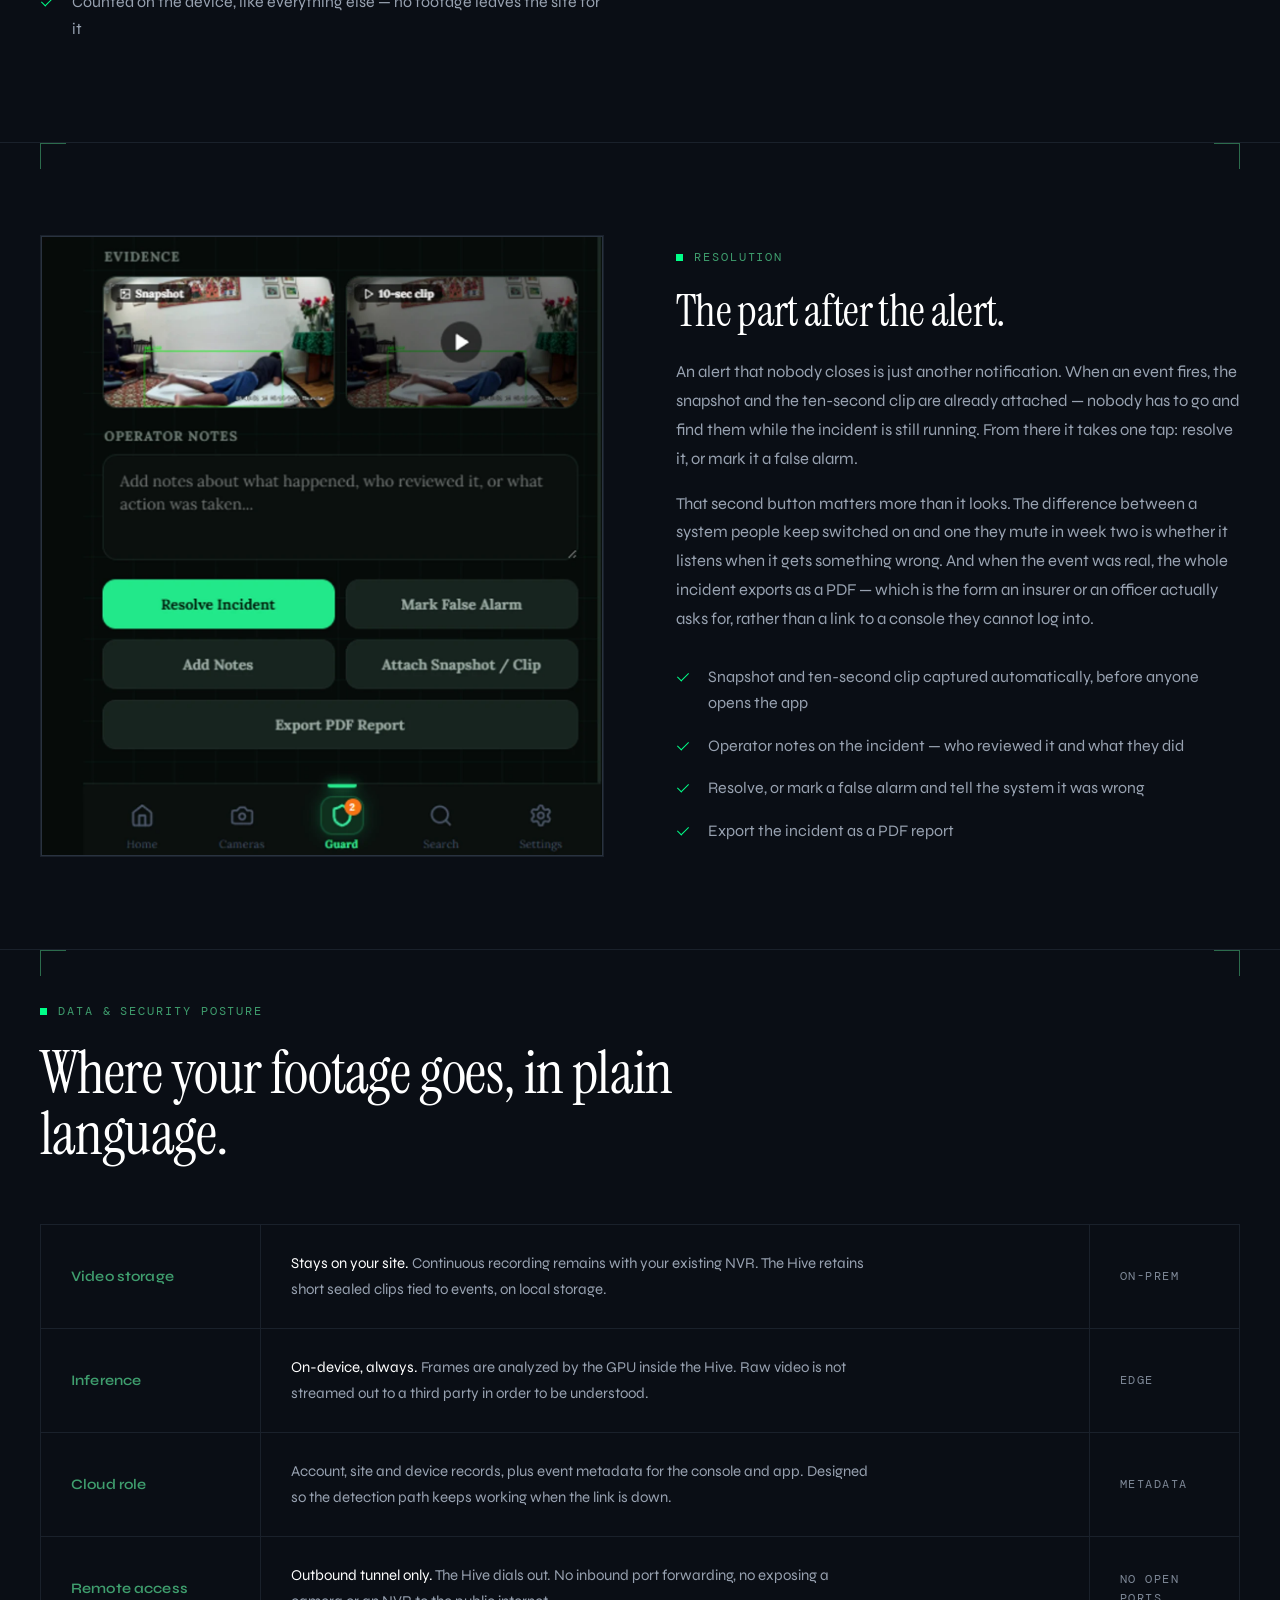
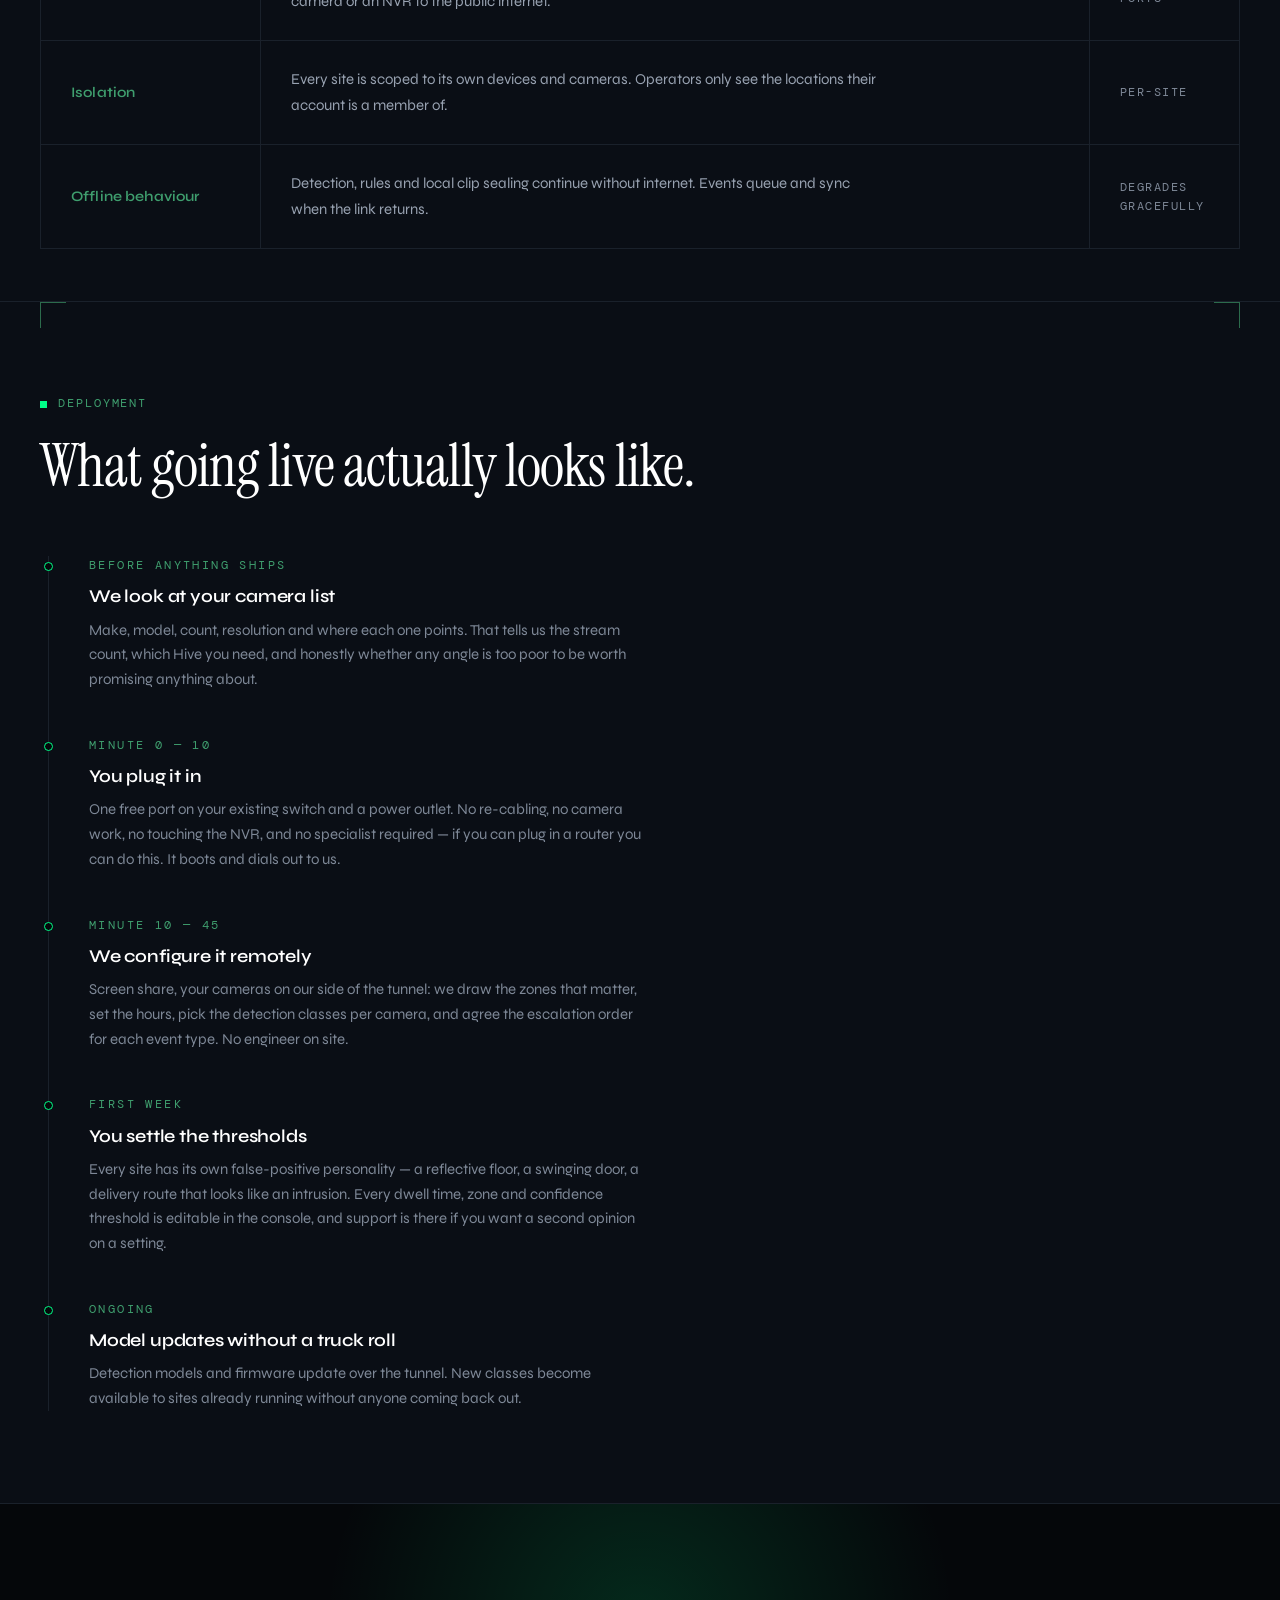
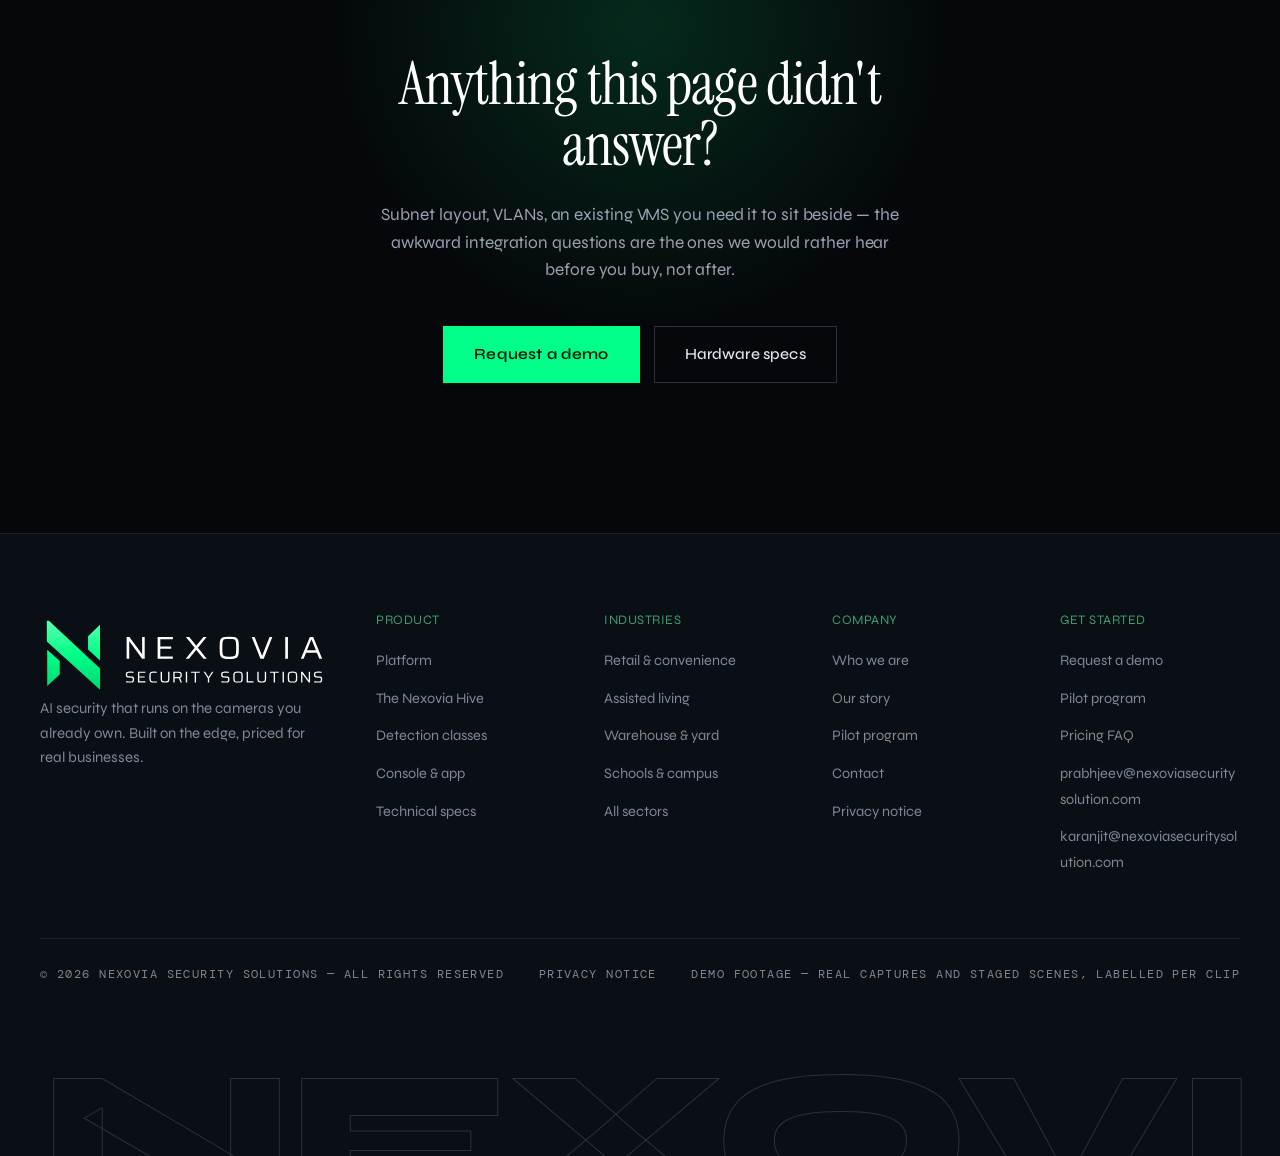
<file: platform/index.html>
<!DOCTYPE html><!-- `class="dark"` switches global.css to its dark token block, so Watermelon
     components render on the brand's dark ground rather than shadcn's default
     light one. site.css still wins for --bg on the body, being unlayered. --><html lang="en" class="dark"><head><meta charset="utf-8"><meta name="viewport" content="width=device-width, initial-scale=1"><title>Platform — How Nexovia Works | Nexovia</title><meta name="description" content="The full Nexovia architecture: RTSP ingest over your existing Ethernet, on-device GPU inference in the Hive, an event engine with zones and rules, and a console that reaches your phone in under 50ms."><!-- Icons resolve from the SITE ROOT, not /assets/img/. Crawlers request
         /favicon.ico directly and ignore these tags, so the root copy is the
         one that decides what Google prints beside the search result — it used
         to be Astro's scaffold logo. Keep the two in sync; see public/favicon.svg.

         .ico first and .svg second is deliberate: browsers that understand SVG
         take the later, richer declaration, and the rest fall back to the .ico. --><link rel="icon" href="/favicon.ico" sizes="32x32"><link rel="icon" href="/favicon.svg" type="image/svg+xml"><link rel="apple-touch-icon" href="/apple-touch-icon.png"><link rel="canonical" href="https://nexoviasecuritysolutions.com/platform/"><!-- Social preview. Without these, pasting a link into WhatsApp, LinkedIn
         or Slack produced a bare URL with no title, no summary and no image —
         on a site whose whole job is to be shared with a prospect. --><meta property="og:type" content="website"><meta property="og:site_name" content="Nexovia Security Solutions"><meta property="og:title" content="Platform — How Nexovia Works | Nexovia"><meta property="og:description" content="The full Nexovia architecture: RTSP ingest over your existing Ethernet, on-device GPU inference in the Hive, an event engine with zones and rules, and a console that reaches your phone in under 50ms."><meta property="og:url" content="https://nexoviasecuritysolutions.com/platform/"><meta property="og:image" content="https://nexoviasecuritysolutions.com/assets/img/og-nexovia.jpg"><meta property="og:image:width" content="1200"><meta property="og:image:height" content="630"><meta property="og:image:alt" content="Nexovia — AI security for existing cameras. Plug in. Detect. Alert."><meta name="twitter:card" content="summary_large_image"><meta name="twitter:title" content="Platform — How Nexovia Works | Nexovia"><meta name="twitter:description" content="The full Nexovia architecture: RTSP ingest over your existing Ethernet, on-device GPU inference in the Hive, an event engine with zones and rules, and a console that reaches your phone in under 50ms."><meta name="twitter:image" content="https://nexoviasecuritysolutions.com/assets/img/og-nexovia.jpg"><link rel="preconnect" href="https://fonts.googleapis.com"><link rel="preconnect" href="https://fonts.gstatic.com" crossorigin><link href="https://fonts.googleapis.com/css2?family=DM+Mono:wght@300;400;500&family=Instrument+Serif:ital@0;1&family=Syne:wght@400;500;600;700;800&display=swap" rel="stylesheet"><!-- must stay after the Tailwind entry above. ?v= is a build-time content
         hash — see assetVersion() in the frontmatter for why it has to be there. --><link rel="stylesheet" href="/assets/css/site.css?v=e04f79cdd3"><meta name="astro-view-transitions-enabled" content="true"><meta name="astro-view-transitions-fallback" content="animate"><script type="module" src="/_astro/ClientRouter.astro_astro_type_script_index_0_lang.Sx5bM3k1.js"></script><link rel="stylesheet" href="/_astro/Base.irPizhrA.css"></head><body><!-- Cloudflare Scrape Shield rewrites every address AND every mailto href
         into a Cloudflare redirect link that only resolves once its
         decoder script runs. Any ad blocker or privacy extension blocks that
         script, and the visitor is left reading a bracketed placeholder with a
         dead link — which is what was happening on the contact page.

         email_off is Cloudflare’s documented opt-out and needs no dashboard
         access. It wraps the whole document deliberately: the nav builds its
         mailto links from a loop, so wrapping them individually cannot reach
         every one, and a future address would silently miss the treatment.

         Turning off Scrape Shield → Email Address Obfuscation in the
         Cloudflare dashboard would do the same thing globally. --><!--email_off--><header class="site-nav" data-open="false"><div class="site-nav-bar"><a class="site-nav-brand" href="/" data-astro-reload aria-label="Nexovia Security Solutions — home"><img class="site-nav-mark" src="/assets/img/nexovia-mark.svg" alt=""><span>NEXOVIA</span></a><nav class="site-nav-links" aria-label="Main"><div class="site-nav-group"><button type="button" class="site-nav-top">Product<svg class="site-nav-caret" width="9" height="6" viewBox="0 0 9 6" aria-hidden="true"><path d="M1 1l3.5 3.5L8 1" fill="none" stroke="currentColor" stroke-width="1.4"></path></svg></button><div class="site-nav-drop"><ul><li><a href="/platform">Platform</a></li><li><a href="/hive">The Nexovia Hive</a></li><li><a href="/capabilities">Detection classes</a></li><li><a href="/platform#console">Console &amp; app</a></li><li><a href="/hive#specs">Technical specs</a></li></ul></div></div><div class="site-nav-group"><button type="button" class="site-nav-top">Industries<svg class="site-nav-caret" width="9" height="6" viewBox="0 0 9 6" aria-hidden="true"><path d="M1 1l3.5 3.5L8 1" fill="none" stroke="currentColor" stroke-width="1.4"></path></svg></button><div class="site-nav-drop"><ul><li><a href="/industries#retail">Retail &amp; convenience</a></li><li><a href="/industries#care">Assisted living</a></li><li><a href="/industries#warehouse">Warehouse &amp; yard</a></li><li><a href="/industries#education">Schools &amp; campus</a></li><li><a href="/industries">All sectors</a></li></ul></div></div><div class="site-nav-group"><button type="button" class="site-nav-top">Company<svg class="site-nav-caret" width="9" height="6" viewBox="0 0 9 6" aria-hidden="true"><path d="M1 1l3.5 3.5L8 1" fill="none" stroke="currentColor" stroke-width="1.4"></path></svg></button><div class="site-nav-drop"><ul><li><a href="/about">Who we are</a></li><li><a href="/about#story">Our story</a></li><li><a href="/pilot">Pilot program</a></li><li><a href="/contact">Contact</a></li></ul></div></div><div class="site-nav-group"><button type="button" class="site-nav-top">Get started<svg class="site-nav-caret" width="9" height="6" viewBox="0 0 9 6" aria-hidden="true"><path d="M1 1l3.5 3.5L8 1" fill="none" stroke="currentColor" stroke-width="1.4"></path></svg></button><div class="site-nav-drop"><ul><li><a href="/contact">Request a demo</a></li><li><a href="/pilot">Pilot program</a></li><li><a href="/pricing#faq">Pricing FAQ</a></li><li><a href="mailto:prabhjeev@nexoviasecuritysolution.com">Email Prabhjeev</a></li><li><a href="mailto:karanjit@nexoviasecuritysolution.com">Email Karanjit</a></li></ul></div></div></nav><div class="site-nav-right"><a class="site-nav-cta" href="/contact">Request a demo</a><button type="button" class="site-nav-toggle" aria-expanded="false" aria-controls="site-nav-drawer"><span class="site-nav-burger" aria-hidden="true"><i></i><i></i><i></i></span><span class="site-nav-sr">Menu</span></button></div></div><div class="site-nav-drawer" id="site-nav-drawer" hidden><details class="site-nav-acc" name="site-nav-acc"><summary>Product<svg class="site-nav-caret" width="10" height="7" viewBox="0 0 9 6" aria-hidden="true"><path d="M1 1l3.5 3.5L8 1" fill="none" stroke="currentColor" stroke-width="1.4"></path></svg></summary><ul><li><a href="/platform">Platform</a></li><li><a href="/hive">The Nexovia Hive</a></li><li><a href="/capabilities">Detection classes</a></li><li><a href="/platform#console">Console &amp; app</a></li><li><a href="/hive#specs">Technical specs</a></li></ul></details><details class="site-nav-acc" name="site-nav-acc"><summary>Industries<svg class="site-nav-caret" width="10" height="7" viewBox="0 0 9 6" aria-hidden="true"><path d="M1 1l3.5 3.5L8 1" fill="none" stroke="currentColor" stroke-width="1.4"></path></svg></summary><ul><li><a href="/industries#retail">Retail &amp; convenience</a></li><li><a href="/industries#care">Assisted living</a></li><li><a href="/industries#warehouse">Warehouse &amp; yard</a></li><li><a href="/industries#education">Schools &amp; campus</a></li><li><a href="/industries">All sectors</a></li></ul></details><details class="site-nav-acc" name="site-nav-acc"><summary>Company<svg class="site-nav-caret" width="10" height="7" viewBox="0 0 9 6" aria-hidden="true"><path d="M1 1l3.5 3.5L8 1" fill="none" stroke="currentColor" stroke-width="1.4"></path></svg></summary><ul><li><a href="/about">Who we are</a></li><li><a href="/about#story">Our story</a></li><li><a href="/pilot">Pilot program</a></li><li><a href="/contact">Contact</a></li></ul></details><details class="site-nav-acc" name="site-nav-acc"><summary>Get started<svg class="site-nav-caret" width="10" height="7" viewBox="0 0 9 6" aria-hidden="true"><path d="M1 1l3.5 3.5L8 1" fill="none" stroke="currentColor" stroke-width="1.4"></path></svg></summary><ul><li><a href="/contact">Request a demo</a></li><li><a href="/pilot">Pilot program</a></li><li><a href="/pricing#faq">Pricing FAQ</a></li><li><a href="mailto:prabhjeev@nexoviasecuritysolution.com">Email Prabhjeev</a></li><li><a href="mailto:karanjit@nexoviasecuritysolution.com">Email Karanjit</a></li></ul></details><a class="site-nav-drawer-cta" href="/contact">Request a demo</a></div></header><script>
  /* Bound once to document, not to the button.

     <ClientRouter /> swaps the DOM on navigation, so a listener attached to the
     current button dies with it, and this inline script does not re-execute
     after a swap. Delegating to document survives both, and the __nxNav guard
     stops a second binding if this component is ever rendered twice. */
  (function () {
    if (window.__nxNav) return;
    window.__nxNav = true;

    /* A mouse click on a top-level item must not leave it focused: on any
       browser without :has() the dropdown would stay pinned open and a
       second one could be opened over it. Keyboard focus is untouched —
       this only fires for a real pointer press. */
    document.addEventListener('mouseup', function (e) {
      var top = e.target.closest && e.target.closest('.site-nav-top');
      if (top) top.blur();
    });

    var close = function () {
      document.querySelectorAll('.site-nav').forEach(function (nav) {
        nav.dataset.open = 'false';
        var d = nav.querySelector('.site-nav-drawer');
        var b = nav.querySelector('.site-nav-toggle');
        if (d) d.hidden = true;
        if (b) b.setAttribute('aria-expanded', 'false');
        nav.querySelectorAll('.site-nav-acc[open]').forEach(function (x) { x.open = false; });
      });
    };

    document.addEventListener('click', function (e) {
      var btn = e.target.closest ? e.target.closest('.site-nav-toggle') : null;
      if (btn) {
        var nav = btn.closest('.site-nav');
        var drawer = nav.querySelector('.site-nav-drawer');
        var open = nav.dataset.open !== 'true';
        nav.dataset.open = open ? 'true' : 'false';
        drawer.hidden = !open;
        btn.setAttribute('aria-expanded', open ? 'true' : 'false');
        return;
      }
      /* tapping a link inside the drawer should close it — on a same-page
         anchor there is no navigation to close it for us */
      if (e.target.closest && e.target.closest('.site-nav-drawer a')) close();
    });

    document.addEventListener('keydown', function (e) {
      if (e.key === 'Escape') close();
    });

    /* a client-side navigation renders a fresh, closed nav; reset the flag
       state on the new one so a stale open drawer never carries over */
    document.addEventListener('astro:page-load', close);

    /* Nav background on scroll. The nav is queried inside the handler rather
       than closed over: <ClientRouter /> swaps the header on navigation, so a
       captured reference goes stale after the first one. */
    var ticking = false;
    var setScrolled = function () {
      ticking = false;
      var on = window.scrollY > 12 ? 'true' : 'false';
      document.querySelectorAll('.site-nav').forEach(function (nav) {
        if (nav.dataset.scrolled !== on) nav.dataset.scrolled = on;
      });
    };
    window.addEventListener('scroll', function () {
      if (!ticking) { ticking = true; requestAnimationFrame(setScrolled); }
    }, { passive: true });
    document.addEventListener('astro:page-load', setScrolled);
    setScrolled();
  })();
</script><main class="page-body"><section class="page-head"><div class="wrap"><div class="ph-copy"><div class="crumb"><a href="/" data-astro-reload>Home</a> / <span>Platform</span></div><h1>One box between your cameras and everything you wish they could do.</h1><p class="lede">Nexovia is not a camera company. It is the intelligence layer that sits on the network you already built. This page walks the whole path — how a frame gets in, what happens to it, and how it reaches you.</p><div class="btn-row"><a href="/contact" class="btn btn-primary">Request a demo</a><a href="/capabilities" class="btn btn-ghost">See what it detects →</a></div></div><div class="head-stats rv"><div class="head-stat"><b>&lt;50<i>ms</i></b><span>Camera to alert</span></div><div class="head-stat"><b>23<i>ms</i></b><span>GPU inference</span></div><div class="head-stat"><b>1<i>×</i></b><span>Ethernet uplink</span></div><div class="head-stat"><b>0</b><span>Inbound ports</span></div></div></div></section><section class="band-lg"><div class="wrap wrap-wide"><div class="flow-stage rv" data-wide-ok>      <div data-flow></div></div><p class="flow-hint">Swipe the diagram to follow the signal path</p></div></section><section class="band rule" id="ingest"><div class="wrap"><div class="split"><div class="split-body rv"><div class="kicker-num">01</div><div class="eyebrow">Ingest</div><h2>It finds your cameras before you finish reading the quickstart.</h2><p class="body-copy mt-24">Plug the Hive into a free port on your switch and power it. On boot it sweeps the local subnet for anything answering ONVIF discovery or exposing an RTSP endpoint, and presents you a list. You tick the cameras you want it to watch. Credentials go in once, stay encrypted at rest on the device, and are never transmitted anywhere else.</p><ul class="check-list"><li>ONVIF WS-Discovery plus manual RTSP URL entry for cameras that hide</li><li>H.264 and H.265, main or sub-stream, per camera</li><li>Reads a passive copy — your NVR keeps its own recording untouched</li><li>Reconnect and back-off logic for cameras that drop overnight</li><li>Per-camera frame-rate throttling so one 4K feed cannot starve the rest</li></ul></div><div class="split-media rv d1"><img src="/assets/img/nx_cameras.webp" alt="Nexovia console listing discovered cameras with online status"></div></div></div></section><section class="band-xs rule" id="inference"><div class="wrap"><div class="split flip"><div class="split-body rv d1"><div class="kicker-num">02</div><div class="eyebrow">Inference</div><h2>The part everyone else does in someone else's data centre.</h2><p class="body-copy mt-24">Decoded frames go straight to the GPU on the Hive. Detection, pose estimation, tracking and re-identification all run locally, on hardware sitting in your building. Nothing about understanding your footage requires a round trip to a cloud, which is why the budget stays at 23ms instead of whatever your upload speed happens to be that day.</p><ul class="check-list"><li>Object detection for people, vehicles and the objects that matter per site</li><li>Pose keypoints — the difference between "lying down" and "fell down"</li><li>Multi-object tracking with IDs that survive brief occlusion</li><li>Re-identification to carry a subject between overlapping cameras</li><li>Models are swappable per camera, so a stockroom lens and an aisle lens differ</li></ul><a href="/capabilities" class="btn btn-line mt-32"><span>See every detection class</span></a></div><div class="split-media rv"><img src="/assets/img/nx_detection.webp" alt="Detection output showing bounding boxes and confidence scores on a live feed"></div></div></div></section><section class="band rule" id="rules"><div class="wrap wrap-wide"><div class="head-block rv"><div class="kicker-num">03</div><div class="eyebrow">Event engine</div><h2>A detection is not an alert.<br>This is the layer that decides.</h2><p class="lede mt-24">A raw model will happily tell you there is a person in frame nine hundred times an hour. The event engine is what turns that firehose into the four things that actually needed you today — through zones, schedules, dwell thresholds and deduplication.</p></div><div class="grid g3"><div class="cell rv"><div class="cell-icon"><svg viewBox="0 0 24 24" fill="none" stroke="currentColor" stroke-width="1.6"><path d="M3 3h7v7H3zM14 14h7v7h-7z"></path><path d="M10 6.5h4v11"></path></svg></div><h3>Zones</h3><p>Draw polygons on the frame. Behind the counter, the stockroom door, the loading bay. The same person is unremarkable in one and an event in another.</p><div class="cell-foot">Per-camera geometry</div></div><div class="cell rv d1"><div class="cell-icon"><svg viewBox="0 0 24 24" fill="none" stroke="currentColor" stroke-width="1.6"><circle cx="12" cy="12" r="9"></circle><path d="M12 7v5l3.5 2"></path></svg></div><h3>Schedules</h3><p>Store hours are one ruleset, overnight is another. Presence in the yard at 2pm is a delivery. Presence at 2am is the whole reason you bought this.</p><div class="cell-foot">Time-aware rules</div></div><div class="cell rv d2"><div class="cell-icon"><svg viewBox="0 0 24 24" fill="none" stroke="currentColor" stroke-width="1.6"><path d="M4 6h16M4 12h16M4 18h9"></path><circle cx="19" cy="18" r="3"></circle></svg></div><h3>Dwell &amp; sequence</h3><p>Loitering is time. Theft is a sequence. Rules can require a state to hold for N seconds, or require two detections to occur in order before anything fires.</p><div class="cell-foot">Stateful, not single-frame</div></div><div class="cell rv d3"><div class="cell-icon"><svg viewBox="0 0 24 24" fill="none" stroke="currentColor" stroke-width="1.6"><path d="M8 8h13v13H8z"></path><path d="M16 8V3H3v13h5"></path></svg></div><h3>Deduplication</h3><p>One incident produces one alert, not forty. Events collapse across frames and across cameras that saw the same thing from different angles.</p><div class="cell-foot">Alert fatigue is the enemy</div></div><div class="cell rv d4"><div class="cell-icon"><svg viewBox="0 0 24 24" fill="none" stroke="currentColor" stroke-width="1.6"><path d="M12 3l8 4v5c0 5-3.4 8.4-8 9.5C7.4 20.4 4 17 4 12V7l8-4z"></path><path d="M9 12l2 2 4-4"></path></svg></div><h3>Clip sealing</h3><p>When an event fires, the Hive writes a clip covering the seconds before and after, hashes it, and stores it against an evidence ID so the record is defensible later.</p><div class="cell-foot">Pre-roll + post-roll</div></div><div class="cell rv d5"><div class="cell-icon"><svg viewBox="0 0 24 24" fill="none" stroke="currentColor" stroke-width="1.6"><path d="M4 4h16v12H4z"></path><path d="M9 20h6M12 16v4"></path><path d="M8 9l2.5 2.5L16 6"></path></svg></div><h3>Escalation chain</h3><p>Who gets told, in what order, and what happens if nobody acknowledges. Push, on-site strobe or speaker, webhook into whatever you already run.</p><div class="cell-foot">Configurable per event class</div></div></div></div></section><section class="band-lg rule" id="console"><div class="wrap"><div class="split"><div class="split-body rv"><div class="kicker-num">04</div><div class="eyebrow">Console &amp; app</div><h2>The answer arrives before you go looking for it.</h2><p class="body-copy mt-24">Most security software assumes someone is sitting in front of it. Nexovia assumes nobody is. The alert finds the person on call, on their phone, with the clip already attached and the event already named — so the first decision happens in seconds, not after a drive back to the office.</p><ul class="check-list"><li>Push notification carrying the sealed clip, not just a timestamp to go find</li><li>Live view of any camera on the site, from anywhere</li><li>Acknowledge, resolve or escalate in a single tap, with an audit trail</li><li>Device health: uptime, temperature, CPU, memory, per-camera online state</li><li>Multi-site switching for operators who run more than one location</li></ul></div><div class="split-media rv d1"><!-- Real console UI (dashboard2, Events page) with SAMPLE DATA, 2026-10-06.
             The live device is a customer's store, so every event, number and
             camera name was replaced in the browser before capture and every
             photo is a "clip sealed" tile. Nothing here is that customer's data —
             keep it that way if this is ever recaptured. --><img src="/assets/img/nx_events_dashboard.webp" width="2388" height="1791" loading="lazy" alt="The Nexovia console's Events page, shown with sample data — five events including a walk-out at the entry door, a fall in the stock room and an after-hours entry at the rear door, each with its severity and a sealed clip"><p class="sample-note">Sample data shown.</p></div></div><div class="split mt-80"><div class="split-media rv"><!-- Real console UI (Smart Search page) with SAMPLE DATA, 2026-10-06 —
             same rules as the Events capture above. --><img src="/assets/img/nx_search_ask.webp" width="1396" height="1020" loading="lazy" alt="Nexovia Smart Search, shown with sample data — a plain-English write-up of yesterday, and the question &quot;When was the rear door left open this week?&quot; answered with two times and where the clips are"><p class="sample-note">Sample data shown.</p></div><div class="split-body rv d1"><div class="eyebrow">Search</div><h2>Ask it. Don't scrub for it.</h2><p class="body-copy mt-24">Every detection the Hive makes is logged with what it was, where it was and when. That turns the worst job in security — finding one moment inside a week of footage — into a question. "When was the rear door left open this week?" The console answers in a sentence and points you at the clips, instead of handing you a timeline to drag through.</p><ul class="check-list"><li>A plain-English write-up of yesterday, waiting each morning</li><li>Ask about your site the way you would ask a manager</li><li>Answers point to the sealed clips, not a raw recording offset</li><li>Or describe a person — "red hoodie, aisle three, after four" — and get the candidate clips</li><li>Filter by class, camera, zone and time window together</li><li>Export a single incident, or a stitched cross-camera timeline for one subject</li></ul></div></div><!-- Foot traffic. Added 2026-10-06 with the dashboard captures. The charts
         are the console's own renderer (footfall_chart.js + app.js) fed four
         weeks of SAMPLE hourly counts — not any store's real traffic. --><div class="split mt-80"><div class="split-body rv"><div class="eyebrow">Operations Analytics · Powered by AI</div><h2>Security cameras that also run the numbers.</h2><p class="body-copy mt-24">The cameras watching for trouble are already watching every door. Nexovia turns that into the numbers you plan around — how many people came through, when, and which hours need more cover. A shop staffs the till, a care home schedules visiting, a yard plans its shifts, a campus sees when a building is actually used.</p><ul class="check-list"><li>People in and out by the hour, against the usual for the same weekday</li><li>Busy hours across the last four weeks, for staffing, shifts and opening times</li><li>A plain-English write-up of yesterday, waiting each morning</li><li>In retail, came in versus bought, hour by hour — the hours shoppers leave without buying</li><li>Counted on the device, like everything else — no footage leaves the site for it</li></ul></div><div class="split-media rv d1"><img src="/assets/img/nx_foot_traffic.webp" width="2021" height="1617" loading="lazy" alt="Nexovia Operations Analytics, shown with sample data — 253 people in today, busiest at 1 PM, a bar chart of visitors per hour against the usual Tuesday, and a four-week busy-hours grid"><p class="sample-note">Sample data shown.</p></div></div></div></section><section class="band rule" id="resolve"><div class="wrap wrap-wide"><div class="split flip"><div class="split-body rv d1"><div class="eyebrow">Resolution</div><h2>The part after the alert.</h2><p class="body-copy mt-24">An alert that nobody closes is just another notification. When an event fires, the snapshot and the ten-second clip are already attached — nobody has to go and find them while the incident is still running. From there it takes one tap: resolve it, or mark it a false alarm.</p><p class="body-copy mt-16">That second button matters more than it looks. The difference between a system people keep switched on and one they mute in week two is whether it listens when it gets something wrong. And when the event was real, the whole incident exports as a PDF — which is the form an insurer or an officer actually asks for, rather than a link to a console they cannot log into.</p><ul class="check-list"><li>Snapshot and ten-second clip captured automatically, before anyone opens the app</li><li>Operator notes on the incident — who reviewed it and what they did</li><li>Resolve, or mark a false alarm and tell the system it was wrong</li><li>Export the incident as a PDF report</li></ul></div><div class="split-media rv"><!-- Real capture from the app. --><img class="shot-ui" src="/assets/img/nx_app_evidence.webp" loading="lazy" alt="The Nexovia app incident view — snapshot and ten-second clip already captured, a notes field, and buttons to resolve the incident, mark a false alarm, or export a PDF report"></div></div></div></section><section class="band-xs rule" id="security"><div class="wrap wrap-wide"><div class="head-block rv"><div class="eyebrow">Data &amp; security posture</div><h2>Where your footage goes, in plain language.</h2></div><div class="spec-table rv"><div class="spec-row"><div class="spec-k">Video storage</div><div class="spec-v"><strong>Stays on your site.</strong> Continuous recording remains with your existing NVR. The Hive retains short sealed clips tied to events, on local storage.</div><div class="spec-x">ON-PREM</div></div><div class="spec-row"><div class="spec-k">Inference</div><div class="spec-v"><strong>On-device, always.</strong> Frames are analyzed by the GPU inside the Hive. Raw video is not streamed out to a third party in order to be understood.</div><div class="spec-x">EDGE</div></div><div class="spec-row"><div class="spec-k">Cloud role</div><div class="spec-v">Account, site and device records, plus event metadata for the console and app. Designed so the detection path keeps working when the link is down.</div><div class="spec-x">METADATA</div></div><div class="spec-row"><div class="spec-k">Remote access</div><div class="spec-v"><strong>Outbound tunnel only.</strong> The Hive dials out. No inbound port forwarding, no exposing a camera or an NVR to the public internet.</div><div class="spec-x">NO OPEN PORTS</div></div><div class="spec-row"><div class="spec-k">Isolation</div><div class="spec-v">Every site is scoped to its own devices and cameras. Operators only see the locations their account is a member of.</div><div class="spec-x">PER-SITE</div></div><div class="spec-row"><div class="spec-k">Offline behaviour</div><div class="spec-v">Detection, rules and local clip sealing continue without internet. Events queue and sync when the link returns.</div><div class="spec-x">DEGRADES GRACEFULLY</div></div></div></div></section><section class="band rule"><div class="wrap wrap-wide"><div class="head-block rv"><div class="eyebrow">Deployment</div><h2>What going live actually looks like.</h2></div><div class="timeline rv"><div class="tl-item"><div class="tl-date">Before anything ships</div><h3 class="h4">We look at your camera list</h3><p>Make, model, count, resolution and where each one points. That tells us the stream count, which Hive you need, and honestly whether any angle is too poor to be worth promising anything about.</p></div><div class="tl-item"><div class="tl-date">Minute 0 — 10</div><h3 class="h4">You plug it in</h3><p>One free port on your existing switch and a power outlet. No re-cabling, no camera work, no touching the NVR, and no specialist required — if you can plug in a router you can do this. It boots and dials out to us.</p></div><div class="tl-item"><div class="tl-date">Minute 10 — 45</div><h3 class="h4">We configure it remotely</h3><p>Screen share, your cameras on our side of the tunnel: we draw the zones that matter, set the hours, pick the detection classes per camera, and agree the escalation order for each event type. No engineer on site.</p></div><div class="tl-item"><div class="tl-date">First week</div><h3 class="h4">You settle the thresholds</h3><p>Every site has its own false-positive personality — a reflective floor, a swinging door, a delivery route that looks like an intrusion. Every dwell time, zone and confidence threshold is editable in the console, and support is there if you want a second opinion on a setting.</p></div><div class="tl-item"><div class="tl-date">Ongoing</div><h3 class="h4">Model updates without a truck roll</h3><p>Detection models and firmware update over the tunnel. New classes become available to sites already running without anyone coming back out.</p></div></div></div></section><section class="cta-band"><div class="wrap"><h2 class="rv">Anything this page didn't answer?</h2><p class="lede rv d1">Subnet layout, VLANs, an existing VMS you need it to sit beside — the awkward integration questions are the ones we would rather hear before you buy, not after.</p><div class="btn-row rv d2" style="justify-content:center"><a href="/contact" class="btn btn-primary">Request a demo</a><a href="/hive" class="btn btn-ghost">Hardware specs</a></div></div></section></main><footer class="foot"><div class="wrap wrap-wide"><div class="foot-grid"><div class="foot-brand"><a href="/" data-astro-reload class="brand" aria-label="Nexovia Security Solutions — home"><img class="brand-logo" src="/assets/img/nexovia-logo.svg" alt=""></a><p>AI security that runs on the cameras you already own. Built on the edge, priced for real businesses.</p></div><div class="foot-col"><h2>Product</h2><ul><li><a href="/platform">Platform</a></li><li><a href="/hive">The Nexovia Hive</a></li><li><a href="/capabilities">Detection classes</a></li><li><a href="/platform#console">Console &amp; app</a></li><li><a href="/hive#specs">Technical specs</a></li></ul></div><div class="foot-col"><h2>Industries</h2><ul><li><a href="/industries#retail">Retail &amp; convenience</a></li><li><a href="/industries#care">Assisted living</a></li><li><a href="/industries#warehouse">Warehouse &amp; yard</a></li><li><a href="/industries#education">Schools &amp; campus</a></li><li><a href="/industries">All sectors</a></li></ul></div><div class="foot-col"><h2>Company</h2><ul><li><a href="/about">Who we are</a></li><li><a href="/about#story">Our story</a></li><li><a href="/pilot">Pilot program</a></li><li><a href="/contact">Contact</a></li><li><a href="/privacy">Privacy notice</a></li></ul></div><div class="foot-col"><h2>Get started</h2><ul><li><a href="/contact">Request a demo</a></li><li><a href="/pilot">Pilot program</a></li><li><a href="/pricing#faq">Pricing FAQ</a></li><li><a href="mailto:prabhjeev@nexoviasecuritysolution.com">prabhjeev@nexoviasecuritysolution.com</a></li><li><a href="mailto:karanjit@nexoviasecuritysolution.com">karanjit@nexoviasecuritysolution.com</a></li></ul></div></div><!-- CalOPPA (Cal. Bus. & Prof. Code § 22575) wants the privacy link
             conspicuous and wants the word "Privacy" in the link text itself,
             so it sits in the bottom bar as well as the Company column. --><div class="foot-bar"><span>© 2026 NEXOVIA SECURITY SOLUTIONS — ALL RIGHTS RESERVED</span><span><a href="/privacy">PRIVACY NOTICE</a></span><span>DEMO FOOTAGE — REAL CAPTURES AND STAGED SCENES, LABELLED PER CLIP</span></div><div class="foot-word" aria-hidden="true">NEXOVIA</div></div></footer><!-- Legacy behaviour scripts, re-run on every client-side navigation.

         site.js is not optional: 149 of its 165 lines drive scroll reveals, the
         detection tabs, autoplay video, counters, the pricing FAQ, the clock and
         the contact form. Dropping it during the port left `.rv { opacity: 0 }`
         without its `.in` class and every revealed block on every page was
         invisible — 35 of 35 on the homepage, measured.

         `<ClientRouter />` swaps the DOM instead of reloading, and inline
         scripts inserted that way never execute. Left alone, site.js would run
         on the first page and never again: reveals, tabs, the FAQ and the form
         would all die the moment you clicked a nav link.

         Re-executing is safe here because all three are element-guarded, and
         because site.js's only window-level listener sits inside `if (nav)`
         where `.nav` is the OLD nav — an element that no longer exists — so
         nothing accumulates across navigations. The previous tags are removed
         each time so the DOM does not collect dead <script> nodes. --><script>(function(){const nxSrc = ["/assets/js/site.js?v=b98429ea2c","/assets/js/flow.js?v=64d377e8a0","/assets/js/hive-explode.js?v=ef043cd744"];

      (function () {
        /* content-hashed at build time, same reason as the stylesheet above */
        var SRC = nxSrc;
        document.addEventListener('astro:page-load', function () {
          document.querySelectorAll('script[data-nx-behaviour]').forEach(function (s) { s.remove(); });
          SRC.forEach(function (src) {
            var s = document.createElement('script');
            s.src = src;
            s.async = false;                 /* preserve order */
            s.setAttribute('data-nx-behaviour', '');
            document.body.appendChild(s);
          });
        });
      })();
    })();</script><!--/email_off--></body></html>
</file>
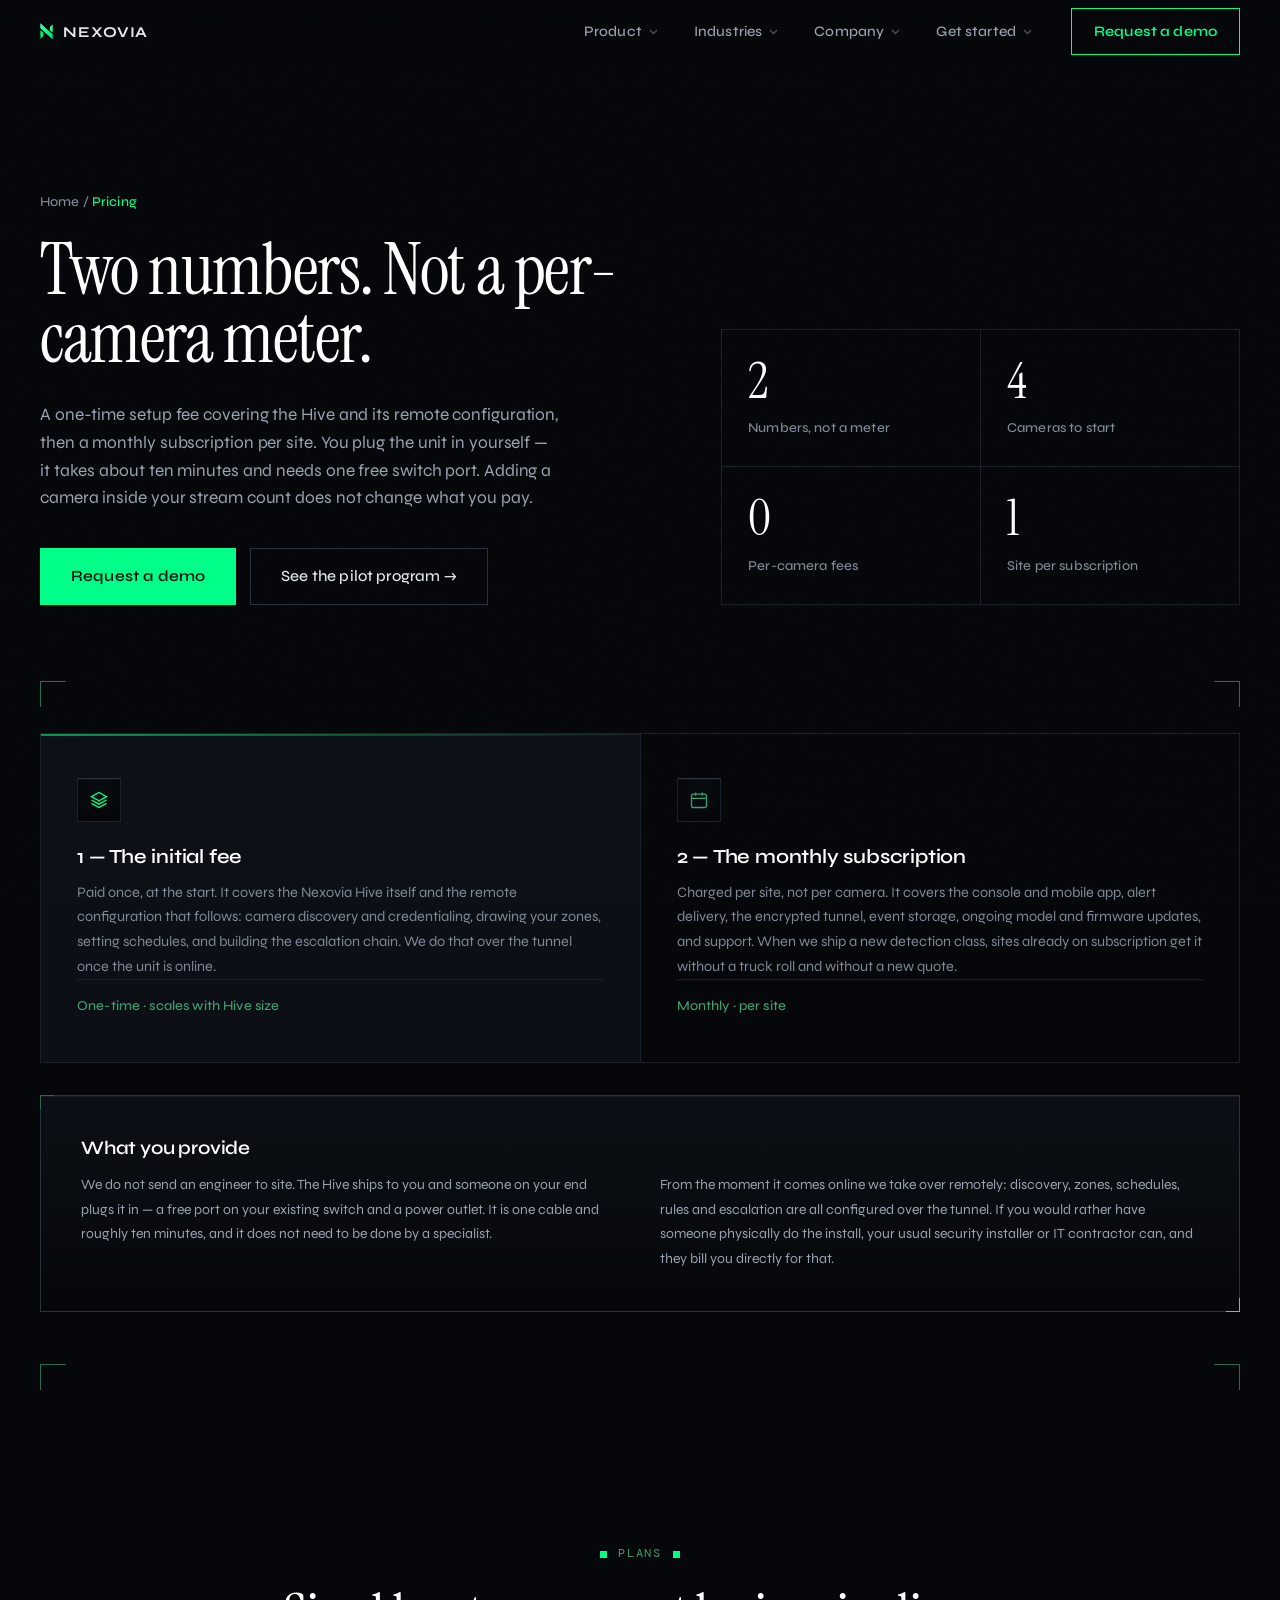
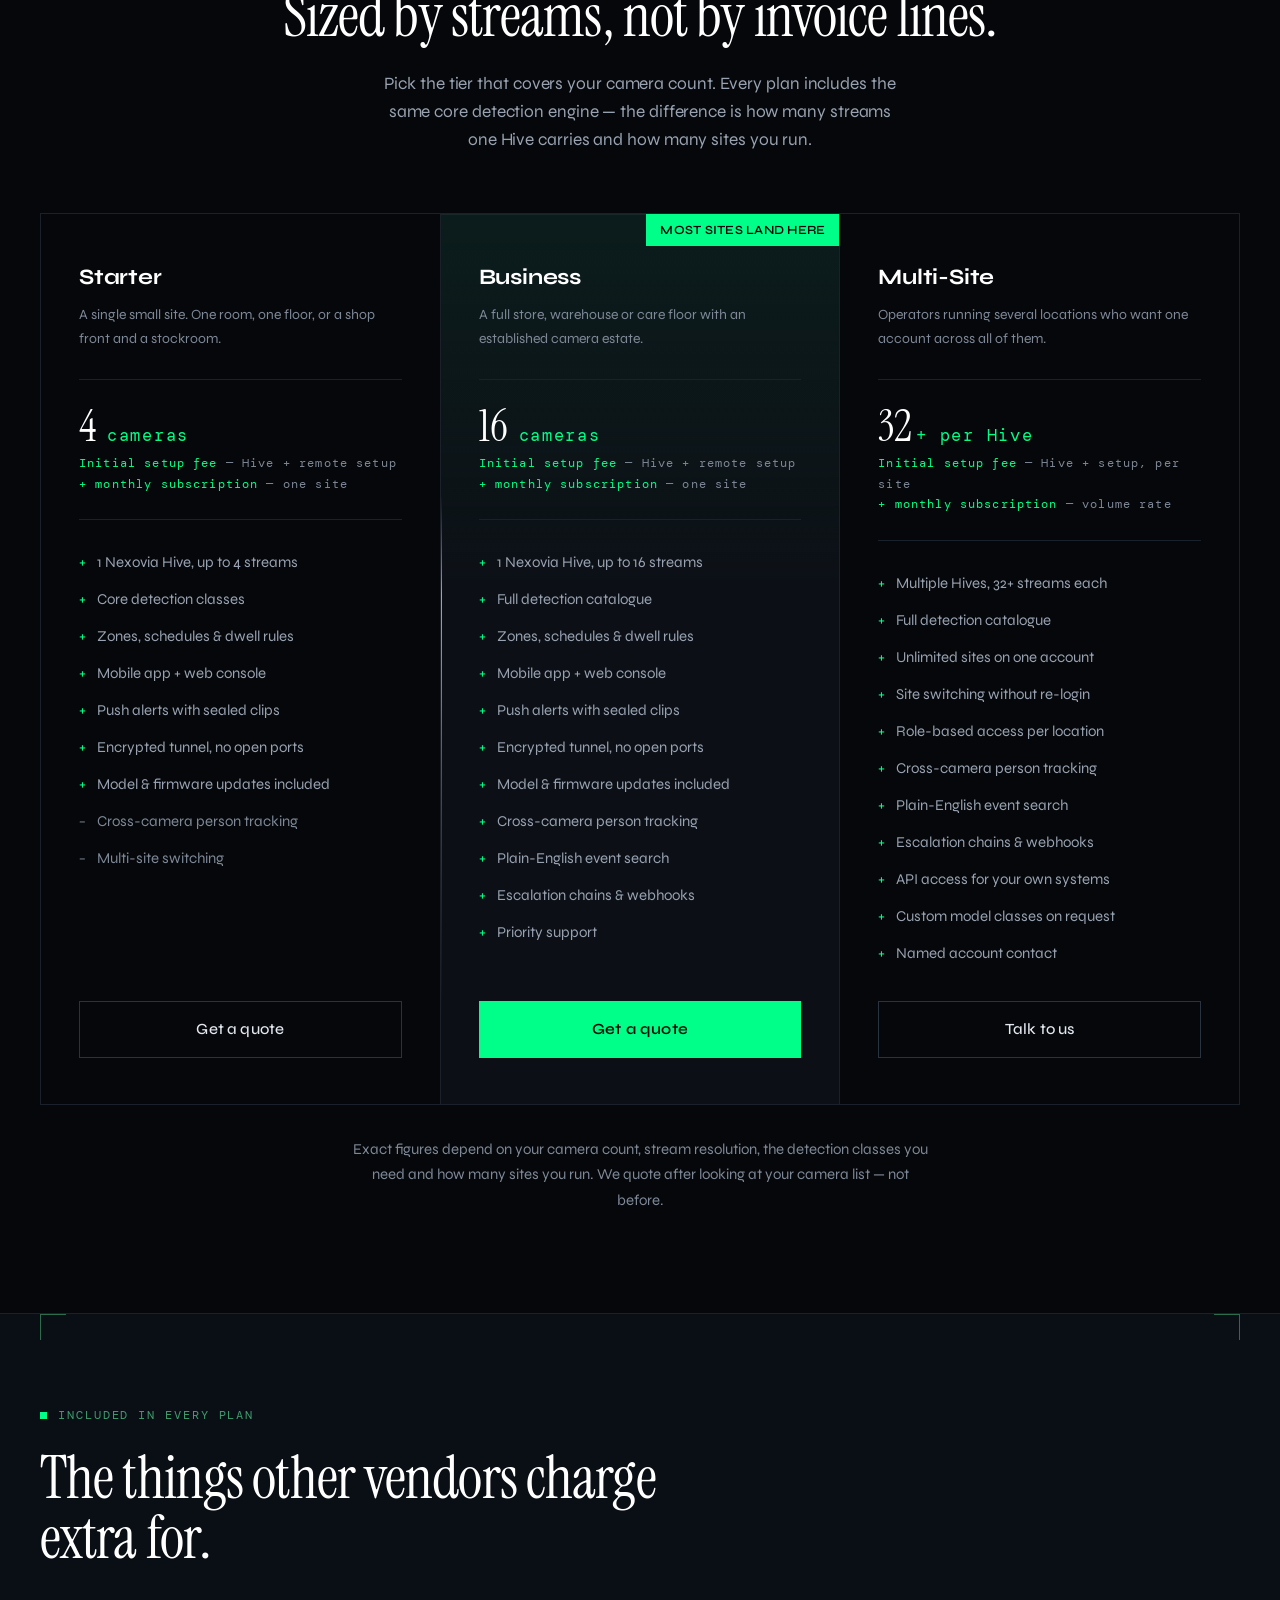
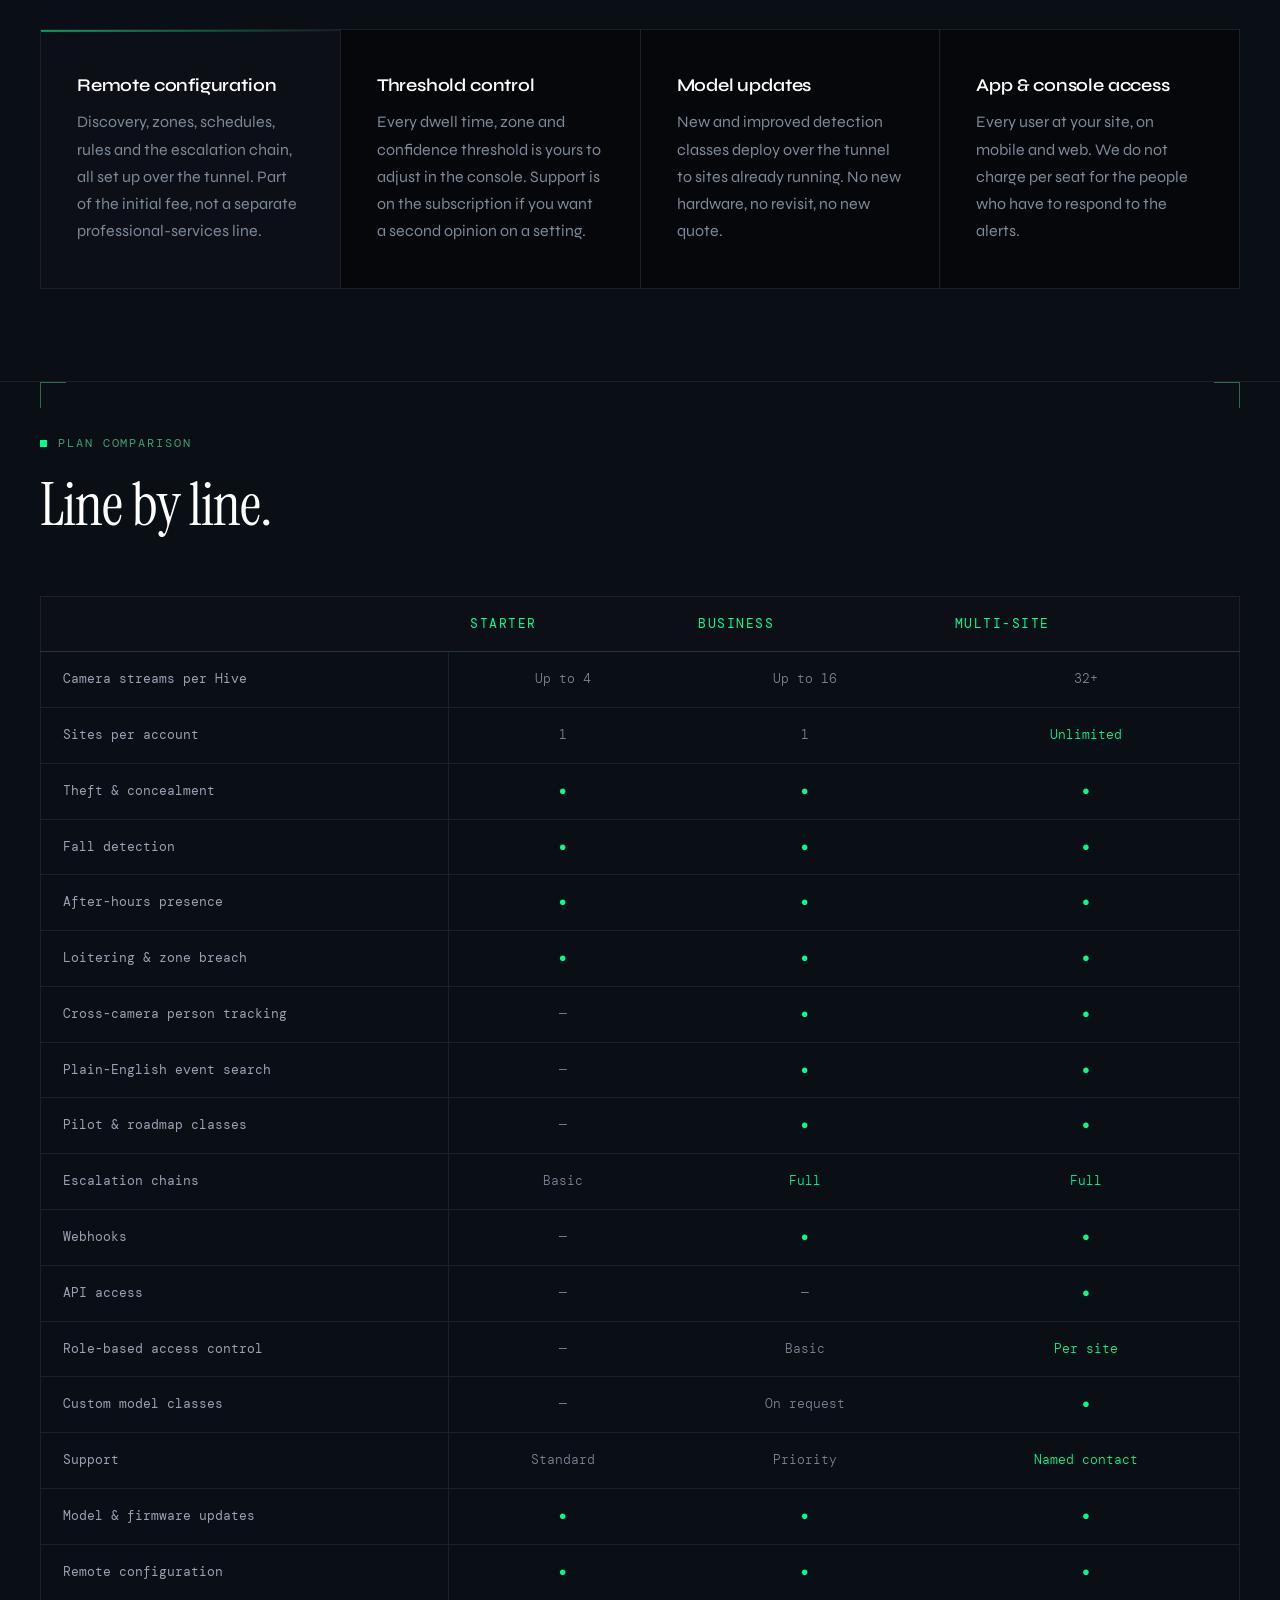
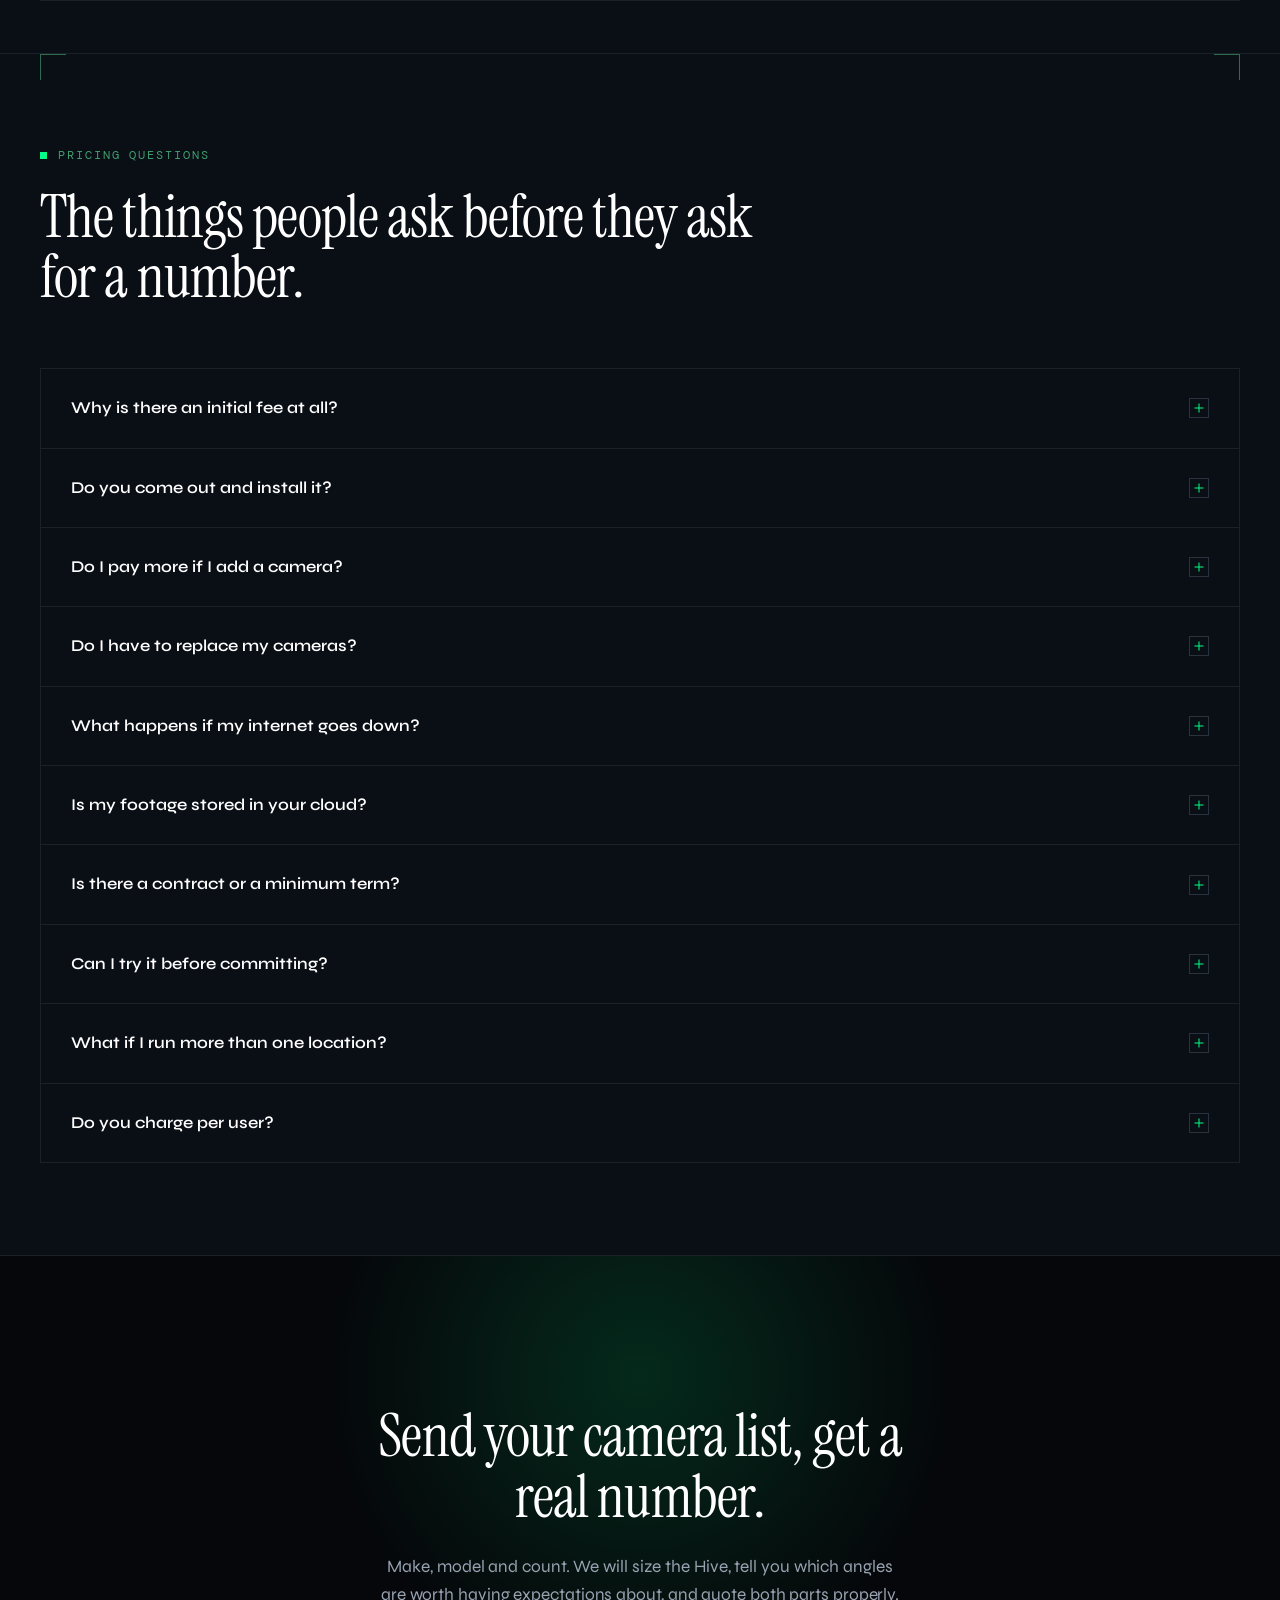
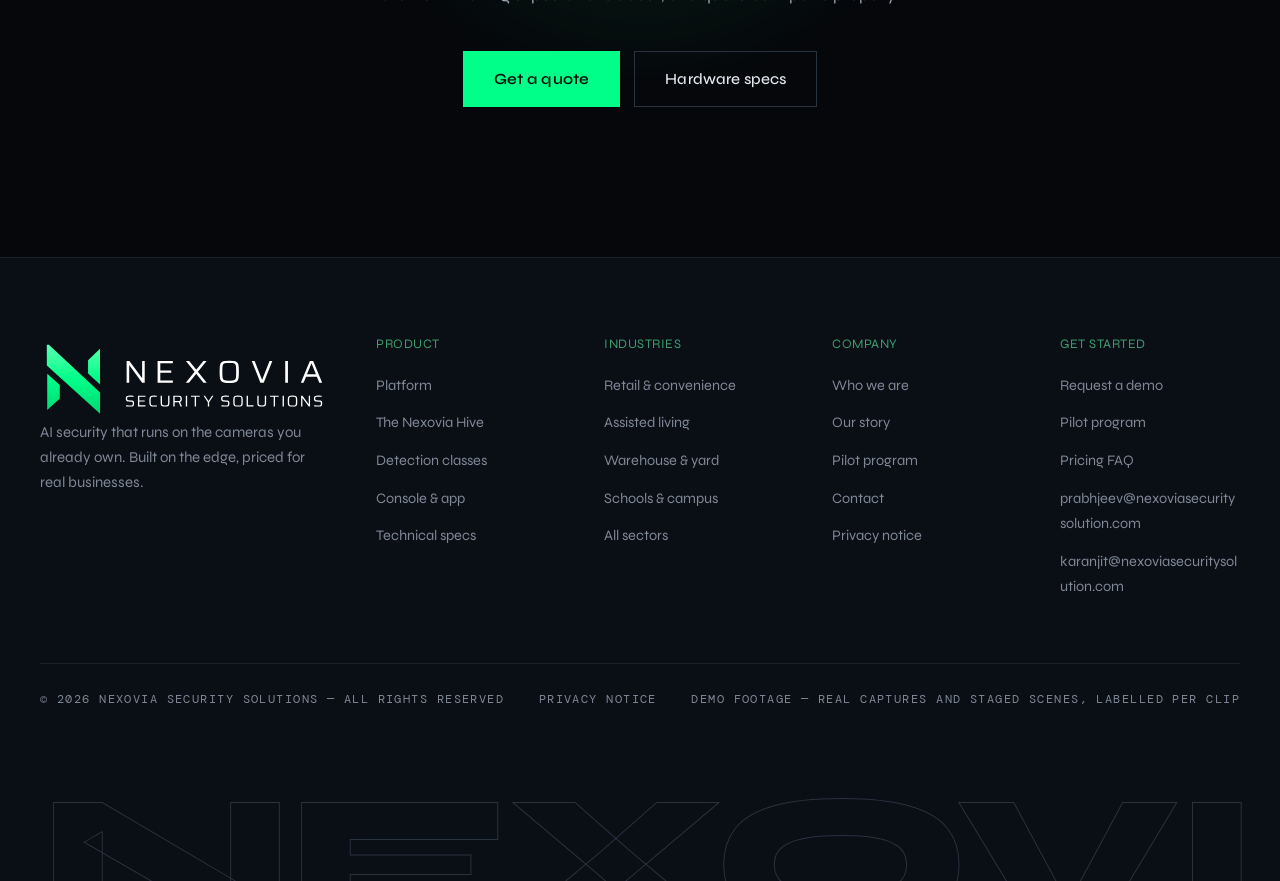
<file: pricing/index.html>
<!DOCTYPE html><!-- `class="dark"` switches global.css to its dark token block, so Watermelon
     components render on the brand's dark ground rather than shadcn's default
     light one. site.css still wins for --bg on the body, being unlayered. --><html lang="en" class="dark"><head><meta charset="utf-8"><meta name="viewport" content="width=device-width, initial-scale=1"><title>Pricing — One Setup Fee, One Monthly Subscription | Nexovia</title><meta name="description" content="Nexovia pricing is two parts: a one-time setup covering the Hive and its remote configuration, then a monthly subscription per site. You plug the unit in yourself. Starts at 4 cameras."><!-- Icons resolve from the SITE ROOT, not /assets/img/. Crawlers request
         /favicon.ico directly and ignore these tags, so the root copy is the
         one that decides what Google prints beside the search result — it used
         to be Astro's scaffold logo. Keep the two in sync; see public/favicon.svg.

         .ico first and .svg second is deliberate: browsers that understand SVG
         take the later, richer declaration, and the rest fall back to the .ico. --><link rel="icon" href="/favicon.ico" sizes="32x32"><link rel="icon" href="/favicon.svg" type="image/svg+xml"><link rel="apple-touch-icon" href="/apple-touch-icon.png"><link rel="canonical" href="https://nexoviasecuritysolutions.com/pricing/"><!-- Social preview. Without these, pasting a link into WhatsApp, LinkedIn
         or Slack produced a bare URL with no title, no summary and no image —
         on a site whose whole job is to be shared with a prospect. --><meta property="og:type" content="website"><meta property="og:site_name" content="Nexovia Security Solutions"><meta property="og:title" content="Pricing — One Setup Fee, One Monthly Subscription | Nexovia"><meta property="og:description" content="Nexovia pricing is two parts: a one-time setup covering the Hive and its remote configuration, then a monthly subscription per site. You plug the unit in yourself. Starts at 4 cameras."><meta property="og:url" content="https://nexoviasecuritysolutions.com/pricing/"><meta property="og:image" content="https://nexoviasecuritysolutions.com/assets/img/og-nexovia.jpg"><meta property="og:image:width" content="1200"><meta property="og:image:height" content="630"><meta property="og:image:alt" content="Nexovia — AI security for existing cameras. Plug in. Detect. Alert."><meta name="twitter:card" content="summary_large_image"><meta name="twitter:title" content="Pricing — One Setup Fee, One Monthly Subscription | Nexovia"><meta name="twitter:description" content="Nexovia pricing is two parts: a one-time setup covering the Hive and its remote configuration, then a monthly subscription per site. You plug the unit in yourself. Starts at 4 cameras."><meta name="twitter:image" content="https://nexoviasecuritysolutions.com/assets/img/og-nexovia.jpg"><link rel="preconnect" href="https://fonts.googleapis.com"><link rel="preconnect" href="https://fonts.gstatic.com" crossorigin><link href="https://fonts.googleapis.com/css2?family=DM+Mono:wght@300;400;500&family=Instrument+Serif:ital@0;1&family=Syne:wght@400;500;600;700;800&display=swap" rel="stylesheet"><!-- must stay after the Tailwind entry above. ?v= is a build-time content
         hash — see assetVersion() in the frontmatter for why it has to be there. --><link rel="stylesheet" href="/assets/css/site.css?v=e04f79cdd3"><meta name="astro-view-transitions-enabled" content="true"><meta name="astro-view-transitions-fallback" content="animate"><script type="module" src="/_astro/ClientRouter.astro_astro_type_script_index_0_lang.Sx5bM3k1.js"></script><link rel="stylesheet" href="/_astro/Base.irPizhrA.css"></head><body><!-- Cloudflare Scrape Shield rewrites every address AND every mailto href
         into a Cloudflare redirect link that only resolves once its
         decoder script runs. Any ad blocker or privacy extension blocks that
         script, and the visitor is left reading a bracketed placeholder with a
         dead link — which is what was happening on the contact page.

         email_off is Cloudflare’s documented opt-out and needs no dashboard
         access. It wraps the whole document deliberately: the nav builds its
         mailto links from a loop, so wrapping them individually cannot reach
         every one, and a future address would silently miss the treatment.

         Turning off Scrape Shield → Email Address Obfuscation in the
         Cloudflare dashboard would do the same thing globally. --><!--email_off--><header class="site-nav" data-open="false"><div class="site-nav-bar"><a class="site-nav-brand" href="/" data-astro-reload aria-label="Nexovia Security Solutions — home"><img class="site-nav-mark" src="/assets/img/nexovia-mark.svg" alt=""><span>NEXOVIA</span></a><nav class="site-nav-links" aria-label="Main"><div class="site-nav-group"><button type="button" class="site-nav-top">Product<svg class="site-nav-caret" width="9" height="6" viewBox="0 0 9 6" aria-hidden="true"><path d="M1 1l3.5 3.5L8 1" fill="none" stroke="currentColor" stroke-width="1.4"></path></svg></button><div class="site-nav-drop"><ul><li><a href="/platform">Platform</a></li><li><a href="/hive">The Nexovia Hive</a></li><li><a href="/capabilities">Detection classes</a></li><li><a href="/platform#console">Console &amp; app</a></li><li><a href="/hive#specs">Technical specs</a></li></ul></div></div><div class="site-nav-group"><button type="button" class="site-nav-top">Industries<svg class="site-nav-caret" width="9" height="6" viewBox="0 0 9 6" aria-hidden="true"><path d="M1 1l3.5 3.5L8 1" fill="none" stroke="currentColor" stroke-width="1.4"></path></svg></button><div class="site-nav-drop"><ul><li><a href="/industries#retail">Retail &amp; convenience</a></li><li><a href="/industries#care">Assisted living</a></li><li><a href="/industries#warehouse">Warehouse &amp; yard</a></li><li><a href="/industries#education">Schools &amp; campus</a></li><li><a href="/industries">All sectors</a></li></ul></div></div><div class="site-nav-group"><button type="button" class="site-nav-top">Company<svg class="site-nav-caret" width="9" height="6" viewBox="0 0 9 6" aria-hidden="true"><path d="M1 1l3.5 3.5L8 1" fill="none" stroke="currentColor" stroke-width="1.4"></path></svg></button><div class="site-nav-drop"><ul><li><a href="/about">Who we are</a></li><li><a href="/about#story">Our story</a></li><li><a href="/pilot">Pilot program</a></li><li><a href="/contact">Contact</a></li></ul></div></div><div class="site-nav-group"><button type="button" class="site-nav-top">Get started<svg class="site-nav-caret" width="9" height="6" viewBox="0 0 9 6" aria-hidden="true"><path d="M1 1l3.5 3.5L8 1" fill="none" stroke="currentColor" stroke-width="1.4"></path></svg></button><div class="site-nav-drop"><ul><li><a href="/contact">Request a demo</a></li><li><a href="/pilot">Pilot program</a></li><li><a href="/pricing#faq">Pricing FAQ</a></li><li><a href="mailto:prabhjeev@nexoviasecuritysolution.com">Email Prabhjeev</a></li><li><a href="mailto:karanjit@nexoviasecuritysolution.com">Email Karanjit</a></li></ul></div></div></nav><div class="site-nav-right"><a class="site-nav-cta" href="/contact">Request a demo</a><button type="button" class="site-nav-toggle" aria-expanded="false" aria-controls="site-nav-drawer"><span class="site-nav-burger" aria-hidden="true"><i></i><i></i><i></i></span><span class="site-nav-sr">Menu</span></button></div></div><div class="site-nav-drawer" id="site-nav-drawer" hidden><details class="site-nav-acc" name="site-nav-acc"><summary>Product<svg class="site-nav-caret" width="10" height="7" viewBox="0 0 9 6" aria-hidden="true"><path d="M1 1l3.5 3.5L8 1" fill="none" stroke="currentColor" stroke-width="1.4"></path></svg></summary><ul><li><a href="/platform">Platform</a></li><li><a href="/hive">The Nexovia Hive</a></li><li><a href="/capabilities">Detection classes</a></li><li><a href="/platform#console">Console &amp; app</a></li><li><a href="/hive#specs">Technical specs</a></li></ul></details><details class="site-nav-acc" name="site-nav-acc"><summary>Industries<svg class="site-nav-caret" width="10" height="7" viewBox="0 0 9 6" aria-hidden="true"><path d="M1 1l3.5 3.5L8 1" fill="none" stroke="currentColor" stroke-width="1.4"></path></svg></summary><ul><li><a href="/industries#retail">Retail &amp; convenience</a></li><li><a href="/industries#care">Assisted living</a></li><li><a href="/industries#warehouse">Warehouse &amp; yard</a></li><li><a href="/industries#education">Schools &amp; campus</a></li><li><a href="/industries">All sectors</a></li></ul></details><details class="site-nav-acc" name="site-nav-acc"><summary>Company<svg class="site-nav-caret" width="10" height="7" viewBox="0 0 9 6" aria-hidden="true"><path d="M1 1l3.5 3.5L8 1" fill="none" stroke="currentColor" stroke-width="1.4"></path></svg></summary><ul><li><a href="/about">Who we are</a></li><li><a href="/about#story">Our story</a></li><li><a href="/pilot">Pilot program</a></li><li><a href="/contact">Contact</a></li></ul></details><details class="site-nav-acc" name="site-nav-acc"><summary>Get started<svg class="site-nav-caret" width="10" height="7" viewBox="0 0 9 6" aria-hidden="true"><path d="M1 1l3.5 3.5L8 1" fill="none" stroke="currentColor" stroke-width="1.4"></path></svg></summary><ul><li><a href="/contact">Request a demo</a></li><li><a href="/pilot">Pilot program</a></li><li><a href="/pricing#faq">Pricing FAQ</a></li><li><a href="mailto:prabhjeev@nexoviasecuritysolution.com">Email Prabhjeev</a></li><li><a href="mailto:karanjit@nexoviasecuritysolution.com">Email Karanjit</a></li></ul></details><a class="site-nav-drawer-cta" href="/contact">Request a demo</a></div></header><script>
  /* Bound once to document, not to the button.

     <ClientRouter /> swaps the DOM on navigation, so a listener attached to the
     current button dies with it, and this inline script does not re-execute
     after a swap. Delegating to document survives both, and the __nxNav guard
     stops a second binding if this component is ever rendered twice. */
  (function () {
    if (window.__nxNav) return;
    window.__nxNav = true;

    /* A mouse click on a top-level item must not leave it focused: on any
       browser without :has() the dropdown would stay pinned open and a
       second one could be opened over it. Keyboard focus is untouched —
       this only fires for a real pointer press. */
    document.addEventListener('mouseup', function (e) {
      var top = e.target.closest && e.target.closest('.site-nav-top');
      if (top) top.blur();
    });

    var close = function () {
      document.querySelectorAll('.site-nav').forEach(function (nav) {
        nav.dataset.open = 'false';
        var d = nav.querySelector('.site-nav-drawer');
        var b = nav.querySelector('.site-nav-toggle');
        if (d) d.hidden = true;
        if (b) b.setAttribute('aria-expanded', 'false');
        nav.querySelectorAll('.site-nav-acc[open]').forEach(function (x) { x.open = false; });
      });
    };

    document.addEventListener('click', function (e) {
      var btn = e.target.closest ? e.target.closest('.site-nav-toggle') : null;
      if (btn) {
        var nav = btn.closest('.site-nav');
        var drawer = nav.querySelector('.site-nav-drawer');
        var open = nav.dataset.open !== 'true';
        nav.dataset.open = open ? 'true' : 'false';
        drawer.hidden = !open;
        btn.setAttribute('aria-expanded', open ? 'true' : 'false');
        return;
      }
      /* tapping a link inside the drawer should close it — on a same-page
         anchor there is no navigation to close it for us */
      if (e.target.closest && e.target.closest('.site-nav-drawer a')) close();
    });

    document.addEventListener('keydown', function (e) {
      if (e.key === 'Escape') close();
    });

    /* a client-side navigation renders a fresh, closed nav; reset the flag
       state on the new one so a stale open drawer never carries over */
    document.addEventListener('astro:page-load', close);

    /* Nav background on scroll. The nav is queried inside the handler rather
       than closed over: <ClientRouter /> swaps the header on navigation, so a
       captured reference goes stale after the first one. */
    var ticking = false;
    var setScrolled = function () {
      ticking = false;
      var on = window.scrollY > 12 ? 'true' : 'false';
      document.querySelectorAll('.site-nav').forEach(function (nav) {
        if (nav.dataset.scrolled !== on) nav.dataset.scrolled = on;
      });
    };
    window.addEventListener('scroll', function () {
      if (!ticking) { ticking = true; requestAnimationFrame(setScrolled); }
    }, { passive: true });
    document.addEventListener('astro:page-load', setScrolled);
    setScrolled();
  })();
</script><main class="page-body"><section class="page-head"><div class="wrap"><div class="ph-copy"><div class="crumb"><a href="/" data-astro-reload>Home</a> / <span>Pricing</span></div><h1>Two numbers. Not a per-camera meter.</h1><p class="lede">A one-time setup fee covering the Hive and its remote configuration, then a monthly subscription per site. You plug the unit in yourself — it takes about ten minutes and needs one free switch port. Adding a camera inside your stream count does not change what you pay.</p><div class="btn-row"><a href="/contact" class="btn btn-primary">Request a demo</a><a href="/pilot" class="btn btn-ghost">See the pilot program →</a></div></div><div class="head-stats rv"><div class="head-stat"><b>2</b><span>Numbers, not a meter</span></div><div class="head-stat"><b>4</b><span>Cameras to start</span></div><div class="head-stat"><b>0</b><span>Per-camera fees</span></div><div class="head-stat"><b>1</b><span>Site per subscription</span></div></div></div></section><section class="band-xs"><div class="wrap wrap-wide"><div class="grid g2 rv"><div class="cell"><div class="cell-icon"><svg viewBox="0 0 24 24" fill="none" stroke="currentColor" stroke-width="1.6"><path d="M3 8l9-5 9 5-9 5-9-5z"></path><path d="M3 12l9 5 9-5M3 16l9 5 9-5"></path></svg></div><h2 class="h3">1 — The initial fee</h2><p style="font-size:14.5px">Paid once, at the start. It covers the Nexovia Hive itself and the remote configuration that follows: camera discovery and credentialing, drawing your zones, setting schedules, and building the escalation chain. We do that over the tunnel once the unit is online.</p><div class="cell-foot">One-time · scales with Hive size</div></div><div class="cell"><div class="cell-icon"><svg viewBox="0 0 24 24" fill="none" stroke="currentColor" stroke-width="1.6"><rect x="3" y="5" width="18" height="16" rx="2"></rect><path d="M3 10h18M8 3v4M16 3v4"></path></svg></div><h2 class="h3">2 — The monthly subscription</h2><p style="font-size:14.5px">Charged per site, not per camera. It covers the console and mobile app, alert delivery, the encrypted tunnel, event storage, ongoing model and firmware updates, and support. When we ship a new detection class, sites already on subscription get it without a truck roll and without a new quote.</p><div class="cell-foot">Monthly · per site</div></div></div><div class="panel panel-lit corner-marks mt-32 rv"><h2 class="h3" style="font-size:19px;margin-bottom:14px">What you provide</h2><div class="two-col-text" style="gap:40px"><div><p class="body-copy" style="font-size:14px">We do not send an engineer to site. The Hive ships to you and someone on your end plugs it in — a free port on your existing switch and a power outlet. It is one cable and roughly ten minutes, and it does not need to be done by a specialist.</p></div><div><p class="body-copy" style="font-size:14px">From the moment it comes online we take over remotely: discovery, zones, schedules, rules and escalation are all configured over the tunnel. If you would rather have someone physically do the install, your usual security installer or IT contractor can, and they bill you directly for that.</p></div></div></div></div></section><section class="band-lg"><div class="wrap wrap-wide"><div class="head-block center rv"><div class="eyebrow eyebrow-c">Plans</div><h2>Sized by streams, not by invoice lines.</h2><p class="lede mt-24">Pick the tier that covers your camera count. Every plan includes the same core detection engine — the difference is how many streams one Hive carries and how many sites you run.</p></div><div class="price-grid rv"><!-- STARTER --><div class="price-card"><div class="price-name">Starter</div><div class="price-for">A single small site. One room, one floor, or a shop front and a stockroom.</div><div class="price-figure"><div class="price-cams">4 <i>cameras</i></div><div class="price-terms"><b>Initial setup fee</b> — Hive + remote setup<br><b>+ monthly subscription</b> — one site</div></div><ul class="price-feats"><li>1 Nexovia Hive, up to 4 streams</li><li>Core detection classes</li><li>Zones, schedules &amp; dwell rules</li><li>Mobile app + web console</li><li>Push alerts with sealed clips</li><li>Encrypted tunnel, no open ports</li><li>Model &amp; firmware updates included</li><li class="off">Cross-camera person tracking</li><li class="off">Multi-site switching</li></ul><a href="/contact" class="btn btn-ghost">Get a quote</a></div><!-- BUSINESS --><div class="price-card featured"><div class="price-flag">Most sites land here</div><div class="price-name">Business</div><div class="price-for">A full store, warehouse or care floor with an established camera estate.</div><div class="price-figure"><div class="price-cams">16 <i>cameras</i></div><div class="price-terms"><b>Initial setup fee</b> — Hive + remote setup<br><b>+ monthly subscription</b> — one site</div></div><ul class="price-feats"><li>1 Nexovia Hive, up to 16 streams</li><li>Full detection catalogue</li><li>Zones, schedules &amp; dwell rules</li><li>Mobile app + web console</li><li>Push alerts with sealed clips</li><li>Encrypted tunnel, no open ports</li><li>Model &amp; firmware updates included</li><li>Cross-camera person tracking</li><li>Plain-English event search</li><li>Escalation chains &amp; webhooks</li><li>Priority support</li></ul><a href="/contact" class="btn btn-primary">Get a quote</a></div><!-- MULTI-SITE --><div class="price-card"><div class="price-name">Multi-Site</div><div class="price-for">Operators running several locations who want one account across all of them.</div><div class="price-figure"><div class="price-cams">32<i>+ per Hive</i></div><div class="price-terms"><b>Initial setup fee</b> — Hive + setup, per site<br><b>+ monthly subscription</b> — volume rate</div></div><ul class="price-feats"><li>Multiple Hives, 32+ streams each</li><li>Full detection catalogue</li><li>Unlimited sites on one account</li><li>Site switching without re-login</li><li>Role-based access per location</li><li>Cross-camera person tracking</li><li>Plain-English event search</li><li>Escalation chains &amp; webhooks</li><li>API access for your own systems</li><li>Custom model classes on request</li><li>Named account contact</li></ul><a href="/contact" class="btn btn-ghost">Talk to us</a></div></div><p class="small center mt-32 rv" style="max-width:64ch;margin-inline:auto">Exact figures depend on your camera count, stream resolution, the detection classes you need and how many sites you run. We quote after looking at your camera list — not before.</p></div></section><section class="band rule"><div class="wrap wrap-wide"><div class="head-block rv"><div class="eyebrow">Included in every plan</div><h2>The things other vendors charge extra for.</h2></div><div class="grid g4"><div class="cell rv"><h3 style="font-size:18px">Remote configuration</h3><p>Discovery, zones, schedules, rules and the escalation chain, all set up over the tunnel. Part of the initial fee, not a separate professional-services line.</p></div><div class="cell rv d1"><h3 style="font-size:18px">Threshold control</h3><p>Every dwell time, zone and confidence threshold is yours to adjust in the console. Support is on the subscription if you want a second opinion on a setting.</p></div><div class="cell rv d2"><h3 style="font-size:18px">Model updates</h3><p>New and improved detection classes deploy over the tunnel to sites already running. No new hardware, no revisit, no new quote.</p></div><div class="cell rv d3"><h3 style="font-size:18px">App &amp; console access</h3><p>Every user at your site, on mobile and web. We do not charge per seat for the people who have to respond to the alerts.</p></div></div></div></section><section class="band-xs rule"><div class="wrap wrap-wide"><div class="head-block rv"><div class="eyebrow">Plan comparison</div><h2>Line by line.</h2></div><div class="table-scroll rv" data-wide-ok><table class="cmp"><thead><tr><th style="width:34%">&nbsp;</th><th>Starter</th><th>Business</th><th>Multi-Site</th></tr></thead><tbody><tr><th>Camera streams per Hive</th><td>Up to 4</td><td>Up to 16</td><td>32+</td></tr><tr><th>Sites per account</th><td>1</td><td>1</td><td class="yes">Unlimited</td></tr><tr><th>Theft &amp; concealment</th><td class="yes">●</td><td class="yes">●</td><td class="yes">●</td></tr><tr><th>Fall detection</th><td class="yes">●</td><td class="yes">●</td><td class="yes">●</td></tr><tr><th>After-hours presence</th><td class="yes">●</td><td class="yes">●</td><td class="yes">●</td></tr><tr><th>Loitering &amp; zone breach</th><td class="yes">●</td><td class="yes">●</td><td class="yes">●</td></tr><tr><th>Cross-camera person tracking</th><td class="no">—</td><td class="yes">●</td><td class="yes">●</td></tr><tr><th>Plain-English event search</th><td class="no">—</td><td class="yes">●</td><td class="yes">●</td></tr><tr><th>Pilot &amp; roadmap classes</th><td class="no">—</td><td class="yes">●</td><td class="yes">●</td></tr><tr><th>Escalation chains</th><td>Basic</td><td class="yes">Full</td><td class="yes">Full</td></tr><tr><th>Webhooks</th><td class="no">—</td><td class="yes">●</td><td class="yes">●</td></tr><tr><th>API access</th><td class="no">—</td><td class="no">—</td><td class="yes">●</td></tr><tr><th>Role-based access control</th><td class="no">—</td><td>Basic</td><td class="yes">Per site</td></tr><tr><th>Custom model classes</th><td class="no">—</td><td>On request</td><td class="yes">●</td></tr><tr><th>Support</th><td>Standard</td><td>Priority</td><td class="yes">Named contact</td></tr><tr><th>Model &amp; firmware updates</th><td class="yes">●</td><td class="yes">●</td><td class="yes">●</td></tr><tr><th>Remote configuration</th><td class="yes">●</td><td class="yes">●</td><td class="yes">●</td></tr></tbody></table></div></div></section><section class="band rule" id="faq"><div class="wrap"><div class="head-block rv"><div class="eyebrow">Pricing questions</div><h2>The things people ask before they ask for a number.</h2></div><div class="faq rv"><div class="faq-item"><button class="faq-q" aria-expanded="false" aria-controls="q1">Why is there an initial fee at all?<span class="sign"></span></button><div class="faq-a" id="q1"><div><p>Because there is real hardware behind it. The Hive is a physical GPU appliance, and the configuration work that follows — discovering your cameras, drawing zones, setting schedules, building the escalation chain — is real time even though we do it remotely. We would rather charge for that once, honestly, than pretend it is free and recover it through a higher monthly rate for the next five years.</p></div></div></div><div class="faq-item"><button class="faq-q" aria-expanded="false" aria-controls="q10">Do you come out and install it?<span class="sign"></span></button><div class="faq-a" id="q10"><div><p>No, and that keeps the fee down. The Hive ships to you and someone on your end plugs it into a spare port on your switch and into power. That is the whole physical job — one cable, about ten minutes, no specialist needed. Once it is online we do everything else remotely over the tunnel. If you would rather not touch it at all, your usual security installer or IT contractor can do the physical side and bill you directly.</p></div></div></div><div class="faq-item"><button class="faq-q" aria-expanded="false" aria-controls="q2">Do I pay more if I add a camera?<span class="sign"></span></button><div class="faq-a" id="q2"><div><p>Not within your stream count. If you are on a 16-stream Hive and running 11 cameras, camera 12 costs you nothing extra per month. You only move up when you exceed the streams your Hive carries, at which point you either move to a larger Hive or add a second one.</p></div></div></div><div class="faq-item"><button class="faq-q" aria-expanded="false" aria-controls="q3">Do I have to replace my cameras?<span class="sign"></span></button><div class="faq-a" id="q3"><div><p>No, and that is the whole point of the product. If your cameras produce an RTSP or ONVIF stream — effectively all IP cameras do — the Hive reads them as they are. No firmware changes, no re-cabling, no new mounts. Your existing NVR keeps recording exactly as it does today.</p></div></div></div><div class="faq-item"><button class="faq-q" aria-expanded="false" aria-controls="q4">What happens if my internet goes down?<span class="sign"></span></button><div class="faq-a" id="q4"><div><p>Detection keeps running. Inference, rule evaluation and local clip sealing all happen on the Hive, inside your building, so an outage does not blind the system. What you lose while the link is down is remote viewing and push delivery — those queue locally and sync when the connection returns.</p></div></div></div><div class="faq-item"><button class="faq-q" aria-expanded="false" aria-controls="q5">Is my footage stored in your cloud?<span class="sign"></span></button><div class="faq-a" id="q5"><div><p>Continuous recording stays with your NVR, on your site. The Hive holds short sealed clips tied to events on local storage. What goes to the cloud is account, site and device records plus event metadata — the things the console and app need to work. Raw video is not shipped off site in order to be analyzed.</p></div></div></div><div class="faq-item"><button class="faq-q" aria-expanded="false" aria-controls="q6">Is there a contract or a minimum term?<span class="sign"></span></button><div class="faq-a" id="q6"><div><p>Terms are agreed as part of the quote and depend on the tier and site count. Talk to us about what suits your situation rather than assuming the answer — we would rather structure something you are comfortable with than lock you into a shape that does not fit.</p></div></div></div><div class="faq-item"><button class="faq-q" aria-expanded="false" aria-controls="q7">Can I try it before committing?<span class="sign"></span></button><div class="faq-a" id="q7"><div><p>Yes — send us footage from your own cameras, ideally your worst angle, and we will run it through a Hive and show you exactly what it flags and what it misses. That is a far better test than a demo on our footage, because our footage was never going to be the problem.</p></div></div></div><div class="faq-item"><button class="faq-q" aria-expanded="false" aria-controls="q8">What if I run more than one location?<span class="sign"></span></button><div class="faq-a" id="q8"><div><p>Multi-Site puts every location under one account with role-based access per site, so a store manager sees their store and you see all of them. Each physical site still needs its own Hive — the compute has to be where the cameras are — but the subscription moves to a volume rate rather than a full price per location.</p></div></div></div><div class="faq-item"><button class="faq-q" aria-expanded="false" aria-controls="q9">Do you charge per user?<span class="sign"></span></button><div class="faq-a" id="q9"><div><p>No. Everyone at your site who needs the app or the console gets access. Charging per seat would mean charging you to have more people able to respond to an alert, which is backwards.</p></div></div></div></div></div></section><section class="cta-band"><div class="wrap"><h2 class="rv">Send your camera list, get a real number.</h2><p class="lede rv d1">Make, model and count. We will size the Hive, tell you which angles are worth having expectations about, and quote both parts properly.</p><div class="btn-row rv d2" style="justify-content:center"><a href="/contact" class="btn btn-primary">Get a quote</a><a href="/hive" class="btn btn-ghost">Hardware specs</a></div></div></section></main><footer class="foot"><div class="wrap wrap-wide"><div class="foot-grid"><div class="foot-brand"><a href="/" data-astro-reload class="brand" aria-label="Nexovia Security Solutions — home"><img class="brand-logo" src="/assets/img/nexovia-logo.svg" alt=""></a><p>AI security that runs on the cameras you already own. Built on the edge, priced for real businesses.</p></div><div class="foot-col"><h2>Product</h2><ul><li><a href="/platform">Platform</a></li><li><a href="/hive">The Nexovia Hive</a></li><li><a href="/capabilities">Detection classes</a></li><li><a href="/platform#console">Console &amp; app</a></li><li><a href="/hive#specs">Technical specs</a></li></ul></div><div class="foot-col"><h2>Industries</h2><ul><li><a href="/industries#retail">Retail &amp; convenience</a></li><li><a href="/industries#care">Assisted living</a></li><li><a href="/industries#warehouse">Warehouse &amp; yard</a></li><li><a href="/industries#education">Schools &amp; campus</a></li><li><a href="/industries">All sectors</a></li></ul></div><div class="foot-col"><h2>Company</h2><ul><li><a href="/about">Who we are</a></li><li><a href="/about#story">Our story</a></li><li><a href="/pilot">Pilot program</a></li><li><a href="/contact">Contact</a></li><li><a href="/privacy">Privacy notice</a></li></ul></div><div class="foot-col"><h2>Get started</h2><ul><li><a href="/contact">Request a demo</a></li><li><a href="/pilot">Pilot program</a></li><li><a href="/pricing#faq">Pricing FAQ</a></li><li><a href="mailto:prabhjeev@nexoviasecuritysolution.com">prabhjeev@nexoviasecuritysolution.com</a></li><li><a href="mailto:karanjit@nexoviasecuritysolution.com">karanjit@nexoviasecuritysolution.com</a></li></ul></div></div><!-- CalOPPA (Cal. Bus. & Prof. Code § 22575) wants the privacy link
             conspicuous and wants the word "Privacy" in the link text itself,
             so it sits in the bottom bar as well as the Company column. --><div class="foot-bar"><span>© 2026 NEXOVIA SECURITY SOLUTIONS — ALL RIGHTS RESERVED</span><span><a href="/privacy">PRIVACY NOTICE</a></span><span>DEMO FOOTAGE — REAL CAPTURES AND STAGED SCENES, LABELLED PER CLIP</span></div><div class="foot-word" aria-hidden="true">NEXOVIA</div></div></footer><!-- Legacy behaviour scripts, re-run on every client-side navigation.

         site.js is not optional: 149 of its 165 lines drive scroll reveals, the
         detection tabs, autoplay video, counters, the pricing FAQ, the clock and
         the contact form. Dropping it during the port left `.rv { opacity: 0 }`
         without its `.in` class and every revealed block on every page was
         invisible — 35 of 35 on the homepage, measured.

         `<ClientRouter />` swaps the DOM instead of reloading, and inline
         scripts inserted that way never execute. Left alone, site.js would run
         on the first page and never again: reveals, tabs, the FAQ and the form
         would all die the moment you clicked a nav link.

         Re-executing is safe here because all three are element-guarded, and
         because site.js's only window-level listener sits inside `if (nav)`
         where `.nav` is the OLD nav — an element that no longer exists — so
         nothing accumulates across navigations. The previous tags are removed
         each time so the DOM does not collect dead <script> nodes. --><script>(function(){const nxSrc = ["/assets/js/site.js?v=b98429ea2c","/assets/js/flow.js?v=64d377e8a0","/assets/js/hive-explode.js?v=ef043cd744"];

      (function () {
        /* content-hashed at build time, same reason as the stylesheet above */
        var SRC = nxSrc;
        document.addEventListener('astro:page-load', function () {
          document.querySelectorAll('script[data-nx-behaviour]').forEach(function (s) { s.remove(); });
          SRC.forEach(function (src) {
            var s = document.createElement('script');
            s.src = src;
            s.async = false;                 /* preserve order */
            s.setAttribute('data-nx-behaviour', '');
            document.body.appendChild(s);
          });
        });
      })();
    })();</script><!--/email_off--></body></html>
</file>
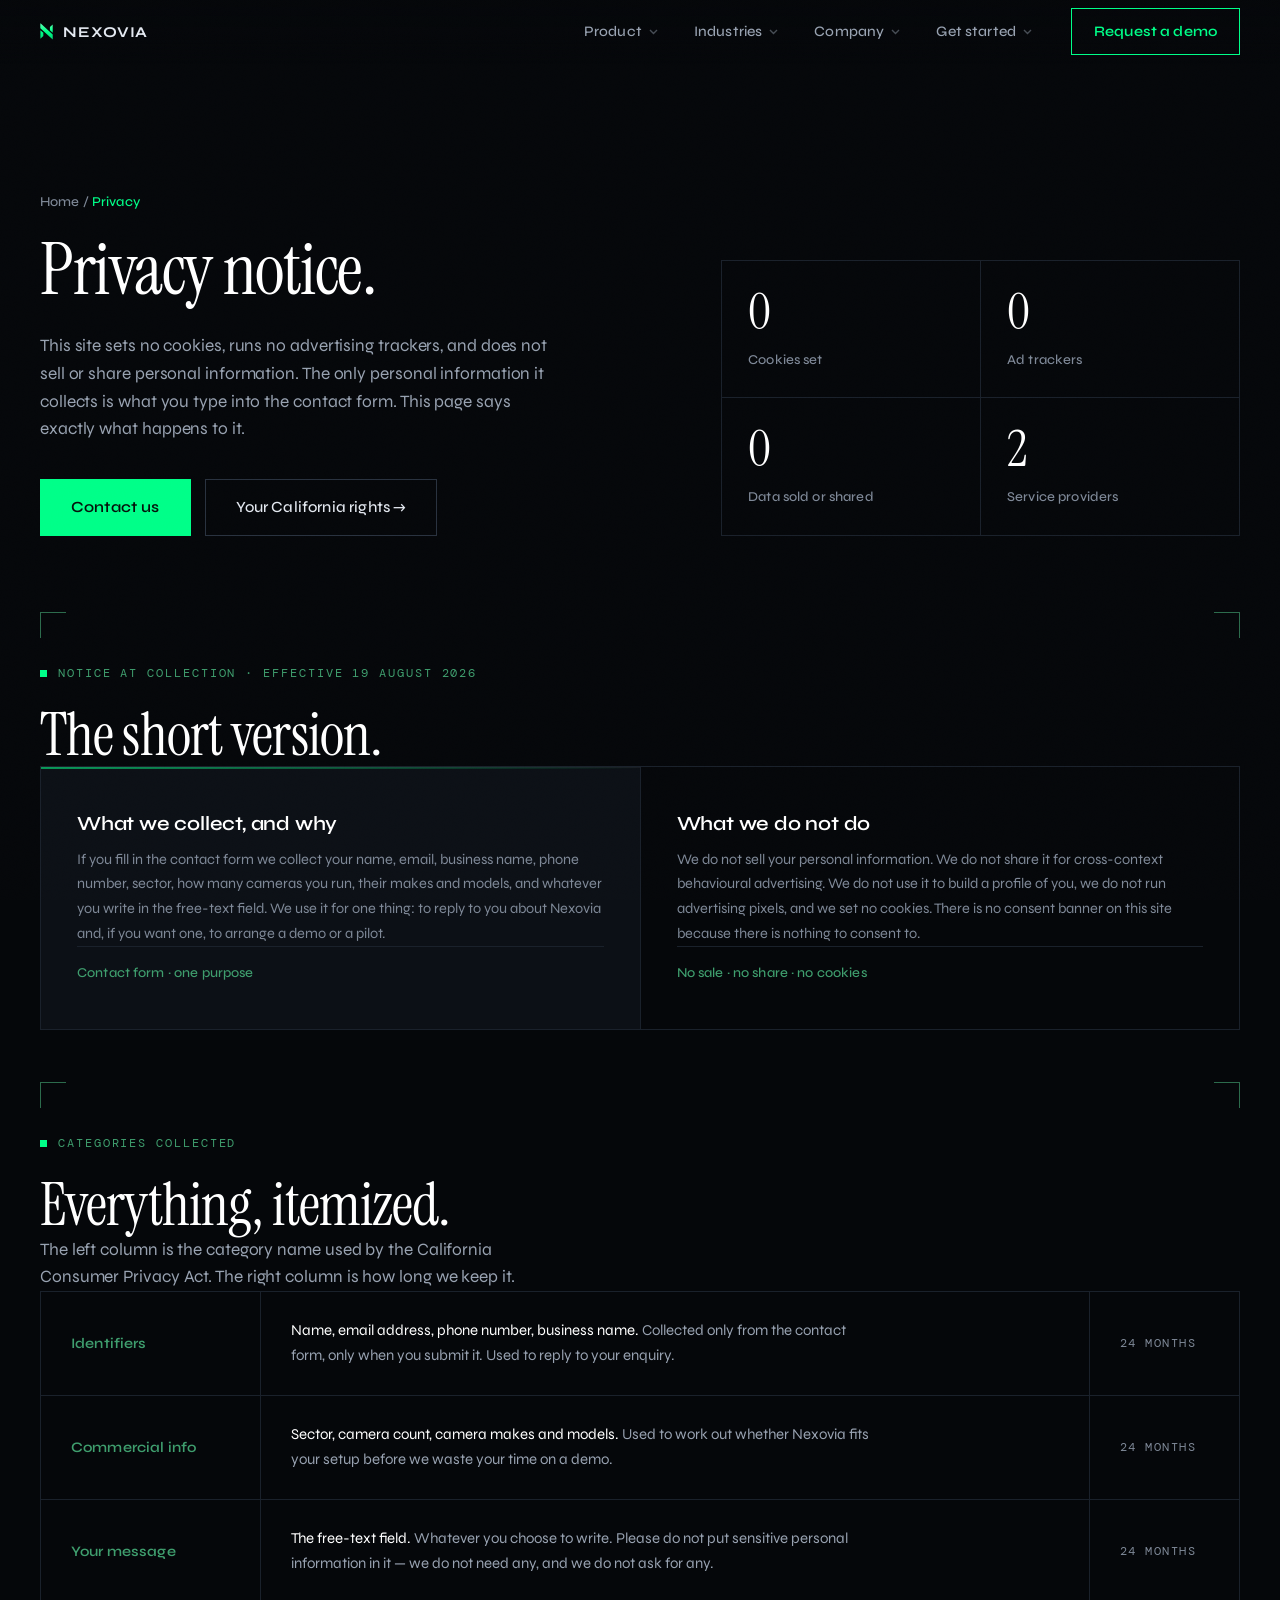
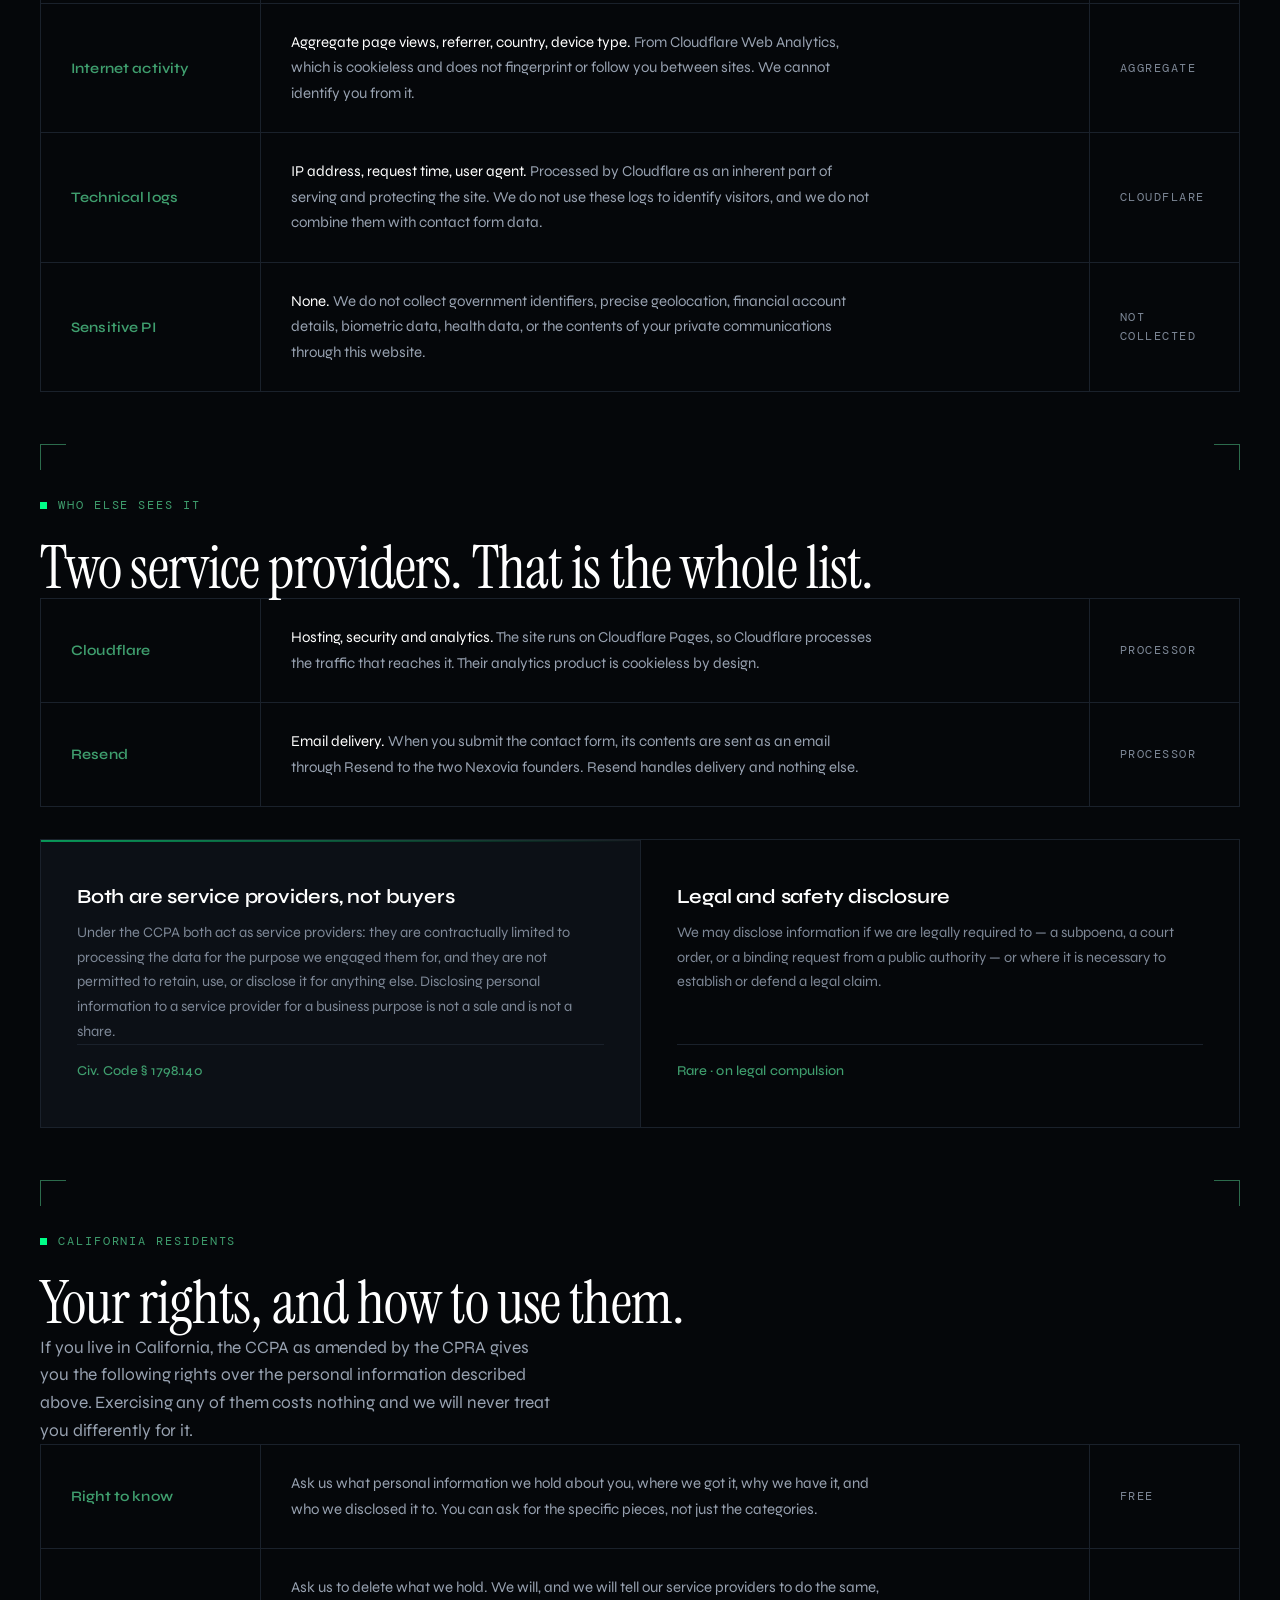
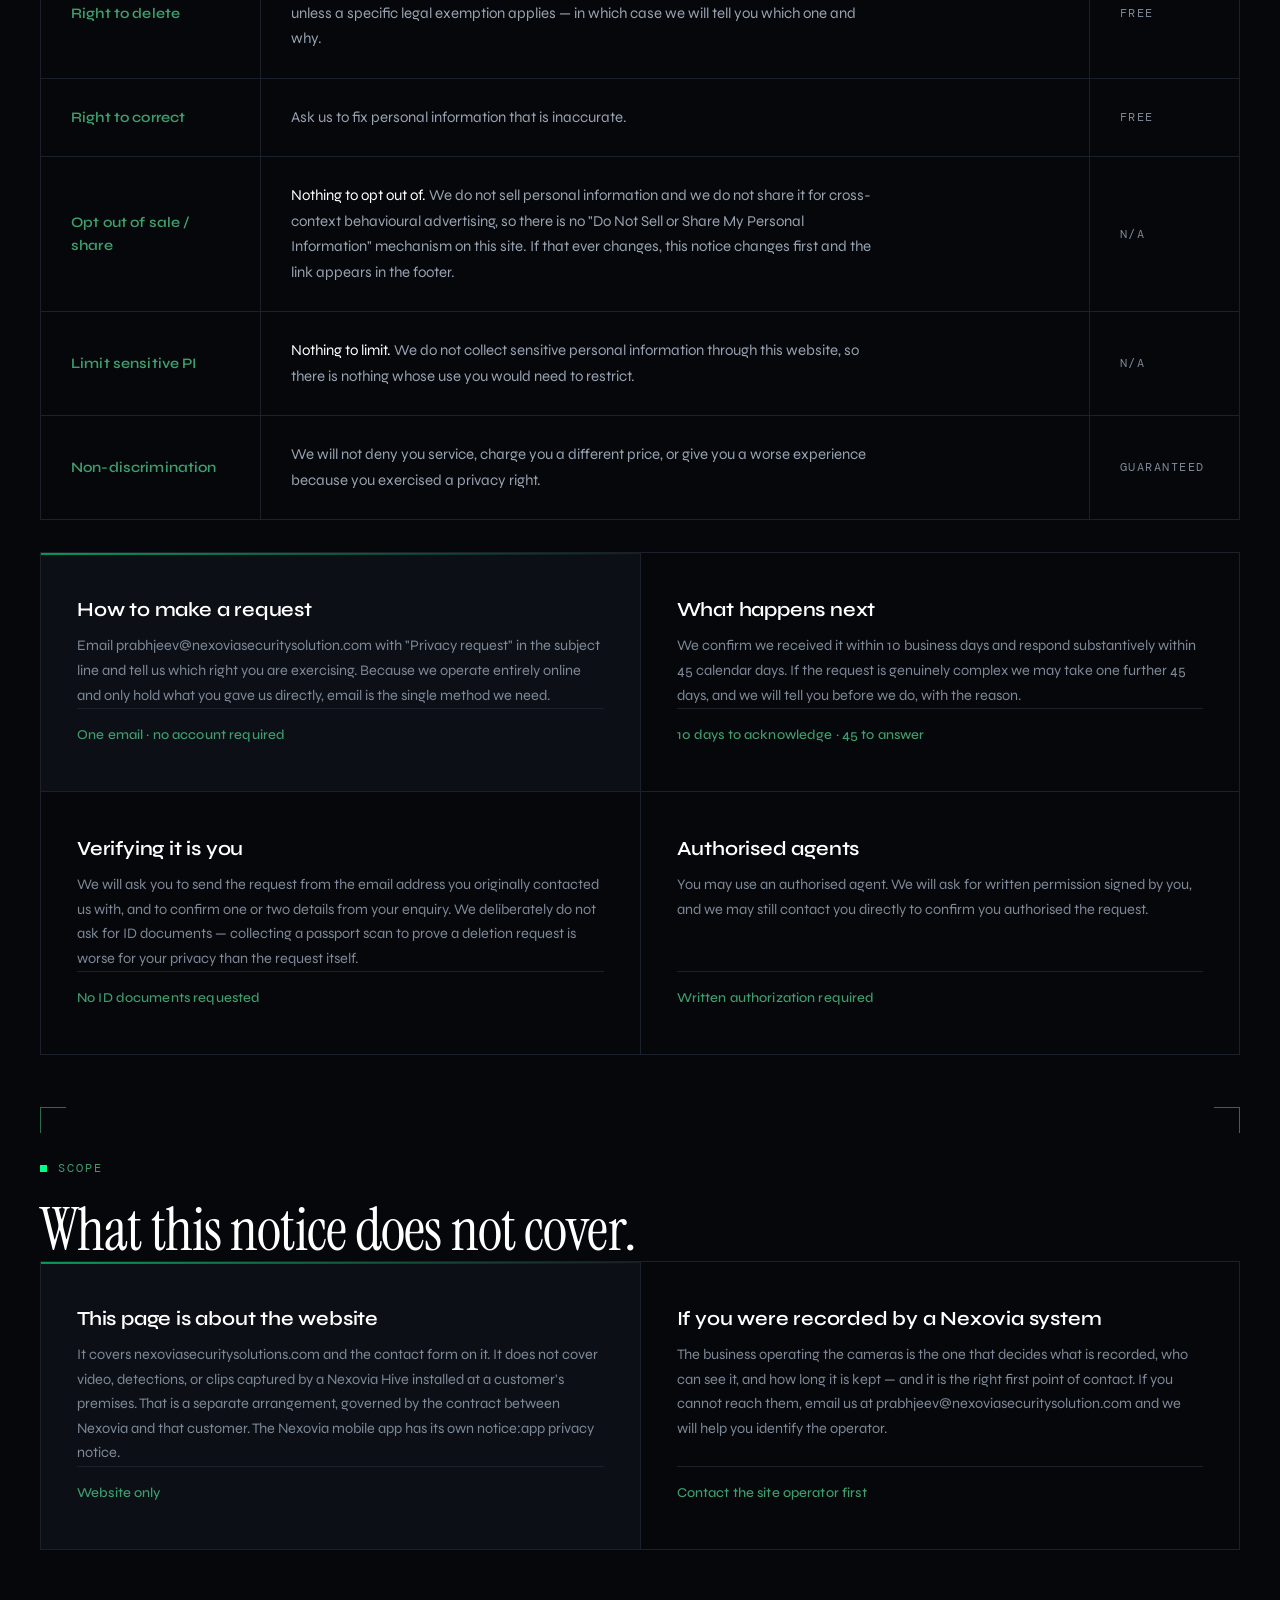
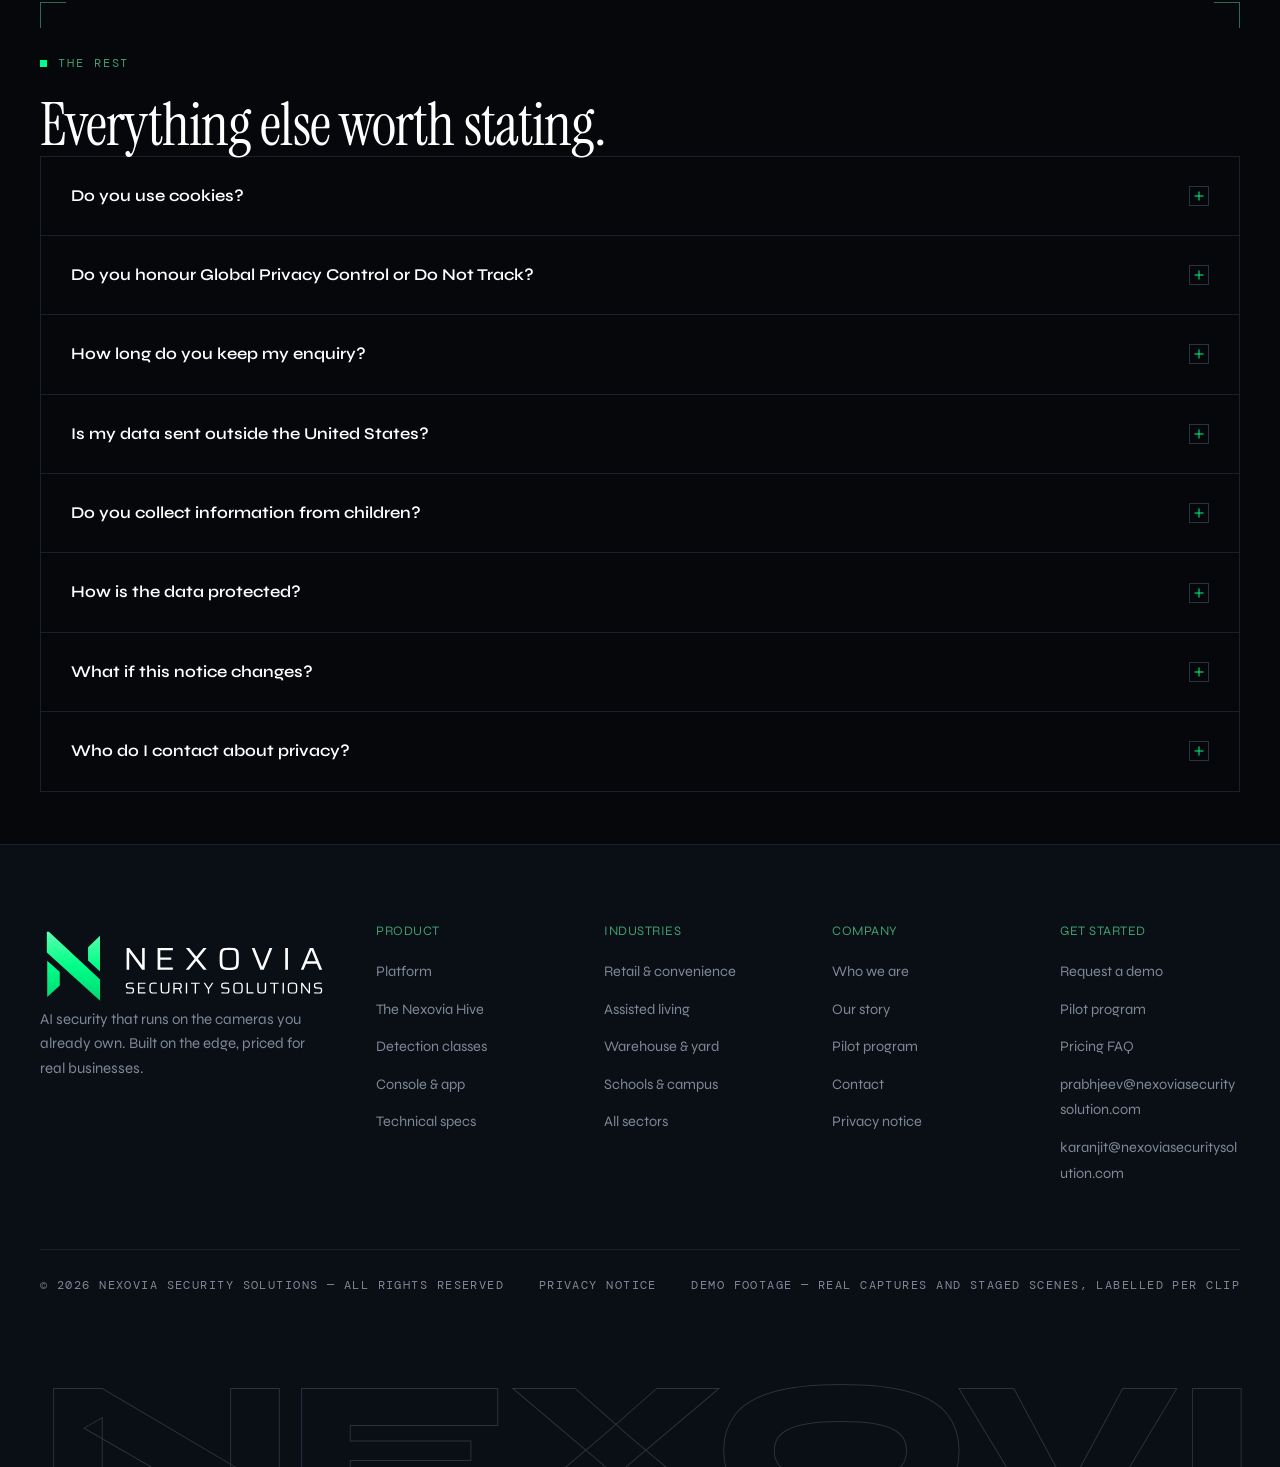
<file: privacy/index.html>
<!DOCTYPE html><!-- `class="dark"` switches global.css to its dark token block, so Watermelon
     components render on the brand's dark ground rather than shadcn's default
     light one. site.css still wins for --bg on the body, being unlayered. --><html lang="en" class="dark"><head><meta charset="utf-8"><meta name="viewport" content="width=device-width, initial-scale=1"><title>Privacy Notice | Nexovia Security Solutions</title><meta name="description" content="What the Nexovia website collects, why, who it goes to, how long it is kept, and how to exercise your rights under the CCPA/CPRA. No cookies, no tracking, no sale of personal information."><!-- Icons resolve from the SITE ROOT, not /assets/img/. Crawlers request
         /favicon.ico directly and ignore these tags, so the root copy is the
         one that decides what Google prints beside the search result — it used
         to be Astro's scaffold logo. Keep the two in sync; see public/favicon.svg.

         .ico first and .svg second is deliberate: browsers that understand SVG
         take the later, richer declaration, and the rest fall back to the .ico. --><link rel="icon" href="/favicon.ico" sizes="32x32"><link rel="icon" href="/favicon.svg" type="image/svg+xml"><link rel="apple-touch-icon" href="/apple-touch-icon.png"><link rel="canonical" href="https://nexoviasecuritysolutions.com/privacy/"><!-- Social preview. Without these, pasting a link into WhatsApp, LinkedIn
         or Slack produced a bare URL with no title, no summary and no image —
         on a site whose whole job is to be shared with a prospect. --><meta property="og:type" content="website"><meta property="og:site_name" content="Nexovia Security Solutions"><meta property="og:title" content="Privacy Notice | Nexovia Security Solutions"><meta property="og:description" content="What the Nexovia website collects, why, who it goes to, how long it is kept, and how to exercise your rights under the CCPA/CPRA. No cookies, no tracking, no sale of personal information."><meta property="og:url" content="https://nexoviasecuritysolutions.com/privacy/"><meta property="og:image" content="https://nexoviasecuritysolutions.com/assets/img/og-nexovia.jpg"><meta property="og:image:width" content="1200"><meta property="og:image:height" content="630"><meta property="og:image:alt" content="Nexovia — AI security for existing cameras. Plug in. Detect. Alert."><meta name="twitter:card" content="summary_large_image"><meta name="twitter:title" content="Privacy Notice | Nexovia Security Solutions"><meta name="twitter:description" content="What the Nexovia website collects, why, who it goes to, how long it is kept, and how to exercise your rights under the CCPA/CPRA. No cookies, no tracking, no sale of personal information."><meta name="twitter:image" content="https://nexoviasecuritysolutions.com/assets/img/og-nexovia.jpg"><link rel="preconnect" href="https://fonts.googleapis.com"><link rel="preconnect" href="https://fonts.gstatic.com" crossorigin><link href="https://fonts.googleapis.com/css2?family=DM+Mono:wght@300;400;500&family=Instrument+Serif:ital@0;1&family=Syne:wght@400;500;600;700;800&display=swap" rel="stylesheet"><!-- must stay after the Tailwind entry above. ?v= is a build-time content
         hash — see assetVersion() in the frontmatter for why it has to be there. --><link rel="stylesheet" href="/assets/css/site.css?v=e04f79cdd3"><meta name="astro-view-transitions-enabled" content="true"><meta name="astro-view-transitions-fallback" content="animate"><script type="module" src="/_astro/ClientRouter.astro_astro_type_script_index_0_lang.Sx5bM3k1.js"></script><link rel="stylesheet" href="/_astro/Base.irPizhrA.css"></head><body><!-- Cloudflare Scrape Shield rewrites every address AND every mailto href
         into a Cloudflare redirect link that only resolves once its
         decoder script runs. Any ad blocker or privacy extension blocks that
         script, and the visitor is left reading a bracketed placeholder with a
         dead link — which is what was happening on the contact page.

         email_off is Cloudflare’s documented opt-out and needs no dashboard
         access. It wraps the whole document deliberately: the nav builds its
         mailto links from a loop, so wrapping them individually cannot reach
         every one, and a future address would silently miss the treatment.

         Turning off Scrape Shield → Email Address Obfuscation in the
         Cloudflare dashboard would do the same thing globally. --><!--email_off--><header class="site-nav" data-open="false"><div class="site-nav-bar"><a class="site-nav-brand" href="/" data-astro-reload aria-label="Nexovia Security Solutions — home"><img class="site-nav-mark" src="/assets/img/nexovia-mark.svg" alt=""><span>NEXOVIA</span></a><nav class="site-nav-links" aria-label="Main"><div class="site-nav-group"><button type="button" class="site-nav-top">Product<svg class="site-nav-caret" width="9" height="6" viewBox="0 0 9 6" aria-hidden="true"><path d="M1 1l3.5 3.5L8 1" fill="none" stroke="currentColor" stroke-width="1.4"></path></svg></button><div class="site-nav-drop"><ul><li><a href="/platform">Platform</a></li><li><a href="/hive">The Nexovia Hive</a></li><li><a href="/capabilities">Detection classes</a></li><li><a href="/platform#console">Console &amp; app</a></li><li><a href="/hive#specs">Technical specs</a></li></ul></div></div><div class="site-nav-group"><button type="button" class="site-nav-top">Industries<svg class="site-nav-caret" width="9" height="6" viewBox="0 0 9 6" aria-hidden="true"><path d="M1 1l3.5 3.5L8 1" fill="none" stroke="currentColor" stroke-width="1.4"></path></svg></button><div class="site-nav-drop"><ul><li><a href="/industries#retail">Retail &amp; convenience</a></li><li><a href="/industries#care">Assisted living</a></li><li><a href="/industries#warehouse">Warehouse &amp; yard</a></li><li><a href="/industries#education">Schools &amp; campus</a></li><li><a href="/industries">All sectors</a></li></ul></div></div><div class="site-nav-group"><button type="button" class="site-nav-top">Company<svg class="site-nav-caret" width="9" height="6" viewBox="0 0 9 6" aria-hidden="true"><path d="M1 1l3.5 3.5L8 1" fill="none" stroke="currentColor" stroke-width="1.4"></path></svg></button><div class="site-nav-drop"><ul><li><a href="/about">Who we are</a></li><li><a href="/about#story">Our story</a></li><li><a href="/pilot">Pilot program</a></li><li><a href="/contact">Contact</a></li></ul></div></div><div class="site-nav-group"><button type="button" class="site-nav-top">Get started<svg class="site-nav-caret" width="9" height="6" viewBox="0 0 9 6" aria-hidden="true"><path d="M1 1l3.5 3.5L8 1" fill="none" stroke="currentColor" stroke-width="1.4"></path></svg></button><div class="site-nav-drop"><ul><li><a href="/contact">Request a demo</a></li><li><a href="/pilot">Pilot program</a></li><li><a href="/pricing#faq">Pricing FAQ</a></li><li><a href="mailto:prabhjeev@nexoviasecuritysolution.com">Email Prabhjeev</a></li><li><a href="mailto:karanjit@nexoviasecuritysolution.com">Email Karanjit</a></li></ul></div></div></nav><div class="site-nav-right"><a class="site-nav-cta" href="/contact">Request a demo</a><button type="button" class="site-nav-toggle" aria-expanded="false" aria-controls="site-nav-drawer"><span class="site-nav-burger" aria-hidden="true"><i></i><i></i><i></i></span><span class="site-nav-sr">Menu</span></button></div></div><div class="site-nav-drawer" id="site-nav-drawer" hidden><details class="site-nav-acc" name="site-nav-acc"><summary>Product<svg class="site-nav-caret" width="10" height="7" viewBox="0 0 9 6" aria-hidden="true"><path d="M1 1l3.5 3.5L8 1" fill="none" stroke="currentColor" stroke-width="1.4"></path></svg></summary><ul><li><a href="/platform">Platform</a></li><li><a href="/hive">The Nexovia Hive</a></li><li><a href="/capabilities">Detection classes</a></li><li><a href="/platform#console">Console &amp; app</a></li><li><a href="/hive#specs">Technical specs</a></li></ul></details><details class="site-nav-acc" name="site-nav-acc"><summary>Industries<svg class="site-nav-caret" width="10" height="7" viewBox="0 0 9 6" aria-hidden="true"><path d="M1 1l3.5 3.5L8 1" fill="none" stroke="currentColor" stroke-width="1.4"></path></svg></summary><ul><li><a href="/industries#retail">Retail &amp; convenience</a></li><li><a href="/industries#care">Assisted living</a></li><li><a href="/industries#warehouse">Warehouse &amp; yard</a></li><li><a href="/industries#education">Schools &amp; campus</a></li><li><a href="/industries">All sectors</a></li></ul></details><details class="site-nav-acc" name="site-nav-acc"><summary>Company<svg class="site-nav-caret" width="10" height="7" viewBox="0 0 9 6" aria-hidden="true"><path d="M1 1l3.5 3.5L8 1" fill="none" stroke="currentColor" stroke-width="1.4"></path></svg></summary><ul><li><a href="/about">Who we are</a></li><li><a href="/about#story">Our story</a></li><li><a href="/pilot">Pilot program</a></li><li><a href="/contact">Contact</a></li></ul></details><details class="site-nav-acc" name="site-nav-acc"><summary>Get started<svg class="site-nav-caret" width="10" height="7" viewBox="0 0 9 6" aria-hidden="true"><path d="M1 1l3.5 3.5L8 1" fill="none" stroke="currentColor" stroke-width="1.4"></path></svg></summary><ul><li><a href="/contact">Request a demo</a></li><li><a href="/pilot">Pilot program</a></li><li><a href="/pricing#faq">Pricing FAQ</a></li><li><a href="mailto:prabhjeev@nexoviasecuritysolution.com">Email Prabhjeev</a></li><li><a href="mailto:karanjit@nexoviasecuritysolution.com">Email Karanjit</a></li></ul></details><a class="site-nav-drawer-cta" href="/contact">Request a demo</a></div></header><script>
  /* Bound once to document, not to the button.

     <ClientRouter /> swaps the DOM on navigation, so a listener attached to the
     current button dies with it, and this inline script does not re-execute
     after a swap. Delegating to document survives both, and the __nxNav guard
     stops a second binding if this component is ever rendered twice. */
  (function () {
    if (window.__nxNav) return;
    window.__nxNav = true;

    /* A mouse click on a top-level item must not leave it focused: on any
       browser without :has() the dropdown would stay pinned open and a
       second one could be opened over it. Keyboard focus is untouched —
       this only fires for a real pointer press. */
    document.addEventListener('mouseup', function (e) {
      var top = e.target.closest && e.target.closest('.site-nav-top');
      if (top) top.blur();
    });

    var close = function () {
      document.querySelectorAll('.site-nav').forEach(function (nav) {
        nav.dataset.open = 'false';
        var d = nav.querySelector('.site-nav-drawer');
        var b = nav.querySelector('.site-nav-toggle');
        if (d) d.hidden = true;
        if (b) b.setAttribute('aria-expanded', 'false');
        nav.querySelectorAll('.site-nav-acc[open]').forEach(function (x) { x.open = false; });
      });
    };

    document.addEventListener('click', function (e) {
      var btn = e.target.closest ? e.target.closest('.site-nav-toggle') : null;
      if (btn) {
        var nav = btn.closest('.site-nav');
        var drawer = nav.querySelector('.site-nav-drawer');
        var open = nav.dataset.open !== 'true';
        nav.dataset.open = open ? 'true' : 'false';
        drawer.hidden = !open;
        btn.setAttribute('aria-expanded', open ? 'true' : 'false');
        return;
      }
      /* tapping a link inside the drawer should close it — on a same-page
         anchor there is no navigation to close it for us */
      if (e.target.closest && e.target.closest('.site-nav-drawer a')) close();
    });

    document.addEventListener('keydown', function (e) {
      if (e.key === 'Escape') close();
    });

    /* a client-side navigation renders a fresh, closed nav; reset the flag
       state on the new one so a stale open drawer never carries over */
    document.addEventListener('astro:page-load', close);

    /* Nav background on scroll. The nav is queried inside the handler rather
       than closed over: <ClientRouter /> swaps the header on navigation, so a
       captured reference goes stale after the first one. */
    var ticking = false;
    var setScrolled = function () {
      ticking = false;
      var on = window.scrollY > 12 ? 'true' : 'false';
      document.querySelectorAll('.site-nav').forEach(function (nav) {
        if (nav.dataset.scrolled !== on) nav.dataset.scrolled = on;
      });
    };
    window.addEventListener('scroll', function () {
      if (!ticking) { ticking = true; requestAnimationFrame(setScrolled); }
    }, { passive: true });
    document.addEventListener('astro:page-load', setScrolled);
    setScrolled();
  })();
</script><main class="page-body"><section class="page-head"><div class="wrap"><div class="ph-copy"><div class="crumb"><a href="/" data-astro-reload>Home</a> / <span>Privacy</span></div><h1>Privacy notice.</h1><p class="lede">This site sets no cookies, runs no advertising trackers, and does not sell or share personal information. The only personal information it collects is what you type into the contact form. This page says exactly what happens to it.</p><div class="btn-row"><a href="/contact" class="btn btn-primary">Contact us</a><a href="#rights" class="btn btn-ghost">Your California rights →</a></div></div><div class="head-stats rv"><div class="head-stat"><b>0</b><span>Cookies set</span></div><div class="head-stat"><b>0</b><span>Ad trackers</span></div><div class="head-stat"><b>0</b><span>Data sold or shared</span></div><div class="head-stat"><b>2</b><span>Service providers</span></div></div></div></section><section class="band-xs"><div class="wrap wrap-wide"><div class="sec-head rv"><div class="eyebrow">Notice at collection · effective 19 August 2026</div><h2>The short version.</h2></div><div class="grid g2 rv"><div class="cell"><h3>What we collect, and why</h3><p style="font-size:14.5px">If you fill in the contact form we collect your name, email, business name, phone number, sector, how many cameras you run, their makes and models, and whatever you write in the free-text field. We use it for one thing: to reply to you about Nexovia and, if you want one, to arrange a demo or a pilot.</p><div class="cell-foot">Contact form · one purpose</div></div><div class="cell"><h3>What we do not do</h3><p style="font-size:14.5px">We do not sell your personal information. We do not share it for cross-context behavioural advertising. We do not use it to build a profile of you, we do not run advertising pixels, and we set no cookies. There is no consent banner on this site because there is nothing to consent to.</p><div class="cell-foot">No sale · no share · no cookies</div></div></div></div></section><section class="band-xs"><div class="wrap wrap-wide"><div class="sec-head rv"><div class="eyebrow">Categories collected</div><h2>Everything, itemized.</h2><p class="lede">The left column is the category name used by the California Consumer Privacy Act. The right column is how long we keep it.</p></div><div class="table-scroll"><div class="spec-table rv"><div class="spec-row"><div class="spec-k">Identifiers</div><div class="spec-v"><strong>Name, email address, phone number, business name.</strong> Collected only from the contact form, only when you submit it. Used to reply to your enquiry.</div><div class="spec-x">24 MONTHS</div></div><div class="spec-row"><div class="spec-k">Commercial info</div><div class="spec-v"><strong>Sector, camera count, camera makes and models.</strong> Used to work out whether Nexovia fits your setup before we waste your time on a demo.</div><div class="spec-x">24 MONTHS</div></div><div class="spec-row"><div class="spec-k">Your message</div><div class="spec-v"><strong>The free-text field.</strong> Whatever you choose to write. Please do not put sensitive personal information in it — we do not need any, and we do not ask for any.</div><div class="spec-x">24 MONTHS</div></div><div class="spec-row"><div class="spec-k">Internet activity</div><div class="spec-v"><strong>Aggregate page views, referrer, country, device type.</strong> From Cloudflare Web Analytics, which is cookieless and does not fingerprint or follow you between sites. We cannot identify you from it.</div><div class="spec-x">AGGREGATE</div></div><div class="spec-row"><div class="spec-k">Technical logs</div><div class="spec-v"><strong>IP address, request time, user agent.</strong> Processed by Cloudflare as an inherent part of serving and protecting the site. We do not use these logs to identify visitors, and we do not combine them with contact form data.</div><div class="spec-x">CLOUDFLARE</div></div><div class="spec-row"><div class="spec-k">Sensitive PI</div><div class="spec-v"><strong>None.</strong> We do not collect government identifiers, precise geolocation, financial account details, biometric data, health data, or the contents of your private communications through this website.</div><div class="spec-x">NOT COLLECTED</div></div></div></div></div></section><section class="band-xs"><div class="wrap wrap-wide"><div class="sec-head rv"><div class="eyebrow">Who else sees it</div><h2>Two service providers. That is the whole list.</h2></div><div class="table-scroll"><div class="spec-table rv"><div class="spec-row"><div class="spec-k">Cloudflare</div><div class="spec-v"><strong>Hosting, security and analytics.</strong> The site runs on Cloudflare Pages, so Cloudflare processes the traffic that reaches it. Their analytics product is cookieless by design.</div><div class="spec-x">PROCESSOR</div></div><div class="spec-row"><div class="spec-k">Resend</div><div class="spec-v"><strong>Email delivery.</strong> When you submit the contact form, its contents are sent as an email through Resend to the two Nexovia founders. Resend handles delivery and nothing else.</div><div class="spec-x">PROCESSOR</div></div></div></div><div class="grid g2 rv" style="margin-top:32px"><div class="cell"><h3>Both are service providers, not buyers</h3><p style="font-size:14.5px">Under the CCPA both act as <strong>service providers</strong>: they are contractually limited to processing the data for the purpose we engaged them for, and they are not permitted to retain, use, or disclose it for anything else. Disclosing personal information to a service provider for a business purpose is not a sale and is not a share.</p><div class="cell-foot">Civ. Code § 1798.140</div></div><div class="cell"><h3>Legal and safety disclosure</h3><p style="font-size:14.5px">We may disclose information if we are legally required to — a subpoena, a court order, or a binding request from a public authority — or where it is necessary to establish or defend a legal claim.</p><div class="cell-foot">Rare · on legal compulsion</div></div></div></div></section><section class="band-xs" id="rights"><div class="wrap wrap-wide"><div class="sec-head rv"><div class="eyebrow">California residents</div><h2>Your rights, and how to use them.</h2><p class="lede">If you live in California, the CCPA as amended by the CPRA gives you the following rights over the personal information described above. Exercising any of them costs nothing and we will never treat you differently for it.</p></div><div class="table-scroll"><div class="spec-table rv"><div class="spec-row"><div class="spec-k">Right to know</div><div class="spec-v">Ask us what personal information we hold about you, where we got it, why we have it, and who we disclosed it to. You can ask for the specific pieces, not just the categories.</div><div class="spec-x">FREE</div></div><div class="spec-row"><div class="spec-k">Right to delete</div><div class="spec-v">Ask us to delete what we hold. We will, and we will tell our service providers to do the same, unless a specific legal exemption applies — in which case we will tell you which one and why.</div><div class="spec-x">FREE</div></div><div class="spec-row"><div class="spec-k">Right to correct</div><div class="spec-v">Ask us to fix personal information that is inaccurate.</div><div class="spec-x">FREE</div></div><div class="spec-row"><div class="spec-k">Opt out of sale / share</div><div class="spec-v"><strong>Nothing to opt out of.</strong> We do not sell personal information and we do not share it for cross-context behavioural advertising, so there is no "Do Not Sell or Share My Personal Information" mechanism on this site. If that ever changes, this notice changes first and the link appears in the footer.</div><div class="spec-x">N/A</div></div><div class="spec-row"><div class="spec-k">Limit sensitive PI</div><div class="spec-v"><strong>Nothing to limit.</strong> We do not collect sensitive personal information through this website, so there is nothing whose use you would need to restrict.</div><div class="spec-x">N/A</div></div><div class="spec-row"><div class="spec-k">Non-discrimination</div><div class="spec-v">We will not deny you service, charge you a different price, or give you a worse experience because you exercised a privacy right.</div><div class="spec-x">GUARANTEED</div></div></div></div><div class="grid g2 rv" style="margin-top:32px"><div class="cell"><h3>How to make a request</h3><p style="font-size:14.5px">Email <a href="mailto:prabhjeev@nexoviasecuritysolution.com">prabhjeev@nexoviasecuritysolution.com</a> with "Privacy request" in the subject line and tell us which right you are exercising. Because we operate entirely online and only hold what you gave us directly, email is the single method we need.</p><div class="cell-foot">One email · no account required</div></div><div class="cell"><h3>What happens next</h3><p style="font-size:14.5px">We confirm we received it within <strong>10 business days</strong> and respond substantively within <strong>45 calendar days</strong>. If the request is genuinely complex we may take one further 45 days, and we will tell you before we do, with the reason.</p><div class="cell-foot">10 days to acknowledge · 45 to answer</div></div><div class="cell"><h3>Verifying it is you</h3><p style="font-size:14.5px">We will ask you to send the request from the email address you originally contacted us with, and to confirm one or two details from your enquiry. We deliberately do not ask for ID documents — collecting a passport scan to prove a deletion request is worse for your privacy than the request itself.</p><div class="cell-foot">No ID documents requested</div></div><div class="cell"><h3>Authorised agents</h3><p style="font-size:14.5px">You may use an authorised agent. We will ask for written permission signed by you, and we may still contact you directly to confirm you authorised the request.</p><div class="cell-foot">Written authorization required</div></div></div></div></section><section class="band-xs"><div class="wrap wrap-wide"><div class="sec-head rv"><div class="eyebrow">Scope</div><h2>What this notice does not cover.</h2></div><div class="grid g2 rv"><div class="cell"><h3>This page is about the website</h3><p style="font-size:14.5px">It covers nexoviasecuritysolutions.com and the contact form on it. It does not cover video, detections, or clips captured by a Nexovia Hive installed at a customer's premises. That is a separate arrangement, governed by the contract between Nexovia and that customer. The Nexovia mobile app has its own notice:<a href="/privacy/app">app privacy notice</a>.</p><div class="cell-foot">Website only</div></div><div class="cell"><h3>If you were recorded by a Nexovia system</h3><p style="font-size:14.5px">The business operating the cameras is the one that decides what is recorded, who can see it, and how long it is kept — and it is the right first point of contact. If you cannot reach them, email us at <a href="mailto:prabhjeev@nexoviasecuritysolution.com">prabhjeev@nexoviasecuritysolution.com</a> and we will help you identify the operator.</p><div class="cell-foot">Contact the site operator first</div></div></div></div></section><section class="band-xs"><div class="wrap wrap-wide"><div class="sec-head rv"><div class="eyebrow">The rest</div><h2>Everything else worth stating.</h2></div><div class="faq rv"><div class="faq-item"><button class="faq-q" aria-expanded="false" aria-controls="p1">Do you use cookies?<span class="sign"></span></button><div class="faq-a" id="p1"><div><p>No. This site sets no cookies of its own, and the analytics we use is cookieless. That is why there is no cookie banner. A security company asking permission to track you would be a poor first impression, and we would rather not need to ask.</p></div></div></div><div class="faq-item"><button class="faq-q" aria-expanded="false" aria-controls="p2">Do you honour Global Privacy Control or Do Not Track?<span class="sign"></span></button><div class="faq-a" id="p2"><div><p>There is nothing for either signal to switch off, because we do not sell or share personal information and we run no cross-site tracking. We treat a Global Privacy Control signal as a valid opt-out request regardless, so that if our practices ever change the signal is already being respected rather than newly honoured.</p></div></div></div><div class="faq-item"><button class="faq-q" aria-expanded="false" aria-controls="p3">How long do you keep my enquiry?<span class="sign"></span></button><div class="faq-a" id="p3"><div><p>Up to 24 months from your last contact with us, then we delete it. If an enquiry becomes a customer relationship, the contract governs retention from that point instead. You can ask us to delete it sooner at any time and we will.</p></div></div></div><div class="faq-item"><button class="faq-q" aria-expanded="false" aria-controls="p4">Is my data sent outside the United States?<span class="sign"></span></button><div class="faq-a" id="p4"><div><p>Cloudflare serves the site from a global network, so a request may be handled by a data centre near you rather than one in the US. Contact form submissions are delivered by email to Nexovia and are read in Canada and the United States.</p></div></div></div><div class="faq-item"><button class="faq-q" aria-expanded="false" aria-controls="p5">Do you collect information from children?<span class="sign"></span></button><div class="faq-a" id="p5"><div><p>No. This is a business-to-business site and it is not directed at children. We do not knowingly collect personal information from anyone under 16, and we have no actual knowledge of ever having sold or shared the personal information of a minor — we do not sell or share anyone's.</p></div></div></div><div class="faq-item"><button class="faq-q" aria-expanded="false" aria-controls="p6">How is the data protected?<span class="sign"></span></button><div class="faq-a" id="p6"><div><p>The site is served over HTTPS only. The contact form accepts a fixed list of fields and discards anything else, so extra fields cannot be injected into the email we receive. Enquiries live in the founders' email accounts, which are protected by multi-factor authentication. We hold no database of visitors.</p></div></div></div><div class="faq-item"><button class="faq-q" aria-expanded="false" aria-controls="p7">What if this notice changes?<span class="sign"></span></button><div class="faq-a" id="p7"><div><p>The effective date at the top changes with it. If a change materially affects what we collect or who receives it, we will say so on this page rather than quietly revising it. This notice was last updated on 19 August 2026.</p></div></div></div><div class="faq-item"><button class="faq-q" aria-expanded="false" aria-controls="p8">Who do I contact about privacy?<span class="sign"></span></button><div class="faq-a" id="p8"><div><p>Email <a href="mailto:prabhjeev@nexoviasecuritysolution.com">prabhjeev@nexoviasecuritysolution.com</a>. A real person reads it. If you are not satisfied with our response, you may lodge a complaint with the California Privacy Protection Agency or the California Attorney General.</p></div></div></div></div></div></section></main><footer class="foot"><div class="wrap wrap-wide"><div class="foot-grid"><div class="foot-brand"><a href="/" data-astro-reload class="brand" aria-label="Nexovia Security Solutions — home"><img class="brand-logo" src="/assets/img/nexovia-logo.svg" alt=""></a><p>AI security that runs on the cameras you already own. Built on the edge, priced for real businesses.</p></div><div class="foot-col"><h2>Product</h2><ul><li><a href="/platform">Platform</a></li><li><a href="/hive">The Nexovia Hive</a></li><li><a href="/capabilities">Detection classes</a></li><li><a href="/platform#console">Console &amp; app</a></li><li><a href="/hive#specs">Technical specs</a></li></ul></div><div class="foot-col"><h2>Industries</h2><ul><li><a href="/industries#retail">Retail &amp; convenience</a></li><li><a href="/industries#care">Assisted living</a></li><li><a href="/industries#warehouse">Warehouse &amp; yard</a></li><li><a href="/industries#education">Schools &amp; campus</a></li><li><a href="/industries">All sectors</a></li></ul></div><div class="foot-col"><h2>Company</h2><ul><li><a href="/about">Who we are</a></li><li><a href="/about#story">Our story</a></li><li><a href="/pilot">Pilot program</a></li><li><a href="/contact">Contact</a></li><li><a href="/privacy">Privacy notice</a></li></ul></div><div class="foot-col"><h2>Get started</h2><ul><li><a href="/contact">Request a demo</a></li><li><a href="/pilot">Pilot program</a></li><li><a href="/pricing#faq">Pricing FAQ</a></li><li><a href="mailto:prabhjeev@nexoviasecuritysolution.com">prabhjeev@nexoviasecuritysolution.com</a></li><li><a href="mailto:karanjit@nexoviasecuritysolution.com">karanjit@nexoviasecuritysolution.com</a></li></ul></div></div><!-- CalOPPA (Cal. Bus. & Prof. Code § 22575) wants the privacy link
             conspicuous and wants the word "Privacy" in the link text itself,
             so it sits in the bottom bar as well as the Company column. --><div class="foot-bar"><span>© 2026 NEXOVIA SECURITY SOLUTIONS — ALL RIGHTS RESERVED</span><span><a href="/privacy">PRIVACY NOTICE</a></span><span>DEMO FOOTAGE — REAL CAPTURES AND STAGED SCENES, LABELLED PER CLIP</span></div><div class="foot-word" aria-hidden="true">NEXOVIA</div></div></footer><!-- Legacy behaviour scripts, re-run on every client-side navigation.

         site.js is not optional: 149 of its 165 lines drive scroll reveals, the
         detection tabs, autoplay video, counters, the pricing FAQ, the clock and
         the contact form. Dropping it during the port left `.rv { opacity: 0 }`
         without its `.in` class and every revealed block on every page was
         invisible — 35 of 35 on the homepage, measured.

         `<ClientRouter />` swaps the DOM instead of reloading, and inline
         scripts inserted that way never execute. Left alone, site.js would run
         on the first page and never again: reveals, tabs, the FAQ and the form
         would all die the moment you clicked a nav link.

         Re-executing is safe here because all three are element-guarded, and
         because site.js's only window-level listener sits inside `if (nav)`
         where `.nav` is the OLD nav — an element that no longer exists — so
         nothing accumulates across navigations. The previous tags are removed
         each time so the DOM does not collect dead <script> nodes. --><script>(function(){const nxSrc = ["/assets/js/site.js?v=b98429ea2c","/assets/js/flow.js?v=64d377e8a0","/assets/js/hive-explode.js?v=ef043cd744"];

      (function () {
        /* content-hashed at build time, same reason as the stylesheet above */
        var SRC = nxSrc;
        document.addEventListener('astro:page-load', function () {
          document.querySelectorAll('script[data-nx-behaviour]').forEach(function (s) { s.remove(); });
          SRC.forEach(function (src) {
            var s = document.createElement('script');
            s.src = src;
            s.async = false;                 /* preserve order */
            s.setAttribute('data-nx-behaviour', '');
            document.body.appendChild(s);
          });
        });
      })();
    })();</script><!--/email_off--></body></html>
</file>
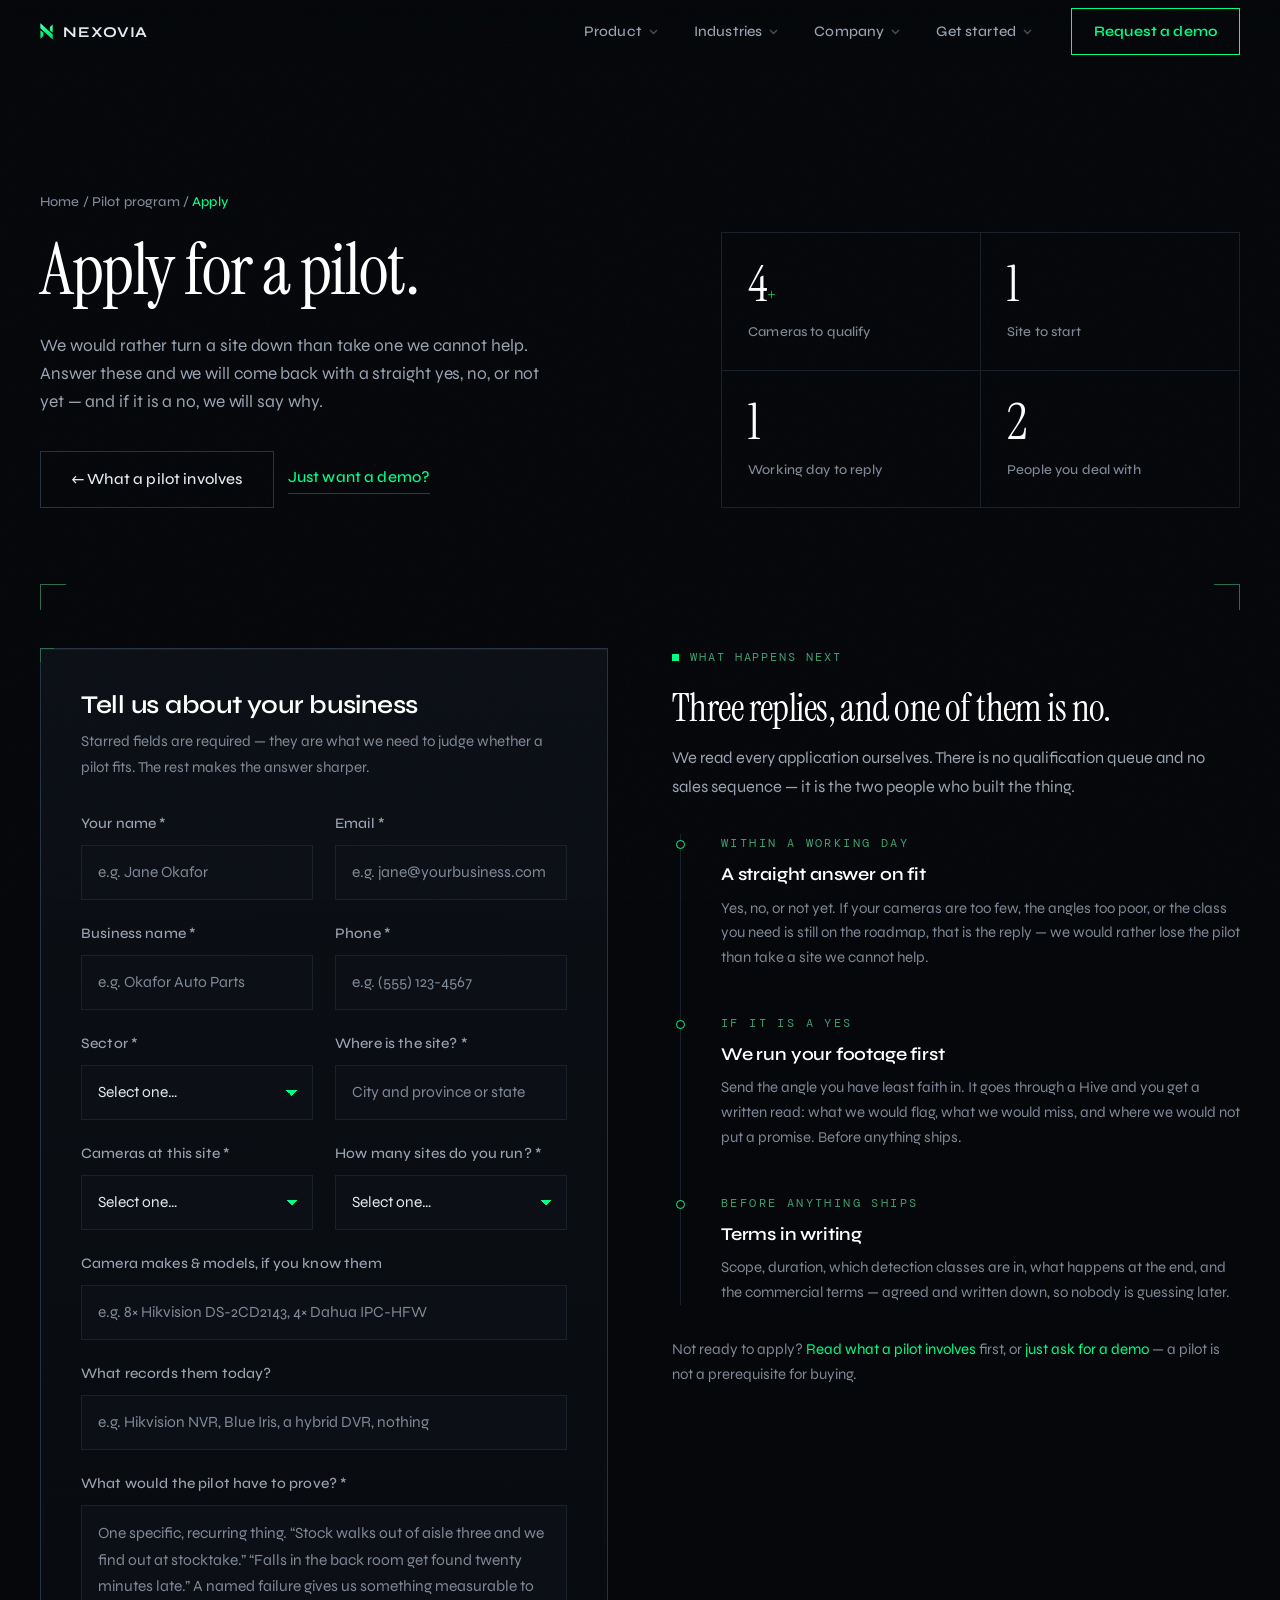
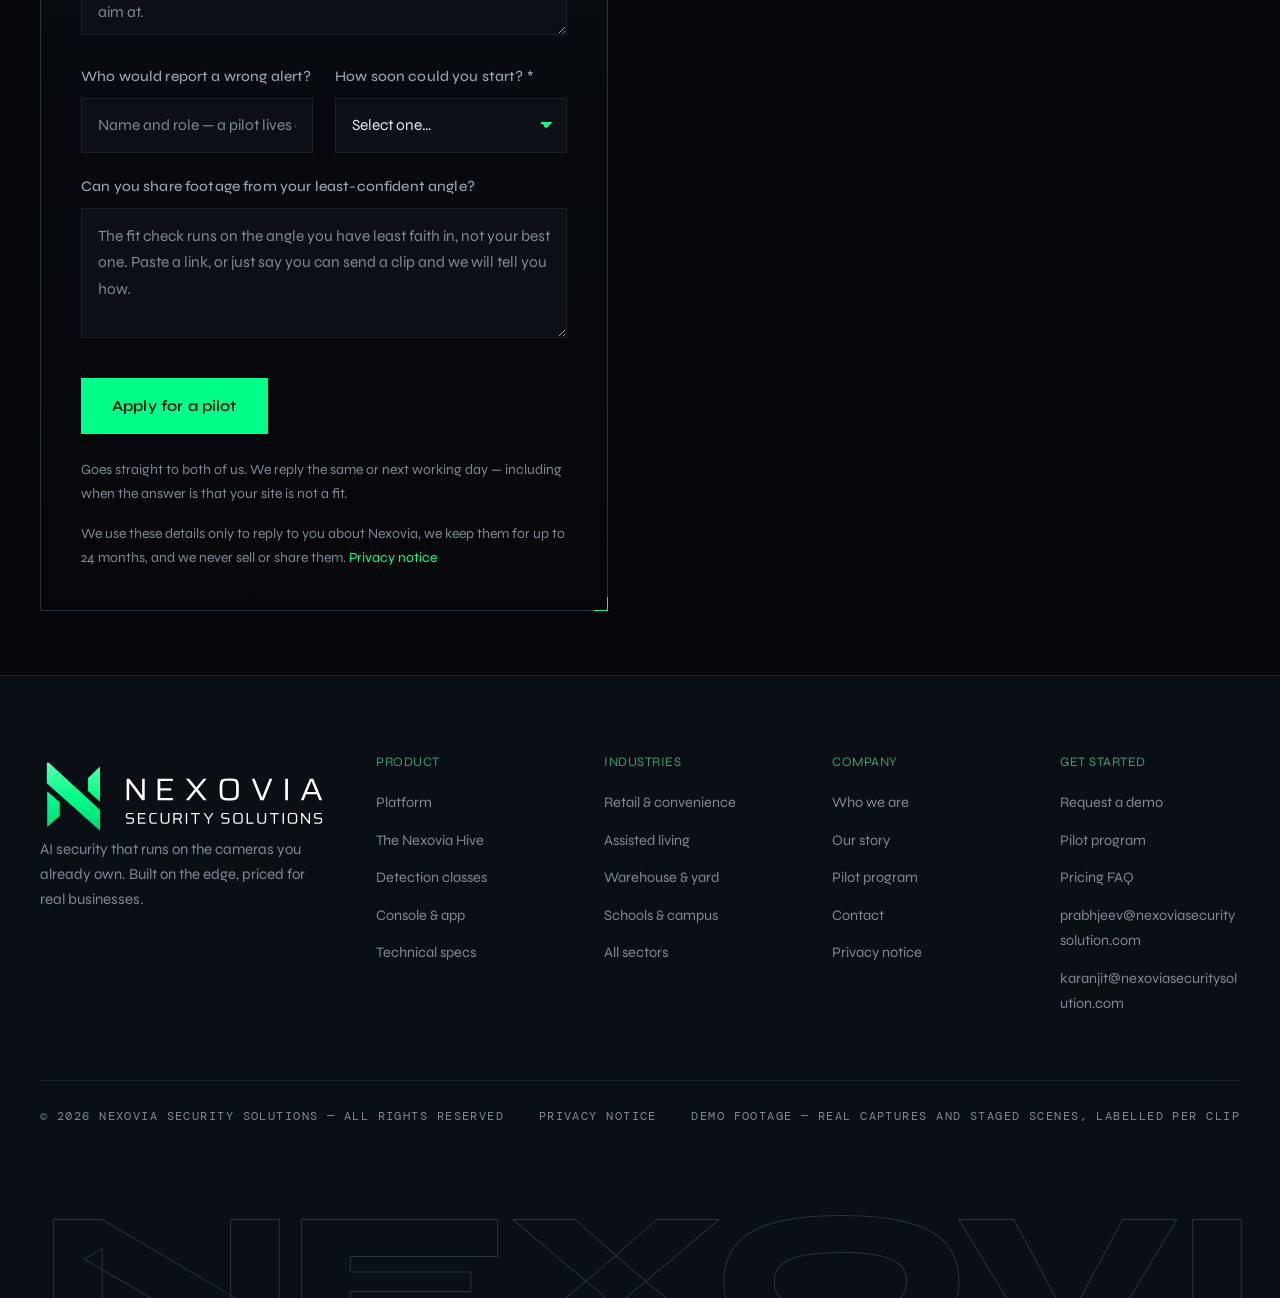
<file: pilot/apply/index.html>
<!DOCTYPE html><!-- `class="dark"` switches global.css to its dark token block, so Watermelon
     components render on the brand's dark ground rather than shadcn's default
     light one. site.css still wins for --bg on the body, being unlayered. --><html lang="en" class="dark"><head><meta charset="utf-8"><meta name="viewport" content="width=device-width, initial-scale=1"><title>Apply for a Pilot — Nexovia</title><meta name="description" content="Apply to run a Nexovia pilot on your site. Four or more IP cameras, one problem worth solving, and someone who will tell us when an alert was wrong."><!-- Icons resolve from the SITE ROOT, not /assets/img/. Crawlers request
         /favicon.ico directly and ignore these tags, so the root copy is the
         one that decides what Google prints beside the search result — it used
         to be Astro's scaffold logo. Keep the two in sync; see public/favicon.svg.

         .ico first and .svg second is deliberate: browsers that understand SVG
         take the later, richer declaration, and the rest fall back to the .ico. --><link rel="icon" href="/favicon.ico" sizes="32x32"><link rel="icon" href="/favicon.svg" type="image/svg+xml"><link rel="apple-touch-icon" href="/apple-touch-icon.png"><link rel="canonical" href="https://nexoviasecuritysolutions.com/pilot/apply/"><!-- Social preview. Without these, pasting a link into WhatsApp, LinkedIn
         or Slack produced a bare URL with no title, no summary and no image —
         on a site whose whole job is to be shared with a prospect. --><meta property="og:type" content="website"><meta property="og:site_name" content="Nexovia Security Solutions"><meta property="og:title" content="Apply for a Pilot — Nexovia"><meta property="og:description" content="Apply to run a Nexovia pilot on your site. Four or more IP cameras, one problem worth solving, and someone who will tell us when an alert was wrong."><meta property="og:url" content="https://nexoviasecuritysolutions.com/pilot/apply/"><meta property="og:image" content="https://nexoviasecuritysolutions.com/assets/img/og-nexovia.jpg"><meta property="og:image:width" content="1200"><meta property="og:image:height" content="630"><meta property="og:image:alt" content="Nexovia — AI security for existing cameras. Plug in. Detect. Alert."><meta name="twitter:card" content="summary_large_image"><meta name="twitter:title" content="Apply for a Pilot — Nexovia"><meta name="twitter:description" content="Apply to run a Nexovia pilot on your site. Four or more IP cameras, one problem worth solving, and someone who will tell us when an alert was wrong."><meta name="twitter:image" content="https://nexoviasecuritysolutions.com/assets/img/og-nexovia.jpg"><link rel="preconnect" href="https://fonts.googleapis.com"><link rel="preconnect" href="https://fonts.gstatic.com" crossorigin><link href="https://fonts.googleapis.com/css2?family=DM+Mono:wght@300;400;500&family=Instrument+Serif:ital@0;1&family=Syne:wght@400;500;600;700;800&display=swap" rel="stylesheet"><!-- must stay after the Tailwind entry above. ?v= is a build-time content
         hash — see assetVersion() in the frontmatter for why it has to be there. --><link rel="stylesheet" href="/assets/css/site.css?v=e04f79cdd3"><meta name="astro-view-transitions-enabled" content="true"><meta name="astro-view-transitions-fallback" content="animate"><script type="module" src="/_astro/ClientRouter.astro_astro_type_script_index_0_lang.Sx5bM3k1.js"></script><link rel="stylesheet" href="/_astro/Base.irPizhrA.css"></head><body><!-- Cloudflare Scrape Shield rewrites every address AND every mailto href
         into a Cloudflare redirect link that only resolves once its
         decoder script runs. Any ad blocker or privacy extension blocks that
         script, and the visitor is left reading a bracketed placeholder with a
         dead link — which is what was happening on the contact page.

         email_off is Cloudflare’s documented opt-out and needs no dashboard
         access. It wraps the whole document deliberately: the nav builds its
         mailto links from a loop, so wrapping them individually cannot reach
         every one, and a future address would silently miss the treatment.

         Turning off Scrape Shield → Email Address Obfuscation in the
         Cloudflare dashboard would do the same thing globally. --><!--email_off--><header class="site-nav" data-open="false"><div class="site-nav-bar"><a class="site-nav-brand" href="/" data-astro-reload aria-label="Nexovia Security Solutions — home"><img class="site-nav-mark" src="/assets/img/nexovia-mark.svg" alt=""><span>NEXOVIA</span></a><nav class="site-nav-links" aria-label="Main"><div class="site-nav-group"><button type="button" class="site-nav-top">Product<svg class="site-nav-caret" width="9" height="6" viewBox="0 0 9 6" aria-hidden="true"><path d="M1 1l3.5 3.5L8 1" fill="none" stroke="currentColor" stroke-width="1.4"></path></svg></button><div class="site-nav-drop"><ul><li><a href="/platform">Platform</a></li><li><a href="/hive">The Nexovia Hive</a></li><li><a href="/capabilities">Detection classes</a></li><li><a href="/platform#console">Console &amp; app</a></li><li><a href="/hive#specs">Technical specs</a></li></ul></div></div><div class="site-nav-group"><button type="button" class="site-nav-top">Industries<svg class="site-nav-caret" width="9" height="6" viewBox="0 0 9 6" aria-hidden="true"><path d="M1 1l3.5 3.5L8 1" fill="none" stroke="currentColor" stroke-width="1.4"></path></svg></button><div class="site-nav-drop"><ul><li><a href="/industries#retail">Retail &amp; convenience</a></li><li><a href="/industries#care">Assisted living</a></li><li><a href="/industries#warehouse">Warehouse &amp; yard</a></li><li><a href="/industries#education">Schools &amp; campus</a></li><li><a href="/industries">All sectors</a></li></ul></div></div><div class="site-nav-group"><button type="button" class="site-nav-top">Company<svg class="site-nav-caret" width="9" height="6" viewBox="0 0 9 6" aria-hidden="true"><path d="M1 1l3.5 3.5L8 1" fill="none" stroke="currentColor" stroke-width="1.4"></path></svg></button><div class="site-nav-drop"><ul><li><a href="/about">Who we are</a></li><li><a href="/about#story">Our story</a></li><li><a href="/pilot">Pilot program</a></li><li><a href="/contact">Contact</a></li></ul></div></div><div class="site-nav-group"><button type="button" class="site-nav-top">Get started<svg class="site-nav-caret" width="9" height="6" viewBox="0 0 9 6" aria-hidden="true"><path d="M1 1l3.5 3.5L8 1" fill="none" stroke="currentColor" stroke-width="1.4"></path></svg></button><div class="site-nav-drop"><ul><li><a href="/contact">Request a demo</a></li><li><a href="/pilot">Pilot program</a></li><li><a href="/pricing#faq">Pricing FAQ</a></li><li><a href="mailto:prabhjeev@nexoviasecuritysolution.com">Email Prabhjeev</a></li><li><a href="mailto:karanjit@nexoviasecuritysolution.com">Email Karanjit</a></li></ul></div></div></nav><div class="site-nav-right"><a class="site-nav-cta" href="/contact">Request a demo</a><button type="button" class="site-nav-toggle" aria-expanded="false" aria-controls="site-nav-drawer"><span class="site-nav-burger" aria-hidden="true"><i></i><i></i><i></i></span><span class="site-nav-sr">Menu</span></button></div></div><div class="site-nav-drawer" id="site-nav-drawer" hidden><details class="site-nav-acc" name="site-nav-acc"><summary>Product<svg class="site-nav-caret" width="10" height="7" viewBox="0 0 9 6" aria-hidden="true"><path d="M1 1l3.5 3.5L8 1" fill="none" stroke="currentColor" stroke-width="1.4"></path></svg></summary><ul><li><a href="/platform">Platform</a></li><li><a href="/hive">The Nexovia Hive</a></li><li><a href="/capabilities">Detection classes</a></li><li><a href="/platform#console">Console &amp; app</a></li><li><a href="/hive#specs">Technical specs</a></li></ul></details><details class="site-nav-acc" name="site-nav-acc"><summary>Industries<svg class="site-nav-caret" width="10" height="7" viewBox="0 0 9 6" aria-hidden="true"><path d="M1 1l3.5 3.5L8 1" fill="none" stroke="currentColor" stroke-width="1.4"></path></svg></summary><ul><li><a href="/industries#retail">Retail &amp; convenience</a></li><li><a href="/industries#care">Assisted living</a></li><li><a href="/industries#warehouse">Warehouse &amp; yard</a></li><li><a href="/industries#education">Schools &amp; campus</a></li><li><a href="/industries">All sectors</a></li></ul></details><details class="site-nav-acc" name="site-nav-acc"><summary>Company<svg class="site-nav-caret" width="10" height="7" viewBox="0 0 9 6" aria-hidden="true"><path d="M1 1l3.5 3.5L8 1" fill="none" stroke="currentColor" stroke-width="1.4"></path></svg></summary><ul><li><a href="/about">Who we are</a></li><li><a href="/about#story">Our story</a></li><li><a href="/pilot">Pilot program</a></li><li><a href="/contact">Contact</a></li></ul></details><details class="site-nav-acc" name="site-nav-acc"><summary>Get started<svg class="site-nav-caret" width="10" height="7" viewBox="0 0 9 6" aria-hidden="true"><path d="M1 1l3.5 3.5L8 1" fill="none" stroke="currentColor" stroke-width="1.4"></path></svg></summary><ul><li><a href="/contact">Request a demo</a></li><li><a href="/pilot">Pilot program</a></li><li><a href="/pricing#faq">Pricing FAQ</a></li><li><a href="mailto:prabhjeev@nexoviasecuritysolution.com">Email Prabhjeev</a></li><li><a href="mailto:karanjit@nexoviasecuritysolution.com">Email Karanjit</a></li></ul></details><a class="site-nav-drawer-cta" href="/contact">Request a demo</a></div></header><script>
  /* Bound once to document, not to the button.

     <ClientRouter /> swaps the DOM on navigation, so a listener attached to the
     current button dies with it, and this inline script does not re-execute
     after a swap. Delegating to document survives both, and the __nxNav guard
     stops a second binding if this component is ever rendered twice. */
  (function () {
    if (window.__nxNav) return;
    window.__nxNav = true;

    /* A mouse click on a top-level item must not leave it focused: on any
       browser without :has() the dropdown would stay pinned open and a
       second one could be opened over it. Keyboard focus is untouched —
       this only fires for a real pointer press. */
    document.addEventListener('mouseup', function (e) {
      var top = e.target.closest && e.target.closest('.site-nav-top');
      if (top) top.blur();
    });

    var close = function () {
      document.querySelectorAll('.site-nav').forEach(function (nav) {
        nav.dataset.open = 'false';
        var d = nav.querySelector('.site-nav-drawer');
        var b = nav.querySelector('.site-nav-toggle');
        if (d) d.hidden = true;
        if (b) b.setAttribute('aria-expanded', 'false');
        nav.querySelectorAll('.site-nav-acc[open]').forEach(function (x) { x.open = false; });
      });
    };

    document.addEventListener('click', function (e) {
      var btn = e.target.closest ? e.target.closest('.site-nav-toggle') : null;
      if (btn) {
        var nav = btn.closest('.site-nav');
        var drawer = nav.querySelector('.site-nav-drawer');
        var open = nav.dataset.open !== 'true';
        nav.dataset.open = open ? 'true' : 'false';
        drawer.hidden = !open;
        btn.setAttribute('aria-expanded', open ? 'true' : 'false');
        return;
      }
      /* tapping a link inside the drawer should close it — on a same-page
         anchor there is no navigation to close it for us */
      if (e.target.closest && e.target.closest('.site-nav-drawer a')) close();
    });

    document.addEventListener('keydown', function (e) {
      if (e.key === 'Escape') close();
    });

    /* a client-side navigation renders a fresh, closed nav; reset the flag
       state on the new one so a stale open drawer never carries over */
    document.addEventListener('astro:page-load', close);

    /* Nav background on scroll. The nav is queried inside the handler rather
       than closed over: <ClientRouter /> swaps the header on navigation, so a
       captured reference goes stale after the first one. */
    var ticking = false;
    var setScrolled = function () {
      ticking = false;
      var on = window.scrollY > 12 ? 'true' : 'false';
      document.querySelectorAll('.site-nav').forEach(function (nav) {
        if (nav.dataset.scrolled !== on) nav.dataset.scrolled = on;
      });
    };
    window.addEventListener('scroll', function () {
      if (!ticking) { ticking = true; requestAnimationFrame(setScrolled); }
    }, { passive: true });
    document.addEventListener('astro:page-load', setScrolled);
    setScrolled();
  })();
</script><main class="page-body"><section class="page-head"><div class="wrap"><div class="ph-copy"><div class="crumb"><a href="/" data-astro-reload>Home</a> / <a href="/pilot">Pilot program</a> / <span>Apply</span></div><h1>Apply for a pilot.</h1><p class="lede">We would rather turn a site down than take one we cannot help. Answer these and we will come back with a straight yes, no, or not yet — and if it is a no, we will say why.</p><div class="btn-row"><a href="/pilot" class="btn btn-ghost">← What a pilot involves</a><a href="/contact" class="btn btn-line"><span>Just want a demo?</span></a></div></div><div class="head-stats rv"><div class="head-stat"><b>4<i>+</i></b><span>Cameras to qualify</span></div><div class="head-stat"><b>1</b><span>Site to start</span></div><div class="head-stat"><b>1</b><span>Working day to reply</span></div><div class="head-stat"><b>2</b><span>People you deal with</span></div></div></div></section><section class="band-sm"><div class="wrap"><div class="split" style="gap:64px;align-items:start"><!-- ─────────── FORM ─────────── --><div class="rv"><div class="panel panel-lit corner-marks"><h2 class="h3" style="margin-bottom:8px">Tell us about your business</h2><p class="small" style="margin-bottom:32px">Starred fields are required — they are what we need to judge whether a pilot fits. The rest makes the answer sharper.</p><!-- Same endpoint as /contact; form_type steers the subject line.
               action/method are real so the form still posts if JS fails, and
               data-mailto is the fallback when the endpoint is unavailable. --><form action="/api/contact" method="post" data-contact data-mailto="prabhjeev@nexoviasecuritysolution.com,karanjit@nexoviasecuritysolution.com"><input type="hidden" name="form_type" value="pilot"><div class="form-grid"><div class="field"><label for="name">Your name *</label><input id="name" name="name" type="text" required placeholder="e.g. Jane Okafor"></div><div class="field"><label for="email">Email *</label><input id="email" name="email" type="email" required placeholder="e.g. jane@yourbusiness.com"></div><div class="field"><label for="company">Business name *</label><input id="company" name="company" type="text" required placeholder="e.g. Okafor Auto Parts"></div><div class="field"><label for="phone">Phone *</label><input id="phone" name="phone" type="tel" required minlength="7" placeholder="e.g. (555) 123-4567"></div><div class="field"><label for="sector">Sector *</label><select id="sector" name="sector" required><option value="">Select one…</option><option>Convenience &amp; grocery</option><option>Auto parts</option><option>Liquor &amp; tobacco</option><option>Pharmacy</option><option>Warehouse &amp; logistics</option><option>Assisted living &amp; care</option><option>Schools &amp; campus</option><option>Gas station &amp; forecourt</option><option>Self storage</option><option>Something else</option></select></div><div class="field"><label for="site_city">Where is the site? *</label><input id="site_city" name="site_city" type="text" required placeholder="City and province or state"></div><div class="field"><label for="cameras">Cameras at this site *</label><select id="cameras" name="cameras" required><option value="">Select one…</option><option>Fewer than 4 — probably too few</option><option>4 to 8</option><option>9 to 16</option><option>17 to 32</option><option>More than 32</option></select></div><div class="field"><label for="sites_total">How many sites do you run? *</label><select id="sites_total" name="sites_total" required><option value="">Select one…</option><option>Just this one</option><option>2 to 5</option><option>6 to 20</option><option>More than 20</option></select></div><div class="field field-full"><label for="camera_models">Camera makes &amp; models, if you know them</label><input id="camera_models" name="camera_models" type="text" placeholder="e.g. 8× Hikvision DS-2CD2143, 4× Dahua IPC-HFW"></div><div class="field field-full"><label for="nvr">What records them today?</label><input id="nvr" name="nvr" type="text" placeholder="e.g. Hikvision NVR, Blue Iris, a hybrid DVR, nothing"></div><!-- The question that actually decides a pilot. /pilot is
                   explicit that a named recurring failure beats a general wish
                   to be more secure, so it is asked directly and required. --><div class="field field-full"><label for="prove">What would the pilot have to prove? *</label><textarea id="prove" name="prove" required minlength="20" placeholder="One specific, recurring thing. “Stock walks out of aisle three and we find out at stocktake.” “Falls in the back room get found twenty minutes late.” A named failure gives us something measurable to aim at."></textarea></div><div class="field"><label for="contact_person">Who would report a wrong alert?</label><input id="contact_person" name="contact_person" type="text" placeholder="Name and role — a pilot lives on this"></div><div class="field"><label for="start_when">How soon could you start? *</label><select id="start_when" name="start_when" required><option value="">Select one…</option><option>As soon as you can</option><option>Within a month</option><option>One to three months</option><option>Still exploring</option></select></div><div class="field field-full"><label for="footage">Can you share footage from your least-confident angle?</label><textarea id="footage" name="footage" placeholder="The fit check runs on the angle you have least faith in, not your best one. Paste a link, or just say you can send a clip and we will tell you how."></textarea></div></div><!-- Honeypot. Not display:none and not type=hidden — the better
                 bots skip both. See .hp in site.css. --><div class="hp" aria-hidden="true"><label for="website">Website</label><input id="website" name="website" type="text" tabindex="-1" autocomplete="off"></div><div class="btn-row mt-32"><button type="submit" class="btn btn-primary" data-submit>Apply for a pilot</button></div><p class="form-note mt-24">Goes straight to both of us. We reply the same or next working day — including when the answer is that your site is not a fit.</p><p class="form-note mt-16">We use these details only to reply to you about Nexovia, we keep them for up to 24 months, and we never sell or share them. <a href="/privacy" style="color:var(--nx-accent)">Privacy notice</a></p><p class="form-note mt-16 form-msg form-ok" hidden style="color:var(--nx-accent)">✓ Sent. We have it — expect a reply the same or next working day.</p><p class="form-note mt-16 form-msg form-fallback" hidden style="color:var(--warn)">We could not send that from here. Your email client should have opened with the details filled in — press send there and it reaches us. If nothing opened, email <a href="mailto:karanjit@nexoviasecuritysolution.com" style="color:var(--nx-accent)">karanjit@nexoviasecuritysolution.com</a>.</p><p class="form-note mt-16 form-msg form-err" hidden style="color:var(--warn)">Something went wrong sending that. Please email <a href="mailto:karanjit@nexoviasecuritysolution.com" style="color:var(--nx-accent)">karanjit@nexoviasecuritysolution.com</a> directly — we do not want to lose your application.</p></form></div></div><!-- ─────────── SIDEBAR ─────────── --><div class="rv d1"><div class="eyebrow">What happens next</div><h2 style="font-size:clamp(26px,3vw,38px);margin-bottom:8px">Three replies, and one of them is no.</h2><p class="body-copy mt-16" style="margin-bottom:32px">We read every application ourselves. There is no qualification queue and no sales sequence — it is the two people who built the thing.</p><div class="timeline"><div class="tl-item"><div class="tl-date">Within a working day</div><h3 class="h4">A straight answer on fit</h3><p>Yes, no, or not yet. If your cameras are too few, the angles too poor, or the class you need is still on the roadmap, that is the reply — we would rather lose the pilot than take a site we cannot help.</p></div><div class="tl-item"><div class="tl-date">If it is a yes</div><h3 class="h4">We run your footage first</h3><p>Send the angle you have least faith in. It goes through a Hive and you get a written read: what we would flag, what we would miss, and where we would not put a promise. Before anything ships.</p></div><div class="tl-item"><div class="tl-date">Before anything ships</div><h3 class="h4">Terms in writing</h3><p>Scope, duration, which detection classes are in, what happens at the end, and the commercial terms — agreed and written down, so nobody is guessing later.</p></div></div><p class="small mt-32"><!-- Kept on one line per clause on purpose: Astro strips the newline
               between a closing inline tag and the next word, so breaking after
               </a> ships as "involves</a>first". -->Not ready to apply? <a href="/pilot" style="color:var(--nx-accent)">Read what a pilot involves</a> first, or <a href="/contact" style="color:var(--nx-accent)">just ask for a demo</a> — a pilot is not a prerequisite for buying.</p></div></div></div></section></main><footer class="foot"><div class="wrap wrap-wide"><div class="foot-grid"><div class="foot-brand"><a href="/" data-astro-reload class="brand" aria-label="Nexovia Security Solutions — home"><img class="brand-logo" src="/assets/img/nexovia-logo.svg" alt=""></a><p>AI security that runs on the cameras you already own. Built on the edge, priced for real businesses.</p></div><div class="foot-col"><h2>Product</h2><ul><li><a href="/platform">Platform</a></li><li><a href="/hive">The Nexovia Hive</a></li><li><a href="/capabilities">Detection classes</a></li><li><a href="/platform#console">Console &amp; app</a></li><li><a href="/hive#specs">Technical specs</a></li></ul></div><div class="foot-col"><h2>Industries</h2><ul><li><a href="/industries#retail">Retail &amp; convenience</a></li><li><a href="/industries#care">Assisted living</a></li><li><a href="/industries#warehouse">Warehouse &amp; yard</a></li><li><a href="/industries#education">Schools &amp; campus</a></li><li><a href="/industries">All sectors</a></li></ul></div><div class="foot-col"><h2>Company</h2><ul><li><a href="/about">Who we are</a></li><li><a href="/about#story">Our story</a></li><li><a href="/pilot">Pilot program</a></li><li><a href="/contact">Contact</a></li><li><a href="/privacy">Privacy notice</a></li></ul></div><div class="foot-col"><h2>Get started</h2><ul><li><a href="/contact">Request a demo</a></li><li><a href="/pilot">Pilot program</a></li><li><a href="/pricing#faq">Pricing FAQ</a></li><li><a href="mailto:prabhjeev@nexoviasecuritysolution.com">prabhjeev@nexoviasecuritysolution.com</a></li><li><a href="mailto:karanjit@nexoviasecuritysolution.com">karanjit@nexoviasecuritysolution.com</a></li></ul></div></div><!-- CalOPPA (Cal. Bus. & Prof. Code § 22575) wants the privacy link
             conspicuous and wants the word "Privacy" in the link text itself,
             so it sits in the bottom bar as well as the Company column. --><div class="foot-bar"><span>© 2026 NEXOVIA SECURITY SOLUTIONS — ALL RIGHTS RESERVED</span><span><a href="/privacy">PRIVACY NOTICE</a></span><span>DEMO FOOTAGE — REAL CAPTURES AND STAGED SCENES, LABELLED PER CLIP</span></div><div class="foot-word" aria-hidden="true">NEXOVIA</div></div></footer><!-- Legacy behaviour scripts, re-run on every client-side navigation.

         site.js is not optional: 149 of its 165 lines drive scroll reveals, the
         detection tabs, autoplay video, counters, the pricing FAQ, the clock and
         the contact form. Dropping it during the port left `.rv { opacity: 0 }`
         without its `.in` class and every revealed block on every page was
         invisible — 35 of 35 on the homepage, measured.

         `<ClientRouter />` swaps the DOM instead of reloading, and inline
         scripts inserted that way never execute. Left alone, site.js would run
         on the first page and never again: reveals, tabs, the FAQ and the form
         would all die the moment you clicked a nav link.

         Re-executing is safe here because all three are element-guarded, and
         because site.js's only window-level listener sits inside `if (nav)`
         where `.nav` is the OLD nav — an element that no longer exists — so
         nothing accumulates across navigations. The previous tags are removed
         each time so the DOM does not collect dead <script> nodes. --><script>(function(){const nxSrc = ["/assets/js/site.js?v=b98429ea2c","/assets/js/flow.js?v=64d377e8a0","/assets/js/hive-explode.js?v=ef043cd744"];

      (function () {
        /* content-hashed at build time, same reason as the stylesheet above */
        var SRC = nxSrc;
        document.addEventListener('astro:page-load', function () {
          document.querySelectorAll('script[data-nx-behaviour]').forEach(function (s) { s.remove(); });
          SRC.forEach(function (src) {
            var s = document.createElement('script');
            s.src = src;
            s.async = false;                 /* preserve order */
            s.setAttribute('data-nx-behaviour', '');
            document.body.appendChild(s);
          });
        });
      })();
    })();</script><!--/email_off--></body></html>
</file>
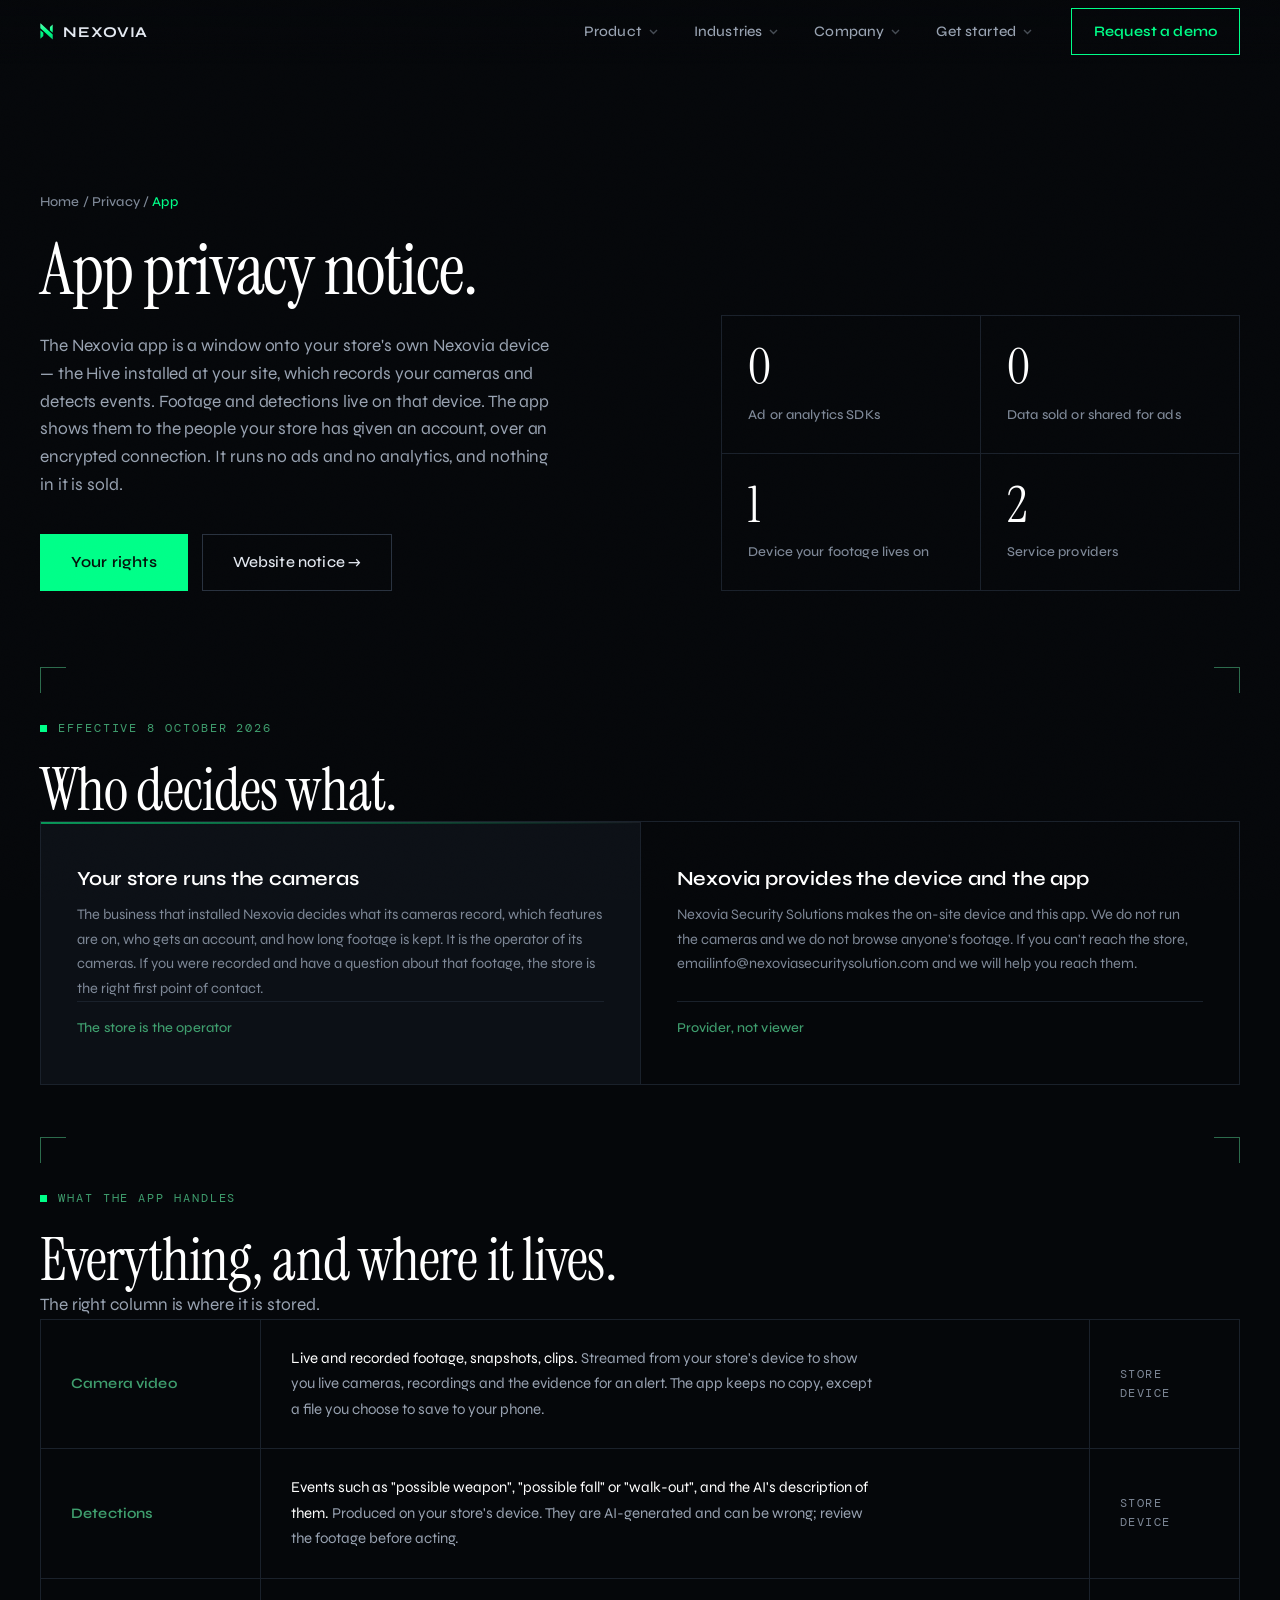
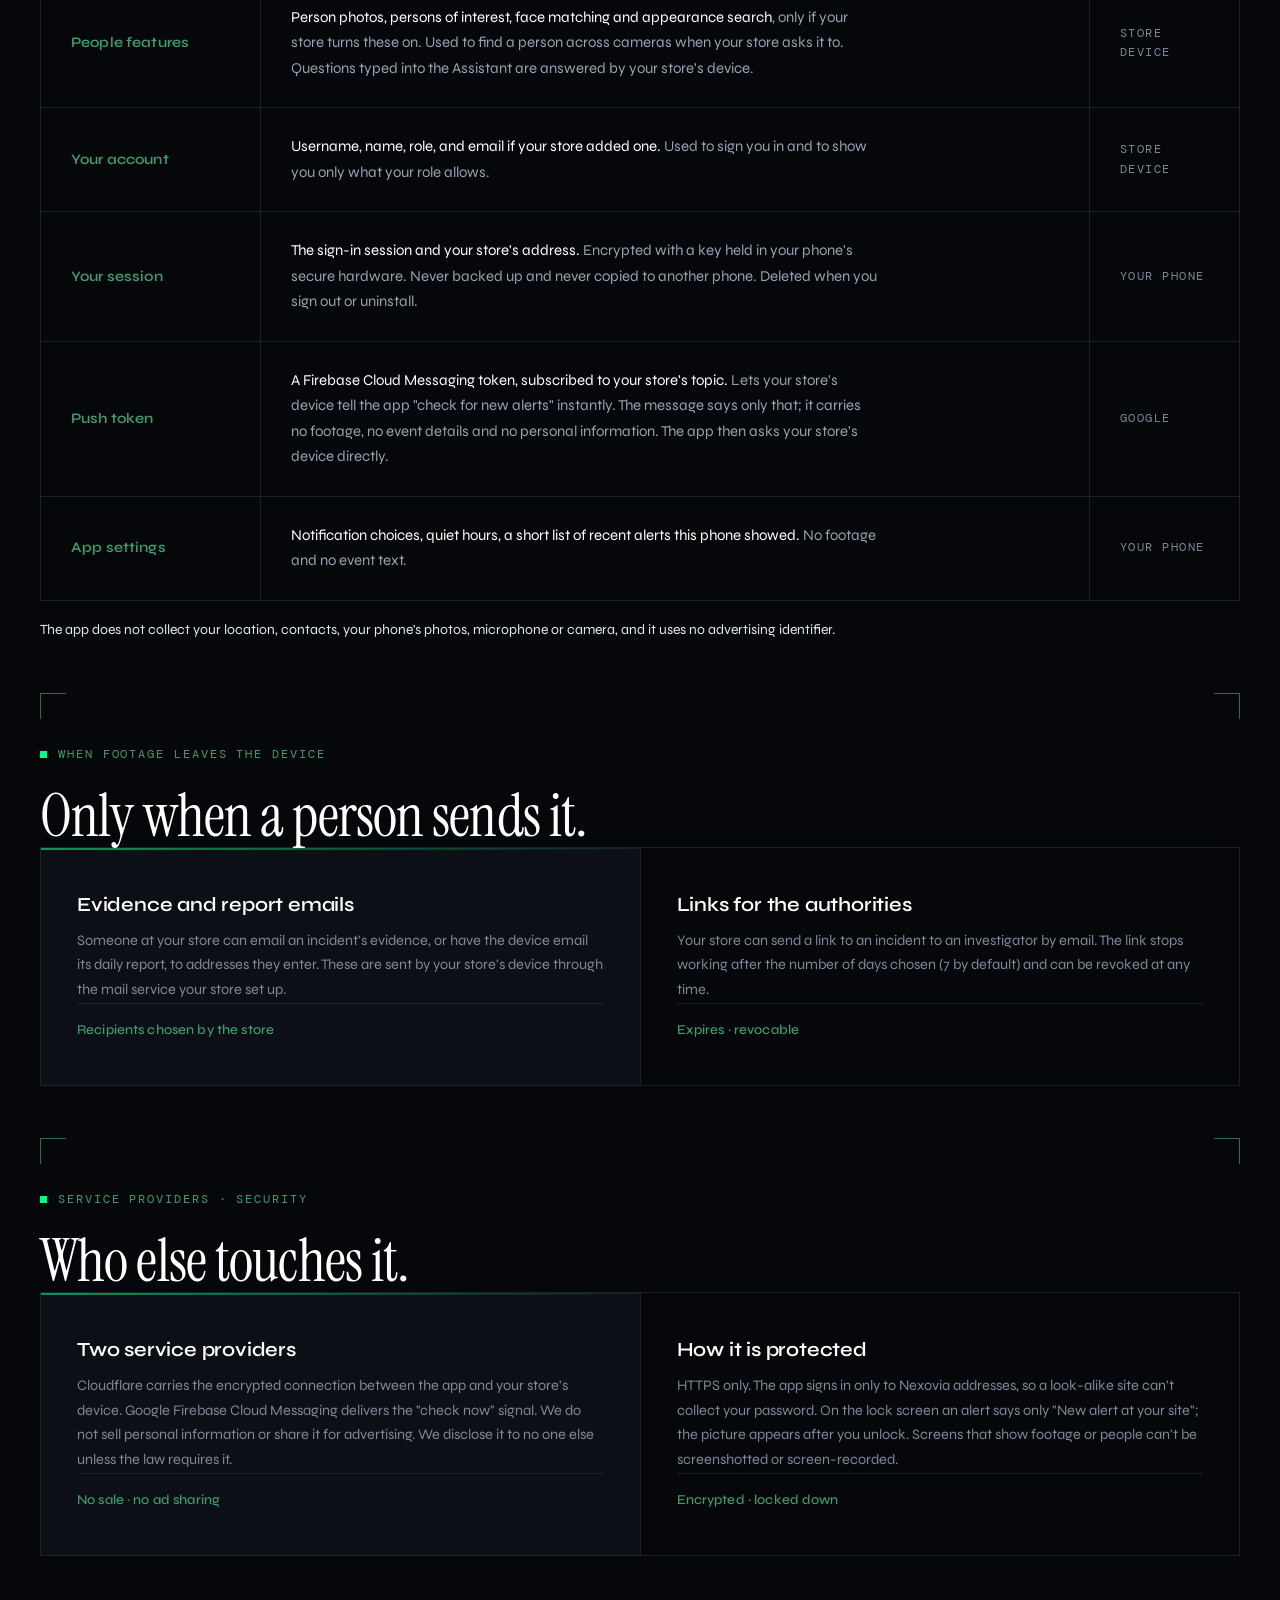
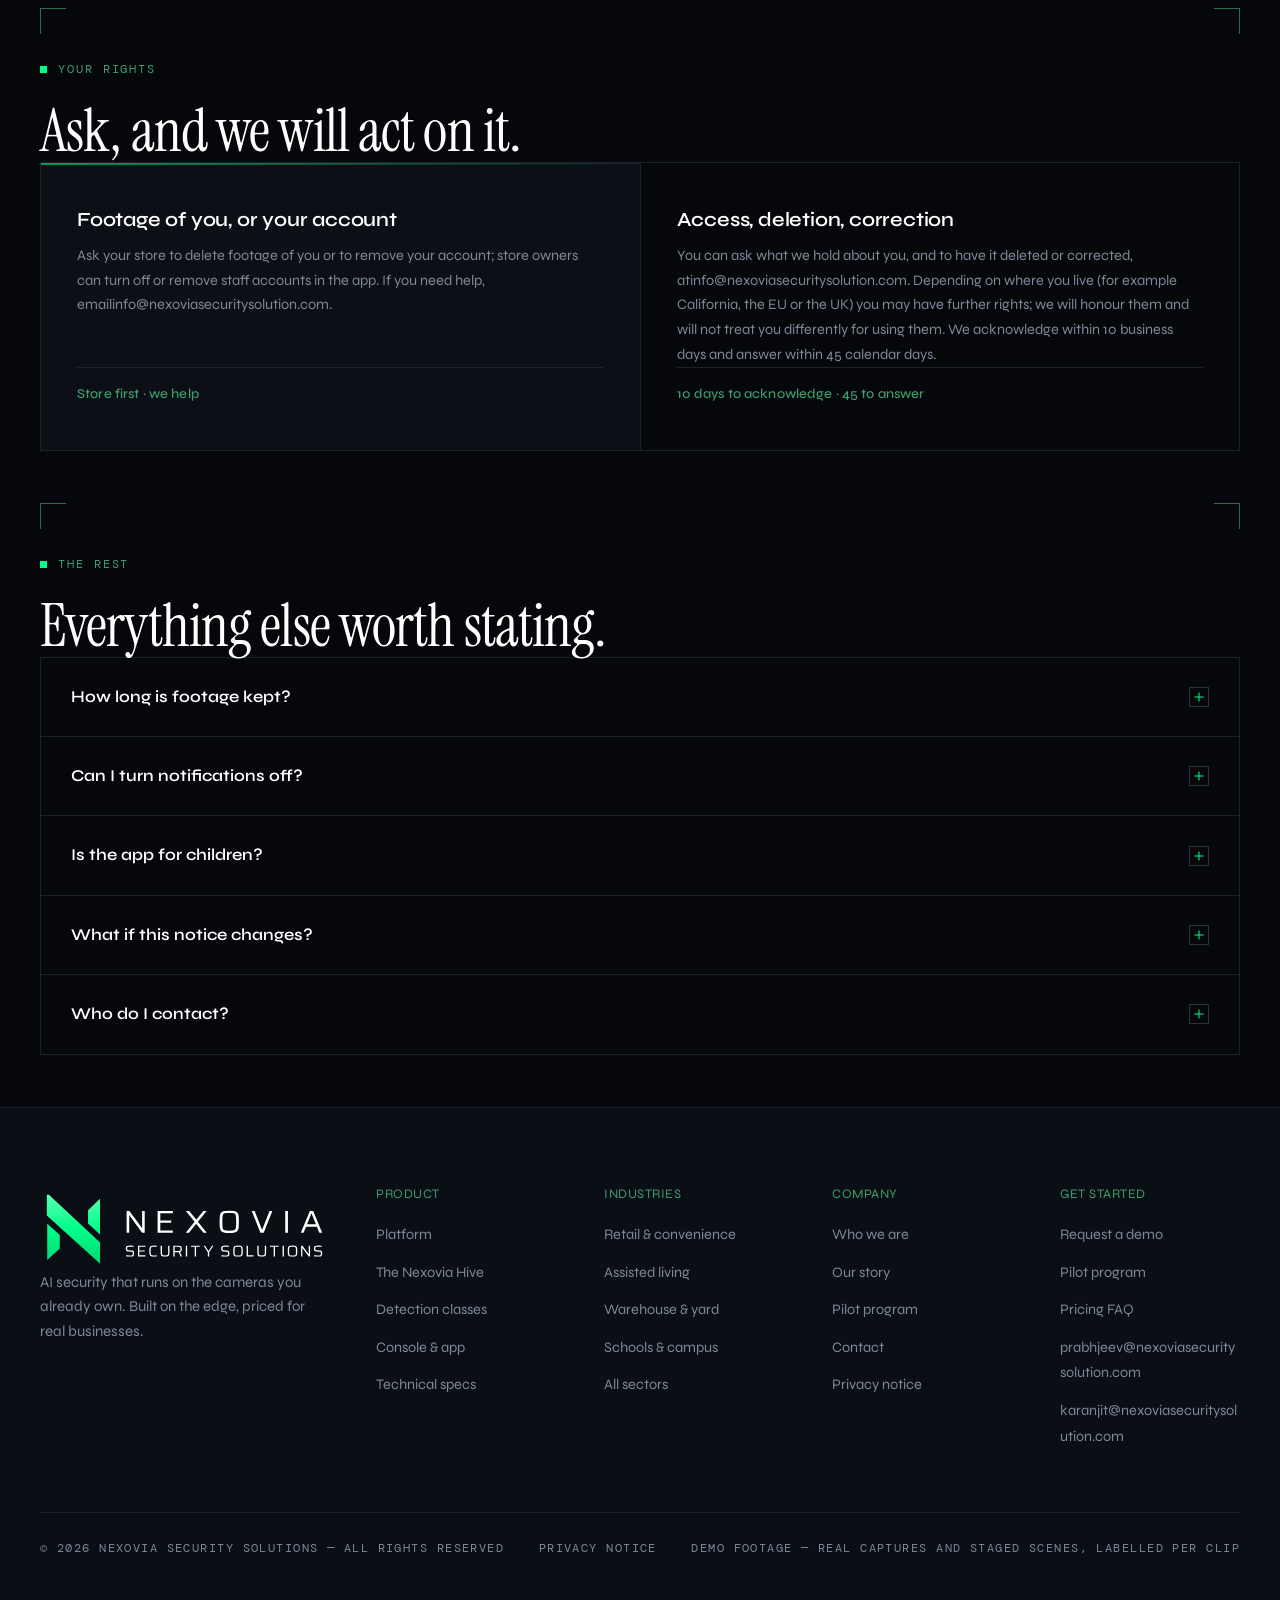
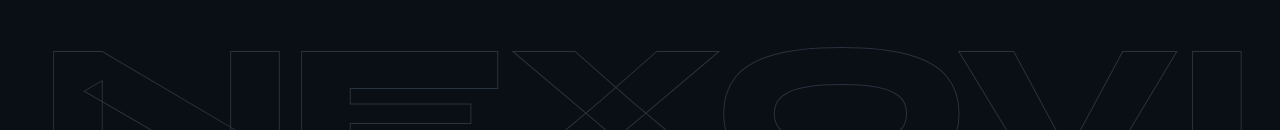
<file: privacy/app/index.html>
<!DOCTYPE html><!-- `class="dark"` switches global.css to its dark token block, so Watermelon
     components render on the brand's dark ground rather than shadcn's default
     light one. site.css still wins for --bg on the body, being unlayered. --><html lang="en" class="dark"><head><meta charset="utf-8"><meta name="viewport" content="width=device-width, initial-scale=1"><title>App Privacy Notice | Nexovia Security Solutions</title><meta name="description" content="What the Nexovia mobile app handles, where it lives, who sees it, and how to exercise your rights. Footage stays on your store's own Nexovia device. No ads, no analytics, no sale of personal information."><!-- Icons resolve from the SITE ROOT, not /assets/img/. Crawlers request
         /favicon.ico directly and ignore these tags, so the root copy is the
         one that decides what Google prints beside the search result — it used
         to be Astro's scaffold logo. Keep the two in sync; see public/favicon.svg.

         .ico first and .svg second is deliberate: browsers that understand SVG
         take the later, richer declaration, and the rest fall back to the .ico. --><link rel="icon" href="/favicon.ico" sizes="32x32"><link rel="icon" href="/favicon.svg" type="image/svg+xml"><link rel="apple-touch-icon" href="/apple-touch-icon.png"><link rel="canonical" href="https://nexoviasecuritysolutions.com/privacy/app/"><!-- Social preview. Without these, pasting a link into WhatsApp, LinkedIn
         or Slack produced a bare URL with no title, no summary and no image —
         on a site whose whole job is to be shared with a prospect. --><meta property="og:type" content="website"><meta property="og:site_name" content="Nexovia Security Solutions"><meta property="og:title" content="App Privacy Notice | Nexovia Security Solutions"><meta property="og:description" content="What the Nexovia mobile app handles, where it lives, who sees it, and how to exercise your rights. Footage stays on your store's own Nexovia device. No ads, no analytics, no sale of personal information."><meta property="og:url" content="https://nexoviasecuritysolutions.com/privacy/app/"><meta property="og:image" content="https://nexoviasecuritysolutions.com/assets/img/og-nexovia.jpg"><meta property="og:image:width" content="1200"><meta property="og:image:height" content="630"><meta property="og:image:alt" content="Nexovia — AI security for existing cameras. Plug in. Detect. Alert."><meta name="twitter:card" content="summary_large_image"><meta name="twitter:title" content="App Privacy Notice | Nexovia Security Solutions"><meta name="twitter:description" content="What the Nexovia mobile app handles, where it lives, who sees it, and how to exercise your rights. Footage stays on your store's own Nexovia device. No ads, no analytics, no sale of personal information."><meta name="twitter:image" content="https://nexoviasecuritysolutions.com/assets/img/og-nexovia.jpg"><link rel="preconnect" href="https://fonts.googleapis.com"><link rel="preconnect" href="https://fonts.gstatic.com" crossorigin><link href="https://fonts.googleapis.com/css2?family=DM+Mono:wght@300;400;500&family=Instrument+Serif:ital@0;1&family=Syne:wght@400;500;600;700;800&display=swap" rel="stylesheet"><!-- must stay after the Tailwind entry above. ?v= is a build-time content
         hash — see assetVersion() in the frontmatter for why it has to be there. --><link rel="stylesheet" href="/assets/css/site.css?v=e04f79cdd3"><meta name="astro-view-transitions-enabled" content="true"><meta name="astro-view-transitions-fallback" content="animate"><script type="module" src="/_astro/ClientRouter.astro_astro_type_script_index_0_lang.Sx5bM3k1.js"></script><link rel="stylesheet" href="/_astro/Base.irPizhrA.css"></head><body><!-- Cloudflare Scrape Shield rewrites every address AND every mailto href
         into a Cloudflare redirect link that only resolves once its
         decoder script runs. Any ad blocker or privacy extension blocks that
         script, and the visitor is left reading a bracketed placeholder with a
         dead link — which is what was happening on the contact page.

         email_off is Cloudflare’s documented opt-out and needs no dashboard
         access. It wraps the whole document deliberately: the nav builds its
         mailto links from a loop, so wrapping them individually cannot reach
         every one, and a future address would silently miss the treatment.

         Turning off Scrape Shield → Email Address Obfuscation in the
         Cloudflare dashboard would do the same thing globally. --><!--email_off--><header class="site-nav" data-open="false"><div class="site-nav-bar"><a class="site-nav-brand" href="/" data-astro-reload aria-label="Nexovia Security Solutions — home"><img class="site-nav-mark" src="/assets/img/nexovia-mark.svg" alt=""><span>NEXOVIA</span></a><nav class="site-nav-links" aria-label="Main"><div class="site-nav-group"><button type="button" class="site-nav-top">Product<svg class="site-nav-caret" width="9" height="6" viewBox="0 0 9 6" aria-hidden="true"><path d="M1 1l3.5 3.5L8 1" fill="none" stroke="currentColor" stroke-width="1.4"></path></svg></button><div class="site-nav-drop"><ul><li><a href="/platform">Platform</a></li><li><a href="/hive">The Nexovia Hive</a></li><li><a href="/capabilities">Detection classes</a></li><li><a href="/platform#console">Console &amp; app</a></li><li><a href="/hive#specs">Technical specs</a></li></ul></div></div><div class="site-nav-group"><button type="button" class="site-nav-top">Industries<svg class="site-nav-caret" width="9" height="6" viewBox="0 0 9 6" aria-hidden="true"><path d="M1 1l3.5 3.5L8 1" fill="none" stroke="currentColor" stroke-width="1.4"></path></svg></button><div class="site-nav-drop"><ul><li><a href="/industries#retail">Retail &amp; convenience</a></li><li><a href="/industries#care">Assisted living</a></li><li><a href="/industries#warehouse">Warehouse &amp; yard</a></li><li><a href="/industries#education">Schools &amp; campus</a></li><li><a href="/industries">All sectors</a></li></ul></div></div><div class="site-nav-group"><button type="button" class="site-nav-top">Company<svg class="site-nav-caret" width="9" height="6" viewBox="0 0 9 6" aria-hidden="true"><path d="M1 1l3.5 3.5L8 1" fill="none" stroke="currentColor" stroke-width="1.4"></path></svg></button><div class="site-nav-drop"><ul><li><a href="/about">Who we are</a></li><li><a href="/about#story">Our story</a></li><li><a href="/pilot">Pilot program</a></li><li><a href="/contact">Contact</a></li></ul></div></div><div class="site-nav-group"><button type="button" class="site-nav-top">Get started<svg class="site-nav-caret" width="9" height="6" viewBox="0 0 9 6" aria-hidden="true"><path d="M1 1l3.5 3.5L8 1" fill="none" stroke="currentColor" stroke-width="1.4"></path></svg></button><div class="site-nav-drop"><ul><li><a href="/contact">Request a demo</a></li><li><a href="/pilot">Pilot program</a></li><li><a href="/pricing#faq">Pricing FAQ</a></li><li><a href="mailto:prabhjeev@nexoviasecuritysolution.com">Email Prabhjeev</a></li><li><a href="mailto:karanjit@nexoviasecuritysolution.com">Email Karanjit</a></li></ul></div></div></nav><div class="site-nav-right"><a class="site-nav-cta" href="/contact">Request a demo</a><button type="button" class="site-nav-toggle" aria-expanded="false" aria-controls="site-nav-drawer"><span class="site-nav-burger" aria-hidden="true"><i></i><i></i><i></i></span><span class="site-nav-sr">Menu</span></button></div></div><div class="site-nav-drawer" id="site-nav-drawer" hidden><details class="site-nav-acc" name="site-nav-acc"><summary>Product<svg class="site-nav-caret" width="10" height="7" viewBox="0 0 9 6" aria-hidden="true"><path d="M1 1l3.5 3.5L8 1" fill="none" stroke="currentColor" stroke-width="1.4"></path></svg></summary><ul><li><a href="/platform">Platform</a></li><li><a href="/hive">The Nexovia Hive</a></li><li><a href="/capabilities">Detection classes</a></li><li><a href="/platform#console">Console &amp; app</a></li><li><a href="/hive#specs">Technical specs</a></li></ul></details><details class="site-nav-acc" name="site-nav-acc"><summary>Industries<svg class="site-nav-caret" width="10" height="7" viewBox="0 0 9 6" aria-hidden="true"><path d="M1 1l3.5 3.5L8 1" fill="none" stroke="currentColor" stroke-width="1.4"></path></svg></summary><ul><li><a href="/industries#retail">Retail &amp; convenience</a></li><li><a href="/industries#care">Assisted living</a></li><li><a href="/industries#warehouse">Warehouse &amp; yard</a></li><li><a href="/industries#education">Schools &amp; campus</a></li><li><a href="/industries">All sectors</a></li></ul></details><details class="site-nav-acc" name="site-nav-acc"><summary>Company<svg class="site-nav-caret" width="10" height="7" viewBox="0 0 9 6" aria-hidden="true"><path d="M1 1l3.5 3.5L8 1" fill="none" stroke="currentColor" stroke-width="1.4"></path></svg></summary><ul><li><a href="/about">Who we are</a></li><li><a href="/about#story">Our story</a></li><li><a href="/pilot">Pilot program</a></li><li><a href="/contact">Contact</a></li></ul></details><details class="site-nav-acc" name="site-nav-acc"><summary>Get started<svg class="site-nav-caret" width="10" height="7" viewBox="0 0 9 6" aria-hidden="true"><path d="M1 1l3.5 3.5L8 1" fill="none" stroke="currentColor" stroke-width="1.4"></path></svg></summary><ul><li><a href="/contact">Request a demo</a></li><li><a href="/pilot">Pilot program</a></li><li><a href="/pricing#faq">Pricing FAQ</a></li><li><a href="mailto:prabhjeev@nexoviasecuritysolution.com">Email Prabhjeev</a></li><li><a href="mailto:karanjit@nexoviasecuritysolution.com">Email Karanjit</a></li></ul></details><a class="site-nav-drawer-cta" href="/contact">Request a demo</a></div></header><script>
  /* Bound once to document, not to the button.

     <ClientRouter /> swaps the DOM on navigation, so a listener attached to the
     current button dies with it, and this inline script does not re-execute
     after a swap. Delegating to document survives both, and the __nxNav guard
     stops a second binding if this component is ever rendered twice. */
  (function () {
    if (window.__nxNav) return;
    window.__nxNav = true;

    /* A mouse click on a top-level item must not leave it focused: on any
       browser without :has() the dropdown would stay pinned open and a
       second one could be opened over it. Keyboard focus is untouched —
       this only fires for a real pointer press. */
    document.addEventListener('mouseup', function (e) {
      var top = e.target.closest && e.target.closest('.site-nav-top');
      if (top) top.blur();
    });

    var close = function () {
      document.querySelectorAll('.site-nav').forEach(function (nav) {
        nav.dataset.open = 'false';
        var d = nav.querySelector('.site-nav-drawer');
        var b = nav.querySelector('.site-nav-toggle');
        if (d) d.hidden = true;
        if (b) b.setAttribute('aria-expanded', 'false');
        nav.querySelectorAll('.site-nav-acc[open]').forEach(function (x) { x.open = false; });
      });
    };

    document.addEventListener('click', function (e) {
      var btn = e.target.closest ? e.target.closest('.site-nav-toggle') : null;
      if (btn) {
        var nav = btn.closest('.site-nav');
        var drawer = nav.querySelector('.site-nav-drawer');
        var open = nav.dataset.open !== 'true';
        nav.dataset.open = open ? 'true' : 'false';
        drawer.hidden = !open;
        btn.setAttribute('aria-expanded', open ? 'true' : 'false');
        return;
      }
      /* tapping a link inside the drawer should close it — on a same-page
         anchor there is no navigation to close it for us */
      if (e.target.closest && e.target.closest('.site-nav-drawer a')) close();
    });

    document.addEventListener('keydown', function (e) {
      if (e.key === 'Escape') close();
    });

    /* a client-side navigation renders a fresh, closed nav; reset the flag
       state on the new one so a stale open drawer never carries over */
    document.addEventListener('astro:page-load', close);

    /* Nav background on scroll. The nav is queried inside the handler rather
       than closed over: <ClientRouter /> swaps the header on navigation, so a
       captured reference goes stale after the first one. */
    var ticking = false;
    var setScrolled = function () {
      ticking = false;
      var on = window.scrollY > 12 ? 'true' : 'false';
      document.querySelectorAll('.site-nav').forEach(function (nav) {
        if (nav.dataset.scrolled !== on) nav.dataset.scrolled = on;
      });
    };
    window.addEventListener('scroll', function () {
      if (!ticking) { ticking = true; requestAnimationFrame(setScrolled); }
    }, { passive: true });
    document.addEventListener('astro:page-load', setScrolled);
    setScrolled();
  })();
</script><main class="page-body"><section class="page-head"><div class="wrap"><div class="ph-copy"><div class="crumb"><a href="/" data-astro-reload>Home</a> / <a href="/privacy" data-astro-reload>Privacy</a> / <span>App</span></div><h1>App privacy notice.</h1><p class="lede">The Nexovia app is a window onto your store's own Nexovia device — the Hive installed at your site, which records your cameras and detects events. Footage and detections live on that device. The app shows them to the people your store has given an account, over an encrypted connection. It runs no ads and no analytics, and nothing in it is sold.</p><div class="btn-row"><a href="#rights" class="btn btn-primary">Your rights</a><a href="/privacy" class="btn btn-ghost">Website notice →</a></div></div><div class="head-stats rv"><div class="head-stat"><b>0</b><span>Ad or analytics SDKs</span></div><div class="head-stat"><b>0</b><span>Data sold or shared for ads</span></div><div class="head-stat"><b>1</b><span>Device your footage lives on</span></div><div class="head-stat"><b>2</b><span>Service providers</span></div></div></div></section><section class="band-xs"><div class="wrap wrap-wide"><div class="sec-head rv"><div class="eyebrow">Effective 8 October 2026</div><h2>Who decides what.</h2></div><div class="grid g2 rv"><div class="cell"><h3>Your store runs the cameras</h3><p style="font-size:14.5px">The business that installed Nexovia decides what its cameras record, which features are on, who gets an account, and how long footage is kept. It is the operator of its cameras. If you were recorded and have a question about that footage, the store is the right first point of contact.</p><div class="cell-foot">The store is the operator</div></div><div class="cell"><h3>Nexovia provides the device and the app</h3><p style="font-size:14.5px">Nexovia Security Solutions makes the on-site device and this app. We do not run the cameras and we do not browse anyone's footage. If you can't reach the store, email<a href="mailto:info@nexoviasecuritysolution.com">info@nexoviasecuritysolution.com</a> and we will help you reach them.</p><div class="cell-foot">Provider, not viewer</div></div></div></div></section><section class="band-xs"><div class="wrap wrap-wide"><div class="sec-head rv"><div class="eyebrow">What the app handles</div><h2>Everything, and where it lives.</h2><p class="lede">The right column is where it is stored.</p></div><div class="table-scroll"><div class="spec-table rv"><div class="spec-row"><div class="spec-k">Camera video</div><div class="spec-v"><strong>Live and recorded footage, snapshots, clips.</strong> Streamed from your store's device to show you live cameras, recordings and the evidence for an alert. The app keeps no copy, except a file you choose to save to your phone.</div><div class="spec-x">STORE DEVICE</div></div><div class="spec-row"><div class="spec-k">Detections</div><div class="spec-v"><strong>Events such as "possible weapon", "possible fall" or "walk-out", and the AI's description of them.</strong> Produced on your store's device. They are AI-generated and can be wrong; review the footage before acting.</div><div class="spec-x">STORE DEVICE</div></div><div class="spec-row"><div class="spec-k">People features</div><div class="spec-v"><strong>Person photos, persons of interest, face matching and appearance search</strong>, only if your store turns these on. Used to find a person across cameras when your store asks it to. Questions typed into the Assistant are answered by your store's device.</div><div class="spec-x">STORE DEVICE</div></div><div class="spec-row"><div class="spec-k">Your account</div><div class="spec-v"><strong>Username, name, role, and email if your store added one.</strong> Used to sign you in and to show you only what your role allows.</div><div class="spec-x">STORE DEVICE</div></div><div class="spec-row"><div class="spec-k">Your session</div><div class="spec-v"><strong>The sign-in session and your store's address.</strong> Encrypted with a key held in your phone's secure hardware. Never backed up and never copied to another phone. Deleted when you sign out or uninstall.</div><div class="spec-x">YOUR PHONE</div></div><div class="spec-row"><div class="spec-k">Push token</div><div class="spec-v"><strong>A Firebase Cloud Messaging token, subscribed to your store's topic.</strong> Lets your store's device tell the app "check for new alerts" instantly. The message says only that; it carries no footage, no event details and no personal information. The app then asks your store's device directly.</div><div class="spec-x">GOOGLE</div></div><div class="spec-row"><div class="spec-k">App settings</div><div class="spec-v"><strong>Notification choices, quiet hours, a short list of recent alerts this phone showed.</strong> No footage and no event text.</div><div class="spec-x">YOUR PHONE</div></div></div></div><p style="font-size:14px;margin-top:18px" class="rv">The app does not collect your location, contacts, your phone's photos, microphone or camera, and it uses no advertising identifier.</p></div></section><section class="band-xs"><div class="wrap wrap-wide"><div class="sec-head rv"><div class="eyebrow">When footage leaves the device</div><h2>Only when a person sends it.</h2></div><div class="grid g2 rv"><div class="cell"><h3>Evidence and report emails</h3><p style="font-size:14.5px">Someone at your store can email an incident's evidence, or have the device email its daily report, to addresses they enter. These are sent by your store's device through the mail service your store set up.</p><div class="cell-foot">Recipients chosen by the store</div></div><div class="cell"><h3>Links for the authorities</h3><p style="font-size:14.5px">Your store can send a link to an incident to an investigator by email. The link stops working after the number of days chosen (7 by default) and can be revoked at any time.</p><div class="cell-foot">Expires · revocable</div></div></div></div></section><section class="band-xs"><div class="wrap wrap-wide"><div class="sec-head rv"><div class="eyebrow">Service providers · security</div><h2>Who else touches it.</h2></div><div class="grid g2 rv"><div class="cell"><h3>Two service providers</h3><p style="font-size:14.5px"><strong>Cloudflare</strong> carries the encrypted connection between the app and your store's device. <strong>Google Firebase Cloud Messaging</strong> delivers the "check now" signal. We do not sell personal information or share it for advertising. We disclose it to no one else unless the law requires it.</p><div class="cell-foot">No sale · no ad sharing</div></div><div class="cell"><h3>How it is protected</h3><p style="font-size:14.5px">HTTPS only. The app signs in only to Nexovia addresses, so a look-alike site can't collect your password. On the lock screen an alert says only "New alert at your site"; the picture appears after you unlock. Screens that show footage or people can't be screenshotted or screen-recorded.</p><div class="cell-foot">Encrypted · locked down</div></div></div></div></section><section class="band-xs" id="rights"><div class="wrap wrap-wide"><div class="sec-head rv"><div class="eyebrow">Your rights</div><h2>Ask, and we will act on it.</h2></div><div class="grid g2 rv"><div class="cell"><h3>Footage of you, or your account</h3><p style="font-size:14.5px">Ask your store to delete footage of you or to remove your account; store owners can turn off or remove staff accounts in the app. If you need help, email<a href="mailto:info@nexoviasecuritysolution.com">info@nexoviasecuritysolution.com</a>.</p><div class="cell-foot">Store first · we help</div></div><div class="cell"><h3>Access, deletion, correction</h3><p style="font-size:14.5px">You can ask what we hold about you, and to have it deleted or corrected, at<a href="mailto:info@nexoviasecuritysolution.com">info@nexoviasecuritysolution.com</a>. Depending on where you live (for example California, the EU or the UK) you may have further rights; we will honour them and will not treat you differently for using them. We acknowledge within 10 business days and answer within 45 calendar days.</p><div class="cell-foot">10 days to acknowledge · 45 to answer</div></div></div></div></section><section class="band-xs"><div class="wrap wrap-wide"><div class="sec-head rv"><div class="eyebrow">The rest</div><h2>Everything else worth stating.</h2></div><div class="faq rv"><div class="faq-item"><button class="faq-q" aria-expanded="false" aria-controls="a1">How long is footage kept?<span class="sign"></span></button><div class="faq-a" id="a1"><div><p>For the retention period your store chose; the app shows it under Settings › System. Footage an incident needs can be held longer by the store. Signing out deletes the session from your phone, and uninstalling deletes everything the app stored on it.</p></div></div></div><div class="faq-item"><button class="faq-q" aria-expanded="false" aria-controls="a2">Can I turn notifications off?<span class="sign"></span></button><div class="faq-a" id="a2"><div><p>Yes, in the app (Settings › Notifications) or in Android's settings. If you do, the app shows a banner saying alerts can't reach this phone.</p></div></div></div><div class="faq-item"><button class="faq-q" aria-expanded="false" aria-controls="a3">Is the app for children?<span class="sign"></span></button><div class="faq-a" id="a3"><div><p>No. It is a business tool, not directed at anyone under 16, and accounts are created only by a store's own staff.</p></div></div></div><div class="faq-item"><button class="faq-q" aria-expanded="false" aria-controls="a4">What if this notice changes?<span class="sign"></span></button><div class="faq-a" id="a4"><div><p>The effective date at the top changes with it, and a change to what the app handles or who receives it will be stated here rather than quietly revised. Last updated 8 October 2026.</p></div></div></div><div class="faq-item"><button class="faq-q" aria-expanded="false" aria-controls="a5">Who do I contact?<span class="sign"></span></button><div class="faq-a" id="a5"><div><p>Email <a href="mailto:info@nexoviasecuritysolution.com">info@nexoviasecuritysolution.com</a>. A real person reads it. If you are not satisfied, you may complain to the California Privacy Protection Agency, the California Attorney General, or your local data-protection authority.</p></div></div></div></div></div></section></main><footer class="foot"><div class="wrap wrap-wide"><div class="foot-grid"><div class="foot-brand"><a href="/" data-astro-reload class="brand" aria-label="Nexovia Security Solutions — home"><img class="brand-logo" src="/assets/img/nexovia-logo.svg" alt=""></a><p>AI security that runs on the cameras you already own. Built on the edge, priced for real businesses.</p></div><div class="foot-col"><h2>Product</h2><ul><li><a href="/platform">Platform</a></li><li><a href="/hive">The Nexovia Hive</a></li><li><a href="/capabilities">Detection classes</a></li><li><a href="/platform#console">Console &amp; app</a></li><li><a href="/hive#specs">Technical specs</a></li></ul></div><div class="foot-col"><h2>Industries</h2><ul><li><a href="/industries#retail">Retail &amp; convenience</a></li><li><a href="/industries#care">Assisted living</a></li><li><a href="/industries#warehouse">Warehouse &amp; yard</a></li><li><a href="/industries#education">Schools &amp; campus</a></li><li><a href="/industries">All sectors</a></li></ul></div><div class="foot-col"><h2>Company</h2><ul><li><a href="/about">Who we are</a></li><li><a href="/about#story">Our story</a></li><li><a href="/pilot">Pilot program</a></li><li><a href="/contact">Contact</a></li><li><a href="/privacy">Privacy notice</a></li></ul></div><div class="foot-col"><h2>Get started</h2><ul><li><a href="/contact">Request a demo</a></li><li><a href="/pilot">Pilot program</a></li><li><a href="/pricing#faq">Pricing FAQ</a></li><li><a href="mailto:prabhjeev@nexoviasecuritysolution.com">prabhjeev@nexoviasecuritysolution.com</a></li><li><a href="mailto:karanjit@nexoviasecuritysolution.com">karanjit@nexoviasecuritysolution.com</a></li></ul></div></div><!-- CalOPPA (Cal. Bus. & Prof. Code § 22575) wants the privacy link
             conspicuous and wants the word "Privacy" in the link text itself,
             so it sits in the bottom bar as well as the Company column. --><div class="foot-bar"><span>© 2026 NEXOVIA SECURITY SOLUTIONS — ALL RIGHTS RESERVED</span><span><a href="/privacy">PRIVACY NOTICE</a></span><span>DEMO FOOTAGE — REAL CAPTURES AND STAGED SCENES, LABELLED PER CLIP</span></div><div class="foot-word" aria-hidden="true">NEXOVIA</div></div></footer><!-- Legacy behaviour scripts, re-run on every client-side navigation.

         site.js is not optional: 149 of its 165 lines drive scroll reveals, the
         detection tabs, autoplay video, counters, the pricing FAQ, the clock and
         the contact form. Dropping it during the port left `.rv { opacity: 0 }`
         without its `.in` class and every revealed block on every page was
         invisible — 35 of 35 on the homepage, measured.

         `<ClientRouter />` swaps the DOM instead of reloading, and inline
         scripts inserted that way never execute. Left alone, site.js would run
         on the first page and never again: reveals, tabs, the FAQ and the form
         would all die the moment you clicked a nav link.

         Re-executing is safe here because all three are element-guarded, and
         because site.js's only window-level listener sits inside `if (nav)`
         where `.nav` is the OLD nav — an element that no longer exists — so
         nothing accumulates across navigations. The previous tags are removed
         each time so the DOM does not collect dead <script> nodes. --><script>(function(){const nxSrc = ["/assets/js/site.js?v=b98429ea2c","/assets/js/flow.js?v=64d377e8a0","/assets/js/hive-explode.js?v=ef043cd744"];

      (function () {
        /* content-hashed at build time, same reason as the stylesheet above */
        var SRC = nxSrc;
        document.addEventListener('astro:page-load', function () {
          document.querySelectorAll('script[data-nx-behaviour]').forEach(function (s) { s.remove(); });
          SRC.forEach(function (src) {
            var s = document.createElement('script');
            s.src = src;
            s.async = false;                 /* preserve order */
            s.setAttribute('data-nx-behaviour', '');
            document.body.appendChild(s);
          });
        });
      })();
    })();</script><!--/email_off--></body></html>
</file>
<file: assets/css/site.css>
/* ============================================================
   NEXOVIA — Design System
   ============================================================ */

*, *::before, *::after { margin: 0; padding: 0; box-sizing: border-box; }

:root {
  /* Surfaces */
  --bg:          #05070a;
  --bg-2:        #0a0e15;
  --surface:     #0c1016;
  --surface-2:   #11171f;
  --surface-3:   #161d27;
  --nx-border:      #1a212b;
  --nx-border-lit:  #29323f;

  /* Text */
  /* Contrast, WCAG 2.1. Two ratios per token, because this site puts copy on
     two grounds: the page --bg #05070a and raised cards --nx-border #1a212b.
     A token rated only against the page silently fails on a card.

                        on #05070a   on #1a212b
     text   #e3e8f0        16.2:1       13.1:1
     text-2 #98a2b1         7.8:1        6.3:1
     text-3 #7e8897         5.6:1        4.5:1   (body + card/legend copy)
     text-4 #6e7887         4.5:1        3.6:1   (micro-labels, page ground only)

     text-3 was #737d8c and text-4 #5c6675, rated 4.8 and 3.5 against the page
     alone. The 2026-08-20 audit measured every live use: text-4 was carrying
     10–14px eyebrows and micro-labels on all ten pages at 3.47:1, never the
     "AA large" its old note reserved it for — not one use qualified. And
     text-3 dropped to 3.89:1 wherever a card sat under it. Both are lifted to
     clear 4.5:1 in the ground each actually sits on. Keep text-4 off cards. */
  --text:        #e3e8f0;
  --text-2:      #98a2b1;
  --text-3:      #7e8897;
  --text-4:      #6e7887;

  /* Headings sit a step brighter than --text on purpose, so they need their own
     token rather than reusing it. Added 2026-08-19: h1-h4 and .spec-v strong
     hardcoded #fff, which meant they could not follow a ground change. Phase
     5.7's inverted band re-grounded everything around them via tokens and left
     every heading white on near-white — measured 1.1:1. */
  --heading:     #fff;

  /* Brand — three tiers.
     Full-strength green marked every structural role at once (78 rules), so it
     read as texture rather than emphasis. It is now reserved for things the user
     can act on; structure and metadata use the dimmer tiers. */
  --nx-accent:      #00ff88;   /* action: buttons, em, live state, ticks, hovers */
  --nx-accent-mid:  #3f9e6e;   /* structure: eyebrows, section numbers, spec keys  */
  --nx-accent-low:  #2c6b4c;   /* metadata: rules, ticks, decorative marks         */
  --nx-accent-deep: #00c46a;
  --nx-accent-glow: rgba(0,255,136,0.14);
  --nx-accent-film: rgba(0,255,136,0.06);
  --cyan:        #22d3ee;
  --violet:      #8b5cf6;
  --danger:      #ff3b4d;
  --warn:        #ffb020;

  /* Type */
  --mono:  'DM Mono', ui-monospace, monospace;
  --serif: 'Instrument Serif', Georgia, serif;
  --sans:  'Syne', system-ui, -apple-system, sans-serif;

  /* Rhythm */
  --gutter: 40px;
  --maxw: 1360px;
  --nx-radius: 4px;
  --nx-radius-lg: 10px;

  /* Motion */
  --ease: cubic-bezier(0.16, 1, 0.3, 1);
}

html {
  scroll-behavior: smooth;
  scroll-padding-top: 90px;
  -webkit-text-size-adjust: 100%;
}

body {
  background: var(--bg);
  color: var(--text);
  font-family: var(--sans);
  font-size: 16px;
  line-height: 1.6;
  overflow-x: hidden;
  -webkit-font-smoothing: antialiased;
  text-rendering: optimizeLegibility;
}

/* ---------- Atmosphere grid ----------
   Was `body::before` with `position: fixed`, painting behind the entire
   document. Two problems with that: pinned to the viewport it does not move
   when the page does, so it reads as something laid over the screen rather
   than something the page is built on — and it ran under every band equally,
   which is a lot of texture for 12,000px of page.

   It is now scoped to the STAGE sections (the hero and the two pinned
   chapters) and absolutely positioned inside them, so it scrolls with its
   section and reads as structure. It is also what lets the drawn container
   verticals go without the measure feeling lost — see .band::before below. */
.hero-rig::before,
.scrub::before {
  content: '';
  position: absolute;
  inset: 0;
  background-image:
    linear-gradient(rgba(255,255,255,0.016) 1px, transparent 1px),
    linear-gradient(90deg, rgba(255,255,255,0.016) 1px, transparent 1px);
  background-size: 64px 64px;
  pointer-events: none;
  z-index: 0;
}

/* The green scanline wash that used to live on `body::after` is gone.

   It was `mix-blend-mode: screen` over `position: fixed; inset: 0`, so it sat
   on top of the WHOLE document at z-index 9998 — including every detection
   still and every playing clip. It put a green cast on the one set of assets
   whose job is to prove the product, which is a poor trade for a texture
   nobody was meant to consciously notice. Nothing replaces it. */

img, svg, video { display: block; max-width: 100%; }
a { color: inherit; text-decoration: none; }
button { font: inherit; cursor: pointer; }

::selection { background: var(--nx-accent); color: var(--bg); }

/* ---------- Layout primitives ---------- */

.wrap {
  width: 100%;
  max-width: var(--maxw);
  margin-inline: auto;
  padding-inline: var(--gutter);
  position: relative;
  z-index: 1;
}

.wrap-wide { max-width: 1680px; }

section { position: relative; z-index: 1; }

/* Trimmed 2026-08-22. band-lg at 200px top AND bottom is 400px of air between
   two sections, which is most of how the homepage reached 12,410px and
   /platform 11,460px. Both reference sites (Corum, Verkada) run considerably
   denser than this. The rhythm between the four sizes is preserved. */
.band { padding-block: 92px; }
.band-sm { padding-block: 64px; }
.band-lg { padding-block: 140px; }
.band-xs { padding-block: 52px; }

.rule { border-top: 1px solid var(--nx-border); }

/* ---------- Second surface ----------
   Every section painted rgba(0,0,0,0), so the page was one flat
   9,700px sheet with hairlines on it. Ruled sections now carry a
   ground of their own, which is the only way the eye reads a
   section boundary on near-black. */
.band.rule,
.band-lg.rule,
.band-sm.rule,
.band-xs.rule { background: var(--bg-2); }

/* ---------- Registration ticks ----------
   This replaces the drawn container frame: two 1px verticals that ran the FULL
   HEIGHT of every band on every page. The intent was to make the measure
   visible on a ground where whitespace reads as void, and it did — but a
   continuous line repeated down 12,410px of homepage stops being a mark and
   becomes a fixture you cannot unsee. It was the single most-noticed thing on
   the site.

   The measure is now marked where it actually means something: the band's
   opening corners. A 26px L-tick at each, in --nx-accent-low, and nothing in
   between. Same drafting language, stated once per section instead of
   continuously. The atmosphere grid on stage sections carries the rest.

   Drawn with one gradient stack per corner on two pseudo-elements so this
   still needs no extra markup — ::before takes the left corner, ::after the
   right. `background-repeat: no-repeat` on both is what stops them tiling. */
.band, .band-sm, .band-lg, .band-xs { position: relative; }

.band::before,
.band-sm::before,
.band-lg::before,
.band-xs::before,
.band::after,
.band-sm::after,
.band-lg::after,
.band-xs::after {
  content: '';
  position: absolute;
  top: 0;
  z-index: 0;
  width: 26px;
  height: 26px;
  pointer-events: none;
  background-repeat: no-repeat;
  background-image:
    linear-gradient(var(--nx-accent-low), var(--nx-accent-low)),
    linear-gradient(var(--nx-accent-low), var(--nx-accent-low));
  background-size: 26px 1px, 1px 26px;
}

/* left corner: horizontal arm runs right, vertical arm runs down */
.band::before,
.band-sm::before,
.band-lg::before,
.band-xs::before {
  left: max(var(--gutter), calc(50% - 680px));
  background-position: 0 0, 0 0;
}

/* right corner mirrors it */
.band::after,
.band-sm::after,
.band-lg::after,
.band-xs::after {
  right: max(var(--gutter), calc(50% - 680px));
  background-position: 100% 0, 100% 0;
}

@media (max-width: 760px) {
  .band::before, .band-sm::before, .band-lg::before, .band-xs::before,
  .band::after, .band-sm::after, .band-lg::after, .band-xs::after { display: none; }
}

/* ---------- Typography ---------- */

.eyebrow {
  /* Mono KEEPS this one — it is the single section marker per band, and a
     label rather than language. 0.16em instead of 0.28em: at 12px the wider
     tracking broke the phrase into loose letters. */
  font-family: var(--mono);
  font-size: 12px;
  font-weight: 400;
  letter-spacing: 0.16em;
  text-transform: uppercase;
  color: var(--nx-accent-mid);
  display: flex;
  align-items: center;
  gap: 11px;
  margin-bottom: 22px;
}

.eyebrow::before {
  content: '';
  width: 7px;
  height: 7px;
  background: var(--nx-accent);
  flex: none;
}

.eyebrow-c { justify-content: center; }
.eyebrow-c::after {
  content: '';
  width: 7px;
  height: 7px;
  background: var(--nx-accent);
  flex: none;
}

h1, .h1 {
  font-family: var(--serif);
  font-weight: 400;
  font-size: clamp(46px, 6.6vw, 104px);
  line-height: 0.96;
  letter-spacing: -0.02em;
  color: var(--heading);
}

h2, .h2 {
  font-family: var(--serif);
  font-weight: 400;
  font-size: clamp(34px, 4.6vw, 68px);
  line-height: 1.03;
  letter-spacing: -0.015em;
  color: var(--heading);
}

h3, .h3 {
  font-family: var(--sans);
  font-weight: 600;
  font-size: clamp(20px, 2vw, 26px);
  line-height: 1.25;
  color: var(--heading);
  letter-spacing: -0.01em;
}

h4, .h4 {
  font-family: var(--sans);
  font-weight: 600;
  font-size: 17px;
  line-height: 1.35;
  color: var(--heading);
}

em, .accent-em {
  font-style: italic;
  color: var(--nx-accent);
}

.lede {
  font-family: var(--sans);
  font-size: clamp(17px, 1.35vw, 21px);
  font-weight: 400;
  line-height: 1.6;
  letter-spacing: -0.005em;
  color: var(--text-2);
  max-width: 52ch;
}

/* Weight 400, not 300. Syne's 300 has thin joins that fill in against a
   near-black ground at body size; 400 holds them open and reads clearer
   without reading heavier. */
.body-copy {
  font-family: var(--sans);
  font-size: 16.5px;
  font-weight: 400;
  line-height: 1.75;
  color: var(--text-2);
}

/* "Sample data shown." under console captures that carry illustrative data.
   Deliberately quiet: it is a disclosure, not a caption to read. */
.sample-note {
  margin-top: 8px;
  font-family: var(--sans);
  font-size: 11px;
  line-height: 1.4;
  letter-spacing: 0.02em;
  opacity: 0.55;
}

/* general-purpose small prose — Syne, not mono. Mono is for values you compare
   character by character; this class carries sentences. */
.small {
  font-family: var(--sans);
  font-size: 15px;
  line-height: 1.7;
  color: var(--text-3);
  /* the /industries table legend ran to ~181 characters per line at 1440px */
  max-width: 78ch;
}

.tag {
  font-family: var(--sans);
  font-size: 13.5px;
  font-weight: 500;
  letter-spacing: 0.01em;
  color: var(--text-3);
}

.center { text-align: center; }
.center .lede, .center .body-copy { margin-inline: auto; }
.center .eyebrow { justify-content: center; }
.center .eyebrow::after {
  content: '';
  width: 7px; height: 7px;
  background: var(--nx-accent); flex: none;
}

/* ---------- Buttons ---------- */

/* Syne, sentence case, 0.01em — not mono caps at 0.16em.

   Part of the 2026-08-22 type pass. DM Mono was carrying the nav, every
   button, every form label, every card caption and the whole footer, all in
   caps at 0.13–0.28em tracking. Mono earns its place on values you compare
   character by character (latencies, confidences, camera IDs, spec figures)
   and on the one eyebrow per section; it does not earn its place on anything
   that carries language. All-caps at wide tracking is also the slowest setting
   on the page to read, which is a real cost on the thing you most want clicked.

   The markup already says "Request a demo" in sentence case — the shouting was
   entirely `text-transform`. */
.btn {
  display: inline-flex;
  align-items: center;
  gap: 10px;
  font-family: var(--sans);
  font-size: 15.5px;
  font-weight: 500;
  letter-spacing: 0.01em;
  padding: 15px 30px;
  border: 1px solid transparent;
  transition: background 0.3s var(--ease), color 0.3s var(--ease), box-shadow 0.3s var(--ease), border-color 0.3s var(--ease), transform 0.3s var(--ease);
  white-space: nowrap;
}

.btn-primary {
  background: var(--nx-accent);
  color: #04120b;
  font-weight: 600;
}

.btn-primary:hover {
  box-shadow: 0 0 0 1px var(--nx-accent), 0 8px 40px rgba(0,255,136,0.28);
  transform: translateY(-2px);
}

.btn-ghost {
  background: transparent;
  color: var(--text);
  border-color: var(--nx-border-lit);
}

.btn-ghost:hover {
  border-color: var(--nx-accent);
  color: var(--nx-accent);
  background: var(--nx-accent-film);
}

.btn-line {
  padding: 0;
  border: none;
  color: var(--nx-accent);
  background: none;
  position: relative;
}
/* 7.4 — the visual stays 25px tall so nothing reflows, but the tappable area
   is expanded to 44px with a pseudo-element. Padding would have pushed every
   layout this link sits in. */
.btn-line::after {
  content: '';
  position: absolute;
  left: 0; right: 0; top: 50%;
  transform: translateY(-50%);
  height: 44px;
}
.btn-line span { border-bottom: 1px solid rgba(0,255,136,0.3); padding-bottom: 3px; }
.btn-line:hover span { border-color: var(--nx-accent); }

.btn-row {
  display: flex;
  flex-wrap: wrap;
  gap: 14px;
  align-items: center;
}


/* ---------- Page header (interior pages) ---------- */

/* 128px, not 190px. Under a 64px fixed nav, 190px put roughly two thirds of
   the opening fold below the headline on a laptop — and this block opens nine
   pages, so the cost was paid nine times. Together with the .band-lg trim
   below this removes about a screen and a half per page without cutting a
   word. Density is part of what reads as sharp. */
.page-head {
  padding-top: 128px;
  padding-bottom: 76px;
  position: relative;
  overflow: hidden;
}

/* The green radial wash that used to sit here is gone.

   It was the identical ellipse behind the headline on all nine interior
   pages. One page in, it is atmosphere; nine pages in, the eye has learned it
   carries no information and it reads as wallpaper. The page openings are
   differentiated by what they actually contain instead. */

/* Two columns. Every interior page opened with the same single left-hand
   column, leaving the right 50% of the fold 63-71% empty. The stat rail
   fills it with the highest-contrast module in the system. */
.page-head .wrap {
  display: grid;
  grid-template-columns: 1.08fr 0.92fr;
  gap: 72px;
  align-items: end;
}

.page-head h1 {
  font-size: clamp(40px, 5.6vw, 84px);
  max-width: 18ch;
}

.page-head .lede { margin-top: 28px; }
.page-head .btn-row { margin-top: 36px; }

/* stat rail — sits in the right column, aligned to the baseline of the copy */
.head-stats {
  display: grid;
  grid-template-columns: 1fr 1fr;
  gap: 1px;
  background: var(--nx-border);
  border: 1px solid var(--nx-border);
}

.head-stat {
  background: var(--bg);
  padding: 30px 26px 26px;
  transition: background 0.35s;
}
.head-stat:hover { background: var(--surface); }

.head-stat b {
  display: block;
  font-family: var(--serif);
  font-weight: 400;
  font-size: clamp(38px, 3.9vw, 62px);
  line-height: 0.86;
  letter-spacing: -0.03em;
  color: #fff;
  margin-bottom: 12px;
}
.head-stat b i { font-style: normal; font-size: 0.34em; color: var(--nx-accent); letter-spacing: 0; }

/* 12.5px floor, set 2026-08-20. These four are not decorative micro-type:
   they are what a visitor reads to work out what they are looking at. The
   census found 351 elements under 12px site-wide, and the same 288 stay under
   12px at 390px wide, so they are smallest exactly where they are hardest to
   read. Tracking comes down with the size — 0.18em on an 11px mono label
   stretches a word without making it more legible. Genuinely decorative
   micro-type is left alone. */
.head-stat span {
  font-family: var(--sans);
  font-size: 13.5px;
  font-weight: 500;
  letter-spacing: 0.01em;
  color: var(--text-3);
}

.crumb {
  font-family: var(--sans);
  font-size: 13.5px;
  font-weight: 500;
  letter-spacing: 0.01em;
  color: var(--text-3);
  margin-bottom: 22px;
}
.crumb a:hover { color: var(--nx-accent); }
.crumb span { color: var(--nx-accent); }
/* 7.4 — the breadcrumb link is a standalone control, so it gets a 44px tap
   area via a pseudo-element rather than padding, which would push the 22px
   margin below it out of rhythm.

   Bled 3px past each end on 2026-08-20: the word HOME sets its own box at
   38px, so height alone left the target 38 wide. Nothing else here is
   clickable — the separator and the current-page span are both text — so the
   overhang cannot steal a tap from a neighbour. */
.crumb a { position: relative; }
.crumb a::after {
  content: '';
  position: absolute;
  left: -3px; right: -3px; top: 50%;
  transform: translateY(-50%);
  height: 44px;
}

/* ---------- Cards / grids ---------- */

.grid { display: grid; gap: 1px; background: var(--nx-border); border: 1px solid var(--nx-border); }
.g2 { grid-template-columns: repeat(2, 1fr); }
.g3 { grid-template-columns: repeat(3, 1fr); }
.g4 { grid-template-columns: repeat(4, 1fr); }

.cell {
  background: var(--bg);
  padding: 44px 36px;
  position: relative;
  display: flex;
  flex-direction: column;
  align-items: flex-start;
  transition: background 0.4s var(--ease);
}

.cell::before {
  content: '';
  position: absolute;
  top: 0; left: 0;
  width: 100%; height: 2px;
  background: linear-gradient(90deg, var(--nx-accent), transparent);
  transform: scaleX(0);
  transform-origin: left;
  transition: transform 0.5s var(--ease);
}

.cell:hover { background: var(--surface); }

/* Each grid gets one entry point so it is not a uniform hairline mesh. */
.grid > .cell:first-child { background: var(--surface); }
.grid > .cell:first-child::before { transform: scaleX(1); opacity: 0.55; }
/* The lit cell's mark is the grid's entry point, so it runs at full accent. */
.grid > .cell:first-child .cell-icon { color: var(--nx-accent); }

/* ---------- Recessed plate ----------
   This replaces the hairline octagon and its offset ghost twin.

   The doubled outline was reaching for depth, and depth is worth keeping — but
   it was drawn as the same shape printed twice with an offset, which the eye
   reads as misregistration rather than as layers. It was also applied
   inconsistently on purpose: `:nth-child(2n)` hid the ghost and
   `:nth-child(3n)` flipped its direction, so a three-up row showed three
   different marks and the difference read before the icon did.

   Depth now comes from light instead of duplication: a 44px well with a 1px
   highlight along the top edge and an inset shadow at the bottom, so the glyph
   sits IN the surface. It is identical on every cell, which is most of the
   fix, and it survives at 44px on a phone where a 76px octagon could not. */
.cell-icon {
  width: 44px;
  height: 44px;
  background: #070a0e;
  border: 1px solid var(--nx-border);
  border-top-color: var(--nx-border-lit);
  box-shadow:
    inset 0 1px 0 rgba(255, 255, 255, 0.045),
    inset 0 -8px 14px rgba(0, 0, 0, 0.5);
  display: grid;
  place-items: center;
  margin-bottom: 22px;
  position: relative;
  color: var(--nx-accent-mid);
  transition: color 0.35s, border-color 0.35s;
}

.cell:hover .cell-icon {
  color: var(--nx-accent);
  border-color: var(--nx-accent-low);
}

.cell-icon svg { width: 20px; height: 20px; }

.cell h3, .cell .h3 { margin-bottom: 12px; font-size: 20px; }
.cell p { font-family: var(--sans); font-size: 16px; font-weight: 300; line-height: 1.7; color: var(--text-3); }

.cell-foot {
  font-family: var(--sans);
  font-size: 13.5px;
  font-weight: 500;
  letter-spacing: 0.01em;
  color: var(--nx-accent-mid);
  align-self: stretch;
  margin-top: auto;
  padding-top: 26px;
  padding-top: 16px;
  border-top: 1px solid var(--nx-border);
}

/* Honeypot on the contact form.

   Not `display:none` and not `type="hidden"` — the better bots skip both. This
   keeps the field in the layout tree but pushed out of sight, so a script that
   fills every visible-looking input still trips it. aria-hidden and
   tabindex="-1" on the markup keep it away from screen readers and the tab
   order, so nobody using assistive tech can fill it by accident. */
.hp {
  position: absolute;
  left: -9999px;
  width: 1px;
  height: 1px;
  overflow: hidden;
}

/* A real product capture sitting inside a copy column, with a caption saying
   what it is. Distinct from .det-video, which is the full-bleed evidence media
   in the other half of a .split. */
.cap-shot { margin: 0; }
.cap-shot img {
  width: 100%;
  height: auto;
  display: block;
  border: 1px solid var(--nx-border-lit);
}

/* A full phone screenshot is roughly 1:1.65, so at the full width of a column
   it renders a metre tall — measured at 644x1062 inside a copy column and
   602x926 in a split, dwarfing the text beside it. Cap the width so it reads
   as a phone rather than a poster. */
.shot-phone img,
img.shot-phone {
  max-width: 320px;
  width: 100%;
  height: auto;
  display: block;
  border: 1px solid var(--nx-border-lit);
}

/* ---- phone frame ----
   App screenshots read as screenshots until you put a device around them. The
   film does this for every phone panel it shows; the site was presenting bare
   screens with a 1px rule, which is why they looked like cropped images rather
   than a product.

   Deliberately no notch or dynamic island. The three screenshots do not start
   at the same place: nx_app_deterrence carries a real status bar (2:06 / 5G /
   87) where a notch would sit correctly, but nx_app_fall starts at
   "Sites / Guard", so a pill there would sit on top of the title. A clean bezel
   reads as a device on all of them and covers nothing.

   The wrapper is what draws the frame — an <img> cannot carry pseudo-elements,
   so the markup needs the extra element. */
/* The screen takes the shape of the capture inside it.

   Earlier on 2026-08-20 this was a fixed 9:17 box with the capture contained
   inside, on the argument that the leftover band would "read as the dark head
   of the screen rather than a gap". Measured, it does not. The three captures
   are three different shapes — nx_app_guard 0.611, nx_app_fall 0.650,
   nx_app_deterrence 0.493 — and one fixed box cannot fit any two of them:

     /            80px of dead band across the top   (13% of the screen)
     /pilot      111px of dead band across the top   (18% of the screen)
     /capabilities  22px down the left AND right edges — a pillarbox, which
                    never reads as a phone at all

   `contain` shows the whole image inside the box, so anything that is not the
   box's shape buys empty space. `cover` fills it but crops the sides, and
   these captures are tight enough that 24px each side clips real interface
   ("Sites" to "ites", "Home" to "ome"). Letting each screen take its own
   capture's shape costs nothing and loses nothing: one phone per page, so the
   slight difference in device proportion between pages is never seen side by
   side.

   The images carry width/height attributes so the box is still reserved
   before a lazy image lands. Still not a substitute for full-height captures
   from the app — that is what makes every phone the same shape again. */
.phone-frame {
  --screen-bg: #0a100e;
  position: relative;
  max-width: 340px;
  width: 100%;
  margin-inline: auto;
  padding: 11px;
  border-radius: 44px;
  background: linear-gradient(158deg, #1b212a 0%, #0d1116 46%, #070a0e 100%);
  box-shadow:
    inset 0 0 0 1px rgba(255, 255, 255, 0.09),
    inset 0 1px 0 rgba(255, 255, 255, 0.13),
    0 26px 54px -22px rgba(0, 0, 0, 0.9);
}
.phone-frame img,
.phone-frame .shot-phone,
.phone-frame img.shot-phone {
  display: block;
  width: 100%;
  max-width: none;        /* the frame owns the width, the capture the height */
  height: auto;
  border: 0;
  border-radius: 33px;
  background: var(--screen-bg);
}

/* nx_app_deterrence and nx_app_fall stop mid-card, because that is all the
   source had. Anchored to the bottom, that severed edge lands on the screen's
   bottom edge, and this fades it out so it reads as a screen continuing past
   the fold rather than a picture cut off. nx_app_guard ends on its own tab bar
   and is complete, so it does not opt in — fading it would hide real UI. */
.phone-frame.is-cut::before {
  content: '';
  position: absolute;
  left: 11px; right: 11px; bottom: 11px;
  height: 78px;
  border-radius: 0 0 33px 33px;
  background: linear-gradient(to bottom, rgba(10, 16, 14, 0) 0%, rgba(10, 16, 14, 0.86) 72%, rgba(10, 16, 14, 0.97) 100%);
  pointer-events: none;
  z-index: 1;
}

/* Side button — the one piece of device detail worth keeping, because it is
   what stops the frame reading as a plain rounded rectangle. Was 3px of
   var(--nx-accent-low): a saturated green stripe standing outside the bezel
   edge, which read as a rendering artefact rather than hardware. A real side
   button is the same material as the case. */
.phone-frame::after {
  content: '';
  position: absolute;
  right: -1px;
  top: 23%;
  width: 2px;
  height: 54px;
  border-radius: 2px;
  background: rgba(255, 255, 255, 0.16);
}
@media (max-width: 720px) {
  .phone-frame { max-width: 290px; border-radius: 38px; padding: 9px; }
  .phone-frame img { border-radius: 29px; }
  .phone-frame.is-cut::before {
    left: 9px; right: 9px; bottom: 9px; border-radius: 0 0 29px 29px;
  }
}

/* For a crop of part of an interface rather than a whole phone. Same border,
   no width cap — .shot-phone put this one at 320px in a 644px column, leaving
   half the column empty, because the aspect is near-square rather than 1:1.65. */
img.shot-ui {
  width: 100%;
  height: auto;
  display: block;
  border: 1px solid var(--nx-border-lit);
}
/* A caption is a sentence about the picture, not a value read off it. */
.cap-shot figcaption {
  margin-top: 12px;
  font-family: var(--sans);
  font-size: 14px;
  font-weight: 300;
  line-height: 1.6;
  color: var(--text-4);
}

/* Bordered panel */
.panel {
  border: 1px solid var(--nx-border);
  background: linear-gradient(180deg, var(--surface) 0%, var(--bg) 100%);
  padding: 40px;
  position: relative;
}

.panel-lit { border-color: var(--nx-border-lit); }

.corner-marks::before,
.corner-marks::after {
  content: '';
  position: absolute;
  width: 14px; height: 14px;
  pointer-events: none;
}
.corner-marks::before {
  top: -1px; left: -1px;
  border-top: 1px solid var(--nx-accent-low);
  border-left: 1px solid var(--nx-accent-low);
}
.corner-marks::after {
  bottom: -1px; right: -1px;
  border-bottom: 1px solid var(--nx-accent);
  border-right: 1px solid var(--nx-accent);
}

/* ---------- Stat bar ---------- */

.stats {
  display: grid;
  grid-template-columns: repeat(4, 1fr);
  border-top: 1px solid var(--nx-border);
  border-bottom: 1px solid var(--nx-border);
}

.stat {
  padding: 44px var(--gutter);
  border-right: 1px solid var(--nx-border);
  transition: background 0.35s;
}
.stat:last-child { border-right: none; }
.stat:hover { background: var(--surface); }

/* Bracketed qualifier above the figure. SSTR sets "[ 27 → 14 KN·M ]" over its
   "-48%"; the bracket turns a bare number into a measurement with units and a
   direction, which is most of what makes their stats read as engineering. */
.stat-q {
  display: block;
  font-family: var(--mono);
  font-size: 11px;
  letter-spacing: 0.1em;
  text-transform: uppercase;
  color: var(--nx-accent-mid);
  margin-bottom: 18px;
}
.stat-q::before { content: '[ '; color: var(--nx-accent-low); }
.stat-q::after  { content: ' ]'; color: var(--nx-accent-low); }

.stat-n {
  font-family: var(--serif);
  font-size: clamp(54px, 6.4vw, 116px);
  line-height: 0.84;
  letter-spacing: -0.03em;
  color: #fff;
  margin-bottom: 14px;
}
.stat-n i { font-style: normal; color: var(--nx-accent); font-size: 0.32em; letter-spacing: 0; }

.stat-l {
  font-family: var(--sans);
  font-size: 14px;
  font-weight: 500;
  letter-spacing: 0.01em;
  color: var(--text-3);
}

/* ---------- Reveal animation ---------- */

/* 0.55s, down from 0.9s (and 0.72s from 1.15s in .band-lg).

   The rest of the site answers in 0.2-0.3s — buttons, links, tabs, the nav
   background. A reveal taking three to four times that reads as the page
   still loading rather than as the page arriving, and it is worst on the
   thing it matters most for: 15 of these are the page heading, which is the
   first thing a reader looks for and was taking the best part of a second to
   turn up. The travel comes down with the duration so the movement keeps the
   same speed rather than becoming a lurch.

   The 0.07s stagger ladder below is unchanged; it reads better against a
   shorter reveal, not worse. */
.rv {
  opacity: 0;
  transform: translateY(26px);
  transition: opacity 0.55s var(--ease), transform 0.55s var(--ease);
}
.rv.in { opacity: 1; transform: none; }

.rv-l  { transform: translateX(-24px); }
.rv-r  { transform: translateX(24px); }
.rv-sc { transform: scale(0.972) translateY(16px); }
.band-lg .rv { transform: translateY(40px); transition-duration: 0.72s; }

.d1 { transition-delay: 0.07s; }
.d2 { transition-delay: 0.14s; }
.d3 { transition-delay: 0.21s; }
.d4 { transition-delay: 0.28s; }
.d5 { transition-delay: 0.35s; }
.d6 { transition-delay: 0.42s; }

@media (prefers-reduced-motion: reduce) {
  .rv { opacity: 1; transform: none; transition: none; }
  html { scroll-behavior: auto; }
  *, *::before, *::after { animation-duration: 0.001ms !important; animation-iteration-count: 1 !important; }
}

/* ---------- Footer ---------- */

.foot {
  border-top: 1px solid var(--nx-border);
  background: var(--bg-2);
  padding-top: 80px;
  position: relative;
  z-index: 1;
  overflow: hidden;
}

/* Oversized outlined wordmark, cropped by the page edge. Decorative only — the
   real brand link is at the top of the footer, so this is aria-hidden. */
.foot-word {
  margin: 56px 0 -0.3em;
  font-family: var(--sans);
  font-weight: 800;
  font-size: clamp(76px, 15.2vw, 250px);
  line-height: 0.76;
  letter-spacing: -0.025em;
  text-align: center;
  white-space: nowrap;
  color: transparent;
  -webkit-text-stroke: 1px var(--nx-border-lit);
  user-select: none;
  pointer-events: none;
}

.foot-grid {
  display: grid;
  grid-template-columns: 1.6fr repeat(4, 1fr);
  gap: 48px;
  padding-bottom: 64px;
}

.foot-brand .brand { margin-bottom: 20px; }
.foot-brand p { font-family: var(--sans); font-size: 15px; font-weight: 300; line-height: 1.65; color: var(--text-3); max-width: 34ch; }

.foot-col h2 {
  font-family: var(--sans);
  font-size: 13px;
  font-weight: 600;
  letter-spacing: 0.04em;
  text-transform: uppercase;
  color: var(--nx-accent-mid);
  margin-bottom: 20px;
  font-weight: 400;
}

.foot-col ul { list-style: none; display: flex; flex-direction: column; gap: 12px; }
/* overflow-wrap because the Company and Get started columns now carry the full
   email addresses rather than "Email Prabhjeev". At 37 characters those set a
   min-content floor wider than the column, which is the same thing that pushed
   /privacy past the viewport at 320px and made mobile Safari shrink the page. */
.foot-col a { font-family: var(--sans); font-size: 14.5px; font-weight: 400; color: var(--text-3); transition: color 0.25s; overflow-wrap: anywhere; }
.foot-col a:hover { color: var(--nx-accent); }

.foot-bar {
  border-top: 1px solid var(--nx-border);
  padding-block: 26px;
  display: flex;
  justify-content: space-between;
  align-items: center;
  gap: 20px;
  flex-wrap: wrap;
  font-family: var(--mono);
  /* on all ten pages, and one of the three items is the CalOPPA privacy link */
  font-size: 12px;
  letter-spacing: 0.12em;
  color: var(--text-3);
}

.foot-bar a:hover { color: var(--nx-accent); }

/* ---------- CTA band ---------- */

.cta-band {
  padding-block: 150px;
  text-align: center;
  position: relative;
  border-top: 1px solid var(--nx-border);
  overflow: hidden;
}

.cta-band::before {
  content: '';
  position: absolute;
  top: -180px; left: 50%;
  transform: translateX(-50%);
  width: 760px; height: 600px;
  background: radial-gradient(circle, var(--nx-accent-glow) 0%, transparent 65%);
  pointer-events: none;
}

.cta-band h2 { max-width: 20ch; margin-inline: auto; }
.cta-band .lede { margin: 26px auto 42px; text-align: center; max-width: 52ch; }

/* ============================================================
   HOME — Hero
   ============================================================ */

/* The hero measured 1024px tall against a 900px viewport, which put the primary
   CTA (bottom 914px) and the marquee below the fold on a standard laptop. */
/* ============================================================
   HERO — full-bleed detection frame
   Ambient.ai and Verkada both lead with a full-bleed image of the
   product in a real place, type laid over it. Ours is a real CCTV
   frame with real bounding boxes and real confidence scores, which
   is the one asset a competitor cannot copy.
   ============================================================ */

.hero {
  position: relative;
  min-height: min(88vh, 820px);
  display: flex;
  align-items: center;
  padding-top: 132px;
  padding-bottom: 96px;
  overflow: hidden;
  text-align: left;
}

.hero-shot { position: absolute; inset: 0; z-index: 0; }

.hero-shot img {
  width: 100%;
  height: 100%;
  object-fit: cover;
  object-position: 74% 46%;
}

/* Scrim: opaque enough on the left for type, clearing to the right so the
   detection boxes stay readable as evidence. */
.hero-shot::after {
  content: '';
  position: absolute;
  inset: 0;
  background:
    linear-gradient(90deg, rgba(5,7,10,0.96) 0%, rgba(5,7,10,0.88) 30%, rgba(5,7,10,0.42) 58%, rgba(5,7,10,0.12) 100%),
    linear-gradient(180deg, rgba(5,7,10,0.97) 0%, rgba(5,7,10,0.90) 9%, rgba(5,7,10,0.18) 32%, rgba(5,7,10,0.50) 76%, var(--bg) 100%);
}

.hero .wrap { position: relative; z-index: 1; }
.hero-copy { max-width: 760px; }

.hero h1 {
  font-size: clamp(42px, 5.6vw, 82px);
  line-height: 1.0;
  max-width: none;
  margin: 0 0 26px;
}

.hero .lede {
  max-width: 50ch;
  margin: 0 0 38px;
  font-size: clamp(17px, 1.35vw, 21px);
}

.hero .btn-row { justify-content: flex-start; }

.hero-badge {
  display: inline-flex;
  align-items: center;
  gap: 10px;
  font-family: var(--sans);
  font-size: 13.5px;
  font-weight: 600;
  letter-spacing: 0.01em;
  color: var(--text-2);
  border: 1px solid var(--nx-border-lit);
  background: rgba(5,7,10,0.55);
  backdrop-filter: blur(6px);
  -webkit-backdrop-filter: blur(6px);
  padding: 9px 16px;
  margin-bottom: 26px;
}

.hero-badge b { color: var(--nx-accent); font-weight: 500; }

.hero-credit {
  position: absolute;
  left: 50%;
  transform: translateX(-50%);
  bottom: 28px;
  z-index: 1;
  width: 100%;
  max-width: var(--maxw);
  padding-inline: var(--gutter);
  display: flex;
  align-items: center;
  gap: 10px;
  font-family: var(--mono);
  font-size: 11px;
  letter-spacing: 0.18em;
  text-transform: uppercase;
  color: var(--text-3);
}

.hc-dot {
  width: 6px; height: 6px;
  background: var(--nx-accent);
  box-shadow: 0 0 10px var(--nx-accent);
  animation: breathe 1.6s ease infinite;
  flex: none;
}

@media (max-width: 900px) {
  .hero { min-height: 0; padding-top: 116px; padding-bottom: 92px; }
  .hero-shot img { object-position: 66% 50%; }
  .hero-shot::after {
    background:
      linear-gradient(180deg, rgba(5,7,10,0.90) 0%, rgba(5,7,10,0.72) 40%, rgba(5,7,10,0.88) 74%, var(--bg) 100%);
  }
  .hero-credit { font-size: 10px; letter-spacing: 0.12em; bottom: 20px; }
  .hero-badge { font-size: 9.5px; letter-spacing: 0.1em; padding: 8px 12px; }
}

/* Hero live feed mock */
.feed {
  position: relative;
  border: 1px solid var(--nx-border-lit);
  background: #000;
  aspect-ratio: 16/10;
  overflow: hidden;
  box-shadow: 0 40px 120px -30px rgba(0,0,0,0.9), 0 0 0 1px rgba(0,255,136,0.08);
}

.feed video, .feed img {
  position: absolute;
  inset: 0;
  width: 100%; height: 100%;
  object-fit: cover;
}

.feed-scrim {
  position: absolute;
  inset: 0;
  background: linear-gradient(180deg, rgba(0,0,0,0.55) 0%, transparent 26%, transparent 62%, rgba(0,0,0,0.8) 100%);
  pointer-events: none;
}

.feed-hud {
  position: absolute;
  inset: 0;
  padding: 14px 16px;
  display: flex;
  flex-direction: column;
  justify-content: space-between;
  font-family: var(--mono);
  font-size: 10.5px;
  letter-spacing: 0.1em;
  color: rgba(255,255,255,0.82);
  pointer-events: none;
  text-shadow: 0 1px 4px rgba(0,0,0,0.9);
}

.hud-row { display: flex; justify-content: space-between; align-items: flex-start; gap: 12px; }

.hud-live {
  display: inline-flex;
  align-items: center;
  gap: 7px;
  color: var(--danger);
  font-weight: 500;
}

.hud-live::before {
  content: '';
  width: 6px; height: 6px;
  border-radius: 50%;
  background: var(--danger);
  box-shadow: 0 0 8px var(--danger);
  animation: breathe 1.1s ease infinite;
}

.hud-log { display: flex; flex-direction: column; gap: 3px; font-size: 10px; }
.hud-log b { color: var(--danger); font-weight: 400; }

/* Corner brackets on feed */
.feed-bracket {
  position: absolute;
  width: 22px; height: 22px;
  border-color: var(--nx-accent);
  opacity: 0.75;
  pointer-events: none;
}
.fb-tl { top: 10px; left: 10px; border-top: 1.5px solid; border-left: 1.5px solid; }
.fb-tr { top: 10px; right: 10px; border-top: 1.5px solid; border-right: 1.5px solid; }
.fb-bl { bottom: 10px; left: 10px; border-bottom: 1.5px solid; border-left: 1.5px solid; }
.fb-br { bottom: 10px; right: 10px; border-bottom: 1.5px solid; border-right: 1.5px solid; }

/* ============================================================
   Workflow SVG diagram
   ============================================================ */

.flow-stage {
  border: 1px solid var(--nx-border);
  background:
    radial-gradient(ellipse 80% 60% at 50% 0%, rgba(0,255,136,0.045) 0%, transparent 70%),
    linear-gradient(180deg, var(--surface) 0%, var(--bg) 70%);
  padding: 32px 24px;
  position: relative;
  overflow: hidden;
}

.flow-stage::before {
  content: '';
  position: absolute;
  inset: 0;
  background-image:
    linear-gradient(rgba(255,255,255,0.018) 1px, transparent 1px),
    linear-gradient(90deg, rgba(255,255,255,0.018) 1px, transparent 1px);
  background-size: 32px 32px;
  pointer-events: none;
  mask-image: radial-gradient(ellipse 70% 70% at 50% 50%, #000 20%, transparent 80%);
  -webkit-mask-image: radial-gradient(ellipse 70% 70% at 50% 50%, #000 20%, transparent 80%);
}

.flow-svg { width: 100%; height: auto; position: relative; z-index: 1; }

/* The schematic is authored at 1920 wide. Below ~1200 the smallest labels
   fall under 5px and turn to texture, so scroll it rather than shrink it. */
.flow-hint { display: none; }

@media (max-width: 1200px) {
  .flow-stage {
    overflow-x: auto;
    overscroll-behavior-x: contain;
    padding: 18px 0;
    scrollbar-width: thin;
    scrollbar-color: var(--nx-border-lit) transparent;
  }
  .flow-stage::-webkit-scrollbar { height: 6px; }
  .flow-stage::-webkit-scrollbar-thumb { background: var(--nx-border-lit); }
  .flow-stage > [data-flow] { min-width: 960px; padding-inline: 14px; }
  /* below 1200 the diagram scrolls horizontally, so say so as well */
  .path-hint-swipe { display: inline; }

  .flow-hint {
    display: flex;
    align-items: center;
    gap: 10px;
    font-family: var(--mono);
    font-size: 11px;
    letter-spacing: 0.18em;
    text-transform: uppercase;
    color: var(--text-3);
    padding: 12px 2px 0;
  }
  .flow-hint::before {
    content: '';
    width: 22px; height: 1px;
    background: var(--nx-accent);
    animation: hintslide 1.8s ease-in-out infinite;
  }
}

@keyframes hintslide {
  0%, 100% { transform: translateX(0); opacity: 0.4; }
  50% { transform: translateX(8px); opacity: 1; }
}

/* "Swipe the teardown to read the callouts" is true between 900 and 1200, and
   false below 900.

   Two different breakpoints own this. `.flow-hint` appears under 1200px, but
   hive-explode.js switches the teardown at 900px: it crops the viewBox to the
   stack and re-emits the six callouts as an ordinary <ol class="xl-list">
   underneath. At that point nothing scrolls horizontally — measured at 390 and
   360, document scrollWidth equals clientWidth — so the hint was instructing a
   gesture that does nothing, about callouts already sitting in a list directly
   below it.

   Scoped to #teardown on purpose. /platform's flow schematic keeps the same
   hint and still genuinely scrolls at every width under 1200. */
@media (max-width: 900px) {
  #teardown .flow-hint { display: none; }
}

.flow-caption {
  position: absolute;
  top: 18px; right: 22px;
  font-family: var(--sans);
  font-size: 13px;
  font-weight: 500;
  letter-spacing: 0.01em;
  color: var(--nx-accent);
  opacity: 0.55;
  z-index: 2;
}

/* SVG animation classes */
.dash-flow {
  stroke-dasharray: 9 5;
  animation: dashmove 1.4s linear infinite;
}
@keyframes dashmove { to { stroke-dashoffset: -28; } }

.dash-slow {
  stroke-dasharray: 4 8;
  animation: dashmove 3.2s linear infinite;
}

.pulse-ring { animation: pulsering 3s ease-in-out infinite; transform-box: fill-box; transform-origin: center; }
@keyframes pulsering {
  0%, 100% { opacity: 0.12; }
  50% { opacity: 0.42; }
}

.blink { animation: blink 1.6s steps(1) infinite; }
@keyframes blink { 0%, 60% { opacity: 1; } 61%, 100% { opacity: 0.25; } }

.blink-slow { animation: blink 2.6s steps(1) infinite; }

.node-in {
  opacity: 0;
  animation: nodein 0.7s var(--ease) forwards;
  animation-delay: var(--d, 0s);
}
@keyframes nodein {
  from { opacity: 0; transform: translateY(12px); }
  to { opacity: 1; transform: none; }
}

.scan-line { animation: scansweep 4s ease-in-out infinite; }
@keyframes scansweep {
  0%, 100% { transform: translateY(0); opacity: 0; }
  10% { opacity: 0.8; }
  50% { transform: translateY(86px); opacity: 0.8; }
  90% { opacity: 0; }
}

.bar-grow { transform-box: fill-box; transform-origin: bottom; animation: bargrow 3.4s ease-in-out infinite alternate; }
@keyframes bargrow { from { transform: scaleY(0.45); } to { transform: scaleY(1); } }

/* Flow legend below diagram.
   Superseded by .flow-rail (Phase 5.2) and no longer referenced by any markup —
   kept only because the two responsive overrides further down still name it and
   removing all three is a separate, verifiable cleanup. Do not add new uses. */
.flow-legend {
  display: grid;
  grid-template-columns: repeat(5, 1fr);
  gap: 1px;
  background: var(--nx-border);
  border: 1px solid var(--nx-border);
  border-top: none;
}


/* ============================================================
   Hive exploded view — scroll-scrubbed teardown
   One --p (0 → 1) is set on .scrub by hive-explode.js; every
   layer derives its travel from it, so there is no per-frame JS
   beyond writing that single custom property.
   ============================================================ */

.scrub {
  --p: 0;
  position: relative;
  height: 340vh;
}

/* While a rig is being scrubbed, stop everything looping inside it.

   The signal path carries 31 infinite SVG animations in the same subtree whose
   --p is rewritten on every scroll frame, so each frame invalidated both and
   the scrub dropped 69% of its frames on a 6x-throttled CPU. Paused for the
   length of the gesture that is 24%. The attribute is set by the rig driver in
   hive-explode.js and cleared 140ms after scrolling stops. Costs nothing on
   /hive, which has nothing animating inside its rig to pause. */
.scrub[data-scrubbing] svg * {
  animation-play-state: paused;
}

.scrub-stage {
  position: sticky;
  top: 0;
  height: 100vh;
  display: grid;
  place-items: center;
  overflow: hidden;
}

/* ============================================================
   Phase 5 — the flow pass (ref: thewatch.60fps.fr)
   ============================================================

   Shared vocabulary for the two pinned chapters, and only those two: the
   signal path on / and the Hive teardown on /hive. The reference pins ONE
   subject for 34,000px, which works because it has one subject. We have nine
   bands and a CTA to reach, so two pinned moments read as deliberate where
   five would read as a gimmick.

   Everything below is inert unless a .scrub opts in, so none of it can leak
   into an ordinary band. */

/* ---- 5.1 chapter counter ---- */
.scrub-counter {
  position: absolute;
  /* Clears the fixed nav. The stage is pinned at top:0, so anything above 64px
     here sits behind the nav bar — the counter was invisible at 28px. */
  top: 88px;
  left: var(--gutter, 40px);
  z-index: 4;
  font-family: var(--mono);
  font-size: 12px;
  letter-spacing: 0.22em;
  color: var(--nx-accent-mid);
  pointer-events: none;
  font-variant-numeric: tabular-nums;
}
.scrub.is-flat .scrub-counter { display: none; }

/* ---- 5.3 registration marks ----
   A centre line, a + tick at the top, and hairlines running off to both
   gutters. This extends the drawn container grid the site already has rather
   than inventing a second language, so it is all one absolutely-positioned
   layer with no markup beyond a single empty div. */
.scrub-reg {
  position: absolute;
  inset: 0;
  z-index: 1;
  pointer-events: none;
  opacity: 0.55;
}
.scrub-reg::before {
  /* centre line */
  content: '';
  position: absolute;
  left: 50%; top: 0; bottom: 0;
  width: 1px;
  background: linear-gradient(180deg,
    transparent 0%, var(--nx-border) 14%, var(--nx-border) 86%, transparent 100%);
}
.scrub-reg::after {
  /* + tick, drawn as a crosshair from two gradients on one box.
     Below the nav, like the counter. */
  content: '';
  position: absolute;
  left: 50%; top: 92px;
  width: 13px; height: 13px;
  transform: translateX(-50%);
  background:
    linear-gradient(var(--nx-accent-low), var(--nx-accent-low)) 50% 0 / 1px 100% no-repeat,
    linear-gradient(var(--nx-accent-low), var(--nx-accent-low)) 0 50% / 100% 1px no-repeat;
}
/* hairlines to both gutters, sitting on the optical centre of the stage */
.scrub-rule {
  position: absolute;
  top: 50%;
  height: 1px;
  width: calc(var(--gutter, 40px) + 26px);
  background: var(--nx-border);
  pointer-events: none;
  z-index: 1;
}
.scrub-rule.is-l { left: 0; }
.scrub-rule.is-r { right: 0; }

/* ---- 5.5 two-tone stacked headline ----
   New rhythm without a new font: first line recedes, second lands. */
.stack-h {
  font-family: var(--serif);
  font-weight: 400;
  font-size: clamp(30px, 3.4vw, 50px);
  line-height: 1.04;
  letter-spacing: -0.01em;
  margin: 0 0 18px;
  color: var(--text);
}
.stack-h > span {
  display: block;
  color: var(--text-3);
}

/* ---- 5.6 giant corner numeral ----
   One per pinned chapter, unlabelled, deliberately unexplained. Distinct from
   the stat rail, which always labels its numbers. Outline rather than fill so
   it reads as a graphic and never competes with the copy. */
.scrub-numeral {
  position: absolute;
  right: var(--gutter, 40px);
  bottom: 34px;
  z-index: 1;
  margin: 0;
  font-family: var(--sans);
  font-weight: 800;
  font-size: clamp(64px, 9vw, 152px);
  line-height: 0.8;
  letter-spacing: -0.03em;
  color: transparent;
  -webkit-text-stroke: 1px var(--nx-border-lit);
  user-select: none;
  pointer-events: none;
}

/* ---- 5.4 oversized type behind the subject ----
   Reuses .foot-word's outline treatment rather than inventing one. Sits behind
   the artwork and is occluded by it, which is the whole point — it is texture,
   not a heading, so it is aria-hidden in the markup. */
.scrub-word {
  position: absolute;
  left: 50%;
  top: 50%;
  transform: translate(-50%, -50%);
  z-index: 0;
  font-family: var(--sans);
  font-weight: 800;
  /* 20vw, not 26vw. At 26vw "HIVE" measured 1453px wide in a 1440px viewport —
     both outer letters ran off the edge, so what was left read as two floating
     rectangles rather than a word. The reference lets the subject occlude the
     MIDDLE of its type; the ends have to survive for that to read. */
  font-size: clamp(90px, 20vw, 300px);
  line-height: 0.76;
  letter-spacing: -0.03em;
  white-space: nowrap;
  color: transparent;
  -webkit-text-stroke: 1px var(--nx-border-lit);
  opacity: 0.62;
  user-select: none;
  pointer-events: none;
}

@media (max-width: 900px) {
  /* The pinned rig is already dropped below 900. Take the decoration with it —
     at this width the marks crowd the artwork and the numeral collides with
     the copy. */
  .scrub-reg, .scrub-rule, .scrub-numeral, .scrub-word { display: none; }
}

@media (prefers-reduced-motion: reduce) {
  .scrub-reg, .scrub-rule { display: none; }
}


/* Short viewports: the stage is pinned at top:0 and its contents are centred,
   so on a laptop screen the accumulated rail grows up past the fixed nav and
   "01 — CAPTURE" disappears behind it. Measured at 1024x700 the rail topped out
   at y=14, under a 64px nav.

   Clear the nav, and buy the height back out of the rail's own padding and type
   so the clearance does not just move the clipping to the bottom edge. */
@media (max-height: 860px) {
  #signal-path .scrub-stage { padding-top: 64px; }
  .flow-rail .leg { padding-top: 7px; padding-bottom: 7px; }
  .flow-rail .leg h4, .flow-rail .leg .h4 { font-size: 16px; margin-bottom: 4px; }
  .flow-rail .leg > p { font-size: 13.5px; line-height: 1.55; }
  .flow-rail .leg.is-spent > p { font-size: 12.5px; line-height: 1.45; }
  .leg-lat { margin-top: 7px; }
}

@media (max-width: 1100px) {
  .flow-pin { grid-template-columns: minmax(260px, 34%) 1fr; gap: 30px; }
}

/* Below 900 the rig is already flat. Put the signal path back to a plain
   stacked read: diagram first, then all five legs at full contrast in the
   original five-up rhythm, with no state and no latency reveal to chase. */
@media (max-width: 900px) {
  /* .scrub-stage is `place-items: center`, which is right while pinned but
     stops the flat layout stretching: the grid area sizes to content, so
     `repeat(auto-fit, minmax(240px,1fr))` laid the rail out as THREE 240px
     columns inside a 390px screen. Measured paragraphs at left=289, 536 and
     782, all running off the right edge — three hard failures in
     check:mobile. Stretch the stage and pin the rail to one column. */
  /* minmax(0, 1fr), not the default auto track.

     The diagram sets `.flow-stage > [data-flow] { min-width: 960px }` below
     1200 and scrolls it inside an overflow-x box. An `auto` grid track sizes to
     max-content, so that 960px floor propagated up and made the whole column
     960px wide inside a 390px screen — every paragraph in the rail inherited it
     and ran ~600px off the right edge. minmax(0, …) lets the track shrink below
     its content and hands the overflow back to .flow-stage, which is built to
     scroll. */
  .scrub-stage { justify-items: stretch; grid-template-columns: minmax(0, 1fr); }
  .flow-pin {
    /* flex, not block — `order` below needs a flex or grid parent to mean
       anything. As `display: block` it was silently ignored and the diagram sat
       underneath the five legs, the reverse of the reading order the section
       has always had: show the path, then explain its stages. */
    display: flex;
    flex-direction: column;
    /* width:100% and max-width:100%, NOT width:auto.

       .flow-pin is also a .wrap, and .wrap sets `margin-inline: auto`. Auto
       margins on a grid item beat `justify-items: stretch` and put the box back
       into shrink-to-fit, which resolves to max-content — and max-content here
       is the 960px diagram floor. The track was correctly 390px while the item
       inside it measured 1030px. */
    width: 100%;
    max-width: 100%;
    min-width: 0;
    margin-inline: 0;
    padding-block: 8px 0;
  }
  .flow-art { min-width: 0; max-width: 100%; }
  .flow-rail {
    display: grid;
    grid-template-columns: 1fr;
    gap: 1px;
    background: var(--nx-border);
    border: 1px solid var(--nx-border);
    border-top: none;
    margin-top: 24px;
  }
  .flow-rail .leg {
    background: var(--bg);
    opacity: 1;
    padding: 22px 20px;
    margin-left: 0;
    border-left: none;
  }
  /* max-height, matching the mechanism the pinned rail actually uses. This said
     `grid-template-rows: 1fr` — left over from the first implementation — so it
     reset a property nothing reads any more and the base `max-height: 0` stayed
     in force. Every paragraph in the flat rail was collapsed: five headings and
     no copy. */
  .flow-rail .leg > p,
  .flow-rail .leg.is-spent > p {
    max-height: none;
    opacity: 1;
    font-size: 14px;
    line-height: 1.6;
  }
  .flow-rail .leg .leg-lat { height: 14px; opacity: 1; }
  .flow-art .flow-stage { max-height: none; }
  /* diagram above the legs, matching the old reading order */
  .flow-pin .flow-art { order: -1; }
}

.xl-svg {
  width: 100%;
  height: auto;
  max-height: 88vh;
  display: block;
  /* sealed unit sits closer to camera, pulls back as the stack opens */
  transform: scale(calc(1.22 - var(--p) * 0.22));
  transform-origin: center center;
}

/* layer travel — collapsed stack opens into the exploded stack */
.xl { transition: none; }
.xl-1 { transform: translateY(calc(var(--p) * -355px)); }
.xl-2 { transform: translateY(calc(var(--p) * -213px)); }
.xl-3 { transform: translateY(calc(var(--p) *  -71px)); }
.xl-4 { transform: translateY(calc(var(--p) *   71px)); }
.xl-5 { transform: translateY(calc(var(--p) *  213px)); }
.xl-6 { transform: translateY(calc(var(--p) *  355px)); }

/* callouts only earn their place once the stack has opened */
.xl-label { opacity: clamp(0, calc((var(--p) - 0.34) * 3.4), 1); }

/* the sealed-unit caption fades as it opens */
.xl-closed { opacity: clamp(0, calc(1 - var(--p) * 4), 1); }

.scrub-rail {
  position: absolute;
  left: 50%;
  bottom: 42px;
  transform: translateX(-50%);
  width: min(340px, 60vw);
  height: 2px;
  background: var(--nx-border);
  opacity: clamp(0, calc(1 - var(--p) * 1.6), 1);
}
.scrub-rail::after {
  content: '';
  position: absolute;
  inset: 0;
  background: var(--nx-accent);
  transform: scaleX(var(--p));
  transform-origin: left;
}

/* The callout list only exists for the phone layout; on desktop the labels are
   drawn inside the SVG with leader lines. */
.xl-list { display: none; }

@media (max-width: 900px) {
  /* No sticky scrub on touch: present the teardown already open.

     This used to scroll sideways through a 1040px canvas instead of shrinking,
     on the reasoning that the callouts are unreadable below ~1040px. In
     practice that was worse than either: the artwork is 1500 units wide with
     the labels off to the right, so a phone landed on empty margin, showed a
     third of the stack, no labels at all, and no cue that sideways scrolling
     was even possible.

     So the two halves separate instead. hive-explode.js crops the viewBox to
     the stack alone, which lets the diagram fill the screen at a readable size,
     and re-emits the same six callouts as an ordinary list beneath it. Nothing
     scrolls sideways and nothing is unreadable. */
  .scrub { height: auto; }
  .scrub-stage {
    position: static;
    height: auto;
    padding-block: 32px 0;
  }
  .xl-svg { max-height: none; transform: none; }
  .xl-label { display: none; }
  .scrub-rail { display: none; }

  .xl-list {
    display: grid;
    gap: 2px;
    list-style: none;
    margin: 24px 0 0;
    padding: 0;
    border-top: 1px solid var(--nx-border);
  }
  .xl-list li {
    display: flex;
    gap: 14px;
    align-items: baseline;
    padding: 13px 0;
    border-bottom: 1px solid var(--nx-border);
  }
  .xl-list b {
    font-family: var(--mono);
    font-size: 12px;
    font-weight: 400;
    letter-spacing: 0.16em;
    color: var(--nx-accent);
    flex: none;
  }
  .xl-list span { display: block; }
  .xl-list strong {
    display: block;
    font-family: var(--sans);
    font-size: 16px;
    font-weight: 600;
    color: var(--text);
    margin-bottom: 3px;
  }
  .xl-list span {
    font-family: var(--mono);
    font-size: 12.5px;
    font-weight: 300;
    line-height: 1.5;
    color: var(--text-3);
  }
}

@media (prefers-reduced-motion: reduce) {
  .scrub { height: auto; }
  .scrub-stage { position: static; height: auto; }
  .scrub-rail { display: none; }
}

/* ============================================================
   Detection showcase (video tiles)
   ============================================================ */

.det-tabs {
  display: flex;
  gap: 0;
  border: 1px solid var(--nx-border);
  border-bottom: none;
  overflow-x: auto;
  scrollbar-width: none;
}
.det-tabs::-webkit-scrollbar { display: none; }

/* The strip is 600px of tabs. At 390px the container is 344px, so tabs 3 and
   4 begin off-screen at 473px and 623px — and because the scrollbar above is
   hidden, nothing said they were there. The sibling .flow-stage solves the
   same problem with a visible scrollbar plus a "swipe" line; a strip of tabs
   is small enough that a fade on the trailing edge carries it instead.
   Only below 720px, where the strip actually overflows. */
@media (max-width: 720px) {
  .det-tabs {
    -webkit-mask-image: linear-gradient(to right, #000 calc(100% - 44px), transparent 100%);
    mask-image: linear-gradient(to right, #000 calc(100% - 44px), transparent 100%);
  }
}

.det-tab {
  flex: 1;
  min-width: 150px;
  background: var(--bg);
  border: none;
  border-right: 1px solid var(--nx-border);
  padding: 20px 18px;
  text-align: left;
  color: var(--text-3);
  font-family: var(--sans);
  font-size: 15px;
  font-weight: 600;
  letter-spacing: 0.01em;
  transition: background 0.3s, color 0.3s;
  position: relative;
}

.det-tab:last-child { border-right: none; }
.det-tab:hover { background: var(--surface); color: var(--text); }

.det-tab[aria-selected="true"] {
  background: var(--surface);
  color: var(--nx-accent);
}

.det-tab[aria-selected="true"]::after {
  content: '';
  position: absolute;
  left: 0; bottom: -1px;
  width: 100%; height: 2px;
  background: var(--nx-accent);
  z-index: 2;
}

/* --text-3, not --text-4: these sublabels sit on --surface rather than the
   page ground, where text-4 measures 4.27:1 — the one place the token comment
   warns about. text-3 clears 4.5:1 on both. */
.det-tab i {
  display: block;
  font-style: normal;
  font-size: 10px;
  letter-spacing: 0.1em;
  color: var(--text-3);
  margin-top: 5px;
}

.det-stage {
  display: grid;
  grid-template-columns: 1.55fr 1fr;
  border: 1px solid var(--nx-border);
  background: var(--bg);
}

.det-video {
  position: relative;
  background: #000;
  aspect-ratio: 16/9;
  overflow: hidden;
  border-right: 1px solid var(--nx-border);
}

.det-video video, .det-video img {
  width: 100%; height: 100%;
  object-fit: cover;
}

/* The CSS 180 rotation that lived here is gone, and deliberately so.

   It corrected demo_deterence2.mp4, which came off an inverted camera mount and
   was never rotated at source. The client then supplied "detection new.mp4",
   which IS corrected at source — pool at the top, both people upright, and the
   burned-in overlay mirrored as a consequence. Rotating that would have put it
   back upside down.

   The rule is removed rather than left inert: an unused transform keyed to an
   attribute is exactly the kind of thing that gets re-applied by accident to
   the next clip someone drops in. */

.det-panel { padding: 40px 36px; display: flex; flex-direction: column; }

.det-panel h3 { margin-bottom: 14px; }
.det-panel > p { font-family: var(--sans); font-size: 16px; font-weight: 300; line-height: 1.7; color: var(--text-2); margin-bottom: 28px; }

.det-meta { list-style: none; display: flex; flex-direction: column; gap: 0; margin-top: auto; border-top: 1px solid var(--nx-border); }

.det-meta li {
  display: flex;
  justify-content: space-between;
  gap: 16px;
  padding: 13px 0;
  border-bottom: 1px solid var(--nx-border);
  font-family: var(--mono);
  font-size: 12.5px;
}
.det-meta li:last-child { border-bottom: none; }
.det-meta span { font-family: var(--sans); font-weight: 500; color: var(--text-3); letter-spacing: 0.01em; font-size: 13.5px; }
.det-meta b { color: var(--nx-accent); font-weight: 400; }

.det-pane[hidden] { display: none; }

/* Play badge overlay */
.play-badge {
  position: absolute;
  bottom: 14px; left: 16px;
  z-index: 3;
  display: inline-flex;
  align-items: center;
  gap: 8px;
  font-family: var(--sans);
  font-size: 12.5px;
  font-weight: 600;
  letter-spacing: 0.01em;
  color: rgba(255,255,255,0.92);
  background: rgba(0,0,0,0.62);
  backdrop-filter: blur(8px);
  -webkit-backdrop-filter: blur(8px);
  border: 1px solid rgba(255,255,255,0.14);
  padding: 7px 13px;
  pointer-events: none;
}
.play-badge::before {
  content: '';
  width: 6px; height: 6px;
  background: var(--nx-accent);
  border-radius: 50%;
  box-shadow: 0 0 8px var(--nx-accent);
  animation: breathe 1.8s ease infinite;
}

/* ============================================================
   Split feature rows
   ============================================================ */

.split {
  display: grid;
  grid-template-columns: 1fr 1fr;
  gap: 72px;
  align-items: center;
}
/* Grid items default to min-width:auto, which means they refuse to shrink
   below their content's intrinsic width. On /contact at 360px that let the
   form panel settle at 360.61px inside a 360px column, making the whole page
   horizontally scrollable by 1px — enough to rubber-band on iOS. Every other
   route measured 360 exactly. */
.split > * { min-width: 0; }

.split.flip .split-media { order: -1; }

.split-media {
  position: relative;
  border: 1px solid var(--nx-border);
  background: var(--surface);
  overflow: hidden;
}

.split-media img, .split-media video { width: 100%; height: auto; display: block; }

/* Wide banner art, at the full measure of its section rather than squeezed into
   a split column. See the note in hive.astro. */
.arrival-band {
  margin-top: 48px;
  border: 1px solid var(--nx-border);
  background: var(--surface);
  overflow: hidden;
}
.arrival-band img { width: 100%; height: auto; display: block; }

.split-body h2 { font-size: clamp(30px, 3.4vw, 46px); margin-bottom: 22px; }

.check-list { list-style: none; margin-top: 30px; display: flex; flex-direction: column; gap: 16px; }

.check-list li {
  display: flex;
  gap: 14px;
  font-family: var(--sans);
  font-size: 16px;
  font-weight: 300;
  line-height: 1.65;
  color: var(--text-2);
}

.check-list li::before {
  content: '';
  flex: none;
  width: 6px;
  height: 11px;
  margin: 6px 8px 0 4px;
  border: solid var(--nx-accent);
  border-width: 0 1.6px 1.6px 0;
  transform: rotate(45deg);
}

/* ============================================================
   Table / spec list
   ============================================================ */

.spec-table { border: 1px solid var(--nx-border); }

.spec-row {
  display: grid;
  grid-template-columns: 220px 1fr 150px;
  border-bottom: 1px solid var(--nx-border);
  transition: background 0.3s;
}
.spec-row:last-child { border-bottom: none; }
.spec-row:hover { background: var(--surface); }

.spec-k {
  padding: 26px 30px;
  border-right: 1px solid var(--nx-border);
  font-family: var(--sans);
  font-size: 14.5px;
  font-weight: 600;
  letter-spacing: 0.01em;
  color: var(--nx-accent-mid);
  display: flex;
  align-items: center;
}

/* Block, not flex — unlike .spec-k and .spec-x above.

   This cell is the only one of the three that holds prose with inline markup
   (<strong>, and the "coming soon" chips). As a flex container it blockified
   every inline child into a flex item and dropped the whitespace around it, so
   "Everything marked <strong>shipping</strong> in the catalogue" rendered as
   "markedshippingin". 17 cells across /pilot, /hive and /platform were hit.

   align-self keeps the vertical centring that display:flex was providing.
   .spec-k and .spec-x must stay stretched — they draw the column dividers with
   border-right / border-left, which collapse to nothing if the cell is
   centred rather than filling the row. */
/* Sans, not mono — Phase 7.1 finished 2026-08-19.
   7.1 reported prose-in-mono at 34 -> 0. Re-measured across all ten routes it
   was 51, and .spec-v was 34 of them on its own: it was never in 7.1's list of
   twelve rules, because the name says "value" and the assumption was that it
   held values. It does not. It holds four-line explanatory sentences, up to
   187 characters on /privacy.
   The key (.spec-k) and the tag (.spec-x) stay mono. Those are a label and a
   status, they are compared down the column, and they are the brand signature
   7.1 correctly protected. This cell is prose and reads as prose. */
.spec-v {
  /* ran to ~132 characters per line on /platform, /hive and /privacy at
     desktop width; comfortable reading tops out around 75 */
  max-width: 72ch;
  padding: 26px 30px;
  font-family: var(--sans);
  font-size: 15px;
  font-weight: 300;
  color: var(--text-2);
  line-height: 1.7;
  display: block;
  align-self: center;
}
.spec-v strong { color: var(--heading); font-weight: 400; }

.spec-x {
  padding: 26px 30px;
  border-left: 1px solid var(--nx-border);
  font-family: var(--mono);
  font-size: 12px;
  letter-spacing: 0.12em;
  color: var(--text-3);
  display: flex;
  align-items: center;
}

/* ============================================================
   Pricing
   ============================================================ */

.price-grid {
  display: grid;
  grid-template-columns: repeat(3, 1fr);
  gap: 1px;
  background: var(--nx-border);
  border: 1px solid var(--nx-border);
}

.price-card {
  background: var(--bg);
  padding: 46px 38px;
  display: flex;
  flex-direction: column;
  position: relative;
  transition: background 0.4s;
}

.price-card:hover { background: var(--surface); }

/* The green wash is translucent for its first 42%, and the card sits in a
   1px grid whose gaps are painted --nx-border. With no colour of its own the
   card was a window onto that border colour, and the sub-head landing at 10%
   read 4.39:1 — an AA failure caused by a background nobody intended. The
   opaque layer beneath is the card ground the other two plans already have. */
.price-card.featured {
  background:
    linear-gradient(180deg, rgba(0,255,136,0.05) 0%, var(--surface) 42%),
    var(--surface);
}
/* ---- the beam on the recommended plan ----

   This was a React island (Magic UI's BorderBeam). It worked, but measured on
   the production build it cost 46.3KB gzipped of `motion` — and because it was
   the last React component on the site, it also kept the 55.8KB React runtime
   alive on this page after the nav was converted to plain Astro. 102KB for one
   moving line.

   Same effect in CSS, 0KB. A narrow bright arc in a conic gradient, rotated by
   animating a registered custom property, masked down to the 1.5px border ring.
   Rotating a conic gradient around a rectangle reads as a beam travelling the
   edge, which is what the island was drawing along an offset-path.

   @property is what makes it animate at all — a plain custom property is a
   string to the animation engine and would jump from 0 to 360 with nothing in
   between. Where @property is unsupported the gradient still paints, so the
   fallback is a static green glow on one corner rather than a broken card. */
@property --nx-beam {
  syntax: '<angle>';
  initial-value: 0deg;
  inherits: false;
}

.price-card.featured::before {
  content: '';
  position: absolute;
  inset: 0;
  padding: 1.5px;                 /* the ring thickness */
  background: conic-gradient(
    from var(--nx-beam),
    transparent 0 58%,
    var(--nx-accent-mid) 72%,
    var(--nx-accent) 80%,
    transparent 86% 100%
  );
  /* paint only the ring: fill minus content-box, so the middle is cut out */
  -webkit-mask: linear-gradient(#000 0 0) content-box, linear-gradient(#000 0 0);
          mask: linear-gradient(#000 0 0) content-box, linear-gradient(#000 0 0);
  -webkit-mask-composite: xor;
          mask-composite: exclude;
  animation: nx-beam-travel 7s linear infinite;
  pointer-events: none;
  z-index: 1;
}
@keyframes nx-beam-travel { to { --nx-beam: 360deg; } }

/* the flag sits in the top-right corner, exactly where the ring passes */
.price-card.featured .price-flag { z-index: 2; }

/* Decoration is precisely what a person with vestibular sensitivity wants
   stopped, so this gets no exemption. The card keeps its green wash, so the
   "most sites land here" emphasis survives without the movement. */
@media (prefers-reduced-motion: reduce) {
  .price-card.featured::before { animation: none; opacity: 0.5; }
}

.price-flag {
  position: absolute;
  top: 0; right: 0;
  font-family: var(--sans);
  font-size: 12.5px;
  font-weight: 600;
  letter-spacing: 0.02em;
  text-transform: uppercase;
  background: var(--nx-accent);
  color: var(--bg);
  padding: 6px 14px;
}

.price-name {
  font-family: var(--sans);
  font-weight: 700;
  font-size: 22px;
  color: #fff;
  margin-bottom: 8px;
  letter-spacing: -0.01em;
}

/* Prose, not a value — see the .spec-v note. Three tier descriptions, two
   lines each, previously 12.5px mono. */
.price-for {
  font-family: var(--sans);
  font-size: 14px;
  font-weight: 300;
  color: var(--text-3);
  line-height: 1.7;
  min-height: 44px;
  margin-bottom: 28px;
}

.price-figure {
  padding-block: 24px;
  border-top: 1px solid var(--nx-border);
  border-bottom: 1px solid var(--nx-border);
  margin-bottom: 30px;
}

.price-cams {
  font-family: var(--serif);
  font-size: 44px;
  line-height: 1;
  color: #fff;
  margin-bottom: 6px;
}
.price-cams i { font-style: normal; font-size: 17px; color: var(--nx-accent); font-family: var(--mono); letter-spacing: 0.1em; margin-left: 4px; }

.price-terms {
  font-family: var(--mono);
  font-size: 11.5px;
  letter-spacing: 0.1em;
  color: var(--text-3);
  line-height: 1.8;
}
.price-terms b { color: var(--nx-accent); font-weight: 400; }

.price-feats { list-style: none; display: flex; flex-direction: column; gap: 13px; margin-bottom: 36px; }

.price-feats li {
  display: flex;
  gap: 11px;
  font-family: var(--sans);
  font-size: 15px;
  font-weight: 300;
  line-height: 1.6;
  color: var(--text-2);
}
.price-feats li::before { content: '+'; color: var(--nx-accent); flex: none; }
.price-feats li.off { color: var(--text-3); }
.price-feats li.off::before { content: '−'; color: var(--text-4); }

.price-card .btn { margin-top: auto; justify-content: center; }

/* Comparison table */
.cmp { width: 100%; border-collapse: collapse; border: 1px solid var(--nx-border); font-family: var(--mono); }
.cmp th, .cmp td { padding: 17px 22px; border-bottom: 1px solid var(--nx-border); text-align: left; font-size: 13px; font-weight: 300; }
.cmp thead th {
  font-size: 12.5px; letter-spacing: 0.12em; text-transform: uppercase;
  color: var(--nx-accent); font-weight: 400; background: var(--surface);
  border-bottom: 1px solid var(--nx-border-lit);
}
.cmp tbody th { color: var(--text-2); font-weight: 400; border-right: 1px solid var(--nx-border); }
.cmp td { color: var(--text-3); text-align: center; }
/* The one prose column in a table of values. /pricing's comparison table is all
   short values and stays mono throughout, which 7.1 was right about;
   /capabilities carries a full sentence per row in the same table shape.
   Replaces a per-cell inline `text-align:left`. */
.cmp td.desc {
  font-family: var(--sans);
  font-size: 14.5px;
  line-height: 1.65;
  text-align: left;
  color: var(--text-2);
}
.cmp td.yes { color: var(--nx-accent); }
.cmp td.no { color: var(--text-3); }
.cmp tbody tr:hover { background: var(--surface); }
.cmp tbody tr:last-child th, .cmp tbody tr:last-child td { border-bottom: none; }

.table-scroll { overflow-x: auto; }

/* ============================================================
   FAQ / accordion
   ============================================================ */

.faq { border: 1px solid var(--nx-border); }

.faq-item { border-bottom: 1px solid var(--nx-border); }
.faq-item:last-child { border-bottom: none; }

.faq-q {
  width: 100%;
  background: none;
  border: none;
  text-align: left;
  padding: 26px 30px;
  display: flex;
  justify-content: space-between;
  align-items: center;
  gap: 24px;
  color: #fff;
  font-family: var(--sans);
  font-weight: 600;
  font-size: 16.5px;
  transition: background 0.3s, color 0.3s;
}

.faq-q:hover { background: var(--surface); color: var(--nx-accent); }

.faq-q .sign {
  flex: none;
  width: 20px; height: 20px;
  position: relative;
  border: 1px solid var(--nx-border-lit);
}
.faq-q .sign::before, .faq-q .sign::after {
  content: '';
  position: absolute;
  background: var(--nx-accent);
  top: 50%; left: 50%;
  transform: translate(-50%, -50%);
  transition: transform 0.35s var(--ease);
}
.faq-q .sign::before { width: 9px; height: 1px; }
.faq-q .sign::after { width: 1px; height: 9px; }
.faq-q[aria-expanded="true"] .sign::after { transform: translate(-50%, -50%) scaleY(0); }

.faq-a {
  display: grid;
  grid-template-rows: 0fr;
  transition: grid-template-rows 0.4s var(--ease);
}
.faq-a.open { grid-template-rows: 1fr; }
.faq-a > div { overflow: hidden; }
.faq-a p {
  font-family: var(--sans);
  font-size: 16px;
  font-weight: 300;
  line-height: 1.7;
  color: var(--text-3);
  padding: 0 30px 28px;
  max-width: 76ch;
}

/* ============================================================
   Forms
   ============================================================ */

.form-grid { display: grid; grid-template-columns: 1fr 1fr; gap: 22px; }
.field-full { grid-column: 1 / -1; }

/* The label has to beat the placeholder, and it was losing.

   Measured 2026-08-20: label 11px at 5.32:1, placeholder 14px at 4.27:1. The
   placeholder was 27% larger than the thing naming it, in near enough the same
   contrast, carrying realistic content ("Jane Okafor", "Okafor Auto Parts") —
   so each field read as already filled in, on the one page that asks a visitor
   to do work. The label is now bigger than it was, brighter, and less
   stretched; the placeholder is dimmer than the label and clears AA (see
   ::placeholder below). */
.field label {
  display: block;
  font-family: var(--sans);
  font-size: 14.5px;
  font-weight: 500;
  letter-spacing: 0.01em;
  color: var(--text-2);
  margin-bottom: 10px;
}

.field input, .field select, .field textarea {
  width: 100%;
  background: var(--surface);
  border: 1px solid var(--nx-border);
  color: var(--text);
  font-family: var(--sans);
  font-size: 15.5px;
  font-weight: 400;
  padding: 14px 16px;
  transition: border-color 0.3s, background 0.3s;
  border-radius: 0;
}

.field textarea { resize: vertical; min-height: 130px; line-height: 1.7; }

.field input:focus, .field select:focus, .field textarea:focus {
  outline: none;
  border-color: var(--nx-accent);
  background: var(--surface-2);
}

/* --text-4 measured 4.27:1 on the field fill — below AA, and placeholder text
   is text. The 2026-08-20 contrast probe missed it because ::placeholder is a
   pseudo-element and that probe walks real elements only. --text-3 clears 4.5
   and still sits a clear step below the label above it. */
.field input::placeholder, .field textarea::placeholder { color: var(--text-3); }

.field select {
  appearance: none;
  background-image: linear-gradient(45deg, transparent 50%, var(--nx-accent) 50%), linear-gradient(135deg, var(--nx-accent) 50%, transparent 50%);
  background-position: calc(100% - 20px) center, calc(100% - 14px) center;
  background-size: 6px 6px, 6px 6px;
  background-repeat: no-repeat;
  padding-right: 44px;
}

.field select option { background: var(--surface); color: var(--text); }

/* --text-3, not --text-4: this is 14px prose under the form fields, not a
   micro-label, and on the panel gradient text-4 measures 4.48:1. */
.form-note {
  font-family: var(--sans);
  font-size: 14px;
  color: var(--text-3);
  line-height: 1.7;
}

/* Contact info blocks */
.contact-line {
  display: flex;
  gap: 16px;
  padding: 22px 0;
  border-bottom: 1px solid var(--nx-border);
}
.contact-line:last-child { border-bottom: none; }
.contact-line .ci { flex: none; width: 34px; height: 34px; border: 1px solid var(--nx-border-lit); display: grid; place-items: center; color: var(--nx-accent); }
.contact-line .ci svg { width: 16px; height: 16px; }
/* The text column, next to the fixed 34px icon. Flex items default to
   min-width:auto, so this refused to shrink below the widest unbreakable run
   it contained — and it contains prabhjeev@nexoviasecuritysolution.com, 37
   characters of mono with no break opportunity. At 360px that pushed the
   column to 288.61px in a 288px space and made the whole page scroll
   horizontally by 1px. Both halves are needed: min-width lets the column
   shrink, overflow-wrap lets the address itself break. */
.contact-line > div:not(.ci) { min-width: 0; }
.contact-line h4, .contact-line .h4 { font-size: 14px; margin-bottom: 4px; }
/* Split 2026-08-19. 7.1 kept .contact-line in mono because it holds "emails,
   phone" — true of the <a>, which is an address you read character by character
   and which stays mono. The <p> beside it is ordinary prose, 105 and 116
   characters, and was only riding on the same selector. */
.contact-line a { font-family: var(--mono); font-size: 13px; font-weight: 300; color: var(--text-3); line-height: 1.7; overflow-wrap: anywhere; }
.contact-line p { font-family: var(--sans); font-size: 15px; font-weight: 300; color: var(--text-3); line-height: 1.7; overflow-wrap: anywhere; }
.contact-line a:hover { color: var(--nx-accent); }

/* ============================================================
   Team (About)
   ============================================================ */

.team-grid { display: grid; grid-template-columns: repeat(3, 1fr); gap: 1px; background: var(--nx-border); border: 1px solid var(--nx-border); }

.member { background: var(--bg); padding: 38px 32px; transition: background 0.35s; }
.member:hover { background: var(--surface); }

.member-av {
  width: 76px; height: 76px;
  border: 1px solid var(--nx-border-lit);
  display: grid;
  place-items: center;
  margin-bottom: 24px;
  font-family: var(--serif);
  font-size: 30px;
  color: var(--nx-accent);
  background: var(--surface);
  position: relative;
  overflow: hidden;
}
.member-av img { width: 100%; height: 100%; object-fit: cover; }

.member h4 { font-size: 18px; margin-bottom: 5px; }
.member .role { font-family: var(--sans); font-size: 14px; font-weight: 500; letter-spacing: 0.01em; color: var(--nx-accent-mid); margin-bottom: 16px; }
.member p { font-family: var(--sans); font-size: 15px; font-weight: 300; line-height: 1.65; color: var(--text-3); }

.placeholder-note {
  border: 1px dashed var(--nx-border-lit);
  background: rgba(255,176,32,0.035);
  padding: 20px 24px;
  font-family: var(--sans);
  font-size: 14px;
  font-weight: 400;
  line-height: 1.75;
  color: var(--warn);
  margin-bottom: 32px;
}
.placeholder-note b { font-weight: 500; letter-spacing: 0.1em; text-transform: uppercase; font-size: 11px; display: block; margin-bottom: 6px; }

/* "Coming soon" — public-facing, unlike .placeholder-note above, which is an
   internal note to the client in amber and must never ship.

   Deliberately quiet: this marks content we have chosen not to invent yet
   (pilot commercial terms, founder bios). It should read as composure, not as
   an unfinished page — so it borrows the accent at low opacity rather than the
   warning colour, and never uses a dashed border. */
.soon-note {
  border: 1px solid var(--nx-border-lit);
  border-left: 2px solid var(--nx-accent-mid, var(--nx-accent));
  background: rgba(0, 255, 136, 0.028);
  padding: 20px 24px;
  font-family: var(--sans);
  font-size: 15px;
  line-height: 1.7;
  color: var(--text-3);
  margin-bottom: 32px;
}
.soon-note b {
  font-family: var(--mono);
  font-weight: 500;
  letter-spacing: 0.14em;
  text-transform: uppercase;
  font-size: 12px;
  color: var(--nx-accent);
  display: block;
  margin-bottom: 8px;
}

/* under a bio */
.soon-inline {
  font-family: var(--sans);
  font-size: 13px;
  font-weight: 600;
  letter-spacing: 0.01em;
  color: var(--text-3);
  opacity: 0.72;
  margin-top: 14px;
}
.soon-inline::before {
  content: '';
  display: inline-block;
  width: 5px; height: 5px;
  margin-right: 9px;
  vertical-align: 1px;
  background: var(--nx-accent);
  opacity: 0.55;
}

/* inline chip inside a spec table cell */
.soon {
  display: inline-block;
  font-family: var(--sans);
  font-size: 13px;
  font-weight: 600;
  letter-spacing: 0.01em;
  color: var(--nx-accent);
  border: 1px solid var(--nx-border-lit);
  background: rgba(0, 255, 136, 0.05);
  padding: 3px 9px;
  margin-left: 4px;
  white-space: nowrap;
}

/* Timeline */
.timeline { border-left: 1px solid var(--nx-border); padding-left: 0; margin-left: 8px; }

.tl-item { position: relative; padding: 0 0 44px 40px; }
.tl-item:last-child { padding-bottom: 0; }

.tl-item::before {
  content: '';
  position: absolute;
  left: -5px; top: 6px;
  width: 9px; height: 9px;
  background: var(--bg);
  border: 1.5px solid var(--nx-accent);
  border-radius: 50%;
}

.tl-date { font-family: var(--mono); font-size: 12px; letter-spacing: 0.2em; text-transform: uppercase; color: var(--nx-accent-mid); margin-bottom: 9px; }
.tl-item h4, .tl-item .h4 { font-size: 18px; margin-bottom: 9px; }
.tl-item p { font-family: var(--sans); font-size: 15px; font-weight: 300; line-height: 1.65; color: var(--text-3); max-width: 62ch; }

/* ============================================================
   Industry cards
   ============================================================ */

.ind-card {
  background: var(--bg);
  border: 1px solid var(--nx-border);
  overflow: hidden;
  display: flex;
  flex-direction: column;
  transition: border-color 0.4s, transform 0.4s var(--ease);
}
.ind-card:hover { border-color: var(--nx-border-lit); transform: translateY(-3px); }

.ind-visual {
  aspect-ratio: 16/9;
  background: var(--surface);
  position: relative;
  overflow: hidden;
  border-bottom: 1px solid var(--nx-border);
}
.ind-visual img { width: 100%; height: 100%; object-fit: cover; opacity: 0.72; transition: opacity 0.4s, transform 0.6s var(--ease); }
.ind-card:hover .ind-visual img { opacity: 1; transform: scale(1.04); }

.ind-visual .chip {
  position: absolute;
  top: 12px; right: 12px;
  font-family: var(--sans);
  font-size: 12.5px;
  font-weight: 600;
  letter-spacing: 0.01em;
  background: rgba(0,0,0,0.7);
  backdrop-filter: blur(6px);
  border: 1px solid rgba(0,255,136,0.3);
  color: var(--nx-accent);
  padding: 5px 11px;
}

.ind-body { padding: 30px 28px; flex: 1; display: flex; flex-direction: column; }

/* Sectors without their own footage get a numbered text card rather than an
   empty media well — a 16:9 void reads as a broken image, not as restraint. */
.ind-card-text .ind-body { padding: 34px 28px 30px; }

.ind-num {
  display: flex;
  align-items: center;
  gap: 12px;
  font-family: var(--mono);
  font-size: 11px;
  letter-spacing: 0.22em;
  color: var(--nx-accent-mid);
  margin-bottom: 18px;
}
.ind-num::after {
  content: '';
  flex: 1;
  height: 1px;
  background: var(--nx-border);
}
.ind-body h3 { font-size: 21px; margin-bottom: 12px; }
.ind-body > p { font-family: var(--sans); font-size: 16px; font-weight: 300; line-height: 1.7; color: var(--text-3); margin-bottom: 22px; }

.chips { display: flex; flex-wrap: wrap; gap: 7px; margin-top: auto; }
.chips span {
  font-family: var(--sans);
  font-size: 13.5px;
  font-weight: 500;
  letter-spacing: 0.01em;
  color: var(--text-3);
  border: 1px solid var(--nx-border);
  padding: 5px 10px;
}

/* ============================================================
   Misc utility
   ============================================================ */

.mt-0 { margin-top: 0; }
.mt-16 { margin-top: 16px; }
.mt-24 { margin-top: 24px; }
.mt-32 { margin-top: 32px; }
.mt-48 { margin-top: 48px; }
.mt-64 { margin-top: 64px; }
.mt-80 { margin-top: 80px; }
.mb-24 { margin-bottom: 24px; }
.mb-48 { margin-bottom: 48px; }
.mb-64 { margin-bottom: 64px; }

.head-block { max-width: 720px; margin-bottom: 60px; }
.head-block.center { margin-inline: auto; }

.two-col-text { display: grid; grid-template-columns: 1fr 1fr; gap: 56px; }

.kicker-num {
  font-family: var(--serif);
  font-size: 64px;
  line-height: 1;
  color: var(--nx-accent-mid);
  opacity: 0.18;
  margin-bottom: 16px;
}

.logo-img { height: 26px; width: auto; }

.marquee {
  border-block: 1px solid var(--nx-border);
  padding-block: 22px;
  overflow: hidden;
  position: relative;
}
.marquee::before, .marquee::after {
  content: '';
  position: absolute; top: 0; bottom: 0;
  width: 140px; z-index: 2; pointer-events: none;
}
.marquee::before { left: 0; background: linear-gradient(90deg, var(--bg), transparent); }
.marquee::after { right: 0; background: linear-gradient(-90deg, var(--bg), transparent); }

.marquee-track {
  display: flex;
  gap: 60px;
  width: max-content;
  animation: slide 34s linear infinite;
}
@keyframes slide { to { transform: translateX(-50%); } }

.marquee-track span {
  font-family: var(--sans);
  font-size: 15px;
  font-weight: 500;
  letter-spacing: 0.02em;
  color: var(--text-4);
  white-space: nowrap;
  display: flex;
  align-items: center;
  gap: 60px;
}
.marquee-track span::after { content: '◆'; color: var(--nx-accent-low); opacity: 0.4; font-size: 8px; }

/* ============================================================
   Responsive
   ============================================================ */

@media (max-width: 1180px) {
  .hero-inner { grid-template-columns: 1fr; gap: 56px; }
  .hero { padding-top: 160px; }
  .foot-grid { grid-template-columns: 1fr 1fr 1fr; gap: 40px; }
  .foot-brand { grid-column: 1 / -1; }
  .det-stage { grid-template-columns: 1fr; }
  .det-video { border-right: none; border-bottom: 1px solid var(--nx-border); }
  .flow-legend { grid-template-columns: repeat(3, 1fr); }
  .g4 { grid-template-columns: repeat(2, 1fr); }
}

@media (max-width: 900px) {
  :root { --gutter: 22px; }

  .band { padding-block: 80px; }
  .band-lg { padding-block: 96px; }
  .band-sm { padding-block: 56px; }

  .page-head { padding-top: 140px; padding-bottom: 56px; }
  .page-head .wrap { grid-template-columns: 1fr; gap: 44px; }
  .page-head .head-stats { grid-column: 1; grid-row: auto; }

  /* minmax(0, 1fr), not 1fr.

     A bare 1fr is minmax(auto, 1fr), and that auto floor is min-content — so
     any single unbreakable string inside a cell sets the track width and the
     track refuses to shrink below it. On /privacy the string was
     "prabhjeev@nexoviasecuritysolution.com": at 320px the grid was 276px wide
     and the cell measured 311, pushing the document to 334 and giving mobile
     Safari a reason to shrink the whole page to fit — which is what "the site
     shows up as desktop" looks like. minmax(0, …) lets the track shrink and
     the wrap rule below breaks the address instead. */
  .g2, .g3, .g4, .grid { grid-template-columns: minmax(0, 1fr); }
  /* long addresses and URLs break rather than widen their container */
  .cell, .cell p, .cell a { overflow-wrap: anywhere; }
  .stats { grid-template-columns: 1fr 1fr; }
  .stat { border-bottom: 1px solid var(--nx-border); }
  .stat:nth-child(2n) { border-right: none; }

  .split { grid-template-columns: 1fr; gap: 40px; }
  .split.flip .split-media { order: 0; }

  .two-col-text { grid-template-columns: 1fr; gap: 32px; }
  .flow-legend { grid-template-columns: 1fr; }
  .price-grid { grid-template-columns: 1fr; }
  .team-grid { grid-template-columns: 1fr; }
  .form-grid { grid-template-columns: 1fr; }

  .spec-row { grid-template-columns: 1fr; }
  .spec-k { border-right: none; border-bottom: 1px solid var(--nx-border); padding: 18px 22px; }
  .spec-v { padding: 18px 22px; }
  .spec-x { border-left: none; border-top: 1px solid var(--nx-border); padding: 14px 22px; }

  .cell { padding: 34px 26px; }
  .panel { padding: 28px 22px; }
  .flow-stage { padding: 20px 12px; }
  .flow-caption { display: none; }

  .cta-band { padding-block: 96px; }
  .det-panel { padding: 30px 24px; }

  /* Tap targets: footer links render ~17px tall on desktop, which is
     well under the 44px touch minimum. Pad them out on small screens. */
  .foot-col ul { gap: 0; }
  .foot-col a {
    display: block;
    padding-block: 12px;
    font-size: 14px;
  }
  .foot-bar { padding-block: 22px; line-height: 2; }
  /* the bottom-bar links are 15px tall, under the 24px WCAG 2.5.8 minimum,
     and are the CalOPPA privacy link — worth hitting first time */
  .foot-bar a { display: inline-flex; align-items: center; min-height: 44px; }
  .crumb a { display: inline-block; padding-block: 8px; }
}

@media (max-width: 560px) {
  .det-meta li { flex-direction: column; gap: 6px; align-items: flex-start; }
  .stats { grid-template-columns: 1fr; }
  .stat { border-right: none; }
  .foot-grid { grid-template-columns: 1fr 1fr; }
  .btn { width: 100%; justify-content: center; }
  .btn-row { flex-direction: column; align-items: stretch; }
  .btn-line { width: auto; }
}

/* ═══════════════ DEPTH: RIM LIGHT + GRAIN ═══════════════
   Two things sell depth on a near-black page, and neither is a glow. A 1px
   top highlight reads as a physical edge catching light, and a faint grain
   stops large flat fields from banding on cheap panels. Both are applied at
   the threshold of visibility on purpose — you should feel them, not see them. */

.panel,
.panel-lit,
.flow-stage,
.price-card.featured,
.grid > .cell:first-child {
  box-shadow: inset 0 1px 0 rgba(255, 255, 255, 0.055);
}

body::after {
  content: '';
  position: fixed;
  inset: 0;
  z-index: 9999;
  pointer-events: none;
  background: url("data:image/svg+xml,%3Csvg xmlns=%27http://www.w3.org/2000/svg%27 width=%27180%27 height=%27180%27%3E%3Cfilter id=%27n%27%3E%3CfeTurbulence type=%27fractalNoise%27 baseFrequency=%270.85%27 numOctaves=%274%27 stitchTiles=%27stitch%27/%3E%3C/filter%3E%3Crect width=%27180%27 height=%27180%27 filter=%27url(%23n)%27/%3E%3C/svg%3E") repeat;
  opacity: 0.028;
  mix-blend-mode: overlay;
}

@media (prefers-reduced-motion: reduce) { body::after { display: none; } }

/* ============================================================
   THE SIGNAL PATH — clicked, not scrubbed  (2026-08-22)
   ============================================================

   Replaces the pinned five-chapter scrub on the homepage. The rationale is in
   the markup comment in src/pages/index.astro; this is only the dressing.

   The one idea worth protecting if this gets refactored: the segment widths
   are the latency budget, set inline as --w (12/18/46/8/16 = 6/9/23/4/8 ms of
   50). The picker is a data graphic that happens to be clickable, not a row of
   tabs that happens to sit above a chart. Do not equalise them. */

.path-pick { margin-top: 52px; }

.path-bar {
  display: flex;
  gap: 2px;
  /* 88px, measured not guessed: the three stacked labels come to 82.6px at
     the body line-height, so 76px clipped every latency figure — the one
     number in the component that has to be readable. Line-heights below are
     pinned for the same reason, so a change to the body leading cannot
     silently re-clip this. */
  height: 88px;
}

.path-seg {
  width: var(--w, 20%);
  min-width: 0;
  background: var(--bg-2);
  border: none;
  border-top: 2px solid var(--nx-border-lit);
  padding: 13px 15px;
  text-align: left;
  overflow: hidden;
  cursor: pointer;
  transition: background 0.3s var(--ease), border-color 0.3s var(--ease);
}

.path-seg:hover { background: var(--surface); }
.path-seg:focus-visible { outline: 2px solid var(--nx-accent); outline-offset: -2px; }

.path-seg.is-on {
  background: var(--surface-2);
  border-top-color: var(--nx-accent);
}

.path-n {
  display: block;
  font-family: var(--mono);
  font-size: 10.5px;
  line-height: 1.2;
  letter-spacing: 0.16em;
  color: var(--text-4);
  white-space: nowrap;
}
.path-seg.is-on .path-n { color: var(--nx-accent-mid); }

.path-t {
  display: block;
  font-size: 14px;
  line-height: 1.25;
  font-weight: 600;
  color: var(--text-3);
  margin-top: 8px;
  white-space: nowrap;
  overflow: hidden;
  text-overflow: ellipsis;
}
.path-seg.is-on .path-t { color: var(--heading); }

.path-ms {
  display: block;
  font-family: var(--mono);
  font-size: 11.5px;
  line-height: 1.2;
  color: var(--text-4);
  margin-top: 7px;
}
.path-seg.is-on .path-ms { color: var(--nx-accent); }

.path-scale {
  display: flex;
  justify-content: space-between;
  align-items: baseline;
  margin-top: 10px;
  font-size: 13px;
  color: var(--text-4);
}
.path-total { font-family: var(--mono); font-size: 12.5px; color: var(--text-3); }
.path-total b { color: var(--nx-accent); font-weight: 400; }

.path-body {
  display: grid;
  grid-template-columns: 340px minmax(0, 1fr);
  gap: 56px;
  margin-top: 44px;
  align-items: start;
}

.path-leg[hidden] { display: none; }
.path-leg h3, .path-leg .h3 { margin-bottom: 14px; }
.path-leg > p {
  font-size: 16px;
  line-height: 1.7;
  color: var(--text-2);
  margin-bottom: 26px;
}

/* key/value rows — the keys are language and set in Syne, the values are
   compared character by character and stay mono */
.path-spec { border-top: 1px solid var(--nx-border); }
.path-spec > div {
  display: flex;
  justify-content: space-between;
  align-items: baseline;
  gap: 16px;
  padding: 12px 0;
  border-bottom: 1px solid var(--nx-border);
}
.path-spec dt { font-size: 13.5px; color: var(--text-3); }
.path-spec dd {
  margin: 0;
  font-family: var(--mono);
  font-size: 12.5px;
  color: var(--text);
  text-align: right;
}

.path-art { position: relative; min-width: 0; }

/* Says out loud that the diagram is clickable. An SVG has no affordance of
   its own beyond the cursor, and the cursor only helps once you are already
   hovering the right place. */
.path-hint {
  display: flex;
  align-items: center;
  gap: 9px;
  margin: 0;
  padding-top: 14px;
  font-size: 13.5px;
  color: var(--text-4);
}
.path-hint::before {
  content: '';
  width: 6px;
  height: 6px;
  background: var(--nx-accent-low);
  flex: none;
}
.path-hint-swipe { display: none; }

/* The oversized outline numeral stays — kept deliberately. It moved off
   .scrub-numeral when this section stopped being a scrub, but the treatment is
   unchanged: outline rather than fill so it reads as a graphic and never
   competes with the copy, unlabelled and deliberately unexplained. Its
   siblings on /hive (.scrub-numeral, .scrub-word) are untouched. */
.path-figure {
  position: absolute;
  right: 0;
  bottom: -22px;
  z-index: 0;
  margin: 0;
  font-family: var(--sans);
  font-weight: 800;
  font-size: clamp(64px, 9vw, 152px);
  line-height: 0.8;
  letter-spacing: -0.03em;
  color: transparent;
  -webkit-text-stroke: 1px var(--nx-border-lit);
  user-select: none;
  pointer-events: none;
}

/* ---------- stage emphasis ----------
   The whole path stays fully lit. An earlier version dimmed the four stages
   you were not on to 0.24 and lit one — which made the diagram read as a
   slideshow with four stages switched off, when the point of drawing the
   whole path is that it is one continuous journey you can see at once.

   Selection is now marked, not spotlit: the picked stage gets its label in
   the accent and a hairline underline beneath it. Clicking a stage explains
   what it does in the copy beside the diagram; it does not turn the rest of
   the picture off. */
.flow-svg .fx { transition: opacity 0.3s var(--ease); }
[data-flow][data-active] .fx { cursor: pointer; }

/* Hover no longer touches opacity. With every stage at full strength there is
   nothing to lift TO — a hover opacity below 1 reads as the stage dimming,
   which is the opposite of "this is clickable". The affordance is the faint
   wash on the hit rect plus the pointer cursor. */
[data-flow][data-active] .fx:hover .fx-hit { fill-opacity: 0.03; }
.flow-svg .fx-hit { fill: #fff; transition: fill-opacity 0.25s var(--ease); }

/* the picked stage names itself in the accent, the way the eyebrow does */
[data-flow][data-active="1"] .fx[data-fx="1"] .fx-label,
[data-flow][data-active="2"] .fx[data-fx="2"] .fx-label,
[data-flow][data-active="3"] .fx[data-fx="3"] .fx-label,
[data-flow][data-active="4"] .fx[data-fx="4"] .fx-label,
[data-flow][data-active="5"] .fx[data-fx="5"] .fx-label { fill: var(--nx-accent); }

/* and carries a rule under that label, so the selection is legible without
   anything else having to go dark */
.fx-rule { opacity: 0; transition: opacity 0.3s var(--ease); }
[data-flow][data-active="1"] .fx[data-fx="1"] .fx-rule,
[data-flow][data-active="2"] .fx[data-fx="2"] .fx-rule,
[data-flow][data-active="3"] .fx[data-fx="3"] .fx-rule,
[data-flow][data-active="4"] .fx[data-fx="4"] .fx-rule,
[data-flow][data-active="5"] .fx[data-fx="5"] .fx-rule { opacity: 1; }

@media (prefers-reduced-motion: reduce) {
  .flow-svg .fx { transition: none; }
}

@media (max-width: 1100px) {
  .path-body { grid-template-columns: minmax(260px, 34%) minmax(0, 1fr); gap: 32px; }
}

@media (max-width: 900px) {
  /* Diagram first, then the picker, then the copy — same reading order the
     section has always had: show the path, then explain its stages.

     align-items MUST be reset to stretch here. The base rule sets
     align-items:start, which is right for the two-column grid (top-align
     the copy against the diagram) — but the moment this becomes a flex
     COLUMN the cross axis is width, and start shrink-wraps every item to
     max-content. The diagram carries min-width:960px below 1200, so
     .path-art measured 986px inside a 346px parent and pushed the whole
     document to 1008px wide; the fixed nav then overflowed on every phone
     size. Measured, not guessed — scripts/mobile-check.mjs caught it on
     all three viewports. */
  .path-body { display: flex; flex-direction: column; align-items: stretch; gap: 28px; }
  .path-art { order: -1; min-width: 0; max-width: 100%; }
  .path-bar { height: 68px; gap: 1px; }
  /* Every segment clears 44px even at 8% of a 390px screen. */
  .path-seg { min-width: 56px; padding: 9px 8px; }
  .path-t { display: none; }
  .path-n { font-size: 11px; }
  .path-ms { margin-top: 6px; font-size: 12px; }
  .path-scale { font-size: 12px; }
  .path-pick { margin-top: 36px; }
  /* same call the pinned rig made: below 900 the numeral collides with copy */
  .path-figure { display: none; }
}

/* ============================================================
   AI detection overlay on a clip  (2026-08-22)
   ============================================================

   Three of the four detection clips carry the model's boxes burned into the
   export. The fall capture does not — its box only exists on the poster still —
   so it is drawn here instead, over the <video>, which is what the product
   actually does to a live feed anyway. Burning it in was not an option: the
   ffmpeg on this machine (the one inside the Remotion package) is built with
   --disable-filters and has no drawbox, drawtext or overlay.

   Geometry is declared per clip in the markup as --l/--t/--w/--h percentages,
   and `data-at` is the second the detection lands. site.js adds .is-on then, so
   the box snaps in on the fall rather than sitting over an empty floor for the
   first three seconds. */
.ai-box {
  position: absolute;
  left: var(--l);
  top: var(--t);
  width: var(--w);
  height: var(--h);
  border: 2px solid var(--nx-accent);
  z-index: 2;
  opacity: 0;
  pointer-events: none;
  transition: opacity 0.12s linear;
}
.ai-box.is-on { opacity: 1; }

/* the label chip sits on the box's top edge, like the burned-in ones do */
.ai-box b {
  position: absolute;
  left: -2px;
  bottom: 100%;
  display: block;
  font-family: var(--mono);
  font-size: 12px;
  font-weight: 400;
  letter-spacing: 0.04em;
  line-height: 1;
  padding: 4px 7px;
  background: var(--nx-accent);
  color: #03080c;
  white-space: nowrap;
}

/* Corner ticks, so it reads as an instrument rather than a plain rectangle —
   the same registration language as the section ticks. */
.ai-box i {
  position: absolute;
  width: 9px;
  height: 9px;
  border: 0 solid #fff;
}
.ai-box i:nth-child(1) { top: -2px;    left: -2px;    border-top-width: 2px;    border-left-width: 2px; }
.ai-box i:nth-child(2) { top: -2px;    right: -2px;   border-top-width: 2px;    border-right-width: 2px; }
.ai-box i:nth-child(3) { bottom: -2px; left: -2px;    border-bottom-width: 2px; border-left-width: 2px; }
.ai-box i:nth-child(4) { bottom: -2px; right: -2px;   border-bottom-width: 2px; border-right-width: 2px; }

@media (prefers-reduced-motion: reduce) {
  .ai-box { transition: none; }
}

@media (max-width: 760px) {
  .ai-box b { font-size: 10.5px; padding: 3px 5px; }
  .ai-box i { width: 7px; height: 7px; }
}
</file>
<file: _astro/index.B9IjTv2u.css>
.hero-h1{margin:0 0 22px;font-size:clamp(38px,4.6vw,68px);line-height:1.02}.hero-lede{max-width:46ch}.hero-eyebrow{margin-bottom:26px}.hero-mark{z-index:3;font-family:var(--mono);letter-spacing:.14em;text-transform:uppercase;color:var(--text-4);font-size:11px;line-height:1.55;position:absolute}.hero-mark b{color:var(--nx-accent-mid);font-weight:400}.hero-m-bl{bottom:96px;left:40px}.hero-m-br{text-align:right;bottom:96px;right:40px}.hero-sticky.is-deep .hero-m-br{opacity:0;transition:opacity .4s}.hero-rig{background:var(--bg);position:relative}.hero-sticky{height:100svh;position:relative;overflow:hidden}.hero-canvas{z-index:0;position:absolute;inset:0}.hero-poster{object-fit:cover;z-index:0;width:100%;height:100%;transition:opacity .6s;position:absolute;inset:0}.hero-canvas[data-film=ready] .hero-poster{opacity:0}.hero-canvas canvas{z-index:1;position:relative}@media (prefers-reduced-motion:reduce){.hero-poster{transition:none}}.hero-canvas:after{content:"";pointer-events:none;background:var(--bg);opacity:var(--fade,0);position:absolute;inset:0}.hero-vig{z-index:1;pointer-events:none;background:radial-gradient(78% 74% at 50% 46%,#05070a00 38%,#05070a4d 72%,#05070aa8 100%);position:absolute;inset:0}.hero-over{z-index:2;max-width:none;height:100%;padding-left:var(--gutter,40px);padding-right:var(--gutter,40px);align-items:center;margin-left:0;margin-right:0;display:flex;position:relative}.hero-copy{max-width:560px;transition:opacity .5s,transform .5s}.hero-sticky.is-deep .hero-copy{opacity:0;pointer-events:none;transform:translateY(-18px)}.hero-over:before{content:"";z-index:-1;pointer-events:none;background:radial-gradient(74% 100% at 0%,#05070aed 0%,#05070ab8 34%,#05070a00 68%);transition:opacity .5s;position:absolute;inset:0}.hero-sticky.is-deep .hero-over:before{opacity:.45}.hero-chapter{z-index:3;font-family:var(--mono);letter-spacing:.16em;text-transform:uppercase;color:var(--text-4);font-size:11.5px;position:absolute;bottom:34px;left:40px}.hero-chapter b{color:var(--nx-accent);font-size:14px;font-weight:400}.hero-app{z-index:4;border:1px solid var(--nx-border-lit);background:#05070af0;width:min(33vw,372px);padding:18px 20px 16px;animation:.45s cubic-bezier(.2,.7,.3,1) both heroAppIn;position:absolute;top:50%;right:40px;transform:translateY(-50%);box-shadow:inset 0 1px #ffffff0f}@keyframes heroAppIn{0%{opacity:0;transform:translate(16px,-50%)}to{opacity:1;transform:translateY(-50%)}}.hero-app[hidden]{display:none}.hero-app-bar{font-family:var(--mono);letter-spacing:.14em;text-transform:uppercase;color:var(--text-4);border-bottom:1px solid var(--nx-border);justify-content:space-between;align-items:baseline;gap:12px;padding-bottom:12px;font-size:10.5px;display:flex}.hero-app-brand{color:var(--nx-accent-mid)}.hero-app-brand b{color:var(--nx-accent);font-weight:400}.hero-app-risk{align-items:baseline;gap:14px;margin:16px 0 12px;display:flex}.hero-app-score{font-family:var(--serif);color:var(--text);font-size:44px;line-height:.85}.hero-app-score i{color:var(--text-4);margin-left:3px;font-size:15px;font-style:normal}.hero-app-sev{font-family:var(--mono);letter-spacing:.16em;border:1px solid;padding:4px 9px;font-size:10.5px}.hero-app-sev.sev-high{color:#f5c33b}.hero-app-sev.sev-critical{color:#ff4d4d}.hero-app-sum{font-family:var(--sans);color:var(--text-2);margin:0 0 16px;font-size:13.5px;line-height:1.5}.hero-app-sec{font-family:var(--mono);letter-spacing:.18em;text-transform:uppercase;color:var(--nx-accent-mid);align-items:center;gap:7px;margin-bottom:9px;font-size:10px;display:flex}.hero-app-sec:before{content:"";background:var(--nx-accent);flex:none;width:6px;height:6px}.hero-app-sec i{color:var(--text-4);letter-spacing:.08em;font-style:normal}.hero-app-why,.hero-app-steps{margin:0 0 18px;padding:0;list-style:none}.hero-app-why li,.hero-app-steps li{font-family:var(--mono);color:var(--text-3);padding:3px 0 3px 19px;font-size:11px;line-height:1.5;animation:.4s both heroRow;position:relative}@keyframes heroRow{0%{opacity:0;transform:translate(-6px)}to{opacity:1;transform:none}}.hero-app-why li:before{content:"→";color:var(--nx-accent-low);position:absolute;left:0}.hero-app-steps{counter-reset:s}.hero-app-steps li{color:var(--text-2);counter-increment:s}.hero-app-steps li:before{content:counter(s, decimal-leading-zero);color:var(--nx-accent);font-size:10.5px;position:absolute;top:6px;left:0}.hero-app-route{border-top:1px solid var(--nx-border);font-family:var(--mono);letter-spacing:.06em;color:var(--text-4);flex-direction:column;gap:5px;padding-top:12px;font-size:11px;display:flex}.hero-app-route b{color:var(--text-2);font-weight:400}@media (width<=1100px){.hero-rig{height:auto}.hero-sticky{height:88svh}.hero-app{z-index:5;width:min(420px,100% - 80px);max-height:calc(88svh - 96px);margin:0;animation:none;position:absolute;top:50%;left:50%;overflow-y:auto;transform:translate(-50%,-50%)}}@media (width<=720px){.hero-sticky{height:92svh;min-height:560px}.hero-canvas{height:auto;position:absolute;inset:0}.hero-over{align-items:flex-end;height:100%;padding:0 20px 26px}.hero-copy{text-shadow:0 1px 14px #05070acc;max-width:none}.hero-eyebrow{text-shadow:0 1px 3px #05070af2,0 0 14px #05070ae6}.hero-over:before{background:linear-gradient(#05070a00 56%,#05070a4d 67%,#05070ac7 82%,#05070aed 100%)}.hero-h1{margin-bottom:12px;font-size:clamp(29px,7.8vw,37px);line-height:1.04}.hero-eyebrow{letter-spacing:.15em;white-space:nowrap;margin-bottom:14px;font-size:11.5px}.hero-lede{font-size:14.5px;line-height:1.52}.hero-copy .btn-row{gap:9px;margin-top:16px}.hero-copy .btn{text-align:center;flex:auto;padding-block:13px}.hero-mark,.hero-chapter{display:none}.hero-app{width:calc(100% - 40px);max-width:340px;max-height:none;padding:13px 15px 12px;top:84px;overflow:visible;transform:translate(-50%)}.hero-app-route{display:none}.hero-app-bar{padding-bottom:9px}.hero-app-risk{margin:10px 0 8px}.hero-app-score{font-size:30px}.hero-app-sev{padding:3px 8px;font-size:10px}.hero-app-sum{margin-bottom:11px;font-size:12.5px;line-height:1.5}.hero-app-sec{margin-bottom:7px;font-size:10px}.hero-app-why,.hero-app-steps{margin-bottom:11px}.hero-app-why li,.hero-app-steps li{margin-bottom:5px;font-size:11.5px;line-height:1.45}.hero-app-steps{margin-bottom:2px}.hero-app-bar{letter-spacing:.1em;flex-direction:column;align-items:flex-start;gap:4px;font-size:10px}}@media (prefers-reduced-motion:reduce){.hero-app,.hero-app-why li,.hero-app-steps li{animation:none}}
</file>
<file: _astro/Base.irPizhrA.css>
/*! tailwindcss v4.3.3 | MIT License | https://tailwindcss.com */
@layer properties{@supports (((-webkit-hyphens:none)) and (not (margin-trim:inline))) or ((-moz-orient:inline) and (not (color:rgb(from red r g b)))){:root,:host{--shimmer-angle:20deg}*,:before,:after,::backdrop{--tw-translate-x:0;--tw-translate-y:0;--tw-translate-z:0;--tw-rotate-x:initial;--tw-rotate-y:initial;--tw-rotate-z:initial;--tw-skew-x:initial;--tw-skew-y:initial;--tw-border-style:solid;--tw-font-weight:initial;--tw-shadow:0 0 #0000;--tw-shadow-color:initial;--tw-shadow-alpha:100%;--tw-inset-shadow:0 0 #0000;--tw-inset-shadow-color:initial;--tw-inset-shadow-alpha:100%;--tw-ring-color:initial;--tw-ring-shadow:0 0 #0000;--tw-inset-ring-color:initial;--tw-inset-ring-shadow:0 0 #0000;--tw-ring-inset:initial;--tw-ring-offset-width:0px;--tw-ring-offset-color:#fff;--tw-ring-offset-shadow:0 0 #0000;--tw-outline-style:solid;--tw-blur:initial;--tw-brightness:initial;--tw-contrast:initial;--tw-grayscale:initial;--tw-hue-rotate:initial;--tw-invert:initial;--tw-opacity:initial;--tw-saturate:initial;--tw-sepia:initial;--tw-drop-shadow:initial;--tw-drop-shadow-color:initial;--tw-drop-shadow-alpha:100%;--tw-drop-shadow-size:initial;--tw-backdrop-blur:initial;--tw-backdrop-brightness:initial;--tw-backdrop-contrast:initial;--tw-backdrop-grayscale:initial;--tw-backdrop-hue-rotate:initial;--tw-backdrop-invert:initial;--tw-backdrop-opacity:initial;--tw-backdrop-saturate:initial;--tw-backdrop-sepia:initial;--tw-duration:initial;--tw-ease:initial;--tw-animation-delay:0s;--tw-animation-direction:normal;--tw-animation-duration:initial;--tw-animation-fill-mode:none;--tw-animation-iteration-count:1;--tw-enter-blur:0;--tw-enter-opacity:1;--tw-enter-rotate:0;--tw-enter-scale:1;--tw-enter-translate-x:0;--tw-enter-translate-y:0;--tw-exit-blur:0;--tw-exit-opacity:1;--tw-exit-rotate:0;--tw-exit-scale:1;--tw-exit-translate-x:0;--tw-exit-translate-y:0;--scroll-fade-t:0px;--scroll-fade-b:0px;--scroll-fade-s:0px;--scroll-fade-e:0px;--scroll-fade-mask:initial;--shimmer-image:initial;--shimmer-text-fill:initial}}}@layer theme{:root,:host{--font-sans:"Syne", system-ui, -apple-system, sans-serif;--font-mono:ui-monospace, SFMono-Regular, Menlo, Monaco, Consolas, "Liberation Mono", "Courier New", monospace;--spacing:.25rem;--text-xs:.75rem;--text-xs--line-height:calc(1 / .75);--text-sm:.875rem;--text-sm--line-height:calc(1.25 / .875);--font-weight-medium:500;--radius-md:calc(var(--radius) * .8);--radius-lg:var(--radius);--ease-in-out:cubic-bezier(.4, 0, .2, 1);--default-transition-duration:.15s;--default-transition-timing-function:cubic-bezier(.4, 0, .2, 1);--default-font-family:"Syne", system-ui, -apple-system, sans-serif;--default-mono-font-family:var(--font-mono)}}@layer base{*,:after,:before,::backdrop{box-sizing:border-box;border:0 solid;margin:0;padding:0}::file-selector-button{box-sizing:border-box;border:0 solid;margin:0;padding:0}html,:host{-webkit-text-size-adjust:100%;tab-size:4;line-height:1.5;font-family:var(--default-font-family,-apple-system, BlinkMacSystemFont, "Segoe UI", Roboto, "Helvetica Neue", "Noto Sans", Arial, sans-serif, "Apple Color Emoji", "Segoe UI Emoji", "Segoe UI Symbol", "Noto Color Emoji");font-feature-settings:var(--default-font-feature-settings,normal);font-variation-settings:var(--default-font-variation-settings,normal);-webkit-tap-highlight-color:transparent}hr{height:0;color:inherit;border-top-width:1px}abbr:where([title]){text-decoration:underline dotted}h1,h2,h3,h4,h5,h6{font-size:inherit;font-weight:inherit}a{color:inherit;-webkit-text-decoration:inherit;-webkit-text-decoration:inherit;-webkit-text-decoration:inherit;text-decoration:inherit}b,strong{font-weight:bolder}code,kbd,samp,pre{font-family:var(--default-mono-font-family,ui-monospace, SFMono-Regular, Menlo, Monaco, Consolas, "Liberation Mono", "Courier New", monospace);font-feature-settings:var(--default-mono-font-feature-settings,normal);font-variation-settings:var(--default-mono-font-variation-settings,normal);font-size:1em}small{font-size:80%}sub,sup{vertical-align:baseline;font-size:75%;line-height:0;position:relative}sub{bottom:-.25em}sup{top:-.5em}table{text-indent:0;border-color:inherit;border-collapse:collapse}:-moz-focusring:where(:not(iframe)){outline:auto}progress{vertical-align:baseline}summary{display:list-item}ol,ul,menu{list-style:none}img,svg,video,canvas,audio,iframe,embed,object{vertical-align:middle;display:block}img,video{max-width:100%;height:auto}button,input,select,optgroup,textarea{font:inherit;font-feature-settings:inherit;font-variation-settings:inherit;letter-spacing:inherit;color:inherit;opacity:1;background-color:#0000;border-radius:0}::file-selector-button{font:inherit;font-feature-settings:inherit;font-variation-settings:inherit;letter-spacing:inherit;color:inherit;opacity:1;background-color:#0000;border-radius:0}:where(select:is([multiple],[size])) optgroup{font-weight:bolder}:where(select:is([multiple],[size])) optgroup option{padding-inline-start:20px}::file-selector-button{margin-inline-end:4px}::placeholder{opacity:1}@supports (not ((-webkit-appearance:-apple-pay-button))) or (contain-intrinsic-size:1px){::placeholder{color:currentColor}@supports (color:color-mix(in lab, red, red)){::placeholder{color:color-mix(in oklab, currentcolor 50%, transparent)}}}textarea{resize:vertical}::-webkit-search-decoration{-webkit-appearance:none}::-webkit-date-and-time-value{min-height:1lh;text-align:inherit}::-webkit-datetime-edit{display:inline-flex}::-webkit-datetime-edit-fields-wrapper{padding:0}::-webkit-datetime-edit{padding-block:0}::-webkit-datetime-edit-year-field{padding-block:0}::-webkit-datetime-edit-month-field{padding-block:0}::-webkit-datetime-edit-day-field{padding-block:0}::-webkit-datetime-edit-hour-field{padding-block:0}::-webkit-datetime-edit-minute-field{padding-block:0}::-webkit-datetime-edit-second-field{padding-block:0}::-webkit-datetime-edit-millisecond-field{padding-block:0}::-webkit-datetime-edit-meridiem-field{padding-block:0}::-webkit-calendar-picker-indicator{line-height:1}:-moz-ui-invalid{box-shadow:none}button,input:where([type=button],[type=reset],[type=submit]){appearance:button}::file-selector-button{appearance:button}::-webkit-inner-spin-button{height:auto}::-webkit-outer-spin-button{height:auto}[hidden]:where(:not([hidden=until-found])){display:none!important}*{border-color:var(--border);outline-color:var(--ring)}@supports (color:color-mix(in lab, red, red)){*{outline-color:color-mix(in oklab, var(--ring) 50%, transparent)}}body{background-color:var(--background);color:var(--foreground)}html{font-family:Syne,system-ui,-apple-system,sans-serif}}@layer components;@layer utilities{.pointer-events-none{pointer-events:none}.collapse{visibility:collapse}.invisible{visibility:hidden}.visible{visibility:visible}.absolute{position:absolute}.fixed{position:fixed}.relative{position:relative}.static{position:static}.sticky{position:sticky}.container{width:100%}@media (width>=40rem){.container{max-width:40rem}}@media (width>=48rem){.container{max-width:48rem}}@media (width>=64rem){.container{max-width:64rem}}@media (width>=80rem){.container{max-width:80rem}}@media (width>=96rem){.container{max-width:96rem}}.mt-10{margin-top:calc(var(--spacing) * 10)}.mt-16{margin-top:calc(var(--spacing) * 16)}.mt-24{margin-top:calc(var(--spacing) * 24)}.mt-32{margin-top:calc(var(--spacing) * 32)}.mt-48{margin-top:calc(var(--spacing) * 48)}.mt-80{margin-top:calc(var(--spacing) * 80)}.block{display:block}.contents{display:contents}.flex{display:flex}.grid{display:grid}.hidden{display:none}.inline{display:inline}.inline-flex{display:inline-flex}.table{display:table}.size-4{width:calc(var(--spacing) * 4);height:calc(var(--spacing) * 4)}.size-6{width:calc(var(--spacing) * 6);height:calc(var(--spacing) * 6)}.size-7{width:calc(var(--spacing) * 7);height:calc(var(--spacing) * 7)}.size-8{width:calc(var(--spacing) * 8);height:calc(var(--spacing) * 8)}.size-9{width:calc(var(--spacing) * 9);height:calc(var(--spacing) * 9)}.h-6{height:calc(var(--spacing) * 6)}.h-7{height:calc(var(--spacing) * 7)}.h-8{height:calc(var(--spacing) * 8)}.h-9{height:calc(var(--spacing) * 9)}.h-14{height:calc(var(--spacing) * 14)}.h-30{height:calc(var(--spacing) * 30)}.flex-1{flex:1}.shrink{flex-shrink:1}.shrink-0{flex-shrink:0}.translate-y-0\.5{--tw-translate-y:calc(var(--spacing) * .5);translate:var(--tw-translate-x) var(--tw-translate-y)}.transform{transform:var(--tw-rotate-x,) var(--tw-rotate-y,) var(--tw-rotate-z,) var(--tw-skew-x,) var(--tw-skew-y,)}.resize{resize:both}.flex-wrap{flex-wrap:wrap}.items-center{align-items:center}.items-start{align-items:flex-start}.justify-between{justify-content:space-between}.justify-center{justify-content:center}.gap-1{gap:var(--spacing)}.gap-1\.5{gap:calc(var(--spacing) * 1.5)}.gap-4{gap:calc(var(--spacing) * 4)}.overflow-hidden{overflow:hidden}.rounded{border-radius:.25rem}.rounded-\[min\(var\(--radius-md\)\,10px\)\]{border-radius:min(var(--radius-md), 10px)}.rounded-\[min\(var\(--radius-md\)\,12px\)\]{border-radius:min(var(--radius-md), 12px)}.rounded-lg{border-radius:var(--radius)}.rounded-md{border-radius:calc(var(--radius) * .8)}.border{border-style:var(--tw-border-style);border-width:1px}.border-b{border-bottom-style:var(--tw-border-style);border-bottom-width:1px}.border-border{border-color:var(--border)}.border-transparent{border-color:#0000}.bg-background{background-color:var(--background)}.bg-destructive\/10{background-color:var(--destructive)}@supports (color:color-mix(in lab, red, red)){.bg-destructive\/10{background-color:color-mix(in oklab, var(--destructive) 10%, transparent)}}.bg-primary{background-color:var(--primary)}.bg-secondary{background-color:var(--secondary)}.bg-clip-padding{background-clip:padding-box}.px-2{padding-inline:calc(var(--spacing) * 2)}.px-2\.5{padding-inline:calc(var(--spacing) * 2.5)}.py-4{padding-block:calc(var(--spacing) * 4)}.pt-0{padding-top:0}.pb-4{padding-bottom:calc(var(--spacing) * 4)}.text-left{text-align:left}.text-sm{font-size:var(--text-sm);line-height:var(--tw-leading,var(--text-sm--line-height))}.text-xs{font-size:var(--text-xs);line-height:var(--tw-leading,var(--text-xs--line-height))}.text-\[0\.8rem\]{font-size:.8rem}.font-medium{--tw-font-weight:var(--font-weight-medium);font-weight:var(--font-weight-medium)}.text-wrap{text-wrap:wrap}.whitespace-nowrap{white-space:nowrap}.tab-1{tab-size:1}.tab-2{tab-size:2}.tab-3{tab-size:3}.tab-4{tab-size:4}.tab-5{tab-size:5}.text-destructive{color:var(--destructive)}.text-muted-foreground{color:var(--muted-foreground)}.text-primary{color:var(--primary)}.text-primary-foreground{color:var(--primary-foreground)}.text-secondary-foreground{color:var(--secondary-foreground)}.uppercase{text-transform:uppercase}.italic{font-style:italic}.underline{text-decoration-line:underline}.underline-offset-4{text-underline-offset:4px}.shadow{--tw-shadow:0 1px 3px 0 var(--tw-shadow-color,#0000001a), 0 1px 2px -1px var(--tw-shadow-color,#0000001a);box-shadow:var(--tw-inset-shadow), var(--tw-inset-ring-shadow), var(--tw-ring-offset-shadow), var(--tw-ring-shadow), var(--tw-shadow)}.ring{--tw-ring-shadow:var(--tw-ring-inset,) 0 0 0 calc(1px + var(--tw-ring-offset-width)) var(--tw-ring-color,currentcolor);box-shadow:var(--tw-inset-shadow), var(--tw-inset-ring-shadow), var(--tw-ring-offset-shadow), var(--tw-ring-shadow), var(--tw-shadow)}.outline{outline-style:var(--tw-outline-style);outline-width:1px}.blur{--tw-blur:blur(8px);filter:var(--tw-blur,) var(--tw-brightness,) var(--tw-contrast,) var(--tw-grayscale,) var(--tw-hue-rotate,) var(--tw-invert,) var(--tw-saturate,) var(--tw-sepia,) var(--tw-drop-shadow,)}.invert{--tw-invert:invert(100%);filter:var(--tw-blur,) var(--tw-brightness,) var(--tw-contrast,) var(--tw-grayscale,) var(--tw-hue-rotate,) var(--tw-invert,) var(--tw-saturate,) var(--tw-sepia,) var(--tw-drop-shadow,)}.filter{filter:var(--tw-blur,) var(--tw-brightness,) var(--tw-contrast,) var(--tw-grayscale,) var(--tw-hue-rotate,) var(--tw-invert,) var(--tw-saturate,) var(--tw-sepia,) var(--tw-drop-shadow,)}.backdrop-filter{backdrop-filter:var(--tw-backdrop-blur,) var(--tw-backdrop-brightness,) var(--tw-backdrop-contrast,) var(--tw-backdrop-grayscale,) var(--tw-backdrop-hue-rotate,) var(--tw-backdrop-invert,) var(--tw-backdrop-opacity,) var(--tw-backdrop-saturate,) var(--tw-backdrop-sepia,)}.transition{transition-property:color,background-color,border-color,outline-color,text-decoration-color,fill,stroke,--tw-gradient-from,--tw-gradient-via,--tw-gradient-to,opacity,box-shadow,transform,translate,scale,rotate,filter,backdrop-filter,display,content-visibility,overlay,pointer-events;transition-timing-function:var(--tw-ease,var(--default-transition-timing-function));transition-duration:var(--tw-duration,var(--default-transition-duration))}.transition-all{transition-property:all;transition-timing-function:var(--tw-ease,var(--default-transition-timing-function));transition-duration:var(--tw-duration,var(--default-transition-duration))}.transition-transform{transition-property:transform,translate,scale,rotate;transition-timing-function:var(--tw-ease,var(--default-transition-timing-function));transition-duration:var(--tw-duration,var(--default-transition-duration))}.duration-200{--tw-duration:.2s;transition-duration:.2s}.ease-in-out{--tw-ease:var(--ease-in-out);transition-timing-function:var(--ease-in-out)}.outline-none{--tw-outline-style:none;outline-style:none}.select-none{user-select:none}.paused{animation-play-state:paused}.running{animation-play-state:running}.last\:border-b-0:last-child{border-bottom-style:var(--tw-border-style);border-bottom-width:0}@media (hover:hover){.hover\:bg-\[color-mix\(in_oklch\,var\(--secondary\)\,var\(--foreground\)_5\%\)\]:hover{background-color:var(--secondary)}@supports (color:color-mix(in lab, red, red)){.hover\:bg-\[color-mix\(in_oklch\,var\(--secondary\)\,var\(--foreground\)_5\%\)\]:hover{background-color:color-mix(in oklch,var(--secondary),var(--foreground) 5%)}}.hover\:bg-destructive\/20:hover{background-color:var(--destructive)}@supports (color:color-mix(in lab, red, red)){.hover\:bg-destructive\/20:hover{background-color:color-mix(in oklab, var(--destructive) 20%, transparent)}}.hover\:bg-muted:hover{background-color:var(--muted)}.hover\:bg-primary\/80:hover{background-color:var(--primary)}@supports (color:color-mix(in lab, red, red)){.hover\:bg-primary\/80:hover{background-color:color-mix(in oklab, var(--primary) 80%, transparent)}}.hover\:text-foreground:hover{color:var(--foreground)}.hover\:underline:hover{text-decoration-line:underline}}.focus-visible\:border-destructive\/40:focus-visible{border-color:var(--destructive)}@supports (color:color-mix(in lab, red, red)){.focus-visible\:border-destructive\/40:focus-visible{border-color:color-mix(in oklab, var(--destructive) 40%, transparent)}}.focus-visible\:border-ring:focus-visible{border-color:var(--ring)}.focus-visible\:ring-3:focus-visible,.focus-visible\:ring-\[3px\]:focus-visible{--tw-ring-shadow:var(--tw-ring-inset,) 0 0 0 calc(3px + var(--tw-ring-offset-width)) var(--tw-ring-color,currentcolor);box-shadow:var(--tw-inset-shadow), var(--tw-inset-ring-shadow), var(--tw-ring-offset-shadow), var(--tw-ring-shadow), var(--tw-shadow)}.focus-visible\:ring-destructive\/20:focus-visible{--tw-ring-color:var(--destructive)}@supports (color:color-mix(in lab, red, red)){.focus-visible\:ring-destructive\/20:focus-visible{--tw-ring-color:color-mix(in oklab, var(--destructive) 20%, transparent)}}.focus-visible\:ring-ring\/50:focus-visible{--tw-ring-color:var(--ring)}@supports (color:color-mix(in lab, red, red)){.focus-visible\:ring-ring\/50:focus-visible{--tw-ring-color:color-mix(in oklab, var(--ring) 50%, transparent)}}.active\:not-aria-\[haspopup\]\:translate-y-px:active:not([aria-haspopup]){--tw-translate-y:1px;translate:var(--tw-translate-x) var(--tw-translate-y)}.disabled\:pointer-events-none:disabled{pointer-events:none}.disabled\:opacity-50:disabled{opacity:.5}:where([data-slot=button-group]) .in-data-\[slot\=button-group\]\:rounded-lg{border-radius:var(--radius)}.has-data-\[icon\=inline-end\]\:pr-1\.5:has([data-icon=inline-end]){padding-right:calc(var(--spacing) * 1.5)}.has-data-\[icon\=inline-end\]\:pr-2:has([data-icon=inline-end]){padding-right:calc(var(--spacing) * 2)}.has-data-\[icon\=inline-start\]\:pl-1\.5:has([data-icon=inline-start]){padding-left:calc(var(--spacing) * 1.5)}.has-data-\[icon\=inline-start\]\:pl-2:has([data-icon=inline-start]){padding-left:calc(var(--spacing) * 2)}.aria-expanded\:bg-muted[aria-expanded=true]{background-color:var(--muted)}.aria-expanded\:bg-secondary[aria-expanded=true]{background-color:var(--secondary)}.aria-expanded\:text-foreground[aria-expanded=true]{color:var(--foreground)}.aria-expanded\:text-secondary-foreground[aria-expanded=true]{color:var(--secondary-foreground)}.aria-invalid\:border-destructive[aria-invalid=true]{border-color:var(--destructive)}.aria-invalid\:ring-3[aria-invalid=true]{--tw-ring-shadow:var(--tw-ring-inset,) 0 0 0 calc(3px + var(--tw-ring-offset-width)) var(--tw-ring-color,currentcolor);box-shadow:var(--tw-inset-shadow), var(--tw-inset-ring-shadow), var(--tw-ring-offset-shadow), var(--tw-ring-shadow), var(--tw-shadow)}.aria-invalid\:ring-destructive\/20[aria-invalid=true]{--tw-ring-color:var(--destructive)}@supports (color:color-mix(in lab, red, red)){.aria-invalid\:ring-destructive\/20[aria-invalid=true]{--tw-ring-color:color-mix(in oklab, var(--destructive) 20%, transparent)}}.data-\[state\=closed\]\:animate-accordion-up[data-state=closed]{animation:accordion-up var(--tw-animation-duration,var(--tw-duration,.2s))var(--tw-ease,ease-out)var(--tw-animation-delay,0s)var(--tw-animation-iteration-count,1)var(--tw-animation-direction,normal)var(--tw-animation-fill-mode,none)}.data-\[state\=open\]\:animate-accordion-down[data-state=open]{animation:accordion-down var(--tw-animation-duration,var(--tw-duration,.2s))var(--tw-ease,ease-out)var(--tw-animation-delay,0s)var(--tw-animation-iteration-count,1)var(--tw-animation-direction,normal)var(--tw-animation-fill-mode,none)}.dark\:border-input:is(.dark *){border-color:var(--input)}.dark\:bg-destructive\/20:is(.dark *){background-color:var(--destructive)}@supports (color:color-mix(in lab, red, red)){.dark\:bg-destructive\/20:is(.dark *){background-color:color-mix(in oklab, var(--destructive) 20%, transparent)}}.dark\:bg-input\/30:is(.dark *){background-color:var(--input)}@supports (color:color-mix(in lab, red, red)){.dark\:bg-input\/30:is(.dark *){background-color:color-mix(in oklab, var(--input) 30%, transparent)}}@media (hover:hover){.dark\:hover\:bg-destructive\/30:is(.dark *):hover{background-color:var(--destructive)}@supports (color:color-mix(in lab, red, red)){.dark\:hover\:bg-destructive\/30:is(.dark *):hover{background-color:color-mix(in oklab, var(--destructive) 30%, transparent)}}.dark\:hover\:bg-input\/50:is(.dark *):hover{background-color:var(--input)}@supports (color:color-mix(in lab, red, red)){.dark\:hover\:bg-input\/50:is(.dark *):hover{background-color:color-mix(in oklab, var(--input) 50%, transparent)}}.dark\:hover\:bg-muted\/50:is(.dark *):hover{background-color:var(--muted)}@supports (color:color-mix(in lab, red, red)){.dark\:hover\:bg-muted\/50:is(.dark *):hover{background-color:color-mix(in oklab, var(--muted) 50%, transparent)}}}.dark\:focus-visible\:ring-destructive\/40:is(.dark *):focus-visible{--tw-ring-color:var(--destructive)}@supports (color:color-mix(in lab, red, red)){.dark\:focus-visible\:ring-destructive\/40:is(.dark *):focus-visible{--tw-ring-color:color-mix(in oklab, var(--destructive) 40%, transparent)}}.dark\:aria-invalid\:border-destructive\/50:is(.dark *)[aria-invalid=true]{border-color:var(--destructive)}@supports (color:color-mix(in lab, red, red)){.dark\:aria-invalid\:border-destructive\/50:is(.dark *)[aria-invalid=true]{border-color:color-mix(in oklab, var(--destructive) 50%, transparent)}}.dark\:aria-invalid\:ring-destructive\/40:is(.dark *)[aria-invalid=true]{--tw-ring-color:var(--destructive)}@supports (color:color-mix(in lab, red, red)){.dark\:aria-invalid\:ring-destructive\/40:is(.dark *)[aria-invalid=true]{--tw-ring-color:color-mix(in oklab, var(--destructive) 40%, transparent)}}.\[\&_svg\]\:pointer-events-none svg{pointer-events:none}.\[\&_svg\]\:shrink-0 svg{flex-shrink:0}.\[\&_svg\:not\(\[class\*\=\'size-\'\]\)\]\:size-3 svg:not([class*=size-]){width:calc(var(--spacing) * 3);height:calc(var(--spacing) * 3)}.\[\&_svg\:not\(\[class\*\=\'size-\'\]\)\]\:size-3\.5 svg:not([class*=size-]){width:calc(var(--spacing) * 3.5);height:calc(var(--spacing) * 3.5)}.\[\&_svg\:not\(\[class\*\=\'size-\'\]\)\]\:size-4 svg:not([class*=size-]){width:calc(var(--spacing) * 4);height:calc(var(--spacing) * 4)}.\[\&\[data-state\=open\]\>svg\]\:rotate-180[data-state=open]>svg{rotate:180deg}}@property --tw-animation-delay{syntax:"*";inherits:false;initial-value:0s}@property --tw-animation-direction{syntax:"*";inherits:false;initial-value:normal}@property --tw-animation-duration{syntax:"*";inherits:false}@property --tw-animation-fill-mode{syntax:"*";inherits:false;initial-value:none}@property --tw-animation-iteration-count{syntax:"*";inherits:false;initial-value:1}@property --tw-enter-blur{syntax:"*";inherits:false;initial-value:0}@property --tw-enter-opacity{syntax:"*";inherits:false;initial-value:1}@property --tw-enter-rotate{syntax:"*";inherits:false;initial-value:0}@property --tw-enter-scale{syntax:"*";inherits:false;initial-value:1}@property --tw-enter-translate-x{syntax:"*";inherits:false;initial-value:0}@property --tw-enter-translate-y{syntax:"*";inherits:false;initial-value:0}@property --tw-exit-blur{syntax:"*";inherits:false;initial-value:0}@property --tw-exit-opacity{syntax:"*";inherits:false;initial-value:1}@property --tw-exit-rotate{syntax:"*";inherits:false;initial-value:0}@property --tw-exit-scale{syntax:"*";inherits:false;initial-value:1}@property --tw-exit-translate-x{syntax:"*";inherits:false;initial-value:0}@property --tw-exit-translate-y{syntax:"*";inherits:false;initial-value:0}@property --scroll-fade-t{syntax:"<length-percentage>";inherits:false;initial-value:0}@property --scroll-fade-b{syntax:"<length-percentage>";inherits:false;initial-value:0}@property --scroll-fade-s{syntax:"<length-percentage>";inherits:false;initial-value:0}@property --scroll-fade-e{syntax:"<length-percentage>";inherits:false;initial-value:0}@property --scroll-fade-mask{syntax:"*";inherits:false}@property --shimmer-angle{syntax:"<angle>";inherits:true;initial-value:20deg}@property --shimmer-image{syntax:"*";inherits:false}@property --shimmer-text-fill{syntax:"*";inherits:false}@media (prefers-reduced-motion:reduce){.shimmer{-webkit-text-fill-color:currentColor;background-image:none;animation:none}}:root{--background:oklch(100% 0 0);--foreground:oklch(14.5% 0 0);--card:oklch(100% 0 0);--card-foreground:oklch(14.5% 0 0);--popover:oklch(100% 0 0);--popover-foreground:oklch(14.5% 0 0);--primary:oklch(20.5% 0 0);--primary-foreground:oklch(98.5% 0 0);--secondary:oklch(97% 0 0);--secondary-foreground:oklch(20.5% 0 0);--muted:oklch(97% 0 0);--muted-foreground:oklch(55.6% 0 0);--accent:oklch(97% 0 0);--accent-foreground:oklch(20.5% 0 0);--destructive:oklch(57.7% .245 27.325);--border:oklch(92.2% 0 0);--input:oklch(92.2% 0 0);--ring:oklch(70.8% 0 0);--chart-1:oklch(87% 0 0);--chart-2:oklch(55.6% 0 0);--chart-3:oklch(43.9% 0 0);--chart-4:oklch(37.1% 0 0);--chart-5:oklch(26.9% 0 0);--radius:.625rem;--sidebar:oklch(98.5% 0 0);--sidebar-foreground:oklch(14.5% 0 0);--sidebar-primary:oklch(20.5% 0 0);--sidebar-primary-foreground:oklch(98.5% 0 0);--sidebar-accent:oklch(97% 0 0);--sidebar-accent-foreground:oklch(20.5% 0 0);--sidebar-border:oklch(92.2% 0 0);--sidebar-ring:oklch(70.8% 0 0)}.dark{--background:oklch(14.5% 0 0);--foreground:oklch(98.5% 0 0);--card:oklch(20.5% 0 0);--card-foreground:oklch(98.5% 0 0);--popover:oklch(20.5% 0 0);--popover-foreground:oklch(98.5% 0 0);--primary:oklch(92.2% 0 0);--primary-foreground:oklch(20.5% 0 0);--secondary:oklch(26.9% 0 0);--secondary-foreground:oklch(98.5% 0 0);--muted:oklch(26.9% 0 0);--muted-foreground:oklch(70.8% 0 0);--accent:oklch(26.9% 0 0);--accent-foreground:oklch(98.5% 0 0);--destructive:oklch(70.4% .191 22.216);--border:oklch(100% 0 0/.1);--input:oklch(100% 0 0/.15);--ring:oklch(55.6% 0 0);--chart-1:oklch(87% 0 0);--chart-2:oklch(55.6% 0 0);--chart-3:oklch(43.9% 0 0);--chart-4:oklch(37.1% 0 0);--chart-5:oklch(26.9% 0 0);--sidebar:oklch(20.5% 0 0);--sidebar-foreground:oklch(98.5% 0 0);--sidebar-primary:oklch(48.8% .243 264.376);--sidebar-primary-foreground:oklch(98.5% 0 0);--sidebar-accent:oklch(26.9% 0 0);--sidebar-accent-foreground:oklch(98.5% 0 0);--sidebar-border:oklch(100% 0 0/.1);--sidebar-ring:oklch(55.6% 0 0)}@property --tw-translate-x{syntax:"*";inherits:false;initial-value:0}@property --tw-translate-y{syntax:"*";inherits:false;initial-value:0}@property --tw-translate-z{syntax:"*";inherits:false;initial-value:0}@property --tw-rotate-x{syntax:"*";inherits:false}@property --tw-rotate-y{syntax:"*";inherits:false}@property --tw-rotate-z{syntax:"*";inherits:false}@property --tw-skew-x{syntax:"*";inherits:false}@property --tw-skew-y{syntax:"*";inherits:false}@property --tw-border-style{syntax:"*";inherits:false;initial-value:solid}@property --tw-font-weight{syntax:"*";inherits:false}@property --tw-shadow{syntax:"*";inherits:false;initial-value:0 0 #0000}@property --tw-shadow-color{syntax:"*";inherits:false}@property --tw-shadow-alpha{syntax:"<percentage>";inherits:false;initial-value:100%}@property --tw-inset-shadow{syntax:"*";inherits:false;initial-value:0 0 #0000}@property --tw-inset-shadow-color{syntax:"*";inherits:false}@property --tw-inset-shadow-alpha{syntax:"<percentage>";inherits:false;initial-value:100%}@property --tw-ring-color{syntax:"*";inherits:false}@property --tw-ring-shadow{syntax:"*";inherits:false;initial-value:0 0 #0000}@property --tw-inset-ring-color{syntax:"*";inherits:false}@property --tw-inset-ring-shadow{syntax:"*";inherits:false;initial-value:0 0 #0000}@property --tw-ring-inset{syntax:"*";inherits:false}@property --tw-ring-offset-width{syntax:"<length>";inherits:false;initial-value:0}@property --tw-ring-offset-color{syntax:"*";inherits:false;initial-value:#fff}@property --tw-ring-offset-shadow{syntax:"*";inherits:false;initial-value:0 0 #0000}@property --tw-outline-style{syntax:"*";inherits:false;initial-value:solid}@property --tw-blur{syntax:"*";inherits:false}@property --tw-brightness{syntax:"*";inherits:false}@property --tw-contrast{syntax:"*";inherits:false}@property --tw-grayscale{syntax:"*";inherits:false}@property --tw-hue-rotate{syntax:"*";inherits:false}@property --tw-invert{syntax:"*";inherits:false}@property --tw-opacity{syntax:"*";inherits:false}@property --tw-saturate{syntax:"*";inherits:false}@property --tw-sepia{syntax:"*";inherits:false}@property --tw-drop-shadow{syntax:"*";inherits:false}@property --tw-drop-shadow-color{syntax:"*";inherits:false}@property --tw-drop-shadow-alpha{syntax:"<percentage>";inherits:false;initial-value:100%}@property --tw-drop-shadow-size{syntax:"*";inherits:false}@property --tw-backdrop-blur{syntax:"*";inherits:false}@property --tw-backdrop-brightness{syntax:"*";inherits:false}@property --tw-backdrop-contrast{syntax:"*";inherits:false}@property --tw-backdrop-grayscale{syntax:"*";inherits:false}@property --tw-backdrop-hue-rotate{syntax:"*";inherits:false}@property --tw-backdrop-invert{syntax:"*";inherits:false}@property --tw-backdrop-opacity{syntax:"*";inherits:false}@property --tw-backdrop-saturate{syntax:"*";inherits:false}@property --tw-backdrop-sepia{syntax:"*";inherits:false}@property --tw-duration{syntax:"*";inherits:false}@property --tw-ease{syntax:"*";inherits:false}@keyframes accordion-down{0%{height:0}to{height:var(--radix-accordion-content-height,var(--accordion-panel-height,auto))}}@keyframes accordion-up{0%{height:var(--radix-accordion-content-height,var(--accordion-panel-height,auto))}to{height:0}}.astro-route-announcer{clip:rect(0 0 0 0);clip-path:inset(50%);white-space:nowrap;width:1px;height:1px;position:absolute;top:0;left:0;overflow:hidden}.site-nav{z-index:80;font-family:var(--sans);position:fixed;top:0;left:0;right:0}.site-nav-bar{padding:0 var(--gutter,40px);background:linear-gradient(#05070af0 0%,#05070abd 62%,#05070a00 100%);border-bottom:1px solid #0000;align-items:center;gap:24px;height:64px;transition:background .3s,border-color .3s,backdrop-filter .3s;display:flex}.site-nav[data-scrolled=true] .site-nav-bar{backdrop-filter:blur(22px)saturate(140%);border-bottom-color:var(--nx-border);background:#05070ae6}.site-nav:after{content:"";background:var(--nx-accent);transform-origin:0;width:100%;height:2px;animation:linear both nx-navprog scroll(root);position:absolute;bottom:0;left:0;transform:scaleX(0)}@keyframes nx-navprog{to{transform:scaleX(1)}}@media (prefers-reduced-motion:reduce){.site-nav:after{display:none}}.site-nav-brand{letter-spacing:.06em;color:var(--text);flex:none;align-items:center;gap:10px;min-height:44px;font-size:15px;font-weight:700;text-decoration:none;display:flex}.site-nav-mark{width:13px;height:17px;display:block}.site-nav-links{flex:none;align-items:center;gap:6px;margin-left:auto;display:flex}.site-nav-group{position:relative}.site-nav-top{font-family:var(--sans);letter-spacing:.01em;color:var(--text-2);cursor:pointer;background:0 0;border:0;align-items:center;gap:7px;padding:22px 15px;font-size:14.5px;font-weight:500;transition:color .25s;display:flex;position:relative}.site-nav-top:after{content:"";background:var(--nx-accent);transform-origin:100%;height:1px;transition:transform .35s var(--ease,ease);position:absolute;bottom:18px;left:14px;right:14px;transform:scaleX(0)}.site-nav-group:hover .site-nav-top:after,.site-nav-group:has(:focus-visible) .site-nav-top:after{transform:scaleX(1)}.site-nav-top:focus{outline:none}.site-nav-top:focus-visible{outline:2px solid var(--nx-accent);outline-offset:-2px}.site-nav-caret{transition:transform .2s var(--ease,ease);opacity:.45}.site-nav-drop{border:1px solid var(--nx-border);opacity:0;visibility:hidden;background:#070a0e;min-width:236px;padding:8px;transition:opacity .18s,transform .18s,visibility .18s;position:absolute;top:100%;left:50%;transform:translate(-50%,-6px);box-shadow:0 24px 60px #0000008c}.site-nav-group:hover .site-nav-drop,.site-nav-group:has(:focus-visible) .site-nav-drop{opacity:1;visibility:visible;transform:translate(-50%)}.site-nav-group:hover .site-nav-top,.site-nav-group:has(:focus-visible) .site-nav-top{color:var(--nx-accent)}.site-nav-group:hover .site-nav-caret,.site-nav-group:has(:focus-visible) .site-nav-caret{transform:rotate(180deg)}.site-nav-drop ul{margin:0;padding:0;list-style:none}.site-nav-drop a{font-family:var(--sans);color:var(--text-3);border-left:1px solid #0000;padding:10px 14px;font-size:14.5px;font-weight:400;text-decoration:none;transition:color .2s,background .16s,border-color .16s;display:block}.site-nav-drop a:hover{color:var(--nx-accent);border-left-color:var(--nx-accent);background:#00ff880f}.site-nav-right{flex:none;align-items:center;gap:12px;display:flex}.site-nav-cta{font-family:var(--sans);letter-spacing:.01em;border:1px solid var(--nx-accent);color:var(--nx-accent);background:0 0;padding:11px 22px;font-size:14.5px;font-weight:600;text-decoration:none;transition:background .3s,color .3s}.site-nav-cta:hover{background:var(--nx-accent);color:var(--bg)}.site-nav-toggle{cursor:pointer;border:1px solid var(--nx-border-lit);width:44px;height:44px;color:var(--text-2);background:0 0;justify-content:center;align-items:center;display:none}.site-nav-toggle:focus-visible{outline:2px solid var(--nx-accent);outline-offset:2px}.site-nav-sr{clip:rect(0 0 0 0);white-space:nowrap;width:1px;height:1px;position:absolute;overflow:hidden}.site-nav-burger{gap:3px;width:15px;display:grid}.site-nav-burger i{height:1.5px;transition:transform .25s var(--ease,ease), opacity .2s;background:currentColor;display:block}.site-nav[data-open=true] .site-nav-burger i:first-child{transform:translateY(4.5px)rotate(45deg)}.site-nav[data-open=true] .site-nav-burger i:nth-child(2){opacity:0}.site-nav[data-open=true] .site-nav-burger i:nth-child(3){transform:translateY(-4.5px)rotate(-45deg)}.site-nav-drawer{display:none}@media (width<=900px){.site-nav-bar{gap:14px;padding:0 20px}.site-nav-links{display:none}.site-nav-right{margin-left:auto}.site-nav-cta{display:none}.site-nav-toggle{display:flex}.site-nav[data-open=true] .site-nav-bar{border-bottom:1px solid var(--nx-border);background:#05070a}.site-nav-drawer{border-bottom:1px solid var(--nx-border);background:#05070a;max-height:calc(100svh - 64px);padding:4px 20px 20px;display:block;overflow-y:auto}.site-nav-drawer[hidden]{display:none}.site-nav-acc{border-bottom:1px solid var(--nx-border)}.site-nav-acc:last-of-type{border-bottom:0}.site-nav-acc summary{min-height:52px;font-family:var(--sans);letter-spacing:.01em;color:var(--text-2);cursor:pointer;justify-content:space-between;align-items:center;padding:4px 0;font-size:16px;font-weight:600;list-style:none;display:flex}.site-nav-acc summary::-webkit-details-marker{display:none}.site-nav-acc summary:focus-visible{outline:2px solid var(--nx-accent);outline-offset:2px}.site-nav-acc[open] summary{color:var(--nx-accent)}.site-nav-acc[open] summary .site-nav-caret{transform:rotate(180deg)}.site-nav-drawer ul{margin:0;padding:0 0 10px;list-style:none}.site-nav-drawer li a{font-family:var(--sans);color:var(--text-3);border-left:1px solid var(--nx-border-lit);padding:11px 0 11px 14px;font-size:15.5px;font-weight:400;text-decoration:none;display:block}.site-nav-drawer li a:active{color:var(--nx-accent);border-left-color:var(--nx-accent)}.site-nav-drawer-cta{text-align:center;font-family:var(--sans);letter-spacing:.01em;background:var(--nx-accent);color:var(--bg);margin-top:18px;padding:14px;font-size:15.5px;font-weight:500;text-decoration:none;display:block}}.page-body{padding-top:64px}
</file>
